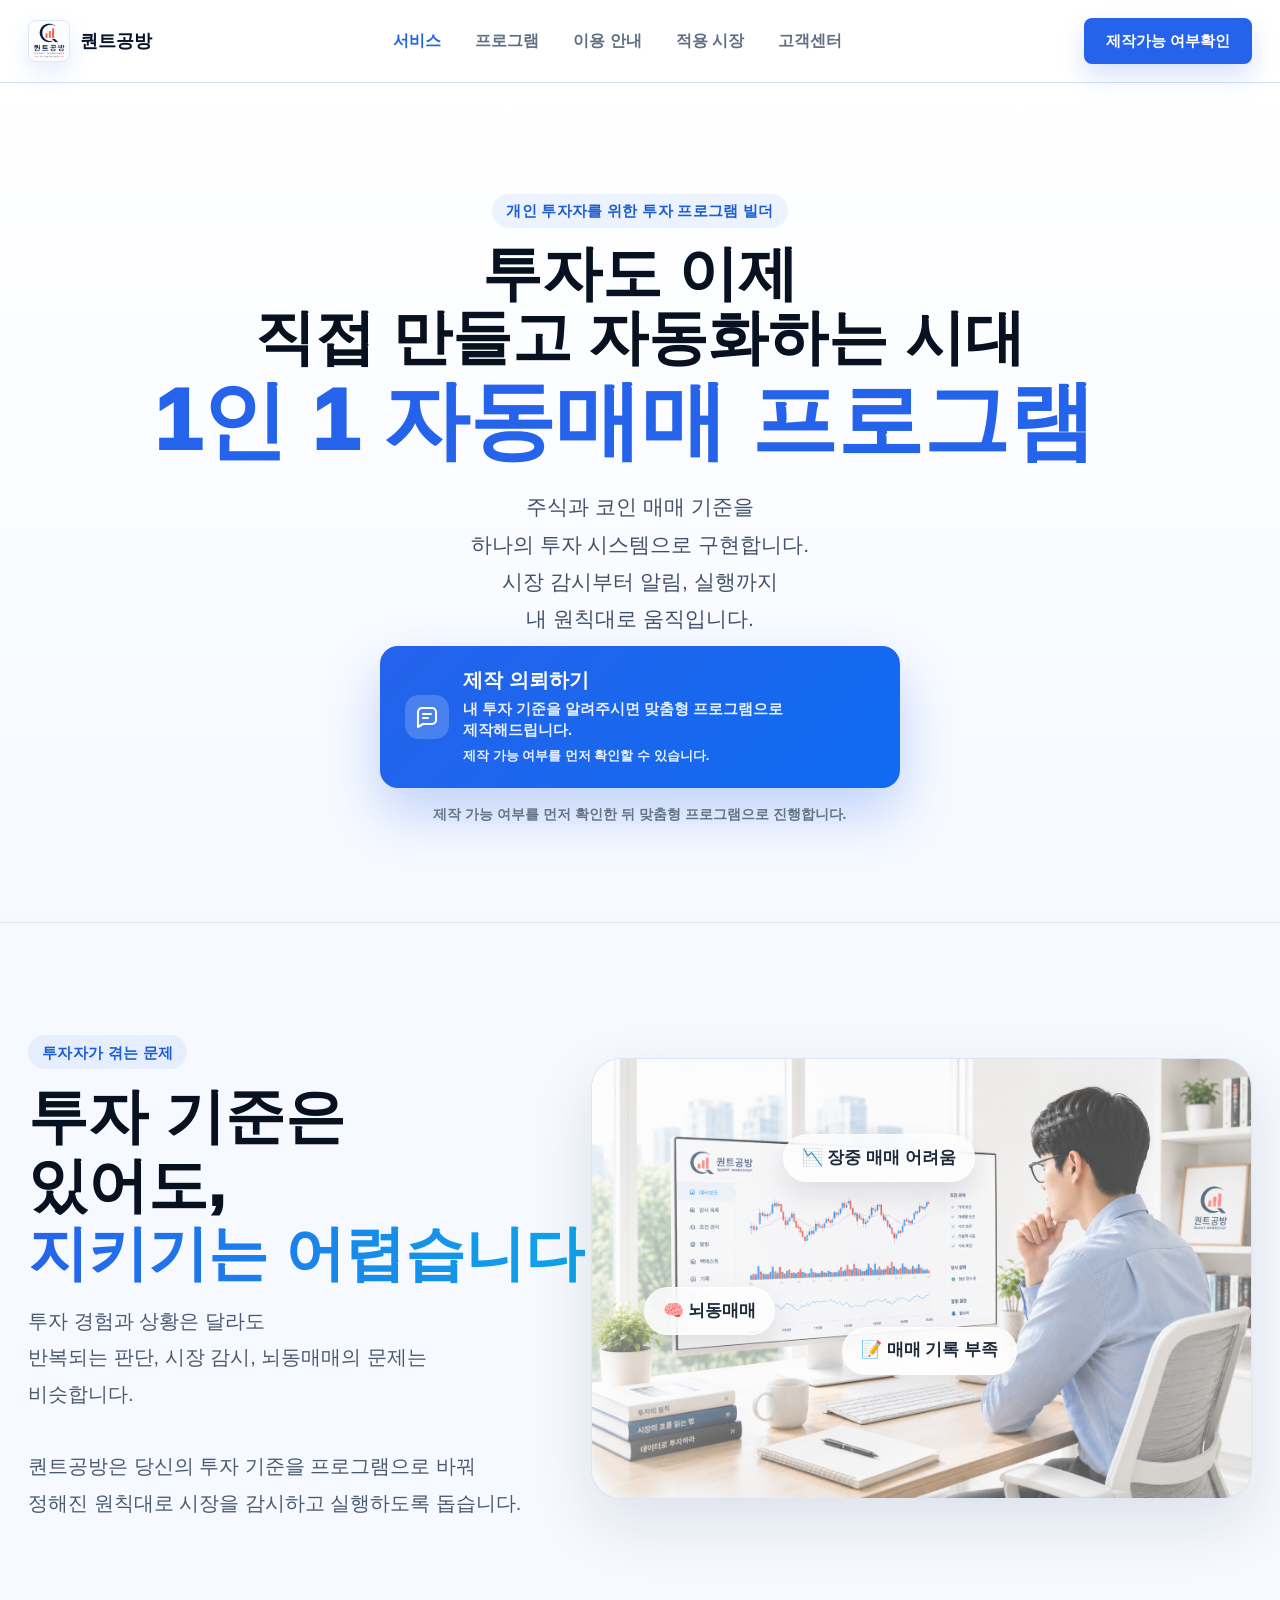
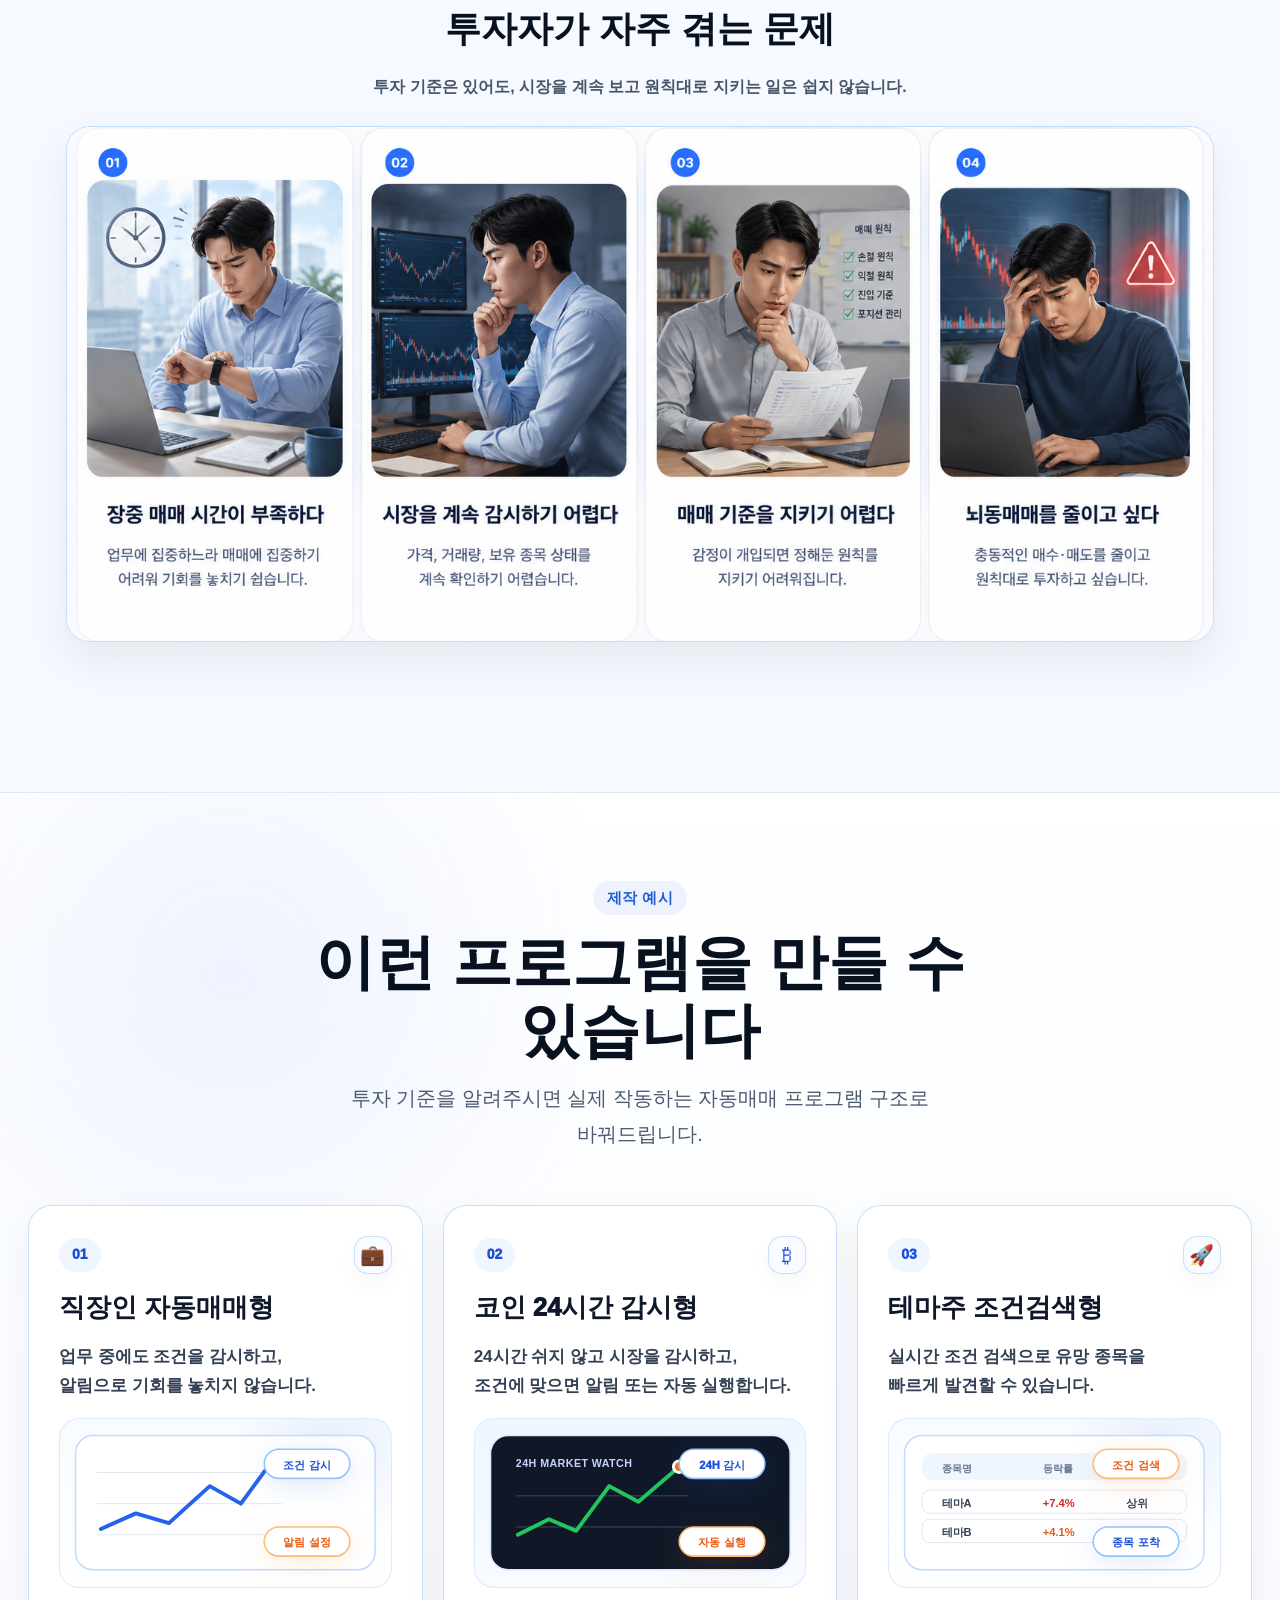
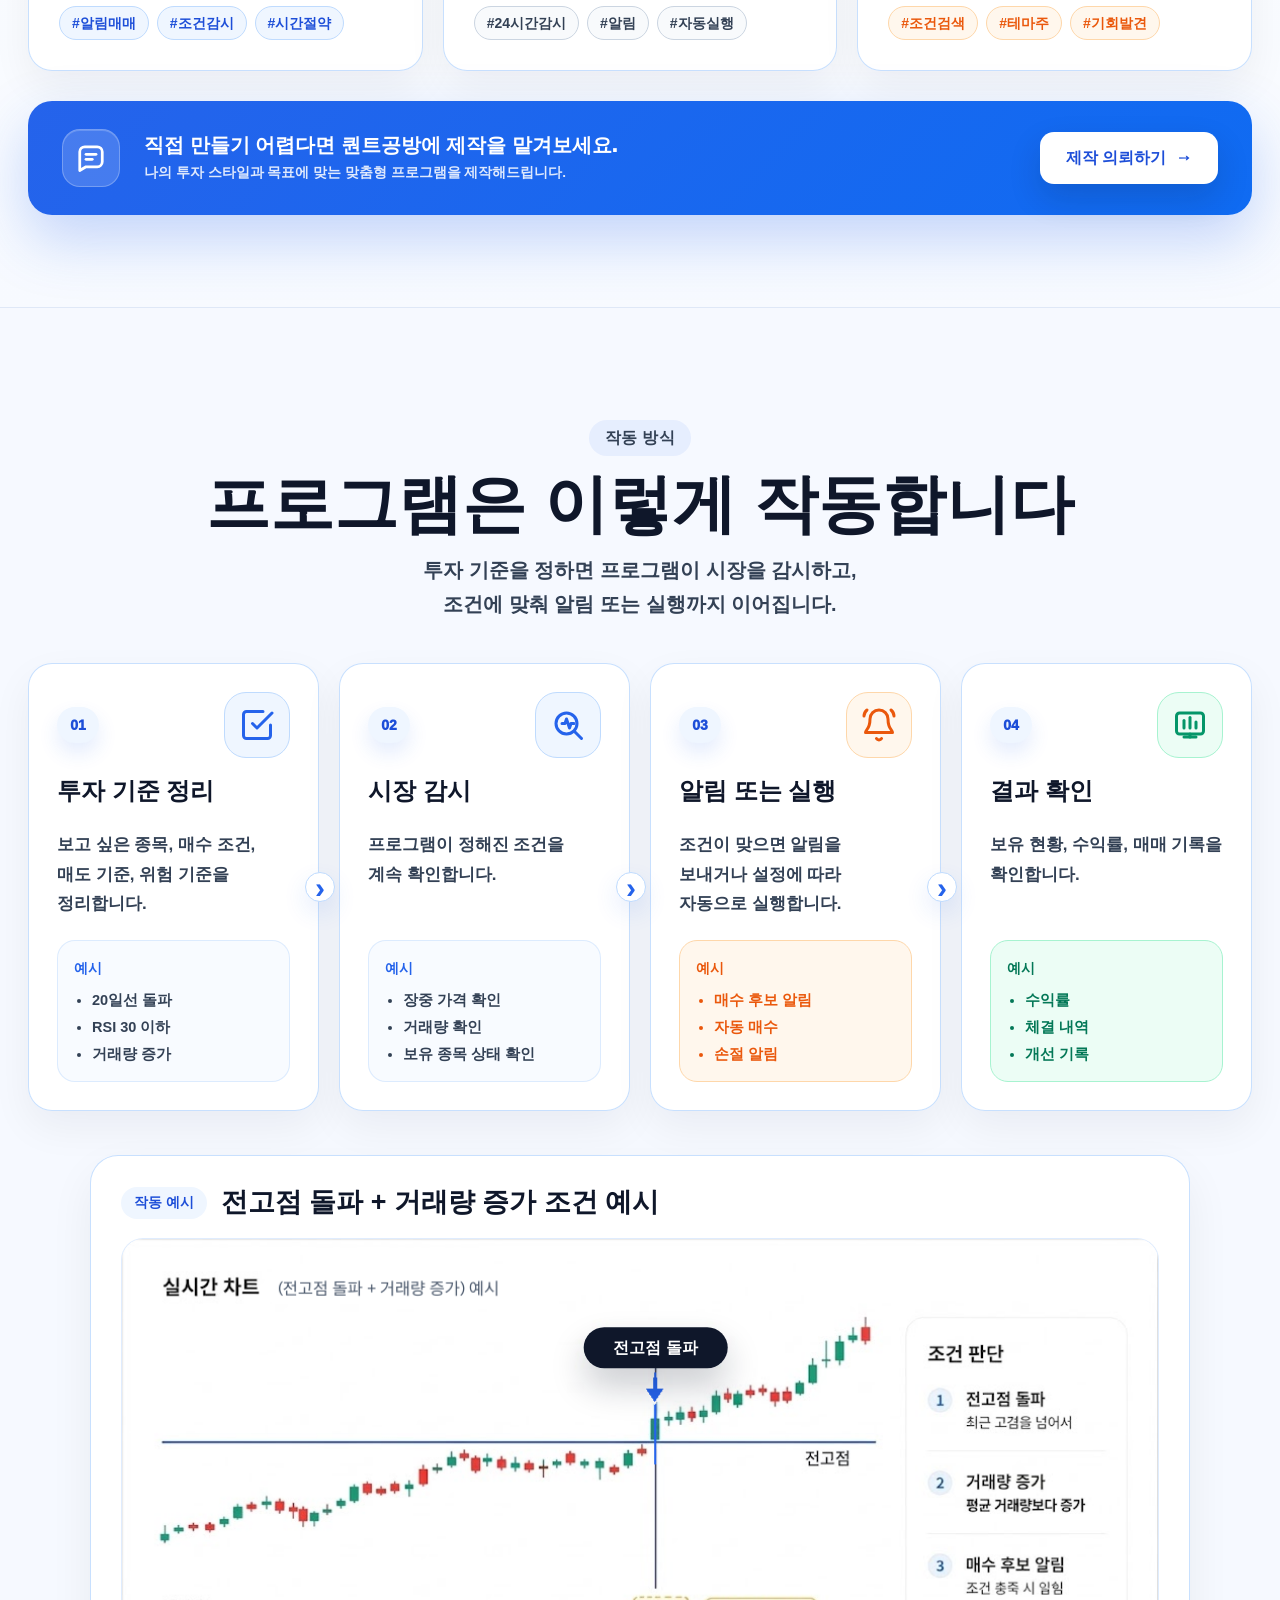
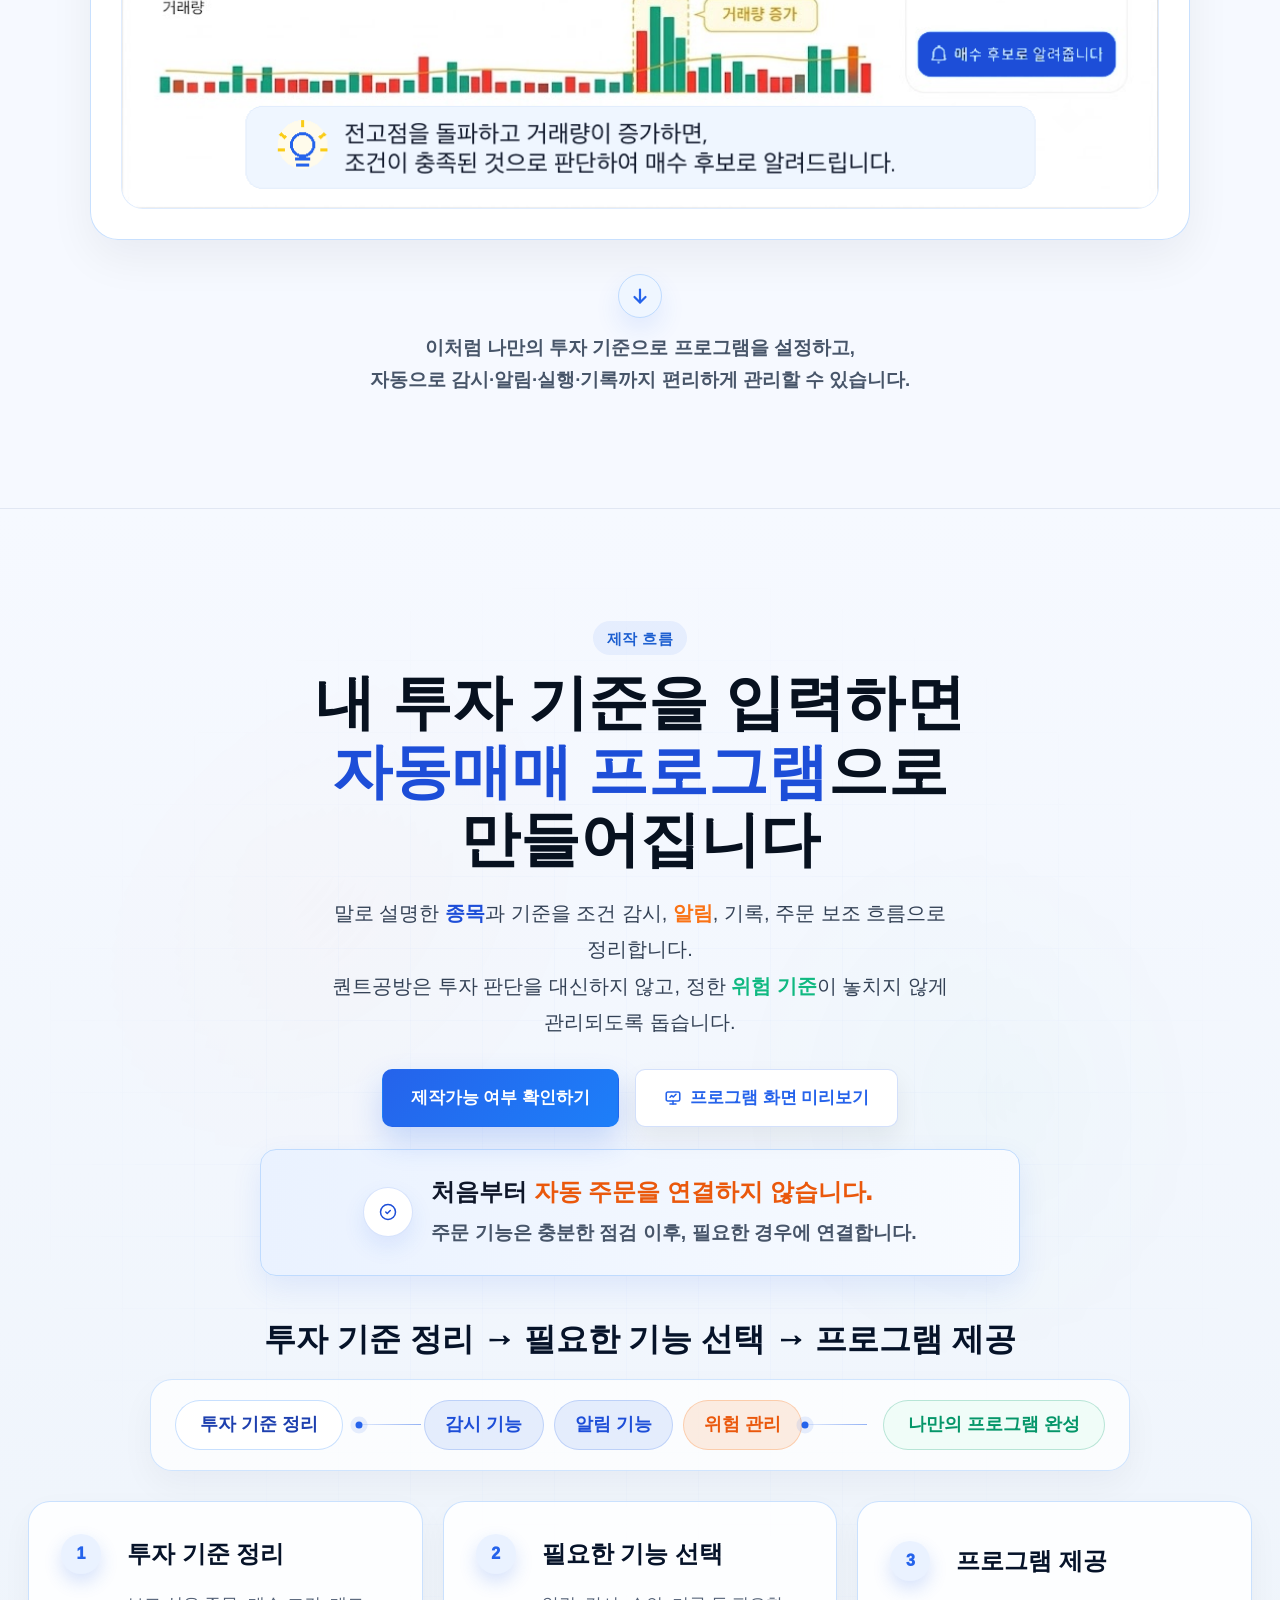
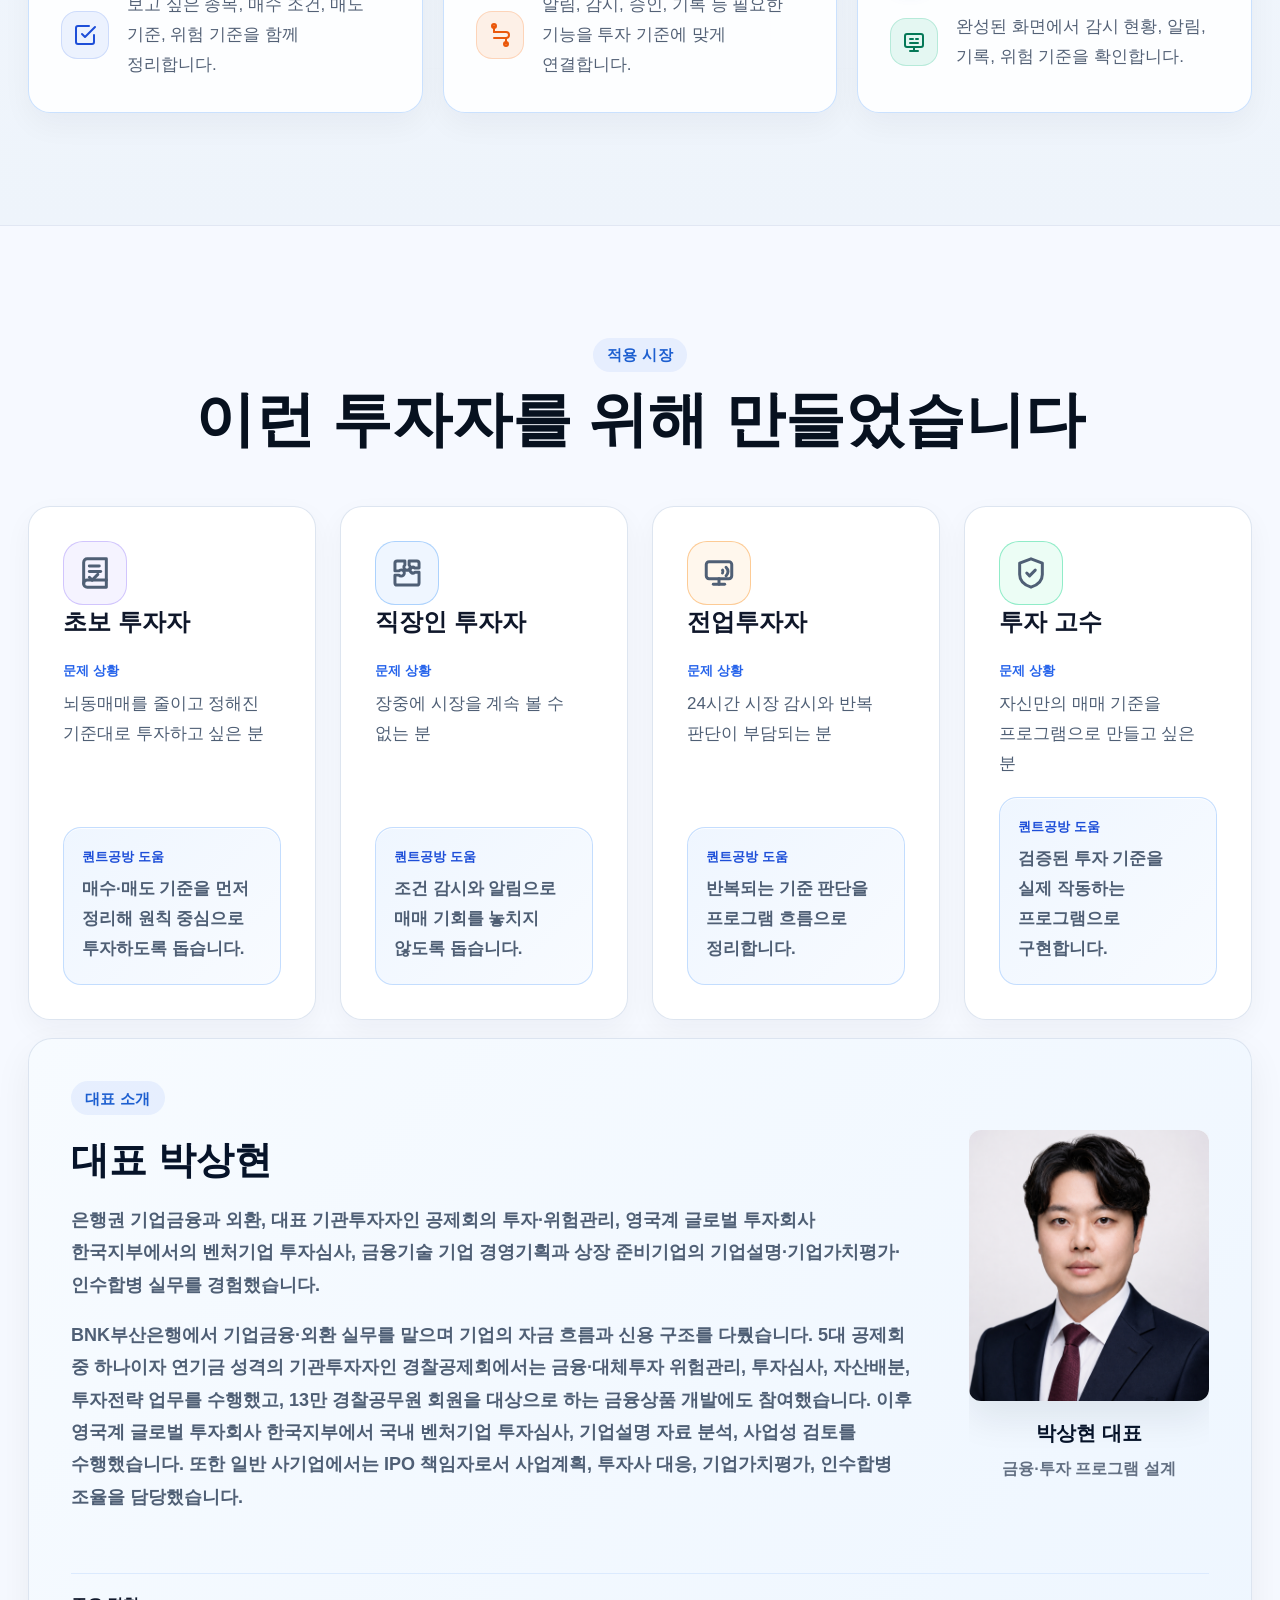
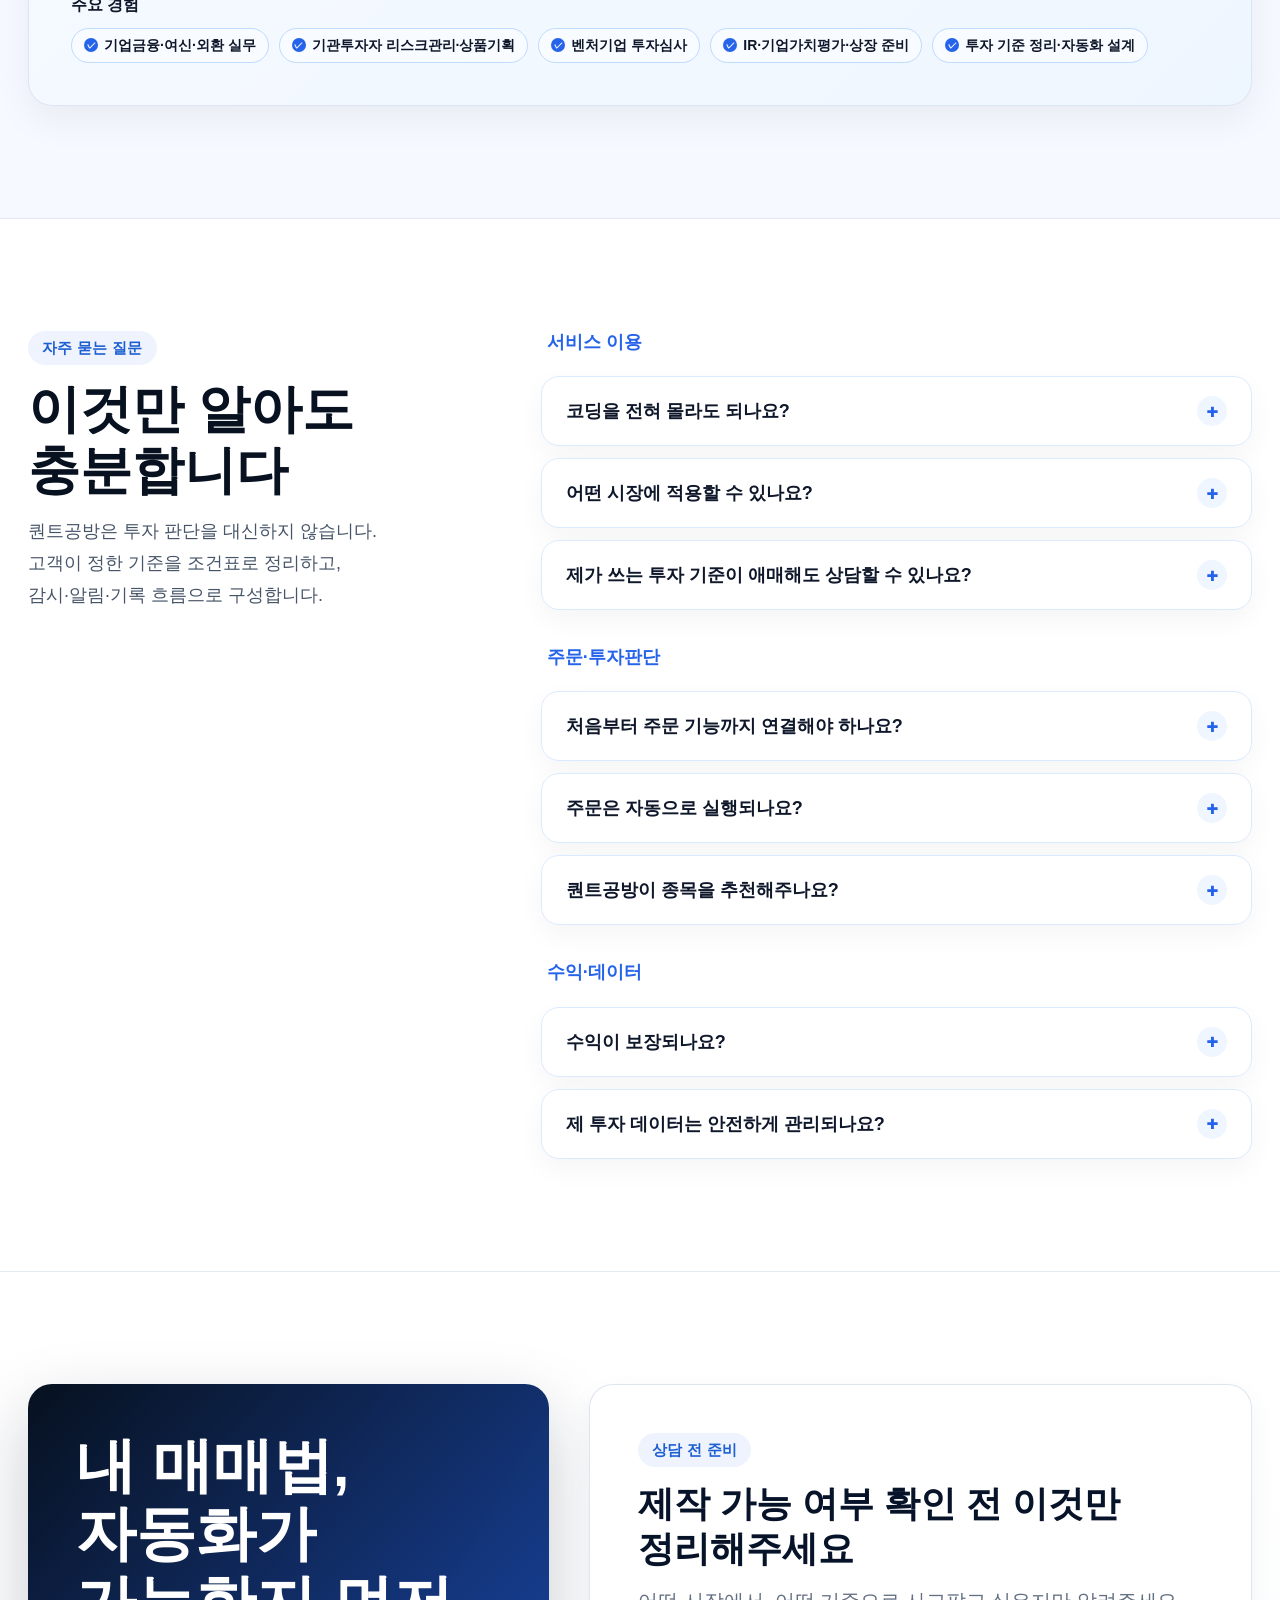
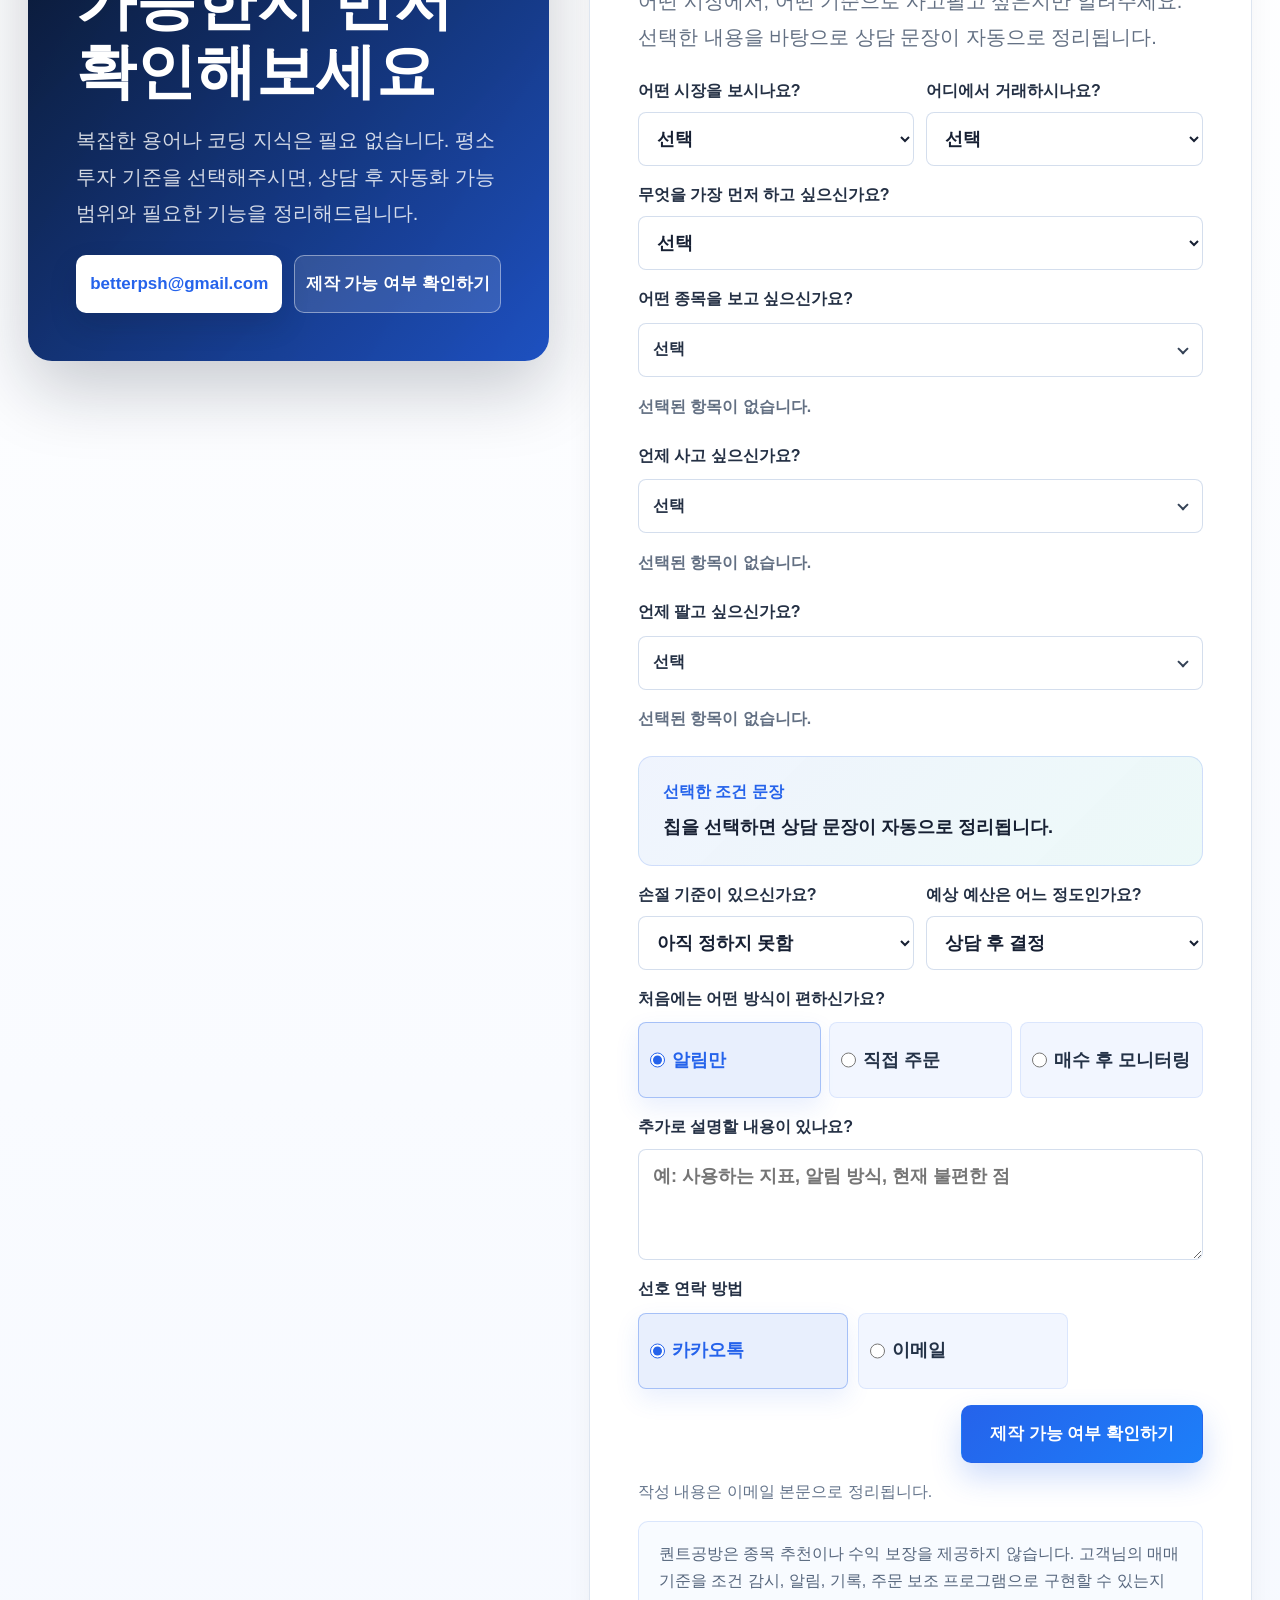
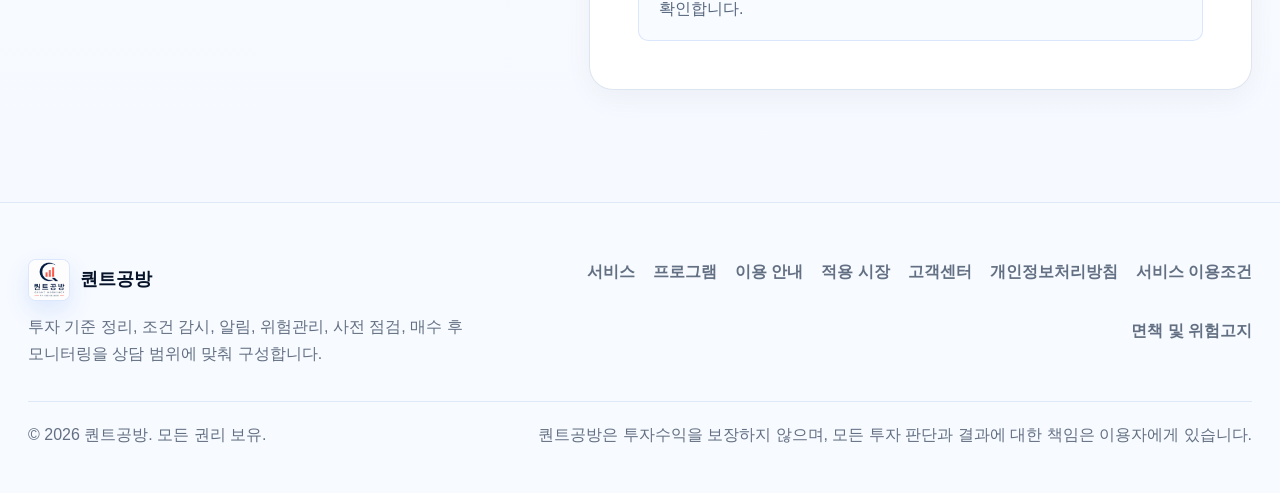
<file: index.html>
<!DOCTYPE html>
<html lang="ko">
<head>
  <meta charset="UTF-8" />
  <meta name="viewport" content="width=device-width, initial-scale=1.0" />
  <title>퀀트공방 | 당신의 투자 전략을 자동매매 프로그램으로 만듭니다</title>
  <meta name="description" content="퀀트공방은 개인 투자자의 투자 기준을 조건표로 정리하고, 감시·알림·점검·위험관리·주문 전 확인까지 단계적으로 구성하는 개인 투자 자동화 서비스입니다." />
  <meta name="keywords" content="퀀트공방, 개인 투자 자동화, 투자 기준 정리, 조건 감시, 알림, 위험관리, 매수 후 모니터링" />
  <meta name="robots" content="index, follow, max-image-preview:large, max-snippet:-1, max-video-preview:-1" />
  <meta name="author" content="퀀트공방" />
  <meta name="theme-color" content="#2563eb" />
  <meta property="og:type" content="website" />
  <meta property="og:locale" content="ko_KR" />
  <meta property="og:site_name" content="퀀트공방" />
  <meta property="og:title" content="퀀트공방 | 당신의 투자 전략을 자동매매 프로그램으로 만듭니다" />
  <meta property="og:description" content="1인 1투자 프로그램 시대를 여는 개인 투자 자동화 서비스입니다." />
  <meta property="og:image" content="./asset/CI.png" />
  <meta property="og:image:alt" content="퀀트공방 CI" />
  <meta name="twitter:card" content="summary" />
  <meta name="twitter:title" content="퀀트공방 | 당신의 투자 전략을 자동매매 프로그램으로 만듭니다" />
  <meta name="twitter:description" content="1인 1투자 프로그램 시대를 여는 개인 투자 자동화 서비스입니다." />
  <meta name="twitter:image" content="./asset/CI.png" />
  <link rel="icon" href="./asset/CI.png" type="image/png" />
  <script type="application/ld+json">
    {
      "@context": "https://schema.org",
      "@graph": [
        {
          "@type": "Organization",
          "@id": "#myquant-organization",
          "name": "퀀트공방",
          "alternateName": "퀀트공방",
          "description": "개인 투자자의 투자 기준을 조건표로 정리하고 조건 감시, 알림, 위험관리, 사전 점검, 주문 전 확인 기능으로 구성하는 개인 투자 자동화 서비스입니다.",
          "logo": "./asset/CI.png",
          "image": "./asset/CI.png",
          "email": "betterpsh@gmail.com",
          "telephone": "+82-10-4752-8421",
          "areaServed": {
            "@type": "Country",
            "name": "대한민국"
          },
          "founder": {
            "@id": "#park-sanghyun"
          }
        },
        {
          "@type": "Person",
          "@id": "#park-sanghyun",
          "name": "박상현",
          "jobTitle": "퀀트공방 대표",
          "image": "./asset/ceo.png",
          "description": "은행권 기업금융과 외환, 공제회 투자·위험관리, 벤처기업 투자심사, 금융기술 기업 경영기획 경험을 바탕으로 개인 투자 자동화 서비스를 설계합니다."
        },
        {
          "@type": "Service",
          "@id": "#myquant-service",
          "name": "개인 투자 기준 자동화 서비스",
          "serviceType": "개인 투자 자동화 서비스",
          "provider": {
            "@id": "#myquant-organization"
          },
          "areaServed": {
            "@type": "Country",
            "name": "대한민국"
          }
        }
      ]
    }
  </script>
  <link rel="stylesheet" href="./style.css?v=20260527-1" />
  <link rel="stylesheet" href="./home-v2.css?v=20260604-92" />
</head>
<body id="top">
  <a href="#main-content" class="skip-link">본문으로 바로가기</a>
  <div id="progress-bar" role="progressbar" aria-label="읽기 진행" aria-valuemin="0" aria-valuemax="100" aria-valuenow="0"></div>
  <div id="toast-container" aria-live="polite"></div>
  <button id="back-to-top" aria-label="맨 위로 이동" title="맨 위로">↑</button>

  <nav class="quick-contact-bar" aria-label="빠른 상담 문의">
    <a href="mailto:betterpsh@gmail.com" id="quick-email-btn">이메일</a>
    <a href="https://open.kakao.com/o/glUMmmwi" id="quick-kakao-btn" target="_blank" rel="noopener">카카오톡</a>
    <a href="#consultation-brief" id="quick-form-btn">제작 가능 여부</a>
  </nav>

  <div class="mobile-drawer" id="mobile-drawer" aria-hidden="true">
    <div class="drawer-overlay" id="drawer-overlay"></div>
    <nav class="drawer-panel" aria-label="모바일 메뉴">
      <a href="#service" class="drawer-link">서비스</a>
      <a href="#program" class="drawer-link">프로그램</a>
      <a href="#guide" class="drawer-link">이용 안내</a>
      <a href="#market" class="drawer-link">적용 시장</a>
      <a href="#contact" class="drawer-link drawer-cta">고객센터</a>
    </nav>
  </div>

  <header id="header" class="mq-header">
    <div class="mq-container mq-nav">
      <a href="#top" class="mq-logo" aria-label="퀀트공방 홈">
        <span class="mq-logo-mark" aria-hidden="true">
          <img src="./asset/CI.png" alt="" />
        </span>
        <span class="mq-logo-text">
          <strong>퀀트공방</strong>
        </span>
      </a>

      <nav class="nav-menu mq-nav-menu" aria-label="주요 메뉴" id="nav-menu">
        <a href="#service">서비스</a>
        <a href="#program">프로그램</a>
        <a href="#guide">이용 안내</a>
        <a href="#market">적용 시장</a>
        <a href="#contact">고객센터</a>
      </nav>

      <div class="mq-nav-right">
        <a href="#contact" class="nav-cta mq-nav-cta" id="nav-cta-btn">제작가능 여부확인</a>
        <button class="hamburger" id="hamburger" aria-expanded="false" aria-controls="mobile-drawer" aria-label="메뉴 열기">
          <span></span>
          <span></span>
          <span></span>
        </button>
      </div>
    </div>
  </header>

  <main id="main-content" class="mq-page" tabindex="-1">
    <section class="mq-hero" id="service" data-nav-section="service">
      <div class="mq-container mq-hero-grid">
        <div class="mq-hero-copy reveal">
          <p class="mq-eyebrow">개인 투자자를 위한 투자 프로그램 빌더</p>
          <h1 id="hero-h1" class="mq-typing-title" aria-label="투자도 이제 직접 만들고 자동화하는 시대, 1인 1 자동매매 프로그램">
            <span class="mq-type-line mq-type-line-one">투자도 이제</span>
            <span class="mq-type-line mq-type-line-two">직접 만들고 자동화하는 시대</span>
            <span class="mq-type-line mq-type-line-core">
              <em class="mq-core-desktop">1인 1 자동매매 프로그램</em>
              <span class="mq-core-mobile" aria-hidden="true">
                <em class="mq-core-mobile-line mq-core-mobile-line-one">1인 1 자동매매</em>
                <em class="mq-core-mobile-line mq-core-mobile-line-two">프로그램</em>
              </span>
            </span>
          </h1>
          <p class="mq-hero-desc">
            주식과 코인 매매 기준을<br />
            하나의 투자 시스템으로 구현합니다.<br />
            시장 감시부터 알림, 실행까지<br />
            내 원칙대로 움직입니다.
          </p>
          <div class="mq-hero-actions mq-hero-choice-actions" aria-label="제작 방식 선택">
            <a href="#contact" class="mq-hero-choice-card mq-hero-choice-card-request" id="hero-cta-secondary">
              <span class="mq-hero-choice-icon" aria-hidden="true">
                <svg viewBox="0 0 24 24"><path d="M21 15a4 4 0 0 1-4 4H8l-5 3V7a4 4 0 0 1 4-4h10a4 4 0 0 1 4 4Z" /><path d="M8 9h8" /><path d="M8 13h5" /></svg>
              </span>
              <span class="mq-hero-choice-copy">
                <strong>제작 의뢰하기</strong>
                <em>내 투자 기준을 알려주시면 맞춤형 프로그램으로 제작해드립니다.</em>
                <small>제작 가능 여부를 먼저 확인할 수 있습니다.</small>
              </span>
            </a>
          </div>
          <p class="mq-hero-choice-note">제작 가능 여부를 먼저 확인한 뒤 맞춤형 프로그램으로 진행합니다.</p>
        </div>

      </div>
    </section>

    <section class="mq-section mq-problem" id="problem" data-nav-section="service">
      <div class="mq-container">
        <div class="mq-split">
          <div class="mq-section-copy reveal">
            <p class="mq-section-label">투자자가 겪는 문제</p>
            <h2>투자 기준은 있어도,<br /><span class="hero-gradient-text">지키기는 어렵습니다</span></h2>
            <p>
              투자 경험과 상황은 달라도<br />
              반복되는 판단, 시장 감시, 뇌동매매의 문제는 비슷합니다.<br /><br />
              퀀트공방은 당신의 투자 기준을 프로그램으로 바꿔<br />
              정해진 원칙대로 시장을 감시하고 실행하도록 돕습니다.
            </p>
          </div>
          <div class="mq-photo-wrap reveal reveal-delay-1" data-image-slot="investor-workspace">
            <div class="mq-photo-card">
              <img src="./asset/image.png" alt="노트북 차트와 책, 식물, 노트와 펜이 놓인 밝은 투자 작업공간" loading="lazy" />
            </div>
            <div class="mq-monitor-toast" aria-hidden="true">
              <span>조건 감시 중</span>
              <span>매수 기준 확인</span>
              <span>손절 기준 대기</span>
              <span>기록 저장 완료</span>
            </div>
            <div class="mq-photo-overlay">
              <span class="float-slow float-delay-1">📉 장중 매매 어려움</span>
              <span class="float-slow float-delay-2">🧠 뇌동매매</span>
              <span class="float-slow float-delay-3">📝 매매 기록 부족</span>
            </div>
          </div>
        </div>

        <div class="mq-problem-panel reveal reveal-delay-2">
          <h3>투자자가 자주 겪는 문제</h3>
          <p class="mq-problem-panel-desc">투자 기준은 있어도, 시장을 계속 보고 원칙대로 지키는 일은 쉽지 않습니다.</p>
          <figure class="mq-problem-card-image">
            <img src="./asset/card.png" alt="투자자가 자주 겪는 네 가지 문제를 정리한 카드 이미지" loading="lazy" decoding="async" />
          </figure>
        </div>
      </div>
    </section>

    <section class="mq-program-case-section" id="program" data-nav-section="program">
      <div class="mq-container">
        <div class="mq-section-head reveal">
          <p class="mq-section-label">제작 예시</p>
          <h2>이런 프로그램을 만들 수 있습니다</h2>
          <p>
            투자 기준을 알려주시면 실제 작동하는 자동매매 프로그램 구조로 바꿔드립니다.
          </p>
        </div>

        <div class="mq-program-case-grid reveal reveal-delay-1">
          <article>
            <div class="mq-program-case-top">
              <span class="mq-program-case-label">01</span>
              <span class="mq-program-case-icon" aria-hidden="true">💼</span>
            </div>
            <h3>직장인 자동매매형</h3>
            <p class="mq-program-case-summary">
              업무 중에도 조건을 감시하고,<br />
              알림으로 기회를 놓치지 않습니다.
            </p>
            <div class="mq-program-case-preview mq-program-case-preview-work" aria-label="조건 감시와 알림 설정 예시 화면">
              <svg viewBox="0 0 340 170" role="img">
                <rect class="mini-screen" x="16" y="16" width="308" height="138" rx="18" />
                <path class="mini-grid" d="M38 54h190M38 86h190M38 118h190" />
                <path class="mini-chart" d="M42 112 78 96l34 10 42-38 32 18 38-52" />
                <circle class="mini-point" cx="224" cy="34" r="6" />
                <rect class="mini-label" x="210" y="30" width="88" height="30" rx="15" />
                <text class="mini-label-text" x="254" y="50" text-anchor="middle">조건 감시</text>
                <rect class="mini-label mini-label-orange" x="210" y="110" width="88" height="30" rx="15" />
                <text class="mini-label-text mini-label-text-orange" x="254" y="130" text-anchor="middle">알림 설정</text>
              </svg>
            </div>
            <div class="mq-program-case-tags" aria-label="직장인 자동매매형 특징">
              <span>#알림매매</span>
              <span>#조건감시</span>
              <span>#시간절약</span>
            </div>
          </article>
          <article>
            <div class="mq-program-case-top">
              <span class="mq-program-case-label">02</span>
              <span class="mq-program-case-icon" aria-hidden="true">₿</span>
            </div>
            <h3>코인 24시간 감시형</h3>
            <p class="mq-program-case-summary">
              24시간 쉬지 않고 시장을 감시하고,<br />
              조건에 맞으면 알림 또는 자동 실행합니다.
            </p>
            <div class="mq-program-case-preview mq-program-case-preview-coin" aria-label="코인 24시간 감시 예시 화면">
              <svg viewBox="0 0 340 170" role="img">
                <rect class="mini-dark-screen" x="16" y="16" width="308" height="138" rx="18" />
                <text class="mini-dark-title" x="42" y="48">24H MARKET WATCH</text>
                <path class="mini-dark-grid" d="M42 78h178M42 110h178" />
                <path class="mini-coin-chart" d="M44 118 76 102l28 12 34-46 30 16 42-36" />
                <circle class="mini-coin-point" cx="210" cy="48" r="6" />
                <rect class="mini-label" x="210" y="30" width="88" height="30" rx="15" />
                <text class="mini-label-text" x="254" y="50" text-anchor="middle">24H 감시</text>
                <rect class="mini-label mini-label-orange" x="210" y="110" width="88" height="30" rx="15" />
                <text class="mini-label-text mini-label-text-orange" x="254" y="130" text-anchor="middle">자동 실행</text>
              </svg>
            </div>
            <div class="mq-program-case-tags" aria-label="코인 24시간 감시형 특징">
              <span>#24시간감시</span>
              <span>#알림</span>
              <span>#자동실행</span>
            </div>
          </article>
          <article>
            <div class="mq-program-case-top">
              <span class="mq-program-case-label">03</span>
              <span class="mq-program-case-icon" aria-hidden="true">🚀</span>
            </div>
            <h3>테마주 조건검색형</h3>
            <p class="mq-program-case-summary">
              실시간 조건 검색으로 유망 종목을<br />
              빠르게 발견할 수 있습니다.
            </p>
            <div class="mq-program-case-preview mq-program-case-preview-theme" aria-label="테마주 조건검색 예시 화면">
              <svg viewBox="0 0 340 170" role="img">
                <rect class="mini-screen" x="16" y="16" width="308" height="138" rx="18" />
                <rect class="mini-table-head" x="34" y="34" width="272" height="28" rx="10" />
                <text class="mini-table-label" x="54" y="53">종목명</text>
                <text class="mini-table-label" x="158" y="53">등락률</text>
                <text class="mini-table-label" x="244" y="53">거래량</text>
                <g class="mini-table-row">
                  <rect x="34" y="72" width="272" height="24" rx="8" />
                  <text x="54" y="89">테마A</text>
                  <text class="mini-red" x="158" y="89">+7.4%</text>
                  <text x="244" y="89">상위</text>
                </g>
                <g class="mini-table-row">
                  <rect x="34" y="102" width="272" height="24" rx="8" />
                  <text x="54" y="119">테마B</text>
                  <text class="mini-orange" x="158" y="119">+4.1%</text>
                  <text x="244" y="119">증가</text>
                </g>
                <rect class="mini-label mini-label-orange" x="210" y="30" width="88" height="30" rx="15" />
                <text class="mini-label-text mini-label-text-orange" x="254" y="50" text-anchor="middle">조건 검색</text>
                <rect class="mini-label" x="210" y="110" width="88" height="30" rx="15" />
                <text class="mini-label-text" x="254" y="130" text-anchor="middle">종목 포착</text>
              </svg>
            </div>
            <div class="mq-program-case-tags" aria-label="테마주 조건검색형 특징">
              <span>#조건검색</span>
              <span>#테마주</span>
              <span>#기회발견</span>
            </div>
          </article>
        </div>

        <div class="mq-program-case-cta reveal reveal-delay-2">
          <span class="mq-program-case-cta-icon" aria-hidden="true">
            <svg viewBox="0 0 24 24"><path d="M21 15a4 4 0 0 1-4 4H8l-5 3V7a4 4 0 0 1 4-4h10a4 4 0 0 1 4 4Z" /><path d="M8 9h8" /><path d="M8 13h5" /></svg>
          </span>
          <div>
            <strong>직접 만들기 어렵다면 퀀트공방에 제작을 맡겨보세요.</strong>
            <p>나의 투자 스타일과 목표에 맞는 맞춤형 프로그램을 제작해드립니다.</p>
          </div>
          <a href="#contact" class="mq-program-case-cta-btn">제작 의뢰하기 <span aria-hidden="true">→</span></a>
        </div>
      </div>
    </section>

    <section class="mq-section mq-operation-section" id="process" data-nav-section="program">
      <div class="mq-container">
        <div class="mq-section-head reveal">
          <p class="mq-section-label">작동 방식</p>
          <h2>프로그램은 이렇게 작동합니다</h2>
          <p>
            투자 기준을 정하면 프로그램이 시장을 감시하고,<br />
            조건에 맞춰 알림 또는 실행까지 이어집니다.
          </p>
        </div>

        <div class="mq-operation-grid reveal reveal-delay-1" aria-label="프로그램 4단계 작동 방식">
          <article>
            <div class="mq-operation-card-head">
              <span class="mq-operation-number">01</span>
              <span class="mq-operation-icon" aria-hidden="true">
                <svg viewBox="0 0 24 24"><path d="M9 11l3 3L22 4" /><path d="M21 12v7a2 2 0 0 1-2 2H5a2 2 0 0 1-2-2V5a2 2 0 0 1 2-2h11" /></svg>
              </span>
            </div>
            <h3>투자 기준 정리</h3>
            <p>보고 싶은 종목, 매수 조건, 매도 기준, 위험 기준을 정리합니다.</p>
            <div class="mq-operation-example">
              <span>예시</span>
              <ul>
                <li>20일선 돌파</li>
                <li>RSI 30 이하</li>
                <li>거래량 증가</li>
              </ul>
            </div>
          </article>
          <article>
            <div class="mq-operation-card-head">
              <span class="mq-operation-number">02</span>
              <span class="mq-operation-icon" aria-hidden="true">
                <svg viewBox="0 0 24 24"><path d="M21 21l-4.35-4.35" /><circle cx="11" cy="11" r="7" /><path d="M8 11h2l1-3 2 6 1-3h2" /></svg>
              </span>
            </div>
            <h3>시장 감시</h3>
            <p>프로그램이 정해진 조건을 계속 확인합니다.</p>
            <div class="mq-operation-example">
              <span>예시</span>
              <ul>
                <li>장중 가격 확인</li>
                <li>거래량 확인</li>
                <li>보유 종목 상태 확인</li>
              </ul>
            </div>
          </article>
          <article>
            <div class="mq-operation-card-head">
              <span class="mq-operation-number">03</span>
              <span class="mq-operation-icon mq-operation-icon-orange" aria-hidden="true">
                <svg viewBox="0 0 24 24"><path d="M10.3 21a2 2 0 0 0 3.4 0" /><path d="M18 8a6 6 0 0 0-12 0c0 7-3 7-3 9h18c0-2-3-2-3-9" /><path d="M4 2C2.8 3 2 4.4 2 6" /><path d="M22 6c0-1.6-.8-3-2-4" /></svg>
              </span>
            </div>
            <h3>알림 또는 실행</h3>
            <p>조건이 맞으면 알림을 보내거나 설정에 따라 자동으로 실행합니다.</p>
            <div class="mq-operation-example mq-operation-example-orange">
              <span>예시</span>
              <ul>
                <li>매수 후보 알림</li>
                <li>자동 매수</li>
                <li>손절 알림</li>
              </ul>
            </div>
          </article>
          <article>
            <div class="mq-operation-card-head">
              <span class="mq-operation-number">04</span>
              <span class="mq-operation-icon mq-operation-icon-green" aria-hidden="true">
                <svg viewBox="0 0 24 24"><rect x="3" y="4" width="18" height="14" rx="2" /><path d="M8 20h8" /><path d="M12 18v2" /><path d="M8 14V9" /><path d="M12 14V7" /><path d="M16 14v-4" /></svg>
              </span>
            </div>
            <h3>결과 확인</h3>
            <p>보유 현황, 수익률, 매매 기록을 확인합니다.</p>
            <div class="mq-operation-example mq-operation-example-green">
              <span>예시</span>
              <ul>
                <li>수익률</li>
                <li>체결 내역</li>
                <li>개선 기록</li>
              </ul>
            </div>
          </article>
        </div>

        <div class="mq-operation-chart reveal reveal-delay-2">
          <div class="mq-operation-chart-head">
            <span>작동 예시</span>
            <strong>전고점 돌파 + 거래량 증가 조건 예시</strong>
          </div>
          <figure class="mq-operation-chart-card">
            <img src="./asset/po.png?v=20260605-2" alt="전고점 돌파와 거래량 증가 조건을 차트로 정리한 예시" loading="lazy" decoding="async" />
            <span class="mq-operation-breakout-badge" aria-hidden="true">전고점 돌파</span>
          </figure>
        </div>

        <div class="mq-operation-closing reveal reveal-delay-3">
          <span class="mq-operation-closing-icon" aria-hidden="true">
            <svg viewBox="0 0 24 24"><path d="M12 5v14" /><path d="m6 13 6 6 6-6" /></svg>
          </span>
          <p>
            이처럼 나만의 투자 기준으로 프로그램을 설정하고,<br />
            자동으로 감시·알림·실행·기록까지 편리하게 관리할 수 있습니다.
          </p>
        </div>
      </div>
    </section>

    <span id="self-start" class="mq-section-anchor" aria-hidden="true"></span>
    <section class="mq-section mq-system-section mq-program-section" id="guide">
      <div class="mq-container">
        <div class="mq-program-grid">
          <div class="mq-system-copy mq-program-copy reveal">
            <p class="mq-section-label">제작 흐름</p>
            <h2>내 투자 기준을 입력하면<br /><span class="mq-program-emphasis mq-program-emphasis-blue">자동매매 프로그램</span>으로 만들어집니다</h2>
            <p>
              말로 설명한 <span class="mq-program-emphasis mq-program-emphasis-blue">종목</span>과 기준을 조건 감시,
              <span class="mq-program-emphasis mq-program-emphasis-orange">알림</span>, 기록, 주문 보조 흐름으로 정리합니다.<br />
              퀀트공방은 투자 판단을 대신하지 않고, 정한
              <span class="mq-program-emphasis mq-program-emphasis-green">위험 기준</span>이 놓치지 않게 관리되도록 돕습니다.
            </p>
            <p class="mq-program-preview-hint">실제 화면이 궁금하다면 샘플 프로그램을 먼저 확인해보세요.</p>
            <div class="mq-program-actions">
              <a href="#contact" class="mq-btn mq-btn-primary">제작가능 여부 확인하기</a>
              <button type="button" class="mq-btn mq-btn-secondary" id="sample-program-btn">
                <span class="mq-program-preview-icon" aria-hidden="true">
                  <svg viewBox="0 0 24 24"><rect x="3" y="4" width="18" height="12" rx="2" /><path d="M8 20h8" /><path d="M12 16v4" /><path d="m8 11 2.2-2.2 2.2 1.8L16 7" /></svg>
                </span>
                프로그램 화면 미리보기
              </button>
            </div>
            <div class="mq-program-callout">
              <span class="mq-program-callout-icon" aria-hidden="true">
                <svg viewBox="0 0 24 24"><path d="m9 12 2 2 4-4" /><circle cx="12" cy="12" r="10" /></svg>
              </span>
              <strong>
                처음부터 <span class="mq-program-callout-warn">자동 주문을 연결하지 않습니다.</span><br />
                <small>주문 기능은 충분한 점검 이후, 필요한 경우에 연결합니다.</small>
              </strong>
            </div>
          </div>

          <div class="mq-program-preview reveal reveal-delay-1" id="program-preview" aria-label="고객 전용 데스크톱 프로그램 샘플 화면">
            <div class="mq-desktop-window">
              <div class="mq-desktop-titlebar">
                <div class="mq-window-controls" aria-hidden="true"><span></span><span></span><span></span></div>
                <strong>퀀트공방 Desktop Client · 고객 전용 투자 운영 프로그램</strong>
                <div class="mq-window-status">
                  <span>session: LIVE</span>
                  <span>sync: 14:32:08</span>
                </div>
              </div>

              <div class="mq-desktop-body">
                <aside class="mq-desktop-sidebar">
                  <div class="mq-sidebar-brand">
                    <img src="./asset/CI.png" alt="퀀트공방 CI" />
                    <div><strong>퀀트공방</strong></div>
                  </div>
                  <div class="mq-sidebar-strategy">
                    <span>현재 전략</span>
                    <strong>전고점 돌파 + 거래량 증가</strong>
                  </div>
                  <nav class="mq-sidebar-menu" aria-label="프로그램 메뉴">
                    <span><svg viewBox="0 0 24 24"><rect x="3" y="3" width="7" height="8" rx="1.5" /><rect x="14" y="3" width="7" height="5" rx="1.5" /><rect x="14" y="12" width="7" height="9" rx="1.5" /><rect x="3" y="15" width="7" height="6" rx="1.5" /></svg>대시보드</span>
                    <span><svg viewBox="0 0 24 24"><path d="M6 3v6" /><path d="M18 15v6" /><path d="M6 9h12a3 3 0 0 1 3 3v0a3 3 0 0 1-3 3H6" /><circle cx="6" cy="3" r="2" /><circle cx="18" cy="21" r="2" /></svg>작동 흐름</span>
                    <span><svg viewBox="0 0 24 24"><path d="M2 12s4-7 10-7 10 7 10 7-4 7-10 7S2 12 2 12Z" /><circle cx="12" cy="12" r="3" /></svg>조건 감시</span>
                    <span><svg viewBox="0 0 24 24"><path d="M20 13c0 5-3.5 7.5-8 9-4.5-1.5-8-4-8-9V5l8-3 8 3z" /><path d="m9 12 2 2 4-4" /></svg>위험 기준</span>
                    <span><svg viewBox="0 0 24 24"><path d="M10.3 21a2 2 0 0 0 3.4 0" /><path d="M18 8a6 6 0 0 0-12 0c0 7-3 7-3 9h18c0-2-3-2-3-9" /></svg>실행 로그</span>
                    <span><svg viewBox="0 0 24 24"><path d="M8 21h8" /><path d="M12 17v4" /><path d="M7 4h10a2 2 0 0 1 2 2v11H5V6a2 2 0 0 1 2-2Z" /><path d="M8 8h8" /><path d="M8 12h5" /></svg>기록/복기</span>
                    <span><svg viewBox="0 0 24 24"><path d="M12 15.5a3.5 3.5 0 1 0 0-7 3.5 3.5 0 0 0 0 7Z" /><path d="M19.4 15a1.7 1.7 0 0 0 .34 1.88l.06.06a2 2 0 0 1-2.83 2.83l-.06-.06A1.7 1.7 0 0 0 15 19.4a1.7 1.7 0 0 0-1 .6l-.08.08a2 2 0 0 1-3.84 0L10 20a1.7 1.7 0 0 0-1-.6 1.7 1.7 0 0 0-1.88.34l-.06.06a2 2 0 0 1-2.83-2.83l.06-.06A1.7 1.7 0 0 0 4.6 15a1.7 1.7 0 0 0-.6-1l-.08-.08a2 2 0 0 1 0-3.84L4 10a1.7 1.7 0 0 0 .6-1 1.7 1.7 0 0 0-.34-1.88l-.06-.06a2 2 0 0 1 2.83-2.83l.06.06A1.7 1.7 0 0 0 9 4.6a1.7 1.7 0 0 0 1-.6l.08-.08a2 2 0 0 1 3.84 0L14 4a1.7 1.7 0 0 0 1 .6 1.7 1.7 0 0 0 1.88-.34l.06-.06a2 2 0 0 1 2.83 2.83l-.06.06A1.7 1.7 0 0 0 19.4 9c0 .37.12.72.34 1l.08.08a2 2 0 0 1 0 3.84L19.74 14c-.22.28-.34.63-.34 1Z" /></svg>환경 설정</span>
                  </nav>
                  <div class="mq-sidebar-status-card">
                    <span>고객 제공 모드</span>
                    <strong>맞춤 자동매매 프로그램</strong>
                    <b>RUNNING</b>
                    <small>감시 · 알림 · 실행 · 기록</small>
                  </div>
                </aside>

                <div class="mq-desktop-main">
                  <header class="mq-preview-header">
                    <div>
                      <span class="mq-preview-kicker"><svg viewBox="0 0 24 24"><path d="M22 12h-4l-3 8L9 4l-3 8H2" /></svg>실행 상태</span>
                      <h3>나의 투자 프로그램</h3>
                      <p>상담한 기준을 바탕으로 시장 감시, 알림 또는 실행, 결과 확인을 한 화면에서 운영합니다.</p>
                    </div>
                    <span class="mq-preview-running">실행 중</span>
                  </header>

                  <div class="mq-preview-metrics" aria-label="상태 요약">
                    <div class="mq-preview-metric"><span>감시 대상</span><strong>24</strong><i>종목</i></div>
                    <div class="mq-preview-metric"><span>조건 충족</span><strong>3</strong><i>오늘</i></div>
                    <div class="mq-preview-metric"><span>알림 전송</span><strong>7</strong><i>건</i></div>
                    <div class="mq-preview-metric"><span>위험 상태</span><strong>안정</strong><i>정상</i></div>
                    <div class="mq-preview-metric"><span>기록 저장</span><strong>72</strong><i>이벤트</i></div>
                  </div>

                  <section class="mq-preview-flow-card" aria-label="프로그램 작동 흐름">
                    <h4>프로그램 작동 흐름</h4>
                    <div class="mq-preview-module-flow">
                      <span><em>1</em><strong>투자 기준 정리</strong><small>종목·매수·매도 기준 정리</small></span>
                      <b aria-hidden="true">→</b>
                      <span><em>2</em><strong>시장 감시</strong><small>정해진 조건 계속 확인</small></span>
                      <b aria-hidden="true">→</b>
                      <span><em>3</em><strong>알림 또는 실행</strong><small>조건 충족 시 알림/실행</small></span>
                      <b aria-hidden="true">→</b>
                      <span><em>4</em><strong>결과 확인</strong><small>현황·수익률·기록 확인</small></span>
                    </div>
                  </section>

                  <div class="mq-preview-condition-flow" aria-label="입력조건과 조건 감시 상태">
                    <span class="mq-preview-condition-label">입력 조건</span>
                    <div class="mq-preview-condition-chips">
                      <span class="mq-preview-condition-chip">전고점 돌파</span>
                      <b aria-hidden="true">+</b>
                      <span class="mq-preview-condition-chip">거래량 증가</span>
                      <b aria-hidden="true">→</b>
                      <span class="mq-preview-condition-chip mq-preview-condition-chip-alert">매수 후보 알림</span>
                    </div>
                    <span class="mq-preview-condition-status"><i aria-hidden="true"></i>조건 감시 중</span>
                  </div>

                  <div class="mq-preview-workspace">
                    <section class="mq-preview-card mq-preview-chart-card">
                      <div class="mq-preview-card-head"><span><svg viewBox="0 0 24 24"><path d="M3 3v18h18" /><path d="m7 16 4-4 3 3 5-7" /></svg>실시간 차트</span><i>조건 충족 지점</i></div>
                      <img class="mq-preview-chart-image" src="./asset/po.png?v=20260605-2" alt="전고점 돌파와 거래량 증가가 함께 나타나는 실제 차트 예시" loading="lazy" decoding="async" />
                    </section>

                    <section class="mq-preview-card mq-condition-card">
                      <div class="mq-preview-card-head"><span><svg viewBox="0 0 24 24"><path d="M14 2H6a2 2 0 0 0-2 2v16a2 2 0 0 0 2 2h12a2 2 0 0 0 2-2V8Z" /><path d="M14 2v6h6" /><path d="M8 13h8" /><path d="M8 17h6" /></svg>조건표</span></div>
                      <dl class="mq-condition-rows">
                        <div><dt>감시 대상</dt><dd>관심종목 + 보유종목</dd></div>
                        <div><dt>1차 조건</dt><dd>전고점 돌파</dd></div>
                        <div><dt>2차 조건</dt><dd>거래량 20일 평균 대비 150%</dd></div>
                        <div><dt>알림</dt><dd>텔레그램 or Discord</dd></div>
                        <div><dt>손절 기준</dt><dd>-3%</dd></div>
                        <div><dt>익절 기준</dt><dd>+5%</dd></div>
                      </dl>
                    </section>

                    <section class="mq-preview-card mq-signal-card">
                      <div class="mq-preview-card-head"><span><svg viewBox="0 0 24 24"><path d="m9 12 2 2 4-4" /><circle cx="12" cy="12" r="10" /></svg>최근 신호</span></div>
                      <ul class="mq-signal-list">
                        <li><b>삼성전자</b><span>전고점 돌파 + 거래량 증가</span><i class="is-good">충족 · 14:32</i></li>
                        <li><b>NAVER</b><span>위험 기준 점검</span><i class="is-check">확인 · 13:18</i></li>
                        <li><b>KODEX200</b><span>거래량 증가</span><i>관찰 · 10:08</i></li>
                        <li><b>현대차</b><span>조건 미충족</span><i class="is-stable">정상 · 09:45</i></li>
                      </ul>
                    </section>

                    <section class="mq-preview-card mq-record-card">
                      <div class="mq-preview-card-head"><span><svg viewBox="0 0 24 24"><path d="M8 21h8" /><path d="M12 17v4" /><path d="M7 4h10a2 2 0 0 1 2 2v11H5V6a2 2 0 0 1 2-2Z" /><path d="M8 9h8" /><path d="M8 13h5" /></svg>기록 저장</span></div>
                      <ul class="mq-record-list">
                        <li><b>14:32</b><span>전고점 돌파 조건 확인</span></li>
                        <li><b>14:33</b><span>매수 후보 알림 전송</span></li>
                        <li><b>14:40</b><span>위험 기준 정상 확인</span></li>
                        <li><b>15:10</b><span>결과 기록 저장 완료</span></li>
                      </ul>
                    </section>
                  </div>
                </div>
              </div>
            </div>
          </div>
        </div>

        <div class="mq-program-steps reveal reveal-delay-2">
          <h3>투자 기준 정리 → 필요한 기능 선택 → 프로그램 제공</h3>
          <div class="mq-assembly-flow" aria-label="투자 기준 정리에서 필요한 기능 선택을 거쳐 나만의 프로그램이 완성되는 흐름">
            <span class="mq-assembly-chip mq-assembly-input">투자 기준 정리</span>
            <span class="mq-assembly-link" aria-hidden="true"></span>
            <div class="mq-assembly-modules" aria-label="필요한 기능">
              <span class="is-map">감시 기능</span>
              <span class="is-watch">알림 기능</span>
              <span class="is-alarm">위험 관리</span>
            </div>
            <span class="mq-assembly-link mq-assembly-link-late" aria-hidden="true"></span>
            <span class="mq-assembly-chip mq-assembly-output">나만의 프로그램 완성</span>
          </div>
          <div class="mq-program-step-grid">
            <article>
              <b>1</b>
              <span class="mq-program-step-icon" aria-hidden="true">
                <svg viewBox="0 0 24 24"><path d="M9 11l3 3L22 4" /><path d="M21 12v7a2 2 0 0 1-2 2H5a2 2 0 0 1-2-2V5a2 2 0 0 1 2-2h11" /></svg>
              </span>
              <strong>투자 기준 정리</strong>
              <p>보고 싶은 종목, 매수 조건, 매도 기준, 위험 기준을 함께 정리합니다.</p>
            </article>
            <article>
              <b>2</b>
              <span class="mq-program-step-icon" aria-hidden="true">
                <svg viewBox="0 0 24 24"><path d="M6 3v6" /><path d="M18 15v6" /><path d="M6 9h12a3 3 0 0 1 3 3v0a3 3 0 0 1-3 3H6" /><circle cx="6" cy="3" r="2" /><circle cx="18" cy="21" r="2" /></svg>
              </span>
              <strong>필요한 기능 선택</strong>
              <p>알림, 감시, 승인, 기록 등 필요한 기능을 투자 기준에 맞게 연결합니다.</p>
            </article>
            <article>
              <b>3</b>
              <span class="mq-program-step-icon" aria-hidden="true">
                <svg viewBox="0 0 24 24"><rect x="3" y="4" width="18" height="13" rx="2" /><path d="M8 21h8" /><path d="M12 17v4" /><path d="M8 9h3" /><path d="M8 13h8" /><path d="M14 9h2" /></svg>
              </span>
              <strong>프로그램 제공</strong>
              <p>완성된 화면에서 감시 현황, 알림, 기록, 위험 기준을 확인합니다.</p>
            </article>
          </div>
        </div>
      </div>
    </section>

    <section class="mq-section mq-trust-section" id="market">
      <div class="mq-container">
        <div class="mq-section-head reveal">
          <p class="mq-section-label">적용 시장</p>
          <h2>이런 투자자를 위해 만들었습니다</h2>
        </div>

        <div class="mq-target-grid reveal reveal-delay-1">
          <article>
            <div class="mq-target-card-head">
              <span class="mq-target-icon mq-target-icon-purple" aria-hidden="true">
                <svg viewBox="0 0 24 24"><path d="M4 19.5A2.5 2.5 0 0 1 6.5 17H20" /><path d="M4 4.5A2.5 2.5 0 0 1 6.5 2H20v20H6.5A2.5 2.5 0 0 1 4 19.5z" /><path d="M8 7h7" /><path d="M8 11h8" /><path d="m8 15 2 2 4-4" /></svg>
              </span>
              <strong>초보 투자자</strong>
            </div>
            <p class="mq-target-problem"><b>문제 상황</b><span>뇌동매매를 줄이고 정해진 기준대로 투자하고 싶은 분</span></p>
            <div class="mq-target-help"><b>퀀트공방 도움</b><span>매수·매도 기준을 먼저 정리해 원칙 중심으로 투자하도록 돕습니다.</span></div>
          </article>
          <article>
            <div class="mq-target-card-head">
              <span class="mq-target-icon mq-target-icon-blue" aria-hidden="true">
                <svg viewBox="0 0 24 24"><path d="M20.5 11.5h-3a2 2 0 1 1 0-3h3V5a1.5 1.5 0 0 0-1.5-1.5h-5.5v2.8a2.2 2.2 0 1 1-3 0V3.5H5A1.5 1.5 0 0 0 3.5 5v5.5h2.8a2.2 2.2 0 1 1 0 3H3.5V19A1.5 1.5 0 0 0 5 20.5h14A1.5 1.5 0 0 0 20.5 19Z" /></svg>
              </span>
              <strong>직장인 투자자</strong>
            </div>
            <p class="mq-target-problem"><b>문제 상황</b><span>장중에 시장을 계속 볼 수 없는 분</span></p>
            <div class="mq-target-help"><b>퀀트공방 도움</b><span>조건 감시와 알림으로 매매 기회를 놓치지 않도록 돕습니다.</span></div>
          </article>
          <article>
            <div class="mq-target-card-head">
              <span class="mq-target-icon mq-target-icon-orange" aria-hidden="true">
                <svg viewBox="0 0 24 24"><rect x="3" y="4" width="18" height="12" rx="2" /><path d="M8 20h8" /><path d="M12 16v4" /><path d="M17 8a4 4 0 0 1 0 6" /><path d="M14.5 10a1.8 1.8 0 0 1 0 2" /></svg>
              </span>
              <strong>전업투자자</strong>
            </div>
            <p class="mq-target-problem"><b>문제 상황</b><span>24시간 시장 감시와 반복 판단이 부담되는 분</span></p>
            <div class="mq-target-help"><b>퀀트공방 도움</b><span>반복되는 기준 판단을 프로그램 흐름으로 정리합니다.</span></div>
          </article>
          <article>
            <div class="mq-target-card-head">
              <span class="mq-target-icon mq-target-icon-green" aria-hidden="true">
                <svg viewBox="0 0 24 24"><path d="M20 13c0 5-3.5 7.5-8 9-4.5-1.5-8-4-8-9V5l8-3 8 3z" /><path d="m9 12 2 2 4-4" /></svg>
              </span>
              <strong>투자 고수</strong>
            </div>
            <p class="mq-target-problem"><b>문제 상황</b><span>자신만의 매매 기준을 프로그램으로 만들고 싶은 분</span></p>
            <div class="mq-target-help"><b>퀀트공방 도움</b><span>검증된 투자 기준을 실제 작동하는 프로그램으로 구현합니다.</span></div>
          </article>
        </div>

        <div class="mq-founder-panel reveal reveal-delay-2">
          <div class="mq-founder-copy">
            <p class="mq-section-label">대표 소개</p>
            <h3>대표 박상현</h3>
            <p>
              은행권 기업금융과 외환, 대표 기관투자자인 공제회의 투자·위험관리,
              영국계 글로벌 투자회사 한국지부에서의 벤처기업 투자심사,
              금융기술 기업 경영기획과 상장 준비기업의 기업설명·기업가치평가·인수합병 실무를 경험했습니다.
            </p>
            <p>
              BNK부산은행에서 기업금융·외환 실무를 맡으며 기업의 자금 흐름과 신용 구조를 다뤘습니다.
              5대 공제회 중 하나이자 연기금 성격의 기관투자자인 경찰공제회에서는 금융·대체투자 위험관리,
              투자심사, 자산배분, 투자전략 업무를 수행했고, 13만 경찰공무원 회원을 대상으로 하는 금융상품 개발에도 참여했습니다.
              이후 영국계 글로벌 투자회사 한국지부에서 국내 벤처기업 투자심사, 기업설명 자료 분석,
              사업성 검토를 수행했습니다. 또한 일반 사기업에서는 IPO 책임자로서 사업계획,
              투자사 대응, 기업가치평가, 인수합병 조율을 담당했습니다.
            </p>
          </div>
          <figure class="mq-founder-photo">
            <img src="./asset/ceo.png" alt="퀀트공방 대표 박상현" loading="lazy" decoding="async" />
            <figcaption>
              <strong>박상현 대표</strong>
              <span>금융·투자 프로그램 설계</span>
            </figcaption>
          </figure>
          <div class="mq-safety-strip reveal reveal-delay-3">
            <h4>주요 경험</h4>
            <span>기업금융·여신·외환 실무</span>
            <span>기관투자자 리스크관리·상품기획</span>
            <span>벤처기업 투자심사</span>
            <span>IR·기업가치평가·상장 준비</span>
            <span>투자 기준 정리·자동화 설계</span>
          </div>
        </div>
      </div>
    </section>

    <section class="mq-section mq-faq-section" id="faq">
      <div class="mq-container mq-faq-grid">
        <aside class="mq-faq-side reveal">
          <p class="mq-section-label">자주 묻는 질문</p>
          <h2>이것만 알아도<br />충분합니다</h2>
          <p>
            퀀트공방은 투자 판단을 대신하지 않습니다.<br />
            고객이 정한 기준을 조건표로 정리하고,<br />
            감시·알림·기록 흐름으로 구성합니다.
          </p>
        </aside>

        <div class="faq-list mq-faq-list reveal reveal-delay-1">
          <div class="faq-category-label">서비스 이용</div>
          <article class="faq-item">
            <button class="faq-trigger" type="button" aria-expanded="false" aria-controls="faq-a1">
              코딩을 전혀 몰라도 되나요?
              <span class="faq-icon" aria-hidden="true">+</span>
            </button>
            <div class="faq-content" id="faq-a1">
              <p><strong>네. 코딩을 몰라도 상담할 수 있습니다.</strong> 퀀트공방은 고객이 말하는 투자 기준을 조건표로 정리하고, 필요한 감시·알림·기록 흐름으로 구성합니다.</p>
            </div>
          </article>

          <article class="faq-item">
            <button class="faq-trigger" type="button" aria-expanded="false" aria-controls="faq-a2">
              어떤 시장에 적용할 수 있나요?
              <span class="faq-icon" aria-hidden="true">+</span>
            </button>
            <div class="faq-content" id="faq-a2">
              <p>코인, 국내 주식, ETF, 관심 종목을 우선 지원합니다.<br />각 시장별 세부 조건은 데이터 연동 가능 여부와 구현 범위를 확인한 뒤 적용합니다.</p>
            </div>
          </article>

          <article class="faq-item">
            <button class="faq-trigger" type="button" aria-expanded="false" aria-controls="faq-a3">
              제가 쓰는 투자 기준이 애매해도 상담할 수 있나요?
              <span class="faq-icon" aria-hidden="true">+</span>
            </button>
            <div class="faq-content" id="faq-a3">
              <p>네. 처음부터 완성된 전략이 없어도 괜찮습니다. “이런 상황에서 사고 싶다”, “이 정도면 팔고 싶다”처럼 대략적인 기준부터 함께 정리해 조건표로 바꿉니다.</p>
            </div>
          </article>

          <div class="faq-category-label">주문·투자판단</div>
          <article class="faq-item">
            <button class="faq-trigger" type="button" aria-expanded="false" aria-controls="faq-a4">
              처음부터 주문 기능까지 연결해야 하나요?
              <span class="faq-icon" aria-hidden="true">+</span>
            </button>
            <div class="faq-content" id="faq-a4">
              <p>아닙니다. 처음에는 조건 감시와 알림부터 시작하는 것을 권합니다. 주문 기능은 충분히 확인한 뒤 필요한 경우에만 검토합니다.</p>
            </div>
          </article>

          <article class="faq-item">
            <button class="faq-trigger" type="button" aria-expanded="false" aria-controls="faq-a5">
              주문은 자동으로 실행되나요?
              <span class="faq-icon" aria-hidden="true">+</span>
            </button>
            <div class="faq-content" id="faq-a5">
              <p>기본 방향은 자동 주문이 아니라 주문 전 확인입니다. 퀀트공방은 조건 감시와 알림, 위험 기준 점검을 먼저 제공하고, 주문 기능은 충분히 검토한 뒤 필요한 경우에만 연결합니다.</p>
            </div>
          </article>

          <article class="faq-item">
            <button class="faq-trigger" type="button" aria-expanded="false" aria-controls="faq-a6">
              퀀트공방이 종목을 추천해주나요?
              <span class="faq-icon" aria-hidden="true">+</span>
            </button>
            <div class="faq-content" id="faq-a6">
              <p><strong>퀀트공방은 특정 종목의 매수·매도 추천이나 투자 자문을 제공하지 않습니다.</strong><br />고객님이 정한 매매 기준과 조건을 바탕으로 알림, 기록, 주문 보조 프로그램을 설계합니다.<br />즉, 무엇을 살지 대신 정해주는 서비스가 아니라, 고객님의 기준을 프로그램으로 구현하는 서비스입니다.</p>
            </div>
          </article>

          <div class="faq-category-label">수익·데이터</div>
          <article class="faq-item">
            <button class="faq-trigger" type="button" aria-expanded="false" aria-controls="faq-a7">
              수익이 보장되나요?
              <span class="faq-icon" aria-hidden="true">+</span>
            </button>
            <div class="faq-content" id="faq-a7">
              <p><strong>아닙니다. 퀀트공방은 수익을 보장하지 않습니다.</strong> 퀀트공방의 역할은 투자를 대신하는 것이 아니라, 고객이 정한 기준을 더 일관되게 운영하도록 돕는 것입니다.</p>
            </div>
          </article>

          <article class="faq-item">
            <button class="faq-trigger" type="button" aria-expanded="false" aria-controls="faq-a8">
              제 투자 데이터는 안전하게 관리되나요?
              <span class="faq-icon" aria-hidden="true">+</span>
            </button>
            <div class="faq-content" id="faq-a8">
              <p>퀀트공방은 필요한 범위의 데이터만 사용하며, 고객의 투자 기준과 기록이 안전하게 관리되도록 설계합니다. 증권사 연동이나 주문 기능이 필요한 경우에도 권한 범위를 확인한 뒤 진행합니다.</p>
            </div>
          </article>
        </div>
      </div>
    </section>

    <section class="mq-final-cta" id="contact">
      <div class="mq-container mq-contact-grid">
        <div class="mq-cta-box reveal">
          <h2>내 매매법,<br />자동화가 가능한지 먼저 확인해보세요</h2>
          <p>복잡한 용어나 코딩 지식은 필요 없습니다. 평소 투자 기준을 선택해주시면, 상담 후 자동화 가능 범위와 필요한 기능을 정리해드립니다.</p>
          <div class="mq-cta-actions">
            <a href="mailto:betterpsh@gmail.com" class="mq-btn mq-btn-light" id="cta-email-btn">betterpsh@gmail.com</a>
            <a href="https://open.kakao.com/o/glUMmmwi" class="mq-btn mq-btn-outline" id="cta-kakao-btn" target="_blank" rel="noopener">제작 가능 여부 확인하기</a>
          </div>
        </div>

        <aside class="mq-consult-card reveal reveal-delay-1" id="consultation-brief">
          <p class="mq-section-label">상담 전 준비</p>
          <h3>제작 가능 여부 확인 전 이것만 정리해주세요</h3>
          <p class="consult-intro-note">어떤 시장에서, 어떤 기준으로 사고팔고 싶은지만 알려주세요. 선택한 내용을 바탕으로 상담 문장이 자동으로 정리됩니다.</p>
          <form class="consult-form" id="consultation-form">
            <div class="form-row">
              <label class="form-field">
                <span>어떤 시장을 보시나요?</span>
                <select name="market" required>
                  <option value="">선택</option>
                  <option value="국내주식">국내주식</option>
                  <option value="코인">코인</option>
                  <option value="둘 다">둘 다</option>
                  <option value="아직 모름">아직 모름</option>
                </select>
              </label>
              <label class="form-field">
                <span>어디에서 거래하시나요?</span>
                <select name="platform" required>
                  <option value="">선택</option>
                  <option value="업비트">업비트</option>
                  <option value="빗썸">빗썸</option>
                  <option value="키움증권">키움증권</option>
                  <option value="한국투자증권">한국투자증권</option>
                  <option value="기타">기타</option>
                  <option value="아직 모름">아직 모름</option>
                </select>
              </label>
            </div>

            <label class="form-field">
              <span>무엇을 가장 먼저 하고 싶으신가요?</span>
              <select name="primaryGoal" required>
                <option value="">선택</option>
                <option value="조건이 충족되면 알림 받기">조건이 충족되면 알림 받기</option>
                <option value="보유 종목 위험 알림">보유 종목 위험 알림</option>
                <option value="내 투자 기준 점검">내 투자 기준 점검</option>
                <option value="조건 확인 후 매수">조건 확인 후 매수</option>
                <option value="매수 후 모니터링">매수 후 모니터링</option>
              </select>
            </label>

            <div class="form-field watchlist-picker" data-watchlist-picker>
              <span id="watchlist-label">어떤 종목을 보고 싶으신가요?</span>
              <input type="hidden" name="watchlist" id="watchlist-value" />
              <div class="multi-combo" data-multi-combo>
                <button type="button" class="multi-combo-trigger" data-combo-toggle aria-expanded="false" aria-controls="watchlist-options">
                  <span data-combo-label>선택</span>
                </button>
                <div class="multi-combo-panel" id="watchlist-options" data-combo-panel hidden>
                  <div class="watchlist-choice-grid" role="group" aria-labelledby="watchlist-label">
                    <button type="button" data-watchlist-option="관심 종목">관심 종목</button>
                    <button type="button" data-watchlist-option="보유 종목">보유 종목</button>
                    <button type="button" data-watchlist-option="최근 본 종목">최근 본 종목</button>
                    <button type="button" data-watchlist-custom>직접 입력</button>
                    <button type="button" data-watchlist-option="코스피">코스피</button>
                    <button type="button" data-watchlist-option="코스닥">코스닥</button>
                    <button type="button" data-watchlist-option="ETF">ETF</button>
                    <button type="button" data-watchlist-option="테마주">테마주</button>
                    <button type="button" data-watchlist-option="골든 크로스">골든 크로스</button>
                    <button type="button" data-watchlist-option="정배열">정배열</button>
                    <button type="button" data-watchlist-option="상한가 따라잡기">상한가 따라잡기</button>
                    <button type="button" data-watchlist-option="실시간 뉴스">실시간 뉴스</button>
                    <button type="button" data-watchlist-option="급등주">급등주</button>
                    <button type="button" data-watchlist-option="거래대금 상위">거래대금 상위</button>
                    <button type="button" data-watchlist-option="상승률 상위">상승률 상위</button>
                    <button type="button" data-watchlist-option="신고가 근접">신고가 근접</button>
                    <button type="button" data-watchlist-option="낙폭 과대">낙폭 과대</button>
                    <button type="button" data-watchlist-option="외국인 순매수">외국인 순매수</button>
                    <button type="button" data-watchlist-option="기관 순매수">기관 순매수</button>
                  </div>
                  <div class="watchlist-custom-row" id="watchlist-custom-row" hidden>
                    <input type="text" id="watchlist-custom-input" placeholder="종목명이나 조건을 입력하세요" />
                    <button type="button" id="watchlist-custom-add">추가</button>
                  </div>
                </div>
              </div>
              <div class="watchlist-selected" id="watchlist-selected" aria-live="polite">선택된 항목이 없습니다.</div>
            </div>

            <div class="form-field watchlist-picker buy-rule-picker" data-buy-rule-picker>
              <span id="buy-rule-label">언제 사고 싶으신가요?</span>
              <input type="hidden" name="buyRule" id="buy-rule-value" />
              <div class="multi-combo" data-multi-combo>
                <button type="button" class="multi-combo-trigger" data-combo-toggle aria-expanded="false" aria-controls="buy-rule-options">
                  <span data-combo-label>선택</span>
                </button>
                <div class="multi-combo-panel" id="buy-rule-options" data-combo-panel hidden>
                  <div class="watchlist-choice-grid" role="group" aria-labelledby="buy-rule-label">
                    <button type="button" data-buy-rule-option="전고점 돌파">전고점 돌파</button>
                    <button type="button" data-buy-rule-option="거래량 증가">거래량 증가</button>
                    <button type="button" data-buy-rule-option="거래대금 증가">거래대금 증가</button>
                    <button type="button" data-buy-rule-option="눌림목 반등">눌림목 반등</button>
                    <button type="button" data-buy-rule-option="특정 가격 도달">특정 가격 도달</button>
                    <button type="button" data-buy-rule-option="신고가 돌파">신고가 돌파</button>
                    <button type="button" data-buy-rule-option="20일선 돌파">20일선 돌파</button>
                    <button type="button" data-buy-rule-option="골든크로스">골든크로스</button>
                    <button type="button" data-buy-rule-option="RSI 반등">RSI 반등</button>
                    <button type="button" data-buy-rule-option="볼린저밴드 하단 반등">볼린저밴드 하단 반등</button>
                    <button type="button" data-buy-rule-option="외국인/기관 매수 동반">외국인/기관 매수 동반</button>
                    <button type="button" data-buy-rule-option="절반 매수">절반 매수</button>
                  </div>
                </div>
              </div>
              <div class="watchlist-selected" id="buy-rule-selected" aria-live="polite">선택된 항목이 없습니다.</div>
            </div>
            <div class="form-field watchlist-picker sell-rule-picker" data-sell-rule-picker>
              <span id="sell-rule-label">언제 팔고 싶으신가요?</span>
              <input type="hidden" name="sellRule" id="sell-rule-value" />
              <div class="multi-combo" data-multi-combo>
                <button type="button" class="multi-combo-trigger" data-combo-toggle aria-expanded="false" aria-controls="sell-rule-options">
                  <span data-combo-label>선택</span>
                </button>
                <div class="multi-combo-panel" id="sell-rule-options" data-combo-panel hidden>
                  <div class="watchlist-choice-grid" role="group" aria-labelledby="sell-rule-label">
                    <button type="button" data-sell-rule-option="+3% 익절">+3% 익절</button>
                    <button type="button" data-sell-rule-option="+5% 익절">+5% 익절</button>
                    <button type="button" data-sell-rule-option="+10% 익절">+10% 익절</button>
                    <button type="button" data-sell-rule-option="목표가 도달">목표가 도달</button>
                    <button type="button" data-sell-rule-option="-2% 손절">-2% 손절</button>
                    <button type="button" data-sell-rule-option="-3% 손절">-3% 손절</button>
                    <button type="button" data-sell-rule-option="-5% 손절">-5% 손절</button>
                    <button type="button" data-sell-rule-option="지지선 이탈">지지선 이탈</button>
                    <button type="button" data-sell-rule-option="20일선 이탈">20일선 이탈</button>
                    <button type="button" data-sell-rule-option="분할 익절">분할 익절</button>
                    <button type="button" data-sell-rule-option="트레일링 스탑">트레일링 스탑</button>
                    <button type="button" data-sell-rule-option="장 마감 전 정리">장 마감 전 정리</button>
                    <button type="button" data-sell-rule-option="손절가 도달">손절가 도달</button>
                    <button type="button" data-sell-rule-option="전저점 이탈">전저점 이탈</button>
                    <button type="button" data-sell-rule-option="데드크로스">데드크로스</button>
                    <button type="button" data-sell-rule-option="보유 기간 만료">보유 기간 만료</button>
                    <button type="button" data-sell-rule-option="절반 익절">절반 익절</button>
                    <button type="button" data-sell-rule-option="조건 미충족 시 정리">조건 미충족 시 정리</button>
                  </div>
                </div>
              </div>
              <div class="watchlist-selected" id="sell-rule-selected" aria-live="polite">선택된 항목이 없습니다.</div>
            </div>

            <div class="condition-summary" aria-live="polite">
              <span>선택한 조건 문장</span>
              <input type="hidden" name="conditionSummary" id="condition-summary-value" />
              <p id="condition-summary-text">칩을 선택하면 상담 문장이 자동으로 정리됩니다.</p>
            </div>

            <div class="form-row">
              <label class="form-field">
                <span>손절 기준이 있으신가요?</span>
                <select name="stopLoss">
                  <option value="아직 정하지 못함">아직 정하지 못함</option>
                  <option value="있음">있음</option>
                  <option value="없음">없음</option>
                </select>
              </label>
              <label class="form-field">
                <span>예상 예산은 어느 정도인가요?</span>
                <select name="budget">
                  <option value="상담 후 결정">상담 후 결정</option>
                  <option value="50만 원 이하">50만 원 이하</option>
                  <option value="50만~100만 원">50만~100만 원</option>
                  <option value="100만~300만 원">100만~300만 원</option>
                  <option value="300만 원 이상">300만 원 이상</option>
                </select>
              </label>
            </div>

            <fieldset class="form-field contact-method start-mode">
              <legend>처음에는 어떤 방식이 편하신가요?</legend>
              <label><input type="radio" name="startMode" value="알림만 받기" checked /> 알림만</label>
              <label><input type="radio" name="startMode" value="알림 받고 직접 주문" /> 직접 주문</label>
              <label><input type="radio" name="startMode" value="매수 후 모니터링 희망" /> 매수 후 모니터링</label>
            </fieldset>

            <label class="form-field">
              <span>추가로 설명할 내용이 있나요?</span>
              <textarea name="memo" rows="3" placeholder="예: 사용하는 지표, 알림 방식, 현재 불편한 점"></textarea>
            </label>

            <fieldset class="form-field contact-method contact-method-preference">
              <legend>선호 연락 방법</legend>
              <label><input type="radio" name="contactMethod" value="카카오톡" checked /> 카카오톡</label>
              <label><input type="radio" name="contactMethod" value="이메일" /> 이메일</label>
            </fieldset>

            <div class="form-actions">
              <button type="submit" class="mq-btn mq-btn-primary">제작 가능 여부 확인하기</button>
            </div>
            <p class="form-note">작성 내용은 이메일 본문으로 정리됩니다.</p>
            <p class="form-note mq-diagnosis-disclaimer">퀀트공방은 종목 추천이나 수익 보장을 제공하지 않습니다. 고객님의 매매 기준을 조건 감시, 알림, 기록, 주문 보조 프로그램으로 구현할 수 있는지 확인합니다.</p>
          </form>
        </aside>
      </div>
    </section>
  </main>

  <div class="mq-sample-modal" id="sample-program-modal" role="dialog" aria-modal="true" aria-hidden="true" aria-labelledby="sample-program-title">
    <div class="mq-sample-modal-backdrop" data-sample-modal-close></div>
    <div class="mq-sample-modal-panel" role="document">
      <div class="mq-sample-modal-head">
        <div>
          <p>샘플 프로그램</p>
          <h2 id="sample-program-title">고객 전용 투자 운영 PC 프로그램 화면 예시</h2>
        </div>
        <button type="button" class="mq-sample-modal-close" data-sample-modal-close aria-label="샘플 이미지 닫기">×</button>
      </div>
      <div class="mq-sample-modal-preview" id="sample-program-preview-target" aria-label="퀀트공방 Desktop Client 고객 전용 투자 운영 프로그램 샘플 화면"></div>
    </div>
  </div>

  <footer class="mq-footer">
    <div class="mq-container mq-footer-inner">
      <div>
        <a href="#top" class="mq-logo mq-footer-logo" aria-label="퀀트공방 홈">
          <span class="mq-logo-mark" aria-hidden="true">
            <img src="./asset/CI.png" alt="" />
          </span>
          <span class="mq-logo-text">
            <strong>퀀트공방</strong>
          </span>
        </a>
        <p>투자 기준 정리, 조건 감시, 알림, 위험관리, 사전 점검, 매수 후 모니터링을 상담 범위에 맞춰 구성합니다.</p>
      </div>
      <nav class="mq-footer-links" aria-label="푸터 링크">
        <a href="#service">서비스</a>
        <a href="#program">프로그램</a>
        <a href="#guide">이용 안내</a>
        <a href="#market">적용 시장</a>
        <a href="#contact">고객센터</a>
        <a href="./privacy.html">개인정보처리방침</a>
        <a href="./terms.html">서비스 이용조건</a>
        <a href="./risk-disclaimer.html">면책 및 위험고지</a>
      </nav>
      <div class="mq-footer-bottom">
        <span>© 2026 퀀트공방. 모든 권리 보유.</span>
        <span>퀀트공방은 투자수익을 보장하지 않으며, 모든 투자 판단과 결과에 대한 책임은 이용자에게 있습니다.</span>
      </div>
    </div>
  </footer>

  <script src="./main.js?v=20260604-5" defer></script>
</body>
</html>
</file>
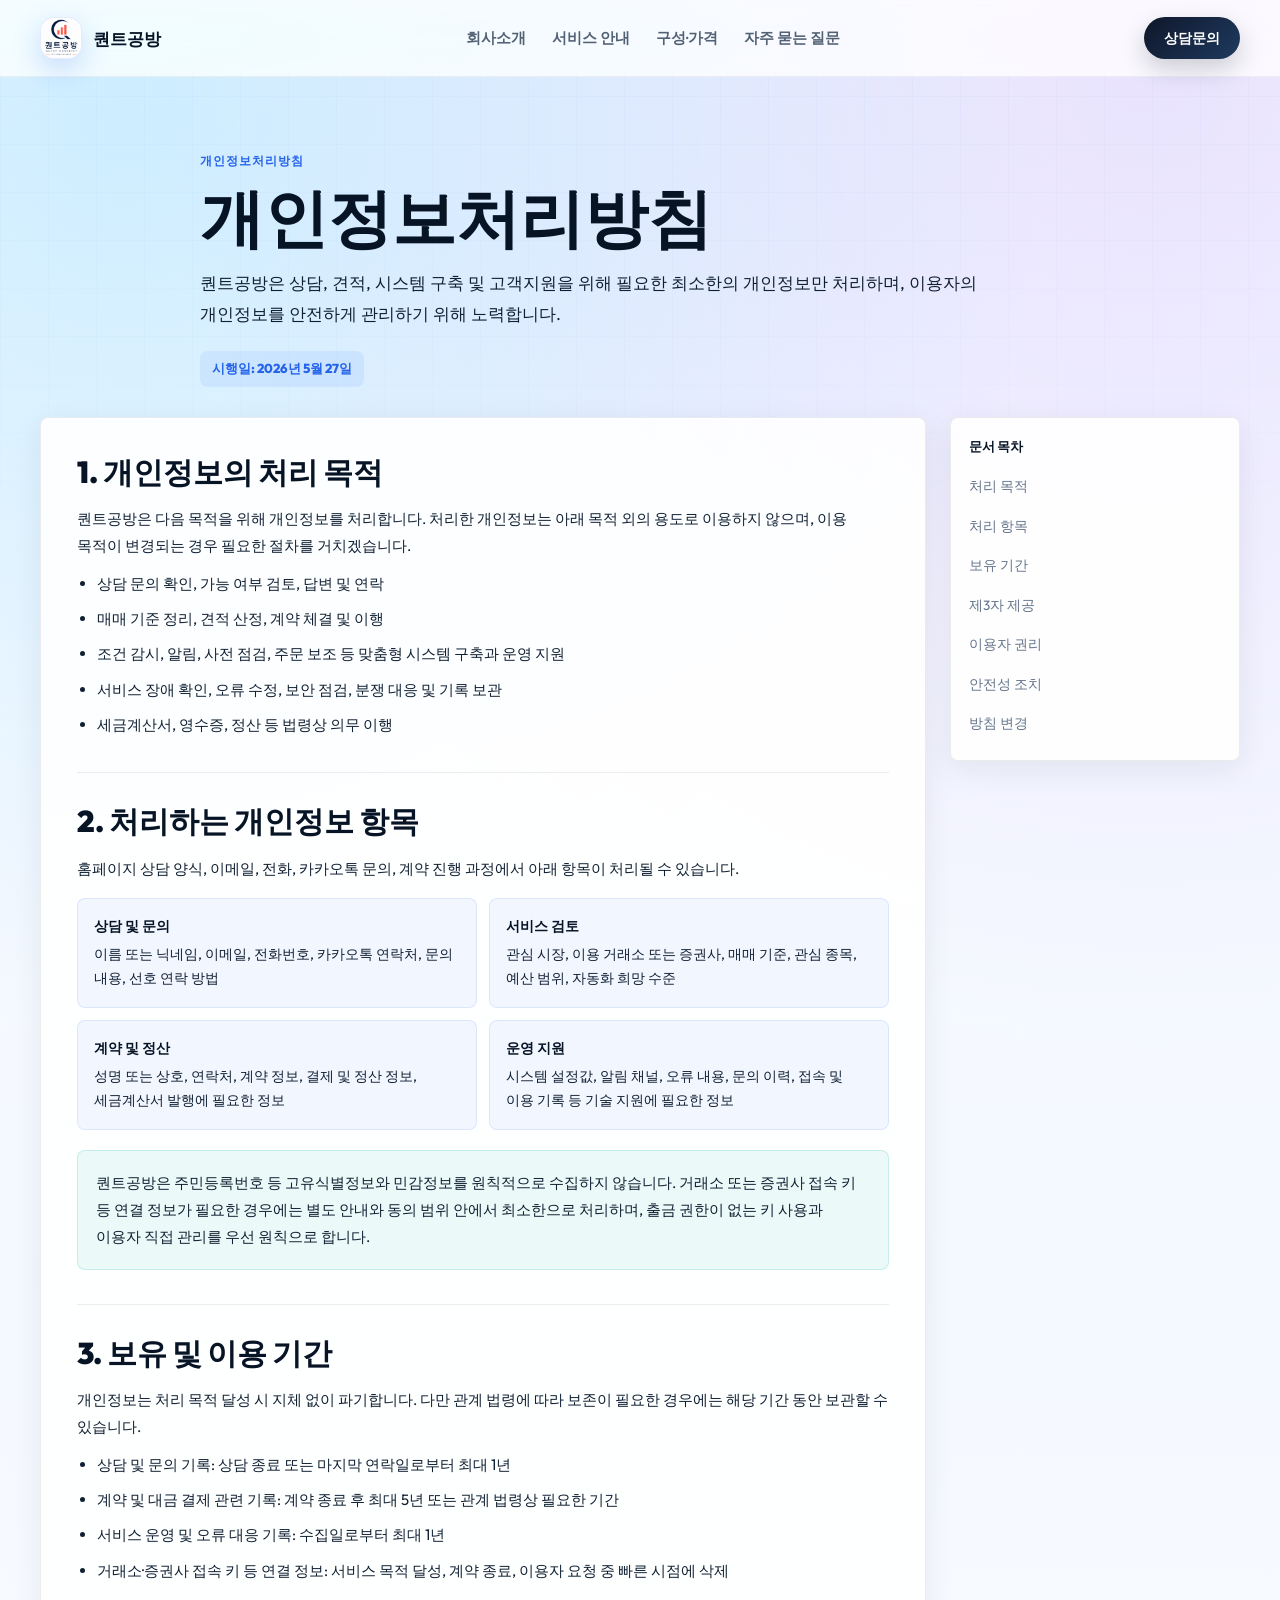
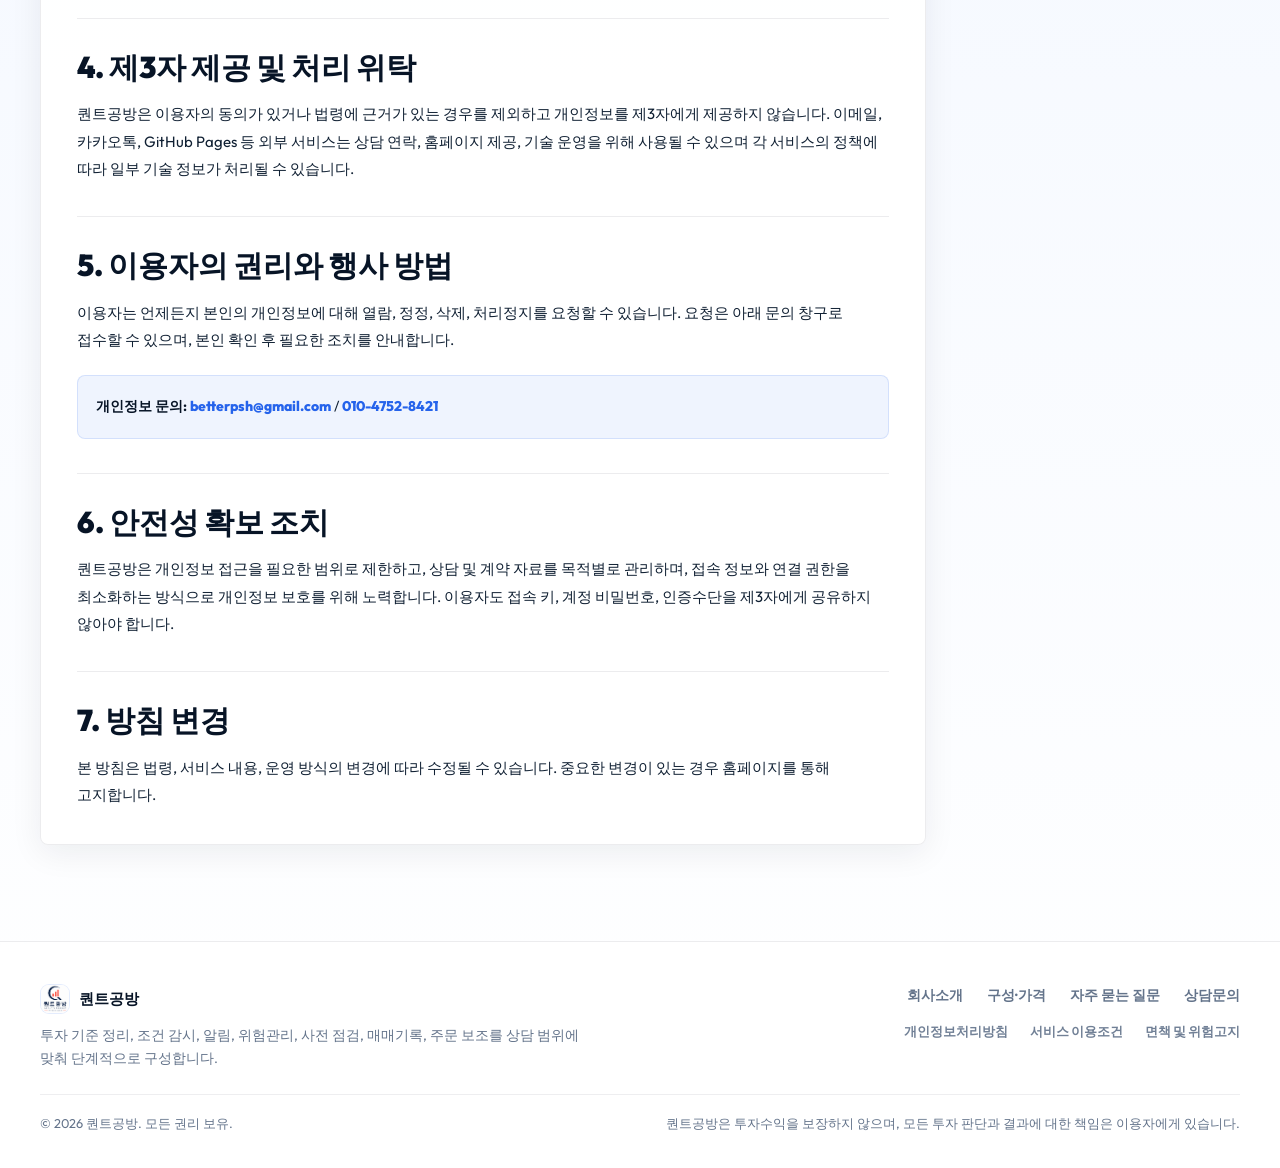
<file: privacy.html>
<!DOCTYPE html>
<html lang="ko">
<head>
  <meta charset="UTF-8" />
  <meta name="viewport" content="width=device-width, initial-scale=1.0" />
  <title>개인정보처리방침 | 퀀트공방</title>
  <meta name="description" content="퀀트공방의 개인정보 수집 항목, 이용 목적, 보유 기간, 정보주체 권리와 문의 창구를 안내합니다." />
  <meta name="robots" content="index, follow" />
  <meta name="theme-color" content="#1d7ff9" />
  <link rel="icon" href="./asset/CI.png" type="image/png" />
  <link rel="preconnect" href="https://fonts.googleapis.com" />
  <link rel="preconnect" href="https://fonts.gstatic.com" crossorigin />
  <link href="https://fonts.googleapis.com/css2?family=Outfit:wght@300;400;500;600;700;800;900&amp;display=swap" rel="stylesheet" />
  <link rel="stylesheet" href="./style.css?v=20260527-1" />
</head>
<body id="top">
  <a href="#main-content" class="skip-link">본문으로 바로가기</a>

  <header id="header">
    <div class="container nav">
      <a href="./index.html#top" class="logo" aria-label="퀀트공방 홈">
        <span class="logo-mark" aria-hidden="true">
          <img src="./asset/CI.png" alt="" />
        </span>
        <span class="logo-text">
          <strong>퀀트공방</strong>
        </span>
      </a>

      <nav class="nav-menu" aria-label="주요 메뉴">
        <a href="./index.html#about">회사소개</a>
        <a href="./index.html#service">서비스 안내</a>
        <a href="./index.html#products">구성·가격</a>
        <a href="./index.html#faq">자주 묻는 질문</a>
      </nav>

      <div class="nav-right">
        <a href="./index.html#contact" class="nav-cta">상담문의</a>
      </div>
    </div>
  </header>

  <main id="main-content" class="legal-main">
    <section class="legal-hero">
      <div class="container legal-hero-inner">
        <p class="legal-eyebrow">개인정보처리방침</p>
        <h1>개인정보처리방침</h1>
        <p class="legal-summary">
          퀀트공방은 상담, 견적, 시스템 구축 및 고객지원을 위해 필요한 최소한의 개인정보만 처리하며,
          이용자의 개인정보를 안전하게 관리하기 위해 노력합니다.
        </p>
        <span class="legal-updated">시행일: 2026년 5월 27일</span>
      </div>
    </section>

    <div class="container legal-layout">
      <article class="legal-document">
        <section id="privacy-purpose">
          <h2>1. 개인정보의 처리 목적</h2>
          <p>
            퀀트공방은 다음 목적을 위해 개인정보를 처리합니다. 처리한 개인정보는 아래 목적 외의 용도로
            이용하지 않으며, 이용 목적이 변경되는 경우 필요한 절차를 거치겠습니다.
          </p>
          <ul>
            <li>상담 문의 확인, 가능 여부 검토, 답변 및 연락</li>
            <li>매매 기준 정리, 견적 산정, 계약 체결 및 이행</li>
            <li>조건 감시, 알림, 사전 점검, 주문 보조 등 맞춤형 시스템 구축과 운영 지원</li>
            <li>서비스 장애 확인, 오류 수정, 보안 점검, 분쟁 대응 및 기록 보관</li>
            <li>세금계산서, 영수증, 정산 등 법령상 의무 이행</li>
          </ul>
        </section>

        <section id="privacy-items">
          <h2>2. 처리하는 개인정보 항목</h2>
          <p>
            홈페이지 상담 양식, 이메일, 전화, 카카오톡 문의, 계약 진행 과정에서 아래 항목이 처리될 수 있습니다.
          </p>
          <div class="legal-info-grid">
            <div class="legal-info-item">
              <strong>상담 및 문의</strong>
              <span>이름 또는 닉네임, 이메일, 전화번호, 카카오톡 연락처, 문의 내용, 선호 연락 방법</span>
            </div>
            <div class="legal-info-item">
              <strong>서비스 검토</strong>
              <span>관심 시장, 이용 거래소 또는 증권사, 매매 기준, 관심 종목, 예산 범위, 자동화 희망 수준</span>
            </div>
            <div class="legal-info-item">
              <strong>계약 및 정산</strong>
              <span>성명 또는 상호, 연락처, 계약 정보, 결제 및 정산 정보, 세금계산서 발행에 필요한 정보</span>
            </div>
            <div class="legal-info-item">
              <strong>운영 지원</strong>
              <span>시스템 설정값, 알림 채널, 오류 내용, 문의 이력, 접속 및 이용 기록 등 기술 지원에 필요한 정보</span>
            </div>
          </div>
          <div class="legal-callout">
            <p>
              퀀트공방은 주민등록번호 등 고유식별정보와 민감정보를 원칙적으로 수집하지 않습니다.
              거래소 또는 증권사 접속 키 등 연결 정보가 필요한 경우에는 별도 안내와 동의 범위 안에서
              최소한으로 처리하며, 출금 권한이 없는 키 사용과 이용자 직접 관리를 우선 원칙으로 합니다.
            </p>
          </div>
        </section>

        <section id="privacy-period">
          <h2>3. 보유 및 이용 기간</h2>
          <p>
            개인정보는 처리 목적 달성 시 지체 없이 파기합니다. 다만 관계 법령에 따라 보존이 필요한 경우에는
            해당 기간 동안 보관할 수 있습니다.
          </p>
          <ul>
            <li>상담 및 문의 기록: 상담 종료 또는 마지막 연락일로부터 최대 1년</li>
            <li>계약 및 대금 결제 관련 기록: 계약 종료 후 최대 5년 또는 관계 법령상 필요한 기간</li>
            <li>서비스 운영 및 오류 대응 기록: 수집일로부터 최대 1년</li>
            <li>거래소·증권사 접속 키 등 연결 정보: 서비스 목적 달성, 계약 종료, 이용자 요청 중 빠른 시점에 삭제</li>
          </ul>
        </section>

        <section id="privacy-third-party">
          <h2>4. 제3자 제공 및 처리 위탁</h2>
          <p>
            퀀트공방은 이용자의 동의가 있거나 법령에 근거가 있는 경우를 제외하고 개인정보를 제3자에게
            제공하지 않습니다. 이메일, 카카오톡, GitHub Pages 등 외부 서비스는 상담 연락, 홈페이지 제공,
            기술 운영을 위해 사용될 수 있으며 각 서비스의 정책에 따라 일부 기술 정보가 처리될 수 있습니다.
          </p>
        </section>

        <section id="privacy-rights">
          <h2>5. 이용자의 권리와 행사 방법</h2>
          <p>
            이용자는 언제든지 본인의 개인정보에 대해 열람, 정정, 삭제, 처리정지를 요청할 수 있습니다.
            요청은 아래 문의 창구로 접수할 수 있으며, 본인 확인 후 필요한 조치를 안내합니다.
          </p>
          <div class="legal-contact-card">
            <p><strong>개인정보 문의:</strong> <a href="mailto:betterpsh@gmail.com">betterpsh@gmail.com</a> / <a href="tel:01047528421">010-4752-8421</a></p>
          </div>
        </section>

        <section id="privacy-security">
          <h2>6. 안전성 확보 조치</h2>
          <p>
            퀀트공방은 개인정보 접근을 필요한 범위로 제한하고, 상담 및 계약 자료를 목적별로 관리하며,
            접속 정보와 연결 권한을 최소화하는 방식으로 개인정보 보호를 위해 노력합니다. 이용자도 접속 키,
            계정 비밀번호, 인증수단을 제3자에게 공유하지 않아야 합니다.
          </p>
        </section>

        <section id="privacy-changes">
          <h2>7. 방침 변경</h2>
          <p>
            본 방침은 법령, 서비스 내용, 운영 방식의 변경에 따라 수정될 수 있습니다. 중요한 변경이 있는 경우
            홈페이지를 통해 고지합니다.
          </p>
        </section>
      </article>

      <aside class="legal-index" aria-label="문서 목차">
        <strong>문서 목차</strong>
        <a href="#privacy-purpose">처리 목적</a>
        <a href="#privacy-items">처리 항목</a>
        <a href="#privacy-period">보유 기간</a>
        <a href="#privacy-third-party">제3자 제공</a>
        <a href="#privacy-rights">이용자 권리</a>
        <a href="#privacy-security">안전성 조치</a>
        <a href="#privacy-changes">방침 변경</a>
      </aside>
    </div>
  </main>

  <footer>
    <div class="container footer-inner">
      <div class="footer-brand">
        <div class="footer-logo">
          <span class="footer-logo-mark" aria-hidden="true">
            <img src="./asset/CI.png" alt="" />
          </span>
          <span>퀀트공방</span>
        </div>
        <p class="footer-description">
          투자 기준 정리, 조건 감시, 알림, 위험관리, 사전 점검, 매매기록, 주문 보조를
          상담 범위에 맞춰 단계적으로 구성합니다.
        </p>
      </div>
      <nav class="footer-links" aria-label="푸터 링크">
        <span class="footer-link-row footer-link-main">
          <a href="./index.html#about">회사소개</a>
          <a href="./index.html#products">구성·가격</a>
          <a href="./index.html#faq">자주 묻는 질문</a>
          <a href="./index.html#contact">상담문의</a>
        </span>
        <span class="footer-link-row footer-link-legal">
          <a href="./privacy.html">개인정보처리방침</a>
          <a href="./terms.html">서비스 이용조건</a>
          <a href="./risk-disclaimer.html">면책 및 위험고지</a>
        </span>
      </nav>
      <div class="footer-bottom">
        <span>© 2026 퀀트공방. 모든 권리 보유.</span>
        <span>퀀트공방은 투자수익을 보장하지 않으며, 모든 투자 판단과 결과에 대한 책임은 이용자에게 있습니다.</span>
      </div>
    </div>
  </footer>
</body>
</html>
</file>
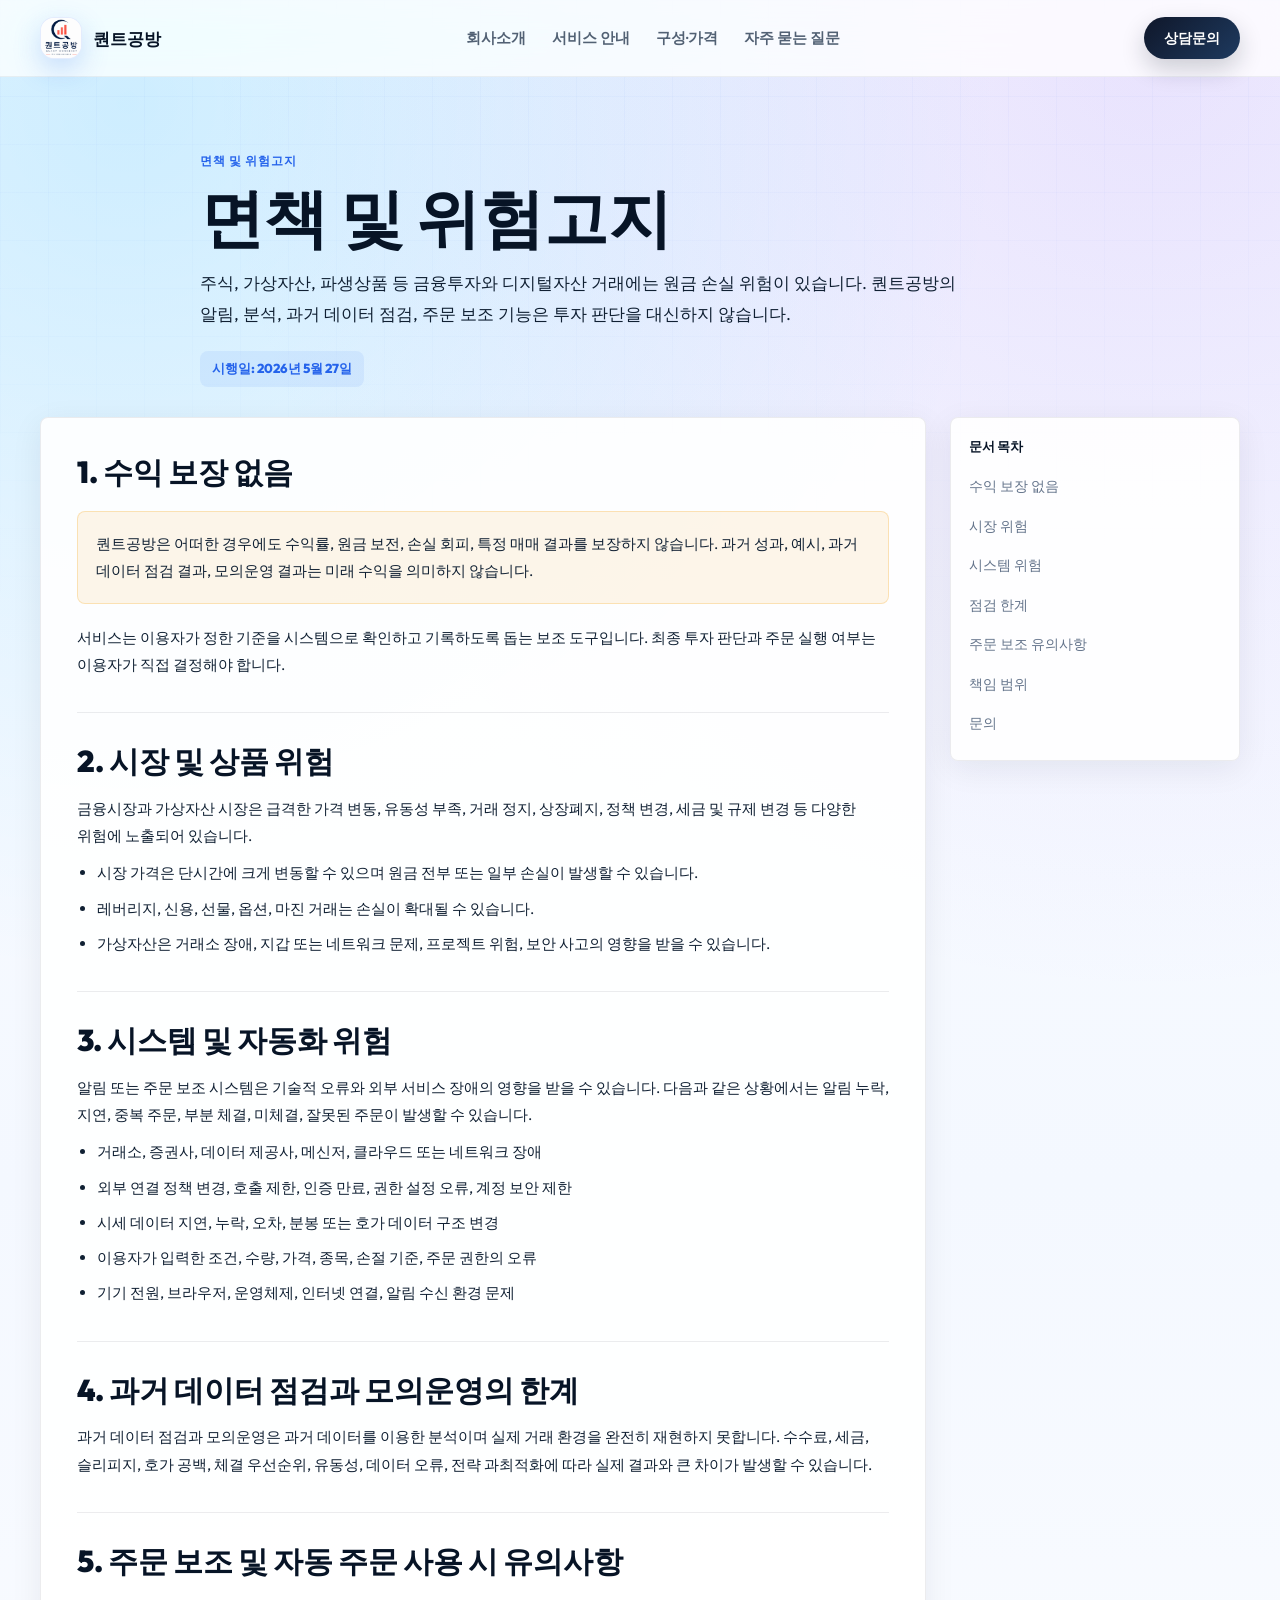
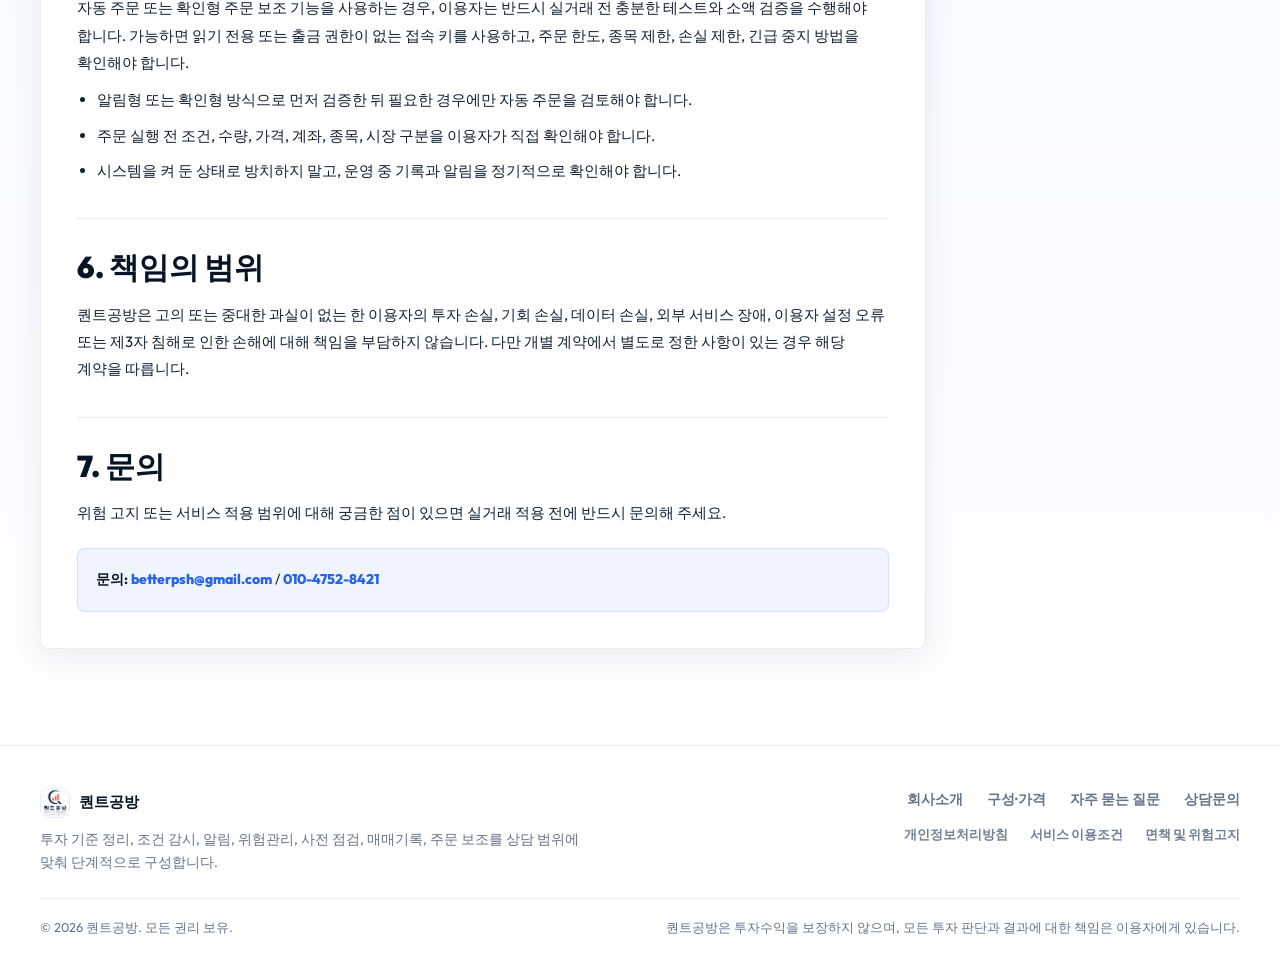
<file: risk-disclaimer.html>
<!DOCTYPE html>
<html lang="ko">
<head>
  <meta charset="UTF-8" />
  <meta name="viewport" content="width=device-width, initial-scale=1.0" />
  <title>면책 및 위험고지 | 퀀트공방</title>
  <meta name="description" content="퀀트공방의 투자 손실 가능성, 자동화 및 주문 보조 시스템의 기술적 위험, 과거 데이터 점검의 한계와 이용자 책임에 관한 안내입니다." />
  <meta name="robots" content="index, follow" />
  <meta name="theme-color" content="#1d7ff9" />
  <link rel="icon" href="./asset/CI.png" type="image/png" />
  <link rel="preconnect" href="https://fonts.googleapis.com" />
  <link rel="preconnect" href="https://fonts.gstatic.com" crossorigin />
  <link href="https://fonts.googleapis.com/css2?family=Outfit:wght@300;400;500;600;700;800;900&amp;display=swap" rel="stylesheet" />
  <link rel="stylesheet" href="./style.css?v=20260527-1" />
</head>
<body id="top">
  <a href="#main-content" class="skip-link">본문으로 바로가기</a>

  <header id="header">
    <div class="container nav">
      <a href="./index.html#top" class="logo" aria-label="퀀트공방 홈">
        <span class="logo-mark" aria-hidden="true">
          <img src="./asset/CI.png" alt="" />
        </span>
        <span class="logo-text">
          <strong>퀀트공방</strong>
        </span>
      </a>

      <nav class="nav-menu" aria-label="주요 메뉴">
        <a href="./index.html#about">회사소개</a>
        <a href="./index.html#service">서비스 안내</a>
        <a href="./index.html#products">구성·가격</a>
        <a href="./index.html#faq">자주 묻는 질문</a>
      </nav>

      <div class="nav-right">
        <a href="./index.html#contact" class="nav-cta">상담문의</a>
      </div>
    </div>
  </header>

  <main id="main-content" class="legal-main">
    <section class="legal-hero">
      <div class="container legal-hero-inner">
        <p class="legal-eyebrow">면책 및 위험고지</p>
        <h1>면책 및 위험고지</h1>
        <p class="legal-summary">
          주식, 가상자산, 파생상품 등 금융투자와 디지털자산 거래에는 원금 손실 위험이 있습니다.
          퀀트공방의 알림, 분석, 과거 데이터 점검, 주문 보조 기능은 투자 판단을 대신하지 않습니다.
        </p>
        <span class="legal-updated">시행일: 2026년 5월 27일</span>
      </div>
    </section>

    <div class="container legal-layout">
      <article class="legal-document">
        <section id="risk-no-guarantee">
          <h2>1. 수익 보장 없음</h2>
          <div class="legal-callout legal-warning">
            <p>
              퀀트공방은 어떠한 경우에도 수익률, 원금 보전, 손실 회피, 특정 매매 결과를 보장하지 않습니다.
              과거 성과, 예시, 과거 데이터 점검 결과, 모의운영 결과는 미래 수익을 의미하지 않습니다.
            </p>
          </div>
          <p>
            서비스는 이용자가 정한 기준을 시스템으로 확인하고 기록하도록 돕는 보조 도구입니다.
            최종 투자 판단과 주문 실행 여부는 이용자가 직접 결정해야 합니다.
          </p>
        </section>

        <section id="risk-market">
          <h2>2. 시장 및 상품 위험</h2>
          <p>
            금융시장과 가상자산 시장은 급격한 가격 변동, 유동성 부족, 거래 정지, 상장폐지, 정책 변경,
            세금 및 규제 변경 등 다양한 위험에 노출되어 있습니다.
          </p>
          <ul>
            <li>시장 가격은 단시간에 크게 변동할 수 있으며 원금 전부 또는 일부 손실이 발생할 수 있습니다.</li>
            <li>레버리지, 신용, 선물, 옵션, 마진 거래는 손실이 확대될 수 있습니다.</li>
            <li>가상자산은 거래소 장애, 지갑 또는 네트워크 문제, 프로젝트 위험, 보안 사고의 영향을 받을 수 있습니다.</li>
          </ul>
        </section>

        <section id="risk-system">
          <h2>3. 시스템 및 자동화 위험</h2>
          <p>
            알림 또는 주문 보조 시스템은 기술적 오류와 외부 서비스 장애의 영향을 받을 수 있습니다.
            다음과 같은 상황에서는 알림 누락, 지연, 중복 주문, 부분 체결, 미체결, 잘못된 주문이 발생할 수 있습니다.
          </p>
          <ul>
            <li>거래소, 증권사, 데이터 제공사, 메신저, 클라우드 또는 네트워크 장애</li>
            <li>외부 연결 정책 변경, 호출 제한, 인증 만료, 권한 설정 오류, 계정 보안 제한</li>
            <li>시세 데이터 지연, 누락, 오차, 분봉 또는 호가 데이터 구조 변경</li>
            <li>이용자가 입력한 조건, 수량, 가격, 종목, 손절 기준, 주문 권한의 오류</li>
            <li>기기 전원, 브라우저, 운영체제, 인터넷 연결, 알림 수신 환경 문제</li>
          </ul>
        </section>

        <section id="risk-backtest">
          <h2>4. 과거 데이터 점검과 모의운영의 한계</h2>
          <p>
            과거 데이터 점검과 모의운영은 과거 데이터를 이용한 분석이며 실제 거래 환경을 완전히 재현하지 못합니다.
            수수료, 세금, 슬리피지, 호가 공백, 체결 우선순위, 유동성, 데이터 오류, 전략 과최적화에 따라
            실제 결과와 큰 차이가 발생할 수 있습니다.
          </p>
        </section>

        <section id="risk-orders">
          <h2>5. 주문 보조 및 자동 주문 사용 시 유의사항</h2>
          <p>
            자동 주문 또는 확인형 주문 보조 기능을 사용하는 경우, 이용자는 반드시 실거래 전 충분한 테스트와
            소액 검증을 수행해야 합니다. 가능하면 읽기 전용 또는 출금 권한이 없는 접속 키를 사용하고,
            주문 한도, 종목 제한, 손실 제한, 긴급 중지 방법을 확인해야 합니다.
          </p>
          <ul>
            <li>알림형 또는 확인형 방식으로 먼저 검증한 뒤 필요한 경우에만 자동 주문을 검토해야 합니다.</li>
            <li>주문 실행 전 조건, 수량, 가격, 계좌, 종목, 시장 구분을 이용자가 직접 확인해야 합니다.</li>
            <li>시스템을 켜 둔 상태로 방치하지 말고, 운영 중 기록과 알림을 정기적으로 확인해야 합니다.</li>
          </ul>
        </section>

        <section id="risk-liability">
          <h2>6. 책임의 범위</h2>
          <p>
            퀀트공방은 고의 또는 중대한 과실이 없는 한 이용자의 투자 손실, 기회 손실, 데이터 손실,
            외부 서비스 장애, 이용자 설정 오류 또는 제3자 침해로 인한 손해에 대해 책임을 부담하지 않습니다.
            다만 개별 계약에서 별도로 정한 사항이 있는 경우 해당 계약을 따릅니다.
          </p>
        </section>

        <section id="risk-contact">
          <h2>7. 문의</h2>
          <p>
            위험 고지 또는 서비스 적용 범위에 대해 궁금한 점이 있으면 실거래 적용 전에 반드시 문의해 주세요.
          </p>
          <div class="legal-contact-card">
            <p><strong>문의:</strong> <a href="mailto:betterpsh@gmail.com">betterpsh@gmail.com</a> / <a href="tel:01047528421">010-4752-8421</a></p>
          </div>
        </section>
      </article>

      <aside class="legal-index" aria-label="문서 목차">
        <strong>문서 목차</strong>
        <a href="#risk-no-guarantee">수익 보장 없음</a>
        <a href="#risk-market">시장 위험</a>
        <a href="#risk-system">시스템 위험</a>
        <a href="#risk-backtest">점검 한계</a>
        <a href="#risk-orders">주문 보조 유의사항</a>
        <a href="#risk-liability">책임 범위</a>
        <a href="#risk-contact">문의</a>
      </aside>
    </div>
  </main>

  <footer>
    <div class="container footer-inner">
      <div class="footer-brand">
        <div class="footer-logo">
          <span class="footer-logo-mark" aria-hidden="true">
            <img src="./asset/CI.png" alt="" />
          </span>
          <span>퀀트공방</span>
        </div>
        <p class="footer-description">
          투자 기준 정리, 조건 감시, 알림, 위험관리, 사전 점검, 매매기록, 주문 보조를
          상담 범위에 맞춰 단계적으로 구성합니다.
        </p>
      </div>
      <nav class="footer-links" aria-label="푸터 링크">
        <span class="footer-link-row footer-link-main">
          <a href="./index.html#about">회사소개</a>
          <a href="./index.html#products">구성·가격</a>
          <a href="./index.html#faq">자주 묻는 질문</a>
          <a href="./index.html#contact">상담문의</a>
        </span>
        <span class="footer-link-row footer-link-legal">
          <a href="./privacy.html">개인정보처리방침</a>
          <a href="./terms.html">서비스 이용조건</a>
          <a href="./risk-disclaimer.html">면책 및 위험고지</a>
        </span>
      </nav>
      <div class="footer-bottom">
        <span>© 2026 퀀트공방. 모든 권리 보유.</span>
        <span>퀀트공방은 투자수익을 보장하지 않으며, 모든 투자 판단과 결과에 대한 책임은 이용자에게 있습니다.</span>
      </div>
    </div>
  </footer>
</body>
</html>
</file>
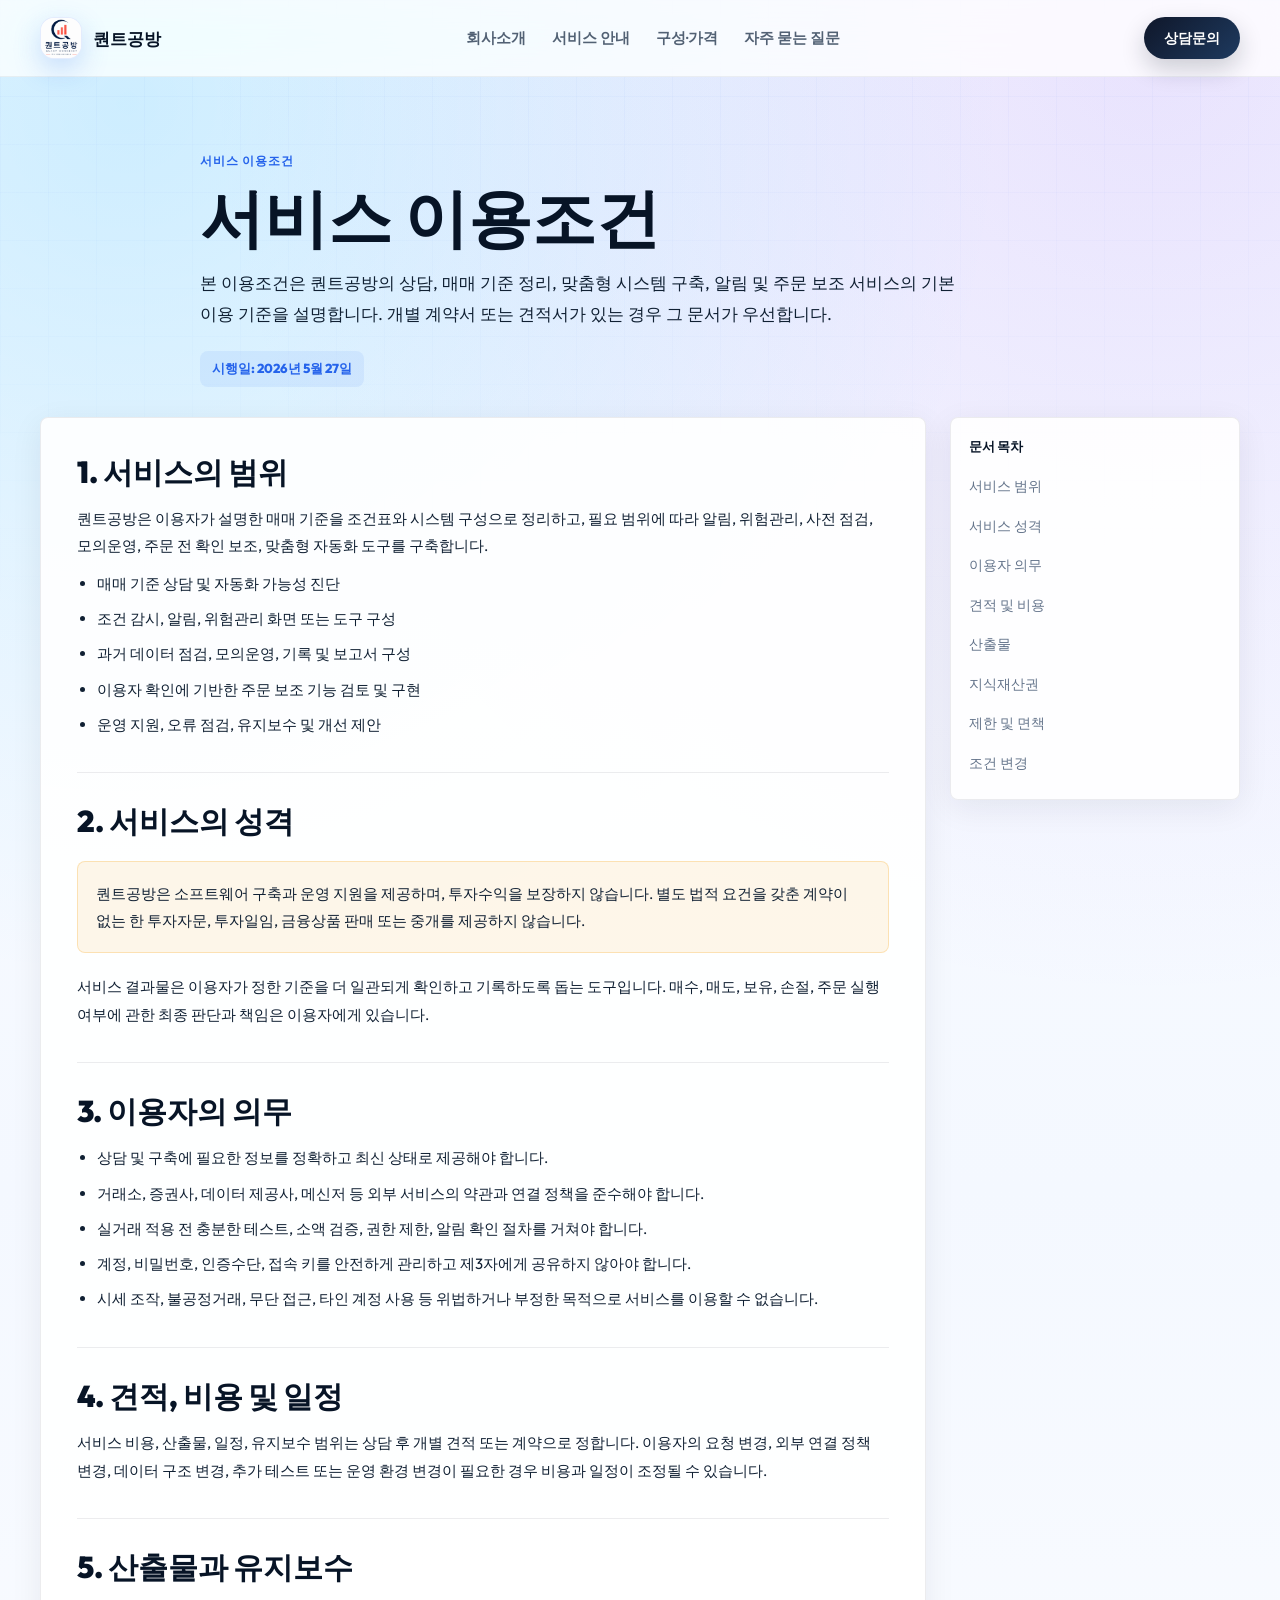
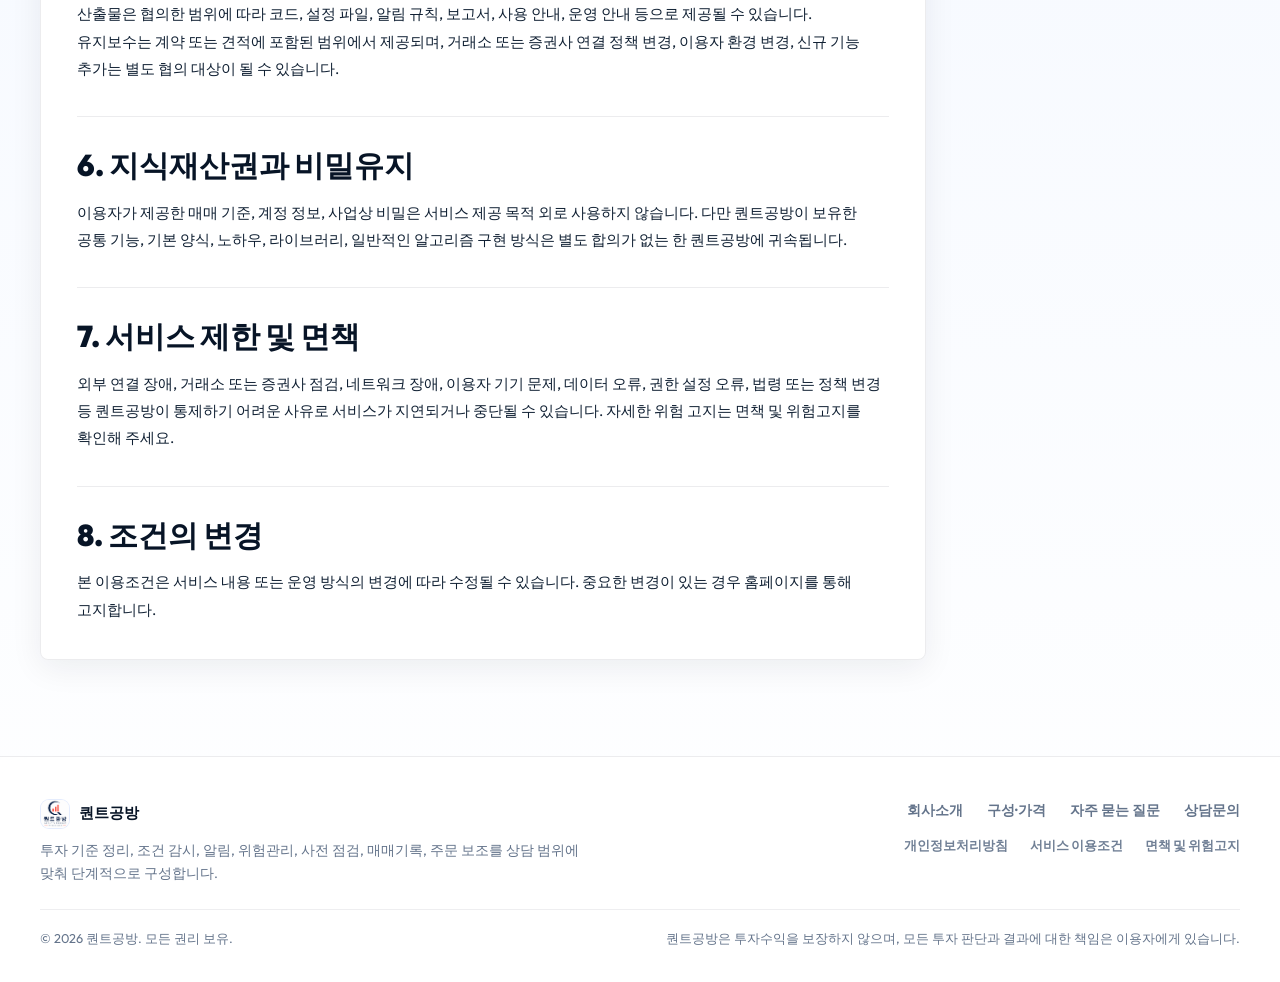
<file: terms.html>
<!DOCTYPE html>
<html lang="ko">
<head>
  <meta charset="UTF-8" />
  <meta name="viewport" content="width=device-width, initial-scale=1.0" />
  <title>서비스 이용조건 | 퀀트공방</title>
  <meta name="description" content="퀀트공방의 상담, 견적, 맞춤형 시스템 구축, 유지보수 및 이용자 책임에 관한 서비스 이용조건입니다." />
  <meta name="robots" content="index, follow" />
  <meta name="theme-color" content="#1d7ff9" />
  <link rel="icon" href="./asset/CI.png" type="image/png" />
  <link rel="preconnect" href="https://fonts.googleapis.com" />
  <link rel="preconnect" href="https://fonts.gstatic.com" crossorigin />
  <link href="https://fonts.googleapis.com/css2?family=Outfit:wght@300;400;500;600;700;800;900&amp;display=swap" rel="stylesheet" />
  <link rel="stylesheet" href="./style.css?v=20260527-1" />
</head>
<body id="top">
  <a href="#main-content" class="skip-link">본문으로 바로가기</a>

  <header id="header">
    <div class="container nav">
      <a href="./index.html#top" class="logo" aria-label="퀀트공방 홈">
        <span class="logo-mark" aria-hidden="true">
          <img src="./asset/CI.png" alt="" />
        </span>
        <span class="logo-text">
          <strong>퀀트공방</strong>
        </span>
      </a>

      <nav class="nav-menu" aria-label="주요 메뉴">
        <a href="./index.html#about">회사소개</a>
        <a href="./index.html#service">서비스 안내</a>
        <a href="./index.html#products">구성·가격</a>
        <a href="./index.html#faq">자주 묻는 질문</a>
      </nav>

      <div class="nav-right">
        <a href="./index.html#contact" class="nav-cta">상담문의</a>
      </div>
    </div>
  </header>

  <main id="main-content" class="legal-main">
    <section class="legal-hero">
      <div class="container legal-hero-inner">
        <p class="legal-eyebrow">서비스 이용조건</p>
        <h1>서비스 이용조건</h1>
        <p class="legal-summary">
          본 이용조건은 퀀트공방의 상담, 매매 기준 정리, 맞춤형 시스템 구축, 알림 및 주문 보조 서비스의
          기본 이용 기준을 설명합니다. 개별 계약서 또는 견적서가 있는 경우 그 문서가 우선합니다.
        </p>
        <span class="legal-updated">시행일: 2026년 5월 27일</span>
      </div>
    </section>

    <div class="container legal-layout">
      <article class="legal-document">
        <section id="terms-scope">
          <h2>1. 서비스의 범위</h2>
          <p>
            퀀트공방은 이용자가 설명한 매매 기준을 조건표와 시스템 구성으로 정리하고, 필요 범위에 따라
            알림, 위험관리, 사전 점검, 모의운영, 주문 전 확인 보조, 맞춤형 자동화 도구를 구축합니다.
          </p>
          <ul>
            <li>매매 기준 상담 및 자동화 가능성 진단</li>
            <li>조건 감시, 알림, 위험관리 화면 또는 도구 구성</li>
            <li>과거 데이터 점검, 모의운영, 기록 및 보고서 구성</li>
            <li>이용자 확인에 기반한 주문 보조 기능 검토 및 구현</li>
            <li>운영 지원, 오류 점검, 유지보수 및 개선 제안</li>
          </ul>
        </section>

        <section id="terms-nature">
          <h2>2. 서비스의 성격</h2>
          <div class="legal-callout legal-warning">
            <p>
              퀀트공방은 소프트웨어 구축과 운영 지원을 제공하며, 투자수익을 보장하지 않습니다.
              별도 법적 요건을 갖춘 계약이 없는 한 투자자문, 투자일임, 금융상품 판매 또는 중개를 제공하지 않습니다.
            </p>
          </div>
          <p>
            서비스 결과물은 이용자가 정한 기준을 더 일관되게 확인하고 기록하도록 돕는 도구입니다.
            매수, 매도, 보유, 손절, 주문 실행 여부에 관한 최종 판단과 책임은 이용자에게 있습니다.
          </p>
        </section>

        <section id="terms-user">
          <h2>3. 이용자의 의무</h2>
          <ul>
            <li>상담 및 구축에 필요한 정보를 정확하고 최신 상태로 제공해야 합니다.</li>
            <li>거래소, 증권사, 데이터 제공사, 메신저 등 외부 서비스의 약관과 연결 정책을 준수해야 합니다.</li>
            <li>실거래 적용 전 충분한 테스트, 소액 검증, 권한 제한, 알림 확인 절차를 거쳐야 합니다.</li>
            <li>계정, 비밀번호, 인증수단, 접속 키를 안전하게 관리하고 제3자에게 공유하지 않아야 합니다.</li>
            <li>시세 조작, 불공정거래, 무단 접근, 타인 계정 사용 등 위법하거나 부정한 목적으로 서비스를 이용할 수 없습니다.</li>
          </ul>
        </section>

        <section id="terms-fees">
          <h2>4. 견적, 비용 및 일정</h2>
          <p>
            서비스 비용, 산출물, 일정, 유지보수 범위는 상담 후 개별 견적 또는 계약으로 정합니다.
            이용자의 요청 변경, 외부 연결 정책 변경, 데이터 구조 변경, 추가 테스트 또는 운영 환경 변경이 필요한 경우
            비용과 일정이 조정될 수 있습니다.
          </p>
        </section>

        <section id="terms-delivery">
          <h2>5. 산출물과 유지보수</h2>
          <p>
            산출물은 협의한 범위에 따라 코드, 설정 파일, 알림 규칙, 보고서, 사용 안내, 운영 안내 등으로 제공될 수 있습니다.
            유지보수는 계약 또는 견적에 포함된 범위에서 제공되며, 거래소 또는 증권사 연결 정책 변경, 이용자 환경 변경,
            신규 기능 추가는 별도 협의 대상이 될 수 있습니다.
          </p>
        </section>

        <section id="terms-ip">
          <h2>6. 지식재산권과 비밀유지</h2>
          <p>
            이용자가 제공한 매매 기준, 계정 정보, 사업상 비밀은 서비스 제공 목적 외로 사용하지 않습니다.
            다만 퀀트공방이 보유한 공통 기능, 기본 양식, 노하우, 라이브러리, 일반적인 알고리즘 구현 방식은
            별도 합의가 없는 한 퀀트공방에 귀속됩니다.
          </p>
        </section>

        <section id="terms-limits">
          <h2>7. 서비스 제한 및 면책</h2>
          <p>
            외부 연결 장애, 거래소 또는 증권사 점검, 네트워크 장애, 이용자 기기 문제, 데이터 오류, 권한 설정 오류,
            법령 또는 정책 변경 등 퀀트공방이 통제하기 어려운 사유로 서비스가 지연되거나 중단될 수 있습니다.
            자세한 위험 고지는 <a href="./risk-disclaimer.html">면책 및 위험고지</a>를 확인해 주세요.
          </p>
        </section>

        <section id="terms-change">
          <h2>8. 조건의 변경</h2>
          <p>
            본 이용조건은 서비스 내용 또는 운영 방식의 변경에 따라 수정될 수 있습니다.
            중요한 변경이 있는 경우 홈페이지를 통해 고지합니다.
          </p>
        </section>
      </article>

      <aside class="legal-index" aria-label="문서 목차">
        <strong>문서 목차</strong>
        <a href="#terms-scope">서비스 범위</a>
        <a href="#terms-nature">서비스 성격</a>
        <a href="#terms-user">이용자 의무</a>
        <a href="#terms-fees">견적 및 비용</a>
        <a href="#terms-delivery">산출물</a>
        <a href="#terms-ip">지식재산권</a>
        <a href="#terms-limits">제한 및 면책</a>
        <a href="#terms-change">조건 변경</a>
      </aside>
    </div>
  </main>

  <footer>
    <div class="container footer-inner">
      <div class="footer-brand">
        <div class="footer-logo">
          <span class="footer-logo-mark" aria-hidden="true">
            <img src="./asset/CI.png" alt="" />
          </span>
          <span>퀀트공방</span>
        </div>
        <p class="footer-description">
          투자 기준 정리, 조건 감시, 알림, 위험관리, 사전 점검, 매매기록, 주문 보조를
          상담 범위에 맞춰 단계적으로 구성합니다.
        </p>
      </div>
      <nav class="footer-links" aria-label="푸터 링크">
        <span class="footer-link-row footer-link-main">
          <a href="./index.html#about">회사소개</a>
          <a href="./index.html#products">구성·가격</a>
          <a href="./index.html#faq">자주 묻는 질문</a>
          <a href="./index.html#contact">상담문의</a>
        </span>
        <span class="footer-link-row footer-link-legal">
          <a href="./privacy.html">개인정보처리방침</a>
          <a href="./terms.html">서비스 이용조건</a>
          <a href="./risk-disclaimer.html">면책 및 위험고지</a>
        </span>
      </nav>
      <div class="footer-bottom">
        <span>© 2026 퀀트공방. 모든 권리 보유.</span>
        <span>퀀트공방은 투자수익을 보장하지 않으며, 모든 투자 판단과 결과에 대한 책임은 이용자에게 있습니다.</span>
      </div>
    </div>
  </footer>
</body>
</html>
</file>
<file: style.css>
/* ════════════════════════════════════════════════════
   퀀트공방 — style.css
   Premium Light Theme | v3.0
   ════════════════════════════════════════════════════ */

/* ── DESIGN TOKENS ── */
:root {
  --bg:           #f4f8ff;
  --bg-soft:      #eef5ff;
  --surface:      rgba(255,255,255,0.88);
  --surface-solid:#ffffff;
  --card:         #ffffff;
  --text:         #102033;
  --heading:      #071426;
  --muted:        #64748b;
  --line:         rgba(15,23,42,0.09);
  --primary:      #2563eb;
  --primary-2:    #00a7ff;
  --accent:       #14b8a6;
  --accent-2:     #8b5cf6;
  --warning:      #f59e0b;
  --success:      #22c55e;
  --danger:       #ef4444;
  --shadow:       0 24px 70px rgba(37,99,235,0.14);
  --shadow-soft:  0 8px 32px rgba(15,23,42,0.07);
  --max:          1280px;
  --nav-h:        76px;
  --radius-card:  8px;
  --radius-xl:    8px;
  --ease-out:     cubic-bezier(0.22,1,0.36,1);
  --ease-spring:  cubic-bezier(0.34,1.56,0.64,1);
}

/* ── RESET ── */
*, *::before, *::after { box-sizing: border-box; margin: 0; padding: 0; }
html {
  scroll-behavior: smooth;
  scroll-padding-top: calc(var(--nav-h) + 18px);
}

body {
  min-height: 100vh;
  font-family: 'Outfit', -apple-system, BlinkMacSystemFont,
               "Apple SD Gothic Neo", "Pretendard Variable", sans-serif;
  background:
    radial-gradient(circle at 10% 4%,  rgba(0,167,255,0.18),   transparent 32%),
    radial-gradient(circle at 90% 2%,  rgba(139,92,246,0.16),  transparent 34%),
    linear-gradient(180deg, #fbfdff 0%, var(--bg) 46%, #ffffff 100%);
  color: var(--text);
  line-height: 1.65;
  word-break: keep-all;
  overflow-x: hidden;
}

body::before {
  content: "";
  position: fixed;
  inset: 0;
  pointer-events: none;
  background-image:
    linear-gradient(rgba(37,99,235,0.032) 1px, transparent 1px),
    linear-gradient(90deg, rgba(37,99,235,0.032) 1px, transparent 1px);
  background-size: 48px 48px;
  mask-image: linear-gradient(to bottom, black, transparent 70%);
  z-index: 0;
}

a { color: inherit; text-decoration: none; }
img { display: block; width: 100%; }
button { font-family: inherit; }

:focus-visible {
  outline: 3px solid rgba(37,99,235,0.34);
  outline-offset: 3px;
}

.skip-link {
  position: fixed;
  top: 12px;
  left: 12px;
  z-index: 10000;
  padding: 10px 14px;
  border-radius: 12px;
  background: var(--heading);
  color: #fff;
  font-weight: 800;
  transform: translateY(-140%);
  transition: transform 0.2s ease;
}

.skip-link:focus { transform: translateY(0); }

.container {
  width: min(100% - 80px, var(--max));
  margin: 0 auto;
}

/* ── SCROLL PROGRESS BAR ── */
#progress-bar {
  position: fixed;
  top: 0; left: 0;
  width: 0%;
  height: 3px;
  background: linear-gradient(90deg, var(--primary), var(--primary-2), var(--accent));
  z-index: 1000;
  border-radius: 0 999px 999px 0;
  transition: width 0.1s linear;
  box-shadow: 0 0 12px rgba(37,99,235,0.5);
}

/* ── HEADER ── */
header {
  position: sticky;
  top: 0;
  z-index: 200;
  backdrop-filter: blur(24px) saturate(1.9);
  -webkit-backdrop-filter: blur(24px) saturate(1.9);
  background: rgba(255,255,255,0.78);
  border-bottom: 1px solid rgba(15,23,42,0.06);
  transition: box-shadow 0.3s ease, background 0.3s ease;
}

header.scrolled {
  background: rgba(255,255,255,0.94);
  box-shadow: 0 8px 32px rgba(15,23,42,0.08);
}

.nav {
  height: var(--nav-h);
  display: flex;
  align-items: center;
  justify-content: space-between;
  gap: 20px;
}

/* Logo */
.logo {
  display: flex;
  align-items: center;
  gap: 11px;
  font-weight: 800;
  letter-spacing: 0;
  font-size: 17px;
  color: var(--heading);
  flex-shrink: 0;
}

.logo-mark {
  width: 42px; height: 42px;
  border-radius: 14px;
  background: #fff;
  display: block;
  box-shadow: 0 10px 28px rgba(37,99,235,0.22);
  overflow: hidden;
  border: 1px solid rgba(37,99,235,0.12);
}

.logo-mark img {
  width: 100%;
  height: 100%;
  object-fit: cover;
  transform: scale(1.28);
}

.logo-text {
  display: flex;
  flex-direction: column;
  gap: 1px;
  line-height: 1;
}

.logo-text strong {
  font-size: 17px;
  letter-spacing: 0;
}

.logo-text small {
  color: var(--muted);
  font-size: 11px;
  font-weight: 800;
  letter-spacing: 0.02em;
}

/* Nav menu */
.nav-menu {
  display: flex;
  gap: 26px;
  color: #526174;
  font-size: 14.5px;
  font-weight: 600;
}

.nav-menu a {
  position: relative;
  padding: 4px 0;
  transition: color 0.2s ease;
}

.nav-menu a::after {
  content: "";
  position: absolute;
  left: 0; bottom: -4px;
  width: 0; height: 2px;
  border-radius: 999px;
  background: linear-gradient(90deg, var(--primary), var(--accent));
  transition: width 0.25s var(--ease-out);
}

.nav-menu a:hover,
.nav-menu a.active { color: var(--heading); }

.nav-menu a:hover::after,
.nav-menu a.active::after { width: 100%; }

.nav-right {
  display: flex;
  align-items: center;
  gap: 12px;
}

.nav-cta {
  padding: 10px 20px;
  border-radius: 999px;
  background: linear-gradient(135deg, #0f172a, #1e3a5f);
  color: #fff;
  font-weight: 700;
  font-size: 13.5px;
  box-shadow: 0 10px 24px rgba(15,23,42,0.2);
  transition: transform 0.2s ease, box-shadow 0.2s ease;
  white-space: nowrap;
}

.nav-cta:hover {
  transform: translateY(-2px);
  box-shadow: 0 14px 30px rgba(15,23,42,0.3);
}

/* ── HAMBURGER ── */
.hamburger {
  display: none;
  flex-direction: column;
  gap: 5px;
  cursor: pointer;
  padding: 6px;
  border-radius: 10px;
  transition: background 0.2s ease;
  border: none;
  background: transparent;
}

.hamburger:hover { background: rgba(37,99,235,0.08); }

.hamburger span {
  display: block;
  width: 22px; height: 2px;
  background: var(--heading);
  border-radius: 999px;
  transition: transform 0.3s var(--ease-out), opacity 0.3s ease, width 0.3s ease;
}

.hamburger.open span:nth-child(1) { transform: translateY(7px) rotate(45deg); }
.hamburger.open span:nth-child(2) { opacity: 0; width: 0; }
.hamburger.open span:nth-child(3) { transform: translateY(-7px) rotate(-45deg); }

/* ── MOBILE DRAWER ── */
.mobile-drawer {
  position: fixed;
  inset: 0;
  z-index: 190;
  display: flex;
  flex-direction: column;
  padding-top: var(--nav-h);
  pointer-events: none;
  visibility: hidden;
  opacity: 0;
  transition: visibility 0s linear 0.35s, opacity 0.2s ease;
}

.drawer-overlay {
  position: absolute;
  inset: 0;
  background: rgba(7,20,38,0.36);
  backdrop-filter: blur(5px);
  opacity: 0;
  transition: opacity 0.3s ease;
}

.drawer-panel {
  position: relative;
  background: rgba(255,255,255,0.97);
  backdrop-filter: blur(20px);
  border-bottom: 1px solid rgba(15,23,42,0.08);
  padding: 20px 24px 28px;
  display: flex;
  flex-direction: column;
  gap: 4px;
  transform: translateY(calc(-100% - var(--nav-h)));
  transition: transform 0.35s var(--ease-out);
  z-index: 1;
}

.mobile-drawer.open {
  pointer-events: auto;
  visibility: visible;
  opacity: 1;
  transition-delay: 0s;
}
.mobile-drawer.open .drawer-overlay { opacity: 1; }
.mobile-drawer.open .drawer-panel { transform: translateY(0); }

.drawer-link {
  padding: 14px 16px;
  border-radius: 14px;
  font-size: 16px;
  font-weight: 600;
  color: var(--heading);
  transition: background 0.2s ease;
}

.drawer-link:hover { background: rgba(37,99,235,0.07); color: var(--primary); }

.drawer-cta {
  margin-top: 8px;
  padding: 15px !important;
  background: linear-gradient(135deg, var(--primary), var(--accent)) !important;
  color: #fff !important;
  border-radius: 16px !important;
  text-align: center;
  font-weight: 700 !important;
}

/* ── PARTICLES ── */
#particles-canvas {
  position: fixed;
  inset: 0;
  pointer-events: none;
  z-index: 0;
  opacity: 0.5;
}

/* ════════════════════════════════════
   HERO
   ════════════════════════════════════ */
.hero {
  position: relative;
  min-height: calc(92vh - var(--nav-h));
  display: flex;
  align-items: center;
  overflow: hidden;
  background-image:
    linear-gradient(90deg,
      rgba(247,250,255,0.99)  0%,
      rgba(247,250,255,0.95) 34%,
      rgba(247,250,255,0.72) 52%,
      rgba(247,250,255,0.18) 74%,
      rgba(247,250,255,0.02) 100%);
  background-size: cover;
  background-position: center right;
}

.hero .container { position: relative; z-index: 2; }

.hero::after {
  content: "";
  position: absolute; inset: 0;
  background:
    radial-gradient(circle at 14% 22%, rgba(255,255,255,0.68), transparent 32%),
    radial-gradient(circle at 72% 18%, rgba(0,167,255,0.10), transparent 34%);
  z-index: 0;
  pointer-events: none;
}

.hero-grid {
  display: grid;
  grid-template-columns: minmax(560px, 0.58fr) 1fr;
  gap: clamp(28px, 4vw, 64px);
  align-items: center;
  width: min(100% - 96px, var(--max));
  margin: 0 auto;
  padding: 58px 0 52px;
}

.hero-copy {
  max-width: 660px;
  margin-left: 0;
}

/* Eyebrow badge */
.eyebrow {
  display: inline-flex;
  align-items: center;
  gap: 8px;
  padding: 8px 14px;
  border-radius: 999px;
  background: rgba(37,99,235,0.08);
  border: 1px solid rgba(37,99,235,0.18);
  color: #1d4ed8;
  font-size: 13px;
  font-weight: 700;
  margin-bottom: 26px;
  box-shadow: 0 6px 20px rgba(37,99,235,0.1);
  animation: float-badge 3.5s ease-in-out infinite;
}

@keyframes float-badge {
  0%, 100% { transform: translateY(0); }
  50%       { transform: translateY(-4px); }
}

.eyebrow-dot {
  width: 7px; height: 7px;
  border-radius: 50%;
  background: var(--accent);
  animation: blink 1.4s ease-in-out infinite;
}

@keyframes blink {
  0%, 100% { opacity: 1; transform: scale(1); }
  50%       { opacity: 0.4; transform: scale(0.72); }
}

/* H1 */
h1 {
  color: var(--heading);
  font-size: clamp(34px, 3.35vw, 48px);
  line-height: 1.1;
  letter-spacing: 0;
  font-weight: 900;
  margin-bottom: 22px;
}

.hero h1 {
  min-height: 3.25em;
}

.hero-title-line,
.hero-type-line {
  display: block;
}

.hero-type-line {
  min-height: 1.1em;
  max-width: none;
  color: transparent;
  background: linear-gradient(110deg, var(--primary) 10%, var(--primary-2) 50%, var(--accent) 90%);
  -webkit-background-clip: text;
  background-clip: text;
  background-size: 200% 200%;
  animation: gradient-shift 4s ease infinite;
}

.hero strong {
  color: transparent;
  background: linear-gradient(110deg, var(--primary) 10%, var(--primary-2) 50%, var(--accent) 90%);
  -webkit-background-clip: text;
  background-clip: text;
  background-size: 200% 200%;
  animation: gradient-shift 4s ease infinite;
}

@keyframes gradient-shift {
  0%   { background-position: 0% 50%; }
  50%  { background-position: 100% 50%; }
  100% { background-position: 0% 50%; }
}

.hero-desc {
  max-width: 620px;
  color: var(--muted);
  font-size: 16px;
  letter-spacing: 0;
  margin-bottom: 24px;
  line-height: 1.78;
}

/* Hero stats */
.hero-stats {
  display: flex;
  gap: 22px;
  flex-wrap: wrap;
  margin-bottom: 22px;
}

.stat-item { display: flex; flex-direction: column; }

.stat-num {
  font-size: 26px;
  font-weight: 900;
  letter-spacing: 0;
  color: var(--heading);
  line-height: 1.1;
}

.stat-num span { color: var(--primary); }

.stat-label {
  font-size: 12px;
  color: var(--muted);
  font-weight: 500;
  margin-top: 2px;
}

.stat-divider {
  width: 1px;
  background: rgba(15,23,42,0.12);
  align-self: stretch;
  margin: 4px 0;
}

/* Hero actions */
.hero-actions {
  display: grid;
  grid-template-columns: minmax(230px, 1.18fr) minmax(168px, 0.82fr);
  gap: 10px;
  width: min(100%, 520px);
  margin-bottom: 12px;
}

.hero-actions .btn {
  width: 100%;
  min-height: 52px;
  padding: 0 20px;
  white-space: nowrap;
}

/* Hero note */
.hero-note {
  display: inline-flex;
  align-items: center;
  gap: 9px;
  width: min(100%, 520px);
  color: #64748b;
  font-size: 12.5px;
  background: linear-gradient(90deg, rgba(255,255,255,0.72), rgba(255,255,255,0.46));
  border: 1px solid rgba(15,23,42,0.07);
  border-left: 3px solid rgba(20,184,166,0.56);
  box-shadow: 0 8px 22px rgba(15,23,42,0.04);
  padding: 9px 13px 9px 11px;
  border-radius: 8px;
  backdrop-filter: blur(8px);
  line-height: 1.5;
}

.hero-note-icon {
  flex-shrink: 0;
  color: #0f766e;
  font-size: 11px;
  font-weight: 900;
}

/* ════════════════════════════════════
   STATS DARK BAND
   ════════════════════════════════════ */
.stats-section {
  padding: 78px 0 84px;
  background: linear-gradient(135deg, #071426 0%, #0b1e42 56%, #0f2f5f 100%);
  position: relative;
  overflow: hidden;
  z-index: 1;
}

.stats-section::before {
  content: "";
  position: absolute; inset: 0;
  background-image:
    linear-gradient(rgba(255,255,255,0.04) 1px, transparent 1px),
    linear-gradient(90deg, rgba(255,255,255,0.04) 1px, transparent 1px);
  background-size: 44px 44px;
}

.stats-intro {
  position: relative;
  z-index: 1;
  max-width: 760px;
  margin-bottom: 34px;
}

.stats-intro span {
  display: inline-flex;
  align-items: center;
  gap: 8px;
  color: #67e8f9;
  font-size: 12px;
  font-weight: 900;
  letter-spacing: 0.12em;
  text-transform: uppercase;
  margin-bottom: 12px;
}

.stats-intro span::before {
  content: "";
  width: 18px;
  height: 2px;
  border-radius: 999px;
  background: #67e8f9;
}

.stats-intro h2 {
  color: #fff;
  font-size: clamp(28px, 3.1vw, 40px);
  margin-bottom: 12px;
}

.stats-intro p {
  color: rgba(255,255,255,0.66);
  font-size: 16px;
  line-height: 1.72;
}

.stats-grid {
  display: grid;
  grid-template-columns: repeat(4, minmax(0, 1fr));
  gap: 16px;
  position: relative;
  z-index: 1;
}

.stat-card {
  position: relative;
  min-height: 184px;
  text-align: left;
  padding: 22px;
  border-radius: 8px;
  background: rgba(255,255,255,0.065);
  border: 1px solid rgba(255,255,255,0.12);
  backdrop-filter: blur(10px);
  transition: transform 0.24s ease, background 0.24s ease;
}

.stat-card:hover {
  transform: translateY(-5px);
  background: rgba(255,255,255,0.09);
}

.stat-step {
  width: 40px;
  height: 40px;
  display: grid;
  place-items: center;
  border-radius: 8px;
  background: rgba(0,167,255,0.12);
  border: 1px solid rgba(103,232,249,0.22);
  color: #67e8f9;
  font-size: 12px;
  font-weight: 900;
  margin-bottom: 22px;
}

.stat-card h3 {
  color: #fff;
  font-size: 22px;
  line-height: 1.25;
  margin-bottom: 9px;
}

.stat-card p {
  color: rgba(255,255,255,0.62);
  font-size: 14px;
  font-weight: 700;
  line-height: 1.65;
}

/* ════════════════════════════════════
   SECTIONS
   ════════════════════════════════════ */
.section {
  position: relative;
  padding: 100px 0;
  border-top: 1px solid rgba(15,23,42,0.06);
  z-index: 1;
}

.section:nth-of-type(even) {
  background: linear-gradient(180deg, rgba(255,255,255,0.55), rgba(238,245,255,0.45));
}

.section-head {
  max-width: 820px;
  margin-bottom: 52px;
}

.section-label {
  display: inline-flex;
  align-items: center;
  gap: 6px;
  color: var(--primary);
  font-size: 12.5px;
  font-weight: 800;
  letter-spacing: 0.16em;
  text-transform: uppercase;
  margin-bottom: 14px;
}

.section-label::before {
  content: "";
  width: 18px; height: 2px;
  background: var(--primary);
  border-radius: 999px;
}

h2 {
  color: var(--heading);
  font-size: clamp(30px, 3.8vw, 46px);
  line-height: 1.15;
  letter-spacing: 0;
  font-weight: 900;
  margin-bottom: 18px;
}

.section-desc {
  color: var(--muted);
  font-size: 17px;
  letter-spacing: 0;
  line-height: 1.78;
}

.company-intro {
  display: grid;
  gap: 14px;
}

/* ── CUSTOMER PROBLEM ── */
.problem-section {
  background: linear-gradient(180deg, #ffffff, rgba(238,245,255,0.58));
}

.problem-grid {
  display: grid;
  grid-template-columns: minmax(0, 0.9fr) minmax(360px, 1.1fr);
  gap: 44px;
  align-items: center;
}

.problem-grid .section-head {
  margin-bottom: 0;
}

.condition-board {
  display: grid;
  grid-template-columns: minmax(0, 1fr) auto minmax(0, 1fr);
  gap: 14px;
  align-items: stretch;
}

.condition-card {
  min-height: 250px;
  padding: 28px;
  border-radius: 8px;
  background: rgba(255,255,255,0.94);
  border: 1px solid rgba(15,23,42,0.09);
  box-shadow: var(--shadow-soft);
  display: flex;
  flex-direction: column;
  justify-content: center;
  gap: 12px;
}

.condition-card span {
  width: max-content;
  padding: 5px 10px;
  border-radius: 999px;
  background: rgba(37,99,235,0.08);
  color: var(--primary);
  font-size: 12px;
  font-weight: 900;
}

.condition-card strong {
  color: var(--heading);
  font-size: clamp(20px, 2vw, 26px);
  line-height: 1.35;
}

.condition-card p {
  color: var(--muted);
  font-size: 14.5px;
  line-height: 1.7;
}

.condition-card.after {
  border-color: rgba(20,184,166,0.24);
  background: linear-gradient(180deg, #ffffff, rgba(240,253,250,0.72));
}

.condition-arrow {
  width: 44px;
  min-height: 44px;
  align-self: center;
  border-radius: 999px;
  display: grid;
  place-items: center;
  background: linear-gradient(135deg, var(--primary), var(--accent));
  color: #fff;
  font-weight: 900;
  box-shadow: 0 12px 28px rgba(37,99,235,0.22);
}

/* ── GRIDS ── */
.grid-3 {
  display: grid;
  grid-template-columns: repeat(3, 1fr);
  gap: 22px;
}

.grid-2 {
  display: grid;
  grid-template-columns: repeat(2, 1fr);
  gap: 22px;
}

/* ── FOUNDER PROFILE ── */
.founder-profile {
  display: grid;
  grid-template-columns: minmax(0, 1fr) minmax(280px, 0.42fr);
  gap: 40px;
  align-items: start;
  margin-bottom: 28px;
  padding: 38px 42px;
}

.founder-kicker {
  color: var(--primary);
  font-size: 12px;
  font-weight: 900;
  letter-spacing: 0.14em;
  text-transform: uppercase;
  margin-bottom: 8px;
}

.founder-profile h3 {
  font-size: clamp(26px, 2.4vw, 36px);
  margin-bottom: 16px;
}

.founder-lead {
  color: #243247;
  font-size: 17px;
  font-weight: 700;
  line-height: 1.7;
  margin-bottom: 16px;
}

.founder-aside {
  display: grid;
  gap: 14px;
  align-self: start;
}

.founder-photo {
  position: relative;
  width: min(100%, 236px);
  aspect-ratio: 4 / 4.55;
  justify-self: center;
  border-radius: 8px;
  overflow: hidden;
  background: linear-gradient(135deg, rgba(238,245,255,0.9), rgba(255,255,255,0.96));
  border: 1px solid rgba(37,99,235,0.12);
  box-shadow: 0 16px 34px rgba(15,23,42,0.11);
}

.founder-photo img {
  width: 100%;
  height: 100%;
  object-fit: cover;
  object-position: center 11%;
  transform: scale(1.01);
}

.founder-meta {
  text-align: center;
  display: grid;
  gap: 3px;
}

.founder-meta strong {
  color: var(--heading);
  font-size: 16px;
  font-weight: 800;
}

.founder-meta span {
  color: var(--muted);
  font-size: 12.5px;
  font-weight: 700;
}

.founder-points {
  grid-column: 1 / -1;
  display: grid;
  grid-template-columns: repeat(5, minmax(0, 1fr));
  gap: 10px;
  margin-top: 4px;
}

.founder-points span {
  position: relative;
  min-height: 64px;
  padding: 13px 14px 13px 38px;
  border-radius: 15px;
  background: rgba(37,99,235,0.055);
  border: 1px solid rgba(37,99,235,0.12);
  color: #243247;
  font-size: 13.2px;
  font-weight: 800;
  line-height: 1.45;
  display: flex;
  align-items: center;
}

.founder-points span::before {
  content: "✓";
  position: absolute;
  left: 16px;
  top: 50%;
  transform: translateY(-50%);
  color: var(--primary);
  font-weight: 900;
}

/* ── CARD BASE ── */
.card {
  position: relative;
  padding: 30px;
  border: 1px solid rgba(15,23,42,0.08);
  border-radius: var(--radius-card);
  background: rgba(255,255,255,0.9);
  box-shadow: var(--shadow-soft);
  overflow: hidden;
  transition: transform 0.26s var(--ease-out),
              box-shadow 0.26s ease,
              border-color 0.26s ease;
  backdrop-filter: blur(10px);
  transform-style: preserve-3d;
}

.card::before {
  content: "";
  position: absolute; inset: 0;
  background: linear-gradient(135deg, rgba(37,99,235,0.04), rgba(20,184,166,0.04));
  opacity: 0;
  transition: opacity 0.26s ease;
  pointer-events: none;
}

.card::after {
  content: "";
  position: absolute;
  right: -44px; top: -44px;
  width: 110px; height: 110px;
  border-radius: 50%;
  background: linear-gradient(135deg, rgba(37,99,235,0.1), rgba(20,184,166,0.12));
  opacity: 0;
  transition: opacity 0.26s ease, transform 0.4s ease;
  pointer-events: none;
}

.card:hover {
  transform: translateY(-7px);
  box-shadow: 0 28px 60px rgba(37,99,235,0.16);
  border-color: rgba(37,99,235,0.2);
}

.card:hover::before { opacity: 1; }
.card:hover::after  { opacity: 1; transform: scale(1.1); }

.card h3 {
  position: relative;
  color: var(--heading);
  font-size: 21px;
  letter-spacing: 0;
  font-weight: 800;
  margin-bottom: 12px;
  z-index: 1;
}

.card p {
  position: relative;
  color: var(--muted);
  font-size: 15px;
  line-height: 1.72;
  z-index: 1;
}

.icon {
  position: relative;
  width: 48px; height: 48px;
  border-radius: 16px;
  display: grid;
  place-items: center;
  background: linear-gradient(135deg, rgba(37,99,235,0.1), rgba(20,184,166,0.1));
  color: var(--primary);
  font-weight: 800;
  font-size: 15px;
  margin-bottom: 20px;
  z-index: 1;
  border: 1px solid rgba(37,99,235,0.12);
}

/* ── PACKAGE LADDER ── */
.package-ladder {
  display: grid;
  grid-template-columns: repeat(3, minmax(0, 1fr));
  gap: 16px;
  margin: -18px 0 18px;
}

.package-ladder-compact {
  margin-bottom: 22px;
}

.package-ladder-compact .package-card {
  min-height: 0;
}

.package-card {
  position: relative;
  min-width: 0;
  min-height: 438px;
  padding: 22px;
  border-radius: 8px;
  background: rgba(255,255,255,0.92);
  border: 1px solid rgba(15,23,42,0.08);
  box-shadow: var(--shadow-soft);
  display: flex;
  flex-direction: column;
  gap: 11px;
  overflow: hidden;
}

.package-card::before {
  content: "";
  position: absolute;
  inset: 0 0 auto;
  height: 3px;
  background: linear-gradient(90deg, var(--primary), var(--accent));
  opacity: 0.75;
}

.package-card-top {
  display: flex;
  align-items: center;
  justify-content: space-between;
  gap: 10px;
}

.package-card-top > span {
  width: max-content;
  padding: 4px 9px;
  border-radius: 999px;
  background: rgba(37,99,235,0.08);
  color: var(--primary);
  font-size: 11.5px;
  font-weight: 900;
}

.package-card-top small {
  color: #94a3b8;
  font-size: 11.5px;
  font-weight: 800;
  text-align: right;
}

.package-card h3 {
  color: var(--heading);
  font-size: 19px;
  line-height: 1.25;
}

.package-card p {
  color: var(--muted);
  font-size: 14px;
  line-height: 1.65;
}

.package-price {
  display: flex;
  align-items: baseline;
  gap: 5px;
  margin-top: 2px;
}

.package-price strong {
  color: #0f766e;
  font-size: 23px;
  font-weight: 900;
}

.package-price em {
  color: #0f766e;
  font-style: normal;
  font-size: 13px;
  font-weight: 900;
}

.package-tiers {
  list-style: none;
  display: grid;
  gap: 0;
  margin: 4px 0 0;
  padding: 8px 0 0;
  border-top: 1px solid rgba(15,23,42,0.08);
}

.package-tiers li {
  display: grid;
  grid-template-columns: minmax(0, 1fr) auto;
  gap: 2px 10px;
  padding: 8px 0;
  border-bottom: 1px solid rgba(15,23,42,0.06);
}

.package-tiers li:last-child { border-bottom: 0; padding-bottom: 0; }

.package-tiers b {
  color: var(--heading);
  font-size: 12.5px;
  font-weight: 900;
}

.package-tiers span {
  color: #1d4ed8;
  font-size: 12.5px;
  font-weight: 900;
  white-space: nowrap;
}

.package-tiers small {
  grid-column: 1 / -1;
  color: #64748b;
  font-size: 12px;
  line-height: 1.45;
}

.pricing-guide {
  display: flex;
  flex-wrap: wrap;
  gap: 8px;
  margin: 0 0 34px;
}

.pricing-guide span {
  padding: 8px 11px;
  border-radius: 999px;
  background: rgba(15,23,42,0.04);
  border: 1px solid rgba(15,23,42,0.07);
  color: #475569;
  font-size: 12.5px;
  font-weight: 800;
}

/* ── CUSTOM BUILD NOTICE ── */
.custom-build-panel {
  display: grid;
  grid-template-columns: minmax(0, 1fr) auto;
  gap: 28px;
  align-items: center;
  margin: -16px 0 32px;
  padding: 28px 30px;
  border-radius: 8px;
  background:
    linear-gradient(135deg, rgba(7,20,38,0.94), rgba(21,74,120,0.92)),
    radial-gradient(circle at 92% 0%, rgba(20,184,166,0.24), transparent 36%);
  color: #fff;
  box-shadow: 0 24px 60px rgba(15,23,42,0.18);
  overflow: hidden;
}

.custom-build-panel h3 {
  color: #fff;
  font-size: clamp(22px, 2.4vw, 30px);
  line-height: 1.2;
  letter-spacing: 0;
  margin-bottom: 10px;
}

.custom-build-panel p {
  max-width: 740px;
  color: rgba(255,255,255,0.78);
  font-size: 15.5px;
  line-height: 1.72;
}

.custom-build-label {
  color: #6ee7d8 !important;
  font-size: 12px !important;
  font-weight: 900;
  letter-spacing: 0.14em;
  text-transform: uppercase;
  margin-bottom: 8px;
}

.custom-build-actions {
  display: grid;
  gap: 10px;
  min-width: 230px;
}

.custom-build-actions span,
.custom-build-link {
  display: flex;
  align-items: center;
  min-height: 42px;
  padding: 0 14px;
  border-radius: 13px;
  background: rgba(255,255,255,0.09);
  border: 1px solid rgba(255,255,255,0.12);
  color: rgba(255,255,255,0.9);
  font-size: 13.5px;
  font-weight: 800;
}

.custom-build-link {
  justify-content: center;
  background: #fff;
  color: #0f4c9a;
  box-shadow: 0 12px 28px rgba(0,0,0,0.16);
}

/* ── PRODUCT FILTER TABS ── */
.filter-tabs {
  display: flex;
  gap: 8px;
  flex-wrap: wrap;
  margin-bottom: 36px;
}

.filter-tab {
  padding: 9px 18px;
  border-radius: 999px;
  border: 1.5px solid rgba(15,23,42,0.1);
  background: rgba(255,255,255,0.8);
  color: var(--muted);
  font-size: 13.5px;
  font-weight: 700;
  cursor: pointer;
  transition: all 0.22s ease;
  backdrop-filter: blur(8px);
}

.filter-tab:hover {
  border-color: rgba(37,99,235,0.3);
  color: var(--primary);
  background: rgba(37,99,235,0.05);
}

.filter-tab.active {
  background: linear-gradient(135deg, var(--primary), var(--primary-2));
  color: #fff;
  border-color: transparent;
  box-shadow: 0 8px 20px rgba(37,99,235,0.28);
}

/* ── PRODUCT GRID ── */
.product-grid {
  display: grid;
  grid-template-columns: repeat(2, minmax(0, 1fr));
  gap: 26px;
}

.product-card {
  display: flex;
  flex-direction: column;
  min-height: 100%;
  opacity: 0;
  transform: translateY(24px);
  transition: opacity 0.4s ease, transform 0.4s var(--ease-out);
}

.product-card.visible { opacity: 1; transform: translateY(0); }
.product-card.hidden  { display: none !important; }

.product-image {
  position: relative;
  z-index: 1;
  width: 100%;
  aspect-ratio: 16/10.5;
  border-radius: 8px 8px 0 0;
  overflow: hidden;
  padding: 14px;
  background:
    linear-gradient(135deg, rgba(238,245,255,0.96), rgba(255,255,255,0.86)),
    linear-gradient(90deg, rgba(37,99,235,0.06), rgba(20,184,166,0.06));
  border-bottom: 1px solid rgba(15,23,42,0.06);
  display: flex;
  align-items: center;
  justify-content: center;
}

.product-image img {
  width: 100%; height: 100%;
  object-fit: contain;
  object-position: center;
  border-radius: 6px;
  background: #01091e;
  box-shadow: 0 12px 28px rgba(15,23,42,0.12);
  transition: transform 0.4s var(--ease-out);
}

.product-card:hover .product-image img { transform: scale(1.015); }

.product-body {
  flex: 1;
  padding: 24px 28px;
  display: flex;
  flex-direction: column;
}

.product-card.card { padding: 0; overflow: hidden; }

.product-card ul {
  list-style: none;
  color: #596779;
  font-size: 14.5px;
  margin-top: 14px;
}

.product-card li {
  padding: 8px 0;
  border-bottom: 1px solid rgba(15,23,42,0.06);
  display: flex;
  align-items: center;
  gap: 8px;
}

.product-card li:last-child { border-bottom: none; }

.product-card li::before {
  content: "✓";
  color: var(--accent);
  font-weight: 900;
  flex-shrink: 0;
  font-size: 13px;
}

.module-card {
  border-color: rgba(37,99,235,0.11);
}

.module-card .product-body {
  padding: 22px 24px 24px;
}

.module-card-head {
  display: grid;
  grid-template-columns: auto minmax(0, 1fr);
  gap: 10px;
  align-items: center;
  margin-bottom: 10px;
}

.module-card-head h3 {
  min-width: 0;
  color: var(--heading);
  font-size: 21px;
  line-height: 1.25;
  letter-spacing: 0;
}

.module-code {
  display: inline-grid;
  place-items: center;
  min-width: 58px;
  min-height: 34px;
  padding: 5px 10px;
  border-radius: 8px;
  background: rgba(37,99,235,0.09);
  border: 1px solid rgba(37,99,235,0.16);
  color: var(--primary);
  font-size: 12px;
  font-weight: 900;
}

.product-tag {
  display: inline-block;
  align-self: flex-start;
  padding: 4px 10px;
  border-radius: 999px;
  font-size: 11.5px;
  font-weight: 700;
  margin-bottom: 10px;
}

.tag-coin     { background: rgba(249,115,22,0.1); color: #ea580c; border: 1px solid rgba(249,115,22,0.2); }
.tag-stock    { background: rgba(37,99,235,0.1);  color: var(--primary); border: 1px solid rgba(37,99,235,0.2); }
.tag-alert    { background: rgba(20,184,166,0.1); color: #0f766e; border: 1px solid rgba(20,184,166,0.2); }
.tag-analysis { background: rgba(139,92,246,0.1);color: #7c3aed; border: 1px solid rgba(139,92,246,0.2); }

/* ── BADGE ROW ── */
.badge-row {
  display: flex;
  flex-wrap: wrap;
  gap: 8px;
  margin-top: 22px;
}

.badge {
  padding: 7px 14px;
  border-radius: 999px;
  background: rgba(255,255,255,0.82);
  border: 1px solid rgba(15,23,42,0.09);
  color: #334155;
  font-size: 13px;
  font-weight: 700;
  box-shadow: 0 4px 12px rgba(15,23,42,0.05);
  transition: all 0.2s ease;
}

.badge:hover {
  border-color: rgba(37,99,235,0.3);
  color: var(--primary);
  transform: translateY(-2px);
}

/* ── PROCESS ── */
.process { counter-reset: step; }

.process-grid {
  display: grid;
  grid-template-columns: repeat(3, 1fr);
  gap: 22px;
}

.process-card {
  position: relative;
  counter-increment: step;
}

.step-num {
  display: inline-flex;
  align-items: center;
  justify-content: center;
  width: 38px; height: 38px;
  border-radius: 12px;
  background: linear-gradient(135deg, var(--primary), var(--primary-2));
  color: #fff;
  font-size: 14px;
  font-weight: 900;
  margin-bottom: 16px;
  box-shadow: 0 8px 20px rgba(37,99,235,0.24);
}

/* ── TRUST BOX ── */
.trust-box {
  position: relative;
  padding: 52px;
  border-radius: var(--radius-xl);
  background:
    radial-gradient(circle at 8% 14%, rgba(0,167,255,0.12), transparent 32%),
    linear-gradient(135deg, rgba(255,255,255,0.94), rgba(238,245,255,0.88));
  border: 1px solid rgba(37,99,235,0.14);
  display: grid;
  grid-template-columns: 1fr 1fr;
  gap: 40px;
  align-items: center;
  box-shadow: var(--shadow);
}

.trust-list { display: grid; gap: 12px; }

.trust-item {
  position: relative;
  padding: 16px 18px 16px 48px;
  border-radius: 8px;
  background: rgba(255,255,255,0.82);
  border: 1px solid rgba(15,23,42,0.07);
  color: #243247;
  font-weight: 700;
  font-size: 14.5px;
  box-shadow: 0 8px 24px rgba(15,23,42,0.05);
  transition: transform 0.22s ease, box-shadow 0.22s ease;
}

.trust-item:hover {
  transform: translateX(5px);
  box-shadow: 0 12px 32px rgba(37,99,235,0.1);
}

.trust-item::before {
  content: "✧";
  position: absolute;
  left: 18px;
  color: var(--accent);
  font-weight: 900;
  font-size: 16px;
}

.safety-strip {
  display: grid;
  grid-template-columns: repeat(4, minmax(0, 1fr));
  gap: 14px;
  margin-top: 18px;
}

.safety-item {
  min-width: 0;
  min-height: 150px;
  padding: 20px;
  border-radius: 8px;
  background: rgba(255,255,255,0.88);
  border: 1px solid rgba(15,23,42,0.08);
  box-shadow: 0 12px 34px rgba(15,23,42,0.06);
}

.safety-item strong {
  display: block;
  color: var(--heading);
  font-size: 15px;
  font-weight: 900;
  margin-bottom: 9px;
}

.safety-item span {
  display: block;
  color: var(--muted);
  font-size: 13.5px;
  line-height: 1.65;
}

/* ════════════════════════════════════
   FAQ ACCORDION
   ════════════════════════════════════ */
.faq-section { background: linear-gradient(180deg, rgba(255,255,255,0.55), rgba(238,245,255,0.45)); }

.faq-grid {
  display: grid;
  grid-template-columns: 1fr 1.2fr;
  gap: 60px;
  align-items: start;
}

.faq-list {
  display: flex;
  flex-direction: column;
  gap: 12px;
}

.faq-item {
  border: 1px solid rgba(15,23,42,0.08);
  border-radius: 8px;
  background: rgba(255,255,255,0.88);
  overflow: hidden;
  transition: all 0.25s var(--ease-out);
  backdrop-filter: blur(8px);
}

.faq-item:hover { border-color: rgba(37,99,235,0.2); }

.faq-trigger {
  width: 100%;
  display: flex;
  justify-content: space-between;
  align-items: center;
  padding: 20px 24px;
  background: transparent;
  border: none;
  text-align: left;
  font-size: 15.5px;
  font-weight: 700;
  color: var(--heading);
  cursor: pointer;
  gap: 16px;
}

.faq-icon {
  width: 26px; height: 26px;
  border-radius: 50%;
  background: rgba(37,99,235,0.08);
  display: grid;
  place-items: center;
  font-size: 16px;
  color: var(--primary);
  flex-shrink: 0;
  transition: transform 0.25s var(--ease-out), background 0.25s ease;
}

.faq-content {
  max-height: 0;
  overflow: hidden;
  transition: max-height 0.35s var(--ease-out);
}

.faq-content p {
  padding: 0 24px 20px;
  color: var(--muted);
  font-size: 14.5px;
  line-height: 1.75;
}

.faq-item.active {
  border-color: rgba(37,99,235,0.22);
  box-shadow: 0 8px 28px rgba(37,99,235,0.08);
}

.faq-item.active .faq-icon {
  transform: rotate(45deg);
  background: var(--primary);
  color: #fff;
}

.faq-item.active .faq-content { max-height: 320px; }

/* FAQ side card */
.faq-side-card {
  position: sticky;
  top: calc(var(--nav-h) + 24px);
  border-radius: var(--radius-xl);
  background:
    radial-gradient(circle at 10% 0%, rgba(0,167,255,0.15), transparent 40%),
    linear-gradient(135deg, #0f172a, #1e3a5f);
  color: #fff;
  padding: 44px 40px;
  box-shadow: 0 30px 70px rgba(15,23,42,0.24);
  overflow: hidden;
}

.faq-side-card::after {
  content: "";
  position: absolute;
  inset: 1px;
  border-radius: calc(var(--radius-xl) - 1px);
  border: 1px solid rgba(255,255,255,0.12);
  pointer-events: none;
}

.faq-side-card h3 {
  font-size: 24px;
  font-weight: 900;
  letter-spacing: 0;
  margin-bottom: 16px;
  color: #fff;
}

.faq-side-card p {
  font-size: 15px;
  color: rgba(255,255,255,0.75);
  line-height: 1.7;
  margin-bottom: 28px;
}

.faq-principle-list {
  display: flex;
  flex-direction: column;
  gap: 12px;
}

.faq-principle-item {
  display: flex;
  align-items: flex-start;
  gap: 12px;
  padding: 15px 18px;
  border-radius: 8px;
  background: rgba(255,255,255,0.07);
  border: 1px solid rgba(255,255,255,0.1);
  color: #fff;
}

.faq-principle-item strong {
  width: 34px;
  height: 34px;
  border-radius: 10px;
  background: rgba(255,255,255,0.12);
  display: grid;
  place-items: center;
  color: #8bdcff;
  font-size: 12px;
  font-weight: 900;
  flex-shrink: 0;
}

.faq-principle-item span {
  color: rgba(255,255,255,0.84);
  font-size: 14px;
  font-weight: 700;
  line-height: 1.55;
}

/* ════════════════════════════════════
   SCOPE ESTIMATOR
   ════════════════════════════════════ */
.estimator-section {
  background:
    linear-gradient(180deg, #fbfdff 0%, #eef5ff 58%, #ffffff 100%);
}

.estimator-inner {
  display: grid;
  grid-template-columns: minmax(0, 1.08fr) minmax(420px, 0.92fr);
  gap: 46px;
  align-items: start;
}

.estimator-header { margin-bottom: 24px; }

.module-stage-guide {
  display: grid;
  grid-template-columns: repeat(4, minmax(0, 1fr));
  gap: 10px;
  margin-bottom: 18px;
}

.module-stage-guide span {
  min-height: 42px;
  display: grid;
  place-items: center;
  border-radius: 8px;
  background: rgba(255,255,255,0.78);
  border: 1px solid rgba(37,99,235,0.12);
  color: #26527c;
  font-size: 12.5px;
  font-weight: 900;
  box-shadow: 0 10px 24px rgba(37,99,235,0.06);
}

.estimator-options {
  display: flex;
  flex-direction: column;
  gap: 16px;
}

.module-palette {
  display: flex;
  flex-direction: column;
}

.module-category {
  padding: 18px;
  border-radius: 8px;
  background: rgba(255,255,255,0.72);
  border: 1px solid rgba(15,23,42,0.08);
  box-shadow: 0 10px 30px rgba(37,99,235,0.06);
}

.module-category-market {
  background:
    linear-gradient(135deg, rgba(37,99,235,0.08), rgba(20,184,166,0.07)),
    rgba(255,255,255,0.88);
  border-color: rgba(37,99,235,0.16);
}

.module-category-head {
  display: flex;
  align-items: center;
  justify-content: space-between;
  gap: 14px;
  margin-bottom: 12px;
}

.module-category-head span {
  min-width: 78px;
  padding: 5px 9px;
  border-radius: 999px;
  background: rgba(37,99,235,0.09);
  color: var(--primary);
  font-size: 11px;
  font-weight: 900;
  text-align: center;
  text-transform: uppercase;
}

.module-category-head h3 {
  flex: 1;
  color: var(--heading);
  font-size: 18px;
  line-height: 1.35;
  font-weight: 900;
  text-align: right;
}

.module-category-grid {
  display: grid;
  grid-template-columns: repeat(2, minmax(0, 1fr));
  gap: 10px;
}

.module-category-grid.two-col {
  grid-template-columns: repeat(2, minmax(0, 1fr));
}

.est-option {
  position: relative;
  display: grid;
  grid-template-columns: 22px 34px minmax(0, 1fr);
  align-items: flex-start;
  gap: 10px;
  min-height: 118px;
  padding: 16px;
  border-radius: 8px;
  border: 1.5px solid rgba(15,23,42,0.09);
  background: rgba(255,255,255,0.9);
  cursor: pointer;
  transition: transform 0.22s var(--ease-out), border-color 0.22s ease, box-shadow 0.22s ease, background 0.22s ease;
  user-select: none;
  text-align: left;
  font-family: inherit;
  overflow: hidden;
}

.est-option::after {
  content: "";
  position: absolute;
  inset: auto 0 0 0;
  height: 3px;
  background: linear-gradient(90deg, var(--primary), var(--accent));
  opacity: 0;
  transition: opacity 0.2s ease;
}

.est-option[data-market="coin"] .module-step,
.est-option[data-market="coin"] .est-opt-text small {
  color: #0891b2;
}

.est-option[data-market="stock"] .module-step,
.est-option[data-market="stock"] .est-opt-text small {
  color: #2563eb;
}

.est-option[data-market="shared"] .module-step,
.est-option[data-market="shared"] .est-opt-text small {
  color: #7c3aed;
}

.est-option:hover {
  transform: translateY(-3px);
  border-color: rgba(37,99,235,0.26);
  background: #ffffff;
  box-shadow: 0 12px 26px rgba(37,99,235,0.1);
}

.est-option.active {
  border-color: rgba(37,99,235,0.58);
  background:
    linear-gradient(180deg, rgba(255,255,255,0.99), rgba(238,245,255,0.9));
  box-shadow: 0 12px 30px rgba(37,99,235,0.16);
}

.est-option.active::after { opacity: 1; }

.market-option {
  min-height: 132px;
}

.est-checkbox {
  width: 22px; height: 22px;
  border-radius: 6px;
  border: 2px solid rgba(15,23,42,0.2);
  display: grid;
  place-items: center;
  transition: all 0.15s ease;
  flex-shrink: 0;
  margin-top: 2px;
}

.est-option.active .est-checkbox {
  border-color: var(--primary);
  background: var(--primary);
}

.est-checkbox::after {
  content: "";
  width: 6px; height: 10px;
  border: solid #fff;
  border-width: 0 2px 2px 0;
  transform: rotate(45deg) translate(-1px, -1px);
  opacity: 0;
  transition: opacity 0.15s ease;
}

.est-option.active .est-checkbox::after { opacity: 1; }

.module-step {
  width: 34px;
  height: 34px;
  flex-shrink: 0;
  border-radius: 8px;
  display: grid;
  place-items: center;
  background: rgba(37,99,235,0.08);
  font-size: 12px;
  font-weight: 900;
}

.est-option.active .module-step {
  background: linear-gradient(135deg, var(--primary), var(--accent));
  color: #fff;
}

.est-opt-text small {
  display: inline-block;
  margin-bottom: 5px;
  font-size: 11px;
  font-weight: 900;
}

.est-opt-text h4 {
  font-size: 15px;
  font-weight: 900;
  color: var(--heading);
  margin-bottom: 4px;
  line-height: 1.25;
}

.est-opt-text p {
  font-size: 12.5px;
  color: var(--muted);
  line-height: 1.55;
}

/* Result panel */
.estimator-result {
  position: sticky;
  top: calc(var(--nav-h) + 18px);
  max-height: calc(100vh - var(--nav-h) - 34px);
  border-radius: var(--radius-xl);
  border: 1px solid rgba(15,23,42,0.08);
  background: rgba(255,255,255,0.94);
  backdrop-filter: blur(16px);
  box-shadow: 0 26px 70px rgba(37,99,235,0.14);
  overflow: auto;
}

.estimator-result::before {
  content: "";
  display: block;
  height: 4px;
  background: linear-gradient(90deg, var(--primary), var(--primary-2), var(--accent));
}

.est-result-body {
  padding: 26px;
  display: flex;
  flex-direction: column;
  gap: 18px;
}

.module-screen {
  position: relative;
  border-radius: 8px;
  background:
    radial-gradient(circle at 18% 0%, rgba(20,184,166,0.22), transparent 30%),
    radial-gradient(circle at 92% 12%, rgba(37,99,235,0.2), transparent 30%),
    linear-gradient(135deg, rgba(7,20,38,0.98), rgba(15,37,82,0.95));
  border: 1px solid rgba(255,255,255,0.12);
  box-shadow: inset 0 1px 0 rgba(255,255,255,0.08);
  padding: 14px;
  overflow: hidden;
}

.module-screen::before {
  content: "";
  position: absolute;
  inset: 0;
  background-image:
    linear-gradient(rgba(255,255,255,0.045) 1px, transparent 1px),
    linear-gradient(90deg, rgba(255,255,255,0.045) 1px, transparent 1px);
  background-size: 32px 32px;
  opacity: 0.76;
  pointer-events: none;
}

.module-screen-top {
  position: relative;
  z-index: 1;
  display: flex;
  align-items: center;
  gap: 8px;
  color: rgba(255,255,255,0.82);
  font-size: 12px;
  font-weight: 900;
  margin-bottom: 12px;
}

.screen-dot {
  width: 8px;
  height: 8px;
  border-radius: 999px;
  background: var(--accent);
  box-shadow: 0 0 0 5px rgba(20,184,166,0.12);
}

.module-lanes {
  position: relative;
  z-index: 1;
  display: grid;
  grid-template-columns: repeat(5, minmax(0, 1fr));
  gap: 8px;
}

.module-lane {
  position: relative;
  display: grid;
  grid-template-rows: 22px repeat(2, minmax(60px, 1fr));
  gap: 7px;
}

.lane-label {
  display: grid;
  place-items: center;
  border-radius: 999px;
  background: rgba(255,255,255,0.08);
  color: rgba(255,255,255,0.66);
  font-size: 10px;
  font-weight: 900;
}

.module-node {
  position: relative;
  min-height: 60px;
  padding: 9px;
  border-radius: 8px;
  background: rgba(255,255,255,0.07);
  border: 1px solid rgba(255,255,255,0.1);
  color: rgba(255,255,255,0.44);
  display: flex;
  flex-direction: column;
  justify-content: center;
  gap: 4px;
  transition: transform 0.22s ease, border-color 0.22s ease, background 0.22s ease, color 0.22s ease, box-shadow 0.22s ease;
}

.module-node span {
  font-size: 10px;
  font-weight: 900;
  color: inherit;
  text-transform: uppercase;
}

.module-node strong {
  font-size: 12px;
  line-height: 1.25;
  color: inherit;
}

.module-node.active {
  color: #fff;
  background: linear-gradient(135deg, rgba(37,99,235,0.74), rgba(20,184,166,0.66));
  border-color: rgba(125,211,252,0.56);
  box-shadow: 0 14px 28px rgba(0,0,0,0.2);
  transform: translateY(-2px);
}

.module-node.implied {
  border-style: dashed;
  background: linear-gradient(135deg, rgba(37,99,235,0.28), rgba(20,184,166,0.2));
}

.module-node.always-on {
  background: rgba(255,255,255,0.14);
}

.module-chip-row {
  position: relative;
  z-index: 1;
  display: flex;
  flex-wrap: wrap;
  gap: 7px;
  margin-top: 14px;
  max-height: 68px;
  overflow: auto;
}

.module-chip-row span {
  padding: 6px 9px;
  border-radius: 999px;
  background: rgba(255,255,255,0.1);
  border: 1px solid rgba(255,255,255,0.13);
  color: rgba(255,255,255,0.86);
  font-size: 11.5px;
  font-weight: 800;
}

.module-summary-grid {
  display: grid;
  grid-template-columns: repeat(2, minmax(0, 1fr));
  gap: 12px;
}

.module-summary-grid > div {
  padding: 12px;
  border-radius: 8px;
  background: rgba(37,99,235,0.045);
  border: 1px solid rgba(37,99,235,0.1);
}

.est-row {
  display: flex;
  justify-content: space-between;
  align-items: flex-end;
}

.est-label {
  font-size: 12px;
  font-weight: 800;
  text-transform: uppercase;
  letter-spacing: 0.08em;
  color: var(--muted);
  margin-bottom: 4px;
}

.est-value {
  font-size: clamp(18px, 2vw, 22px);
  font-weight: 900;
  color: var(--heading);
  letter-spacing: 0;
  line-height: 1.28;
  transition: all 0.3s var(--ease-out);
}

.est-value.compact {
  font-size: 17px;
}

.est-value.highlight { color: var(--primary); }

/* ── 실시간 조립 견적 컨테이너 ── */
.est-price-container {
  padding: 14px 16px;
  border-radius: 10px;
  background: linear-gradient(135deg, rgba(37,99,235,0.06), rgba(20,184,166,0.06));
  border: 1px solid rgba(37,99,235,0.15);
}

.est-value.highlight-price {
  font-size: clamp(22px, 2.8vw, 28px);
  font-weight: 900;
  letter-spacing: -0.02em;
  background: linear-gradient(135deg, var(--primary), var(--accent));
  -webkit-background-clip: text;
  -webkit-text-fill-color: transparent;
  background-clip: text;
  transition: all 0.35s var(--ease-out);
}

/* ── 모듈 버튼 가격 뱃지 ── */
.est-badge-price {
  display: inline-flex;
  align-items: center;
  justify-content: center;
  padding: 2px 7px;
  margin-left: 6px;
  border-radius: 999px;
  font-size: 11px;
  font-weight: 900;
  background: rgba(37,99,235,0.10);
  color: var(--primary);
  border: 1px solid rgba(37,99,235,0.16);
  vertical-align: middle;
  transition: background 0.22s ease, color 0.22s ease;
  white-space: nowrap;
}

.est-option.active .est-badge-price {
  background: rgba(255,255,255,0.22);
  color: #fff;
  border-color: rgba(255,255,255,0.28);
}



.est-progress-track {
  width: 100%;
  height: 6px;
  background: rgba(15,23,42,0.07);
  border-radius: 999px;
  overflow: hidden;
  margin-top: 8px;
}

.est-progress-fill {
  width: 12%;
  height: 100%;
  background: linear-gradient(90deg, var(--primary), var(--accent));
  border-radius: 999px;
  transition: width 0.5s var(--ease-out);
}

.est-divider {
  height: 1px;
  background: rgba(15,23,42,0.07);
}

.est-cta {
  padding: 14px 24px;
  border-radius: 8px;
  background: linear-gradient(135deg, var(--primary), var(--primary-2));
  color: #fff;
  font-weight: 800;
  font-size: 15px;
  text-align: center;
  border: none;
  cursor: pointer;
  width: 100%;
  display: block;
  transition: transform 0.2s ease, box-shadow 0.2s ease;
  box-shadow: 0 12px 28px rgba(37,99,235,0.28);
}

.est-cta:hover {
  transform: translateY(-2px);
  box-shadow: 0 16px 36px rgba(37,99,235,0.36);
}

/* ════════════════════════════════════
   CTA SECTION
   ════════════════════════════════════ */
.cta-section {
  padding: 100px 0 120px;
  position: relative;
  z-index: 1;
}

.contact-grid {
  display: grid;
  grid-template-columns: minmax(320px, 0.88fr) minmax(420px, 1.12fr);
  gap: 24px;
  align-items: start;
}

.cta-box {
  position: relative;
  text-align: center;
  display: flex;
  flex-direction: column;
  justify-content: center;
  min-width: 0;
  padding: 60px 34px;
  border-radius: 8px;
  background:
    radial-gradient(circle at 20% 0%,  rgba(255,255,255,0.24), transparent 28%),
    radial-gradient(circle at 80% 100%, rgba(20,184,166,0.2),  transparent 30%),
    linear-gradient(135deg, #1a56db, #00a7ff 48%, #0ea5e9);
  box-shadow: 0 30px 80px rgba(37,99,235,0.3);
  overflow: hidden;
}

.cta-box::after {
  content: "";
  position: absolute; inset: 1px;
  border-radius: 7px;
  border: 1px solid rgba(255,255,255,0.28);
  pointer-events: none;
}

.cta-box h2 {
  color: #fff;
  margin-bottom: 16px;
  position: relative;
  z-index: 1;
}

.cta-box p {
  color: rgba(255,255,255,0.88);
  font-size: 18px;
  margin-bottom: 36px;
  position: relative;
  z-index: 1;
  max-width: 540px;
  margin-left: auto;
  margin-right: auto;
}

.cta-actions {
  display: flex;
  gap: 14px;
  justify-content: center;
  flex-wrap: wrap;
  position: relative;
  z-index: 1;
}

.contact-grid .cta-actions {
  flex-direction: column;
  align-items: stretch;
}

.contact-grid .cta-actions .btn {
  width: 100%;
}

.cta-assurance {
  display: flex;
  justify-content: center;
  gap: 20px;
  margin-top: 28px;
  flex-wrap: wrap;
  position: relative;
  z-index: 1;
}

.assurance-item {
  display: flex;
  align-items: center;
  gap: 6px;
  color: rgba(255,255,255,0.82);
  font-size: 13px;
  font-weight: 600;
}

.assurance-icon {
  width: 18px; height: 18px;
  border-radius: 50%;
  background: rgba(255,255,255,0.2);
  display: grid;
  place-items: center;
  font-size: 10px;
}

/* ── BUTTONS ── */
.btn {
  display: inline-flex;
  align-items: center;
  justify-content: center;
  gap: 8px;
  min-height: 52px;
  padding: 0 26px;
  border-radius: 8px;
  font-weight: 800;
  font-size: 15px;
  border: 1px solid var(--line);
  transition: transform 0.22s var(--ease-out),
              box-shadow 0.22s ease,
              background 0.22s ease;
  cursor: pointer;
  position: relative;
  overflow: hidden;
  font-family: inherit;
}

.btn::before {
  content: "";
  position: absolute; inset: 0;
  background: rgba(255,255,255,0.18);
  opacity: 0;
  transition: opacity 0.2s ease;
}

.btn:hover::before { opacity: 1; }
.btn:hover  { transform: translateY(-3px); }
.btn:active { transform: translateY(-1px); }

.btn-primary {
  background: linear-gradient(135deg, var(--primary), var(--primary-2) 58%, var(--accent));
  color: #fff;
  border: 0;
  box-shadow: 0 14px 32px rgba(37,99,235,0.28);
}
.btn-primary:hover { box-shadow: 0 20px 44px rgba(37,99,235,0.36); }

.btn-secondary {
  background: rgba(255,255,255,0.82);
  color: var(--heading);
  border: 1px solid rgba(15,23,42,0.1);
  box-shadow: var(--shadow-soft);
  backdrop-filter: blur(10px);
}
.btn-secondary:hover { background: rgba(255,255,255,0.98); }

.btn-tertiary {
  background: rgba(37,99,235,0.08);
  color: #1d4ed8;
  border: 1px solid rgba(37,99,235,0.16);
  box-shadow: none;
}
.btn-tertiary:hover {
  background: rgba(37,99,235,0.12);
}

.btn-cta-primary {
  background: #fff;
  color: #0f4c9a;
  font-weight: 800;
  box-shadow: 0 16px 36px rgba(15,23,42,0.18);
  min-height: 56px;
  padding: 0 32px;
  font-size: 16px;
  border-radius: 8px;
}

.btn-cta-secondary {
  background: rgba(255,255,255,0.14);
  color: #fff;
  border: 1.5px solid rgba(255,255,255,0.38);
  backdrop-filter: blur(10px);
  min-height: 56px;
  padding: 0 28px;
  font-size: 15px;
  border-radius: 8px;
}
.btn-cta-secondary:hover { background: rgba(255,255,255,0.22); }

.consult-card {
  min-width: 0;
  padding: 36px;
  border-radius: 8px;
  background:
    linear-gradient(180deg, rgba(255,255,255,0.96), rgba(248,251,255,0.94));
  border: 1px solid rgba(15,23,42,0.09);
  box-shadow: 0 24px 70px rgba(15,23,42,0.12);
  scroll-margin-top: calc(var(--nav-h) + 18px);
}

.consult-kicker {
  color: var(--primary);
  font-size: 12px;
  font-weight: 900;
  letter-spacing: 0.12em;
  text-transform: uppercase;
  margin-bottom: 10px;
}

.consult-card h3 {
  font-size: clamp(24px, 3vw, 34px);
  letter-spacing: 0;
  margin-bottom: 22px;
}

.consult-form {
  display: grid;
  gap: 16px;
}

.form-row {
  display: grid;
  grid-template-columns: repeat(2, minmax(0, 1fr));
  gap: 12px;
}

.form-field {
  min-width: 0;
  display: grid;
  gap: 8px;
  color: var(--heading);
  font-size: 13px;
  font-weight: 800;
}

.form-field span,
.form-field legend {
  color: #334155;
}

.form-field input,
.form-field select,
.form-field textarea {
  width: 100%;
  min-width: 0;
  border: 1px solid rgba(15,23,42,0.12);
  border-radius: 14px;
  background: #fff;
  color: var(--heading);
  font: inherit;
  font-size: 14px;
  line-height: 1.5;
  box-shadow: 0 8px 20px rgba(15,23,42,0.04);
  outline: none;
  transition: border-color 0.2s ease, box-shadow 0.2s ease;
}

.form-field input,
.form-field select {
  min-height: 48px;
  padding: 0 14px;
}

.form-field textarea {
  resize: vertical;
  min-height: 92px;
  padding: 13px 14px;
}

.form-field input:focus,
.form-field select:focus,
.form-field textarea:focus {
  border-color: rgba(37,99,235,0.45);
  box-shadow: 0 0 0 4px rgba(37,99,235,0.1);
}

.form-checks,
.contact-method {
  border: 0;
  padding: 0;
}

.form-checks legend,
.contact-method legend {
  margin-bottom: 10px;
}

.form-checks {
  grid-template-columns: repeat(5, minmax(0, 1fr));
  gap: 8px;
}

.contact-method {
  grid-template-columns: repeat(4, minmax(0, 1fr));
  gap: 8px;
}

.start-mode {
  grid-template-columns: repeat(3, minmax(0, 1fr));
}

.form-checks label,
.contact-method label {
  display: flex;
  align-items: center;
  gap: 7px;
  min-height: 42px;
  padding: 10px 11px;
  border-radius: 8px;
  background: rgba(241,246,255,0.9);
  border: 1px solid rgba(37,99,235,0.11);
  color: #243247;
  font-size: 12.5px;
  font-weight: 800;
}

.contact-method label {
  cursor: pointer;
}

.form-checks input,
.contact-method input {
  width: 15px;
  height: 15px;
  box-shadow: none;
  accent-color: var(--primary);
  flex-shrink: 0;
  padding: 0;
  min-height: 0;
}

.contact-method label:has(input:checked) {
  color: var(--primary);
  background: rgba(37,99,235,0.1);
  border-color: rgba(37,99,235,0.34);
  box-shadow: 0 10px 24px rgba(37,99,235,0.1);
}

.form-actions {
  display: flex;
  gap: 10px;
  flex-wrap: wrap;
}

.form-actions .btn {
  min-height: 50px;
  flex: 1 1 210px;
  white-space: normal;
}

.form-note {
  color: var(--muted);
  font-size: 12.5px;
  line-height: 1.65;
}

/* ── FOOTER ── */
footer {
  border-top: 1px solid rgba(15,23,42,0.08);
  padding: 42px 0 34px;
  color: var(--muted);
  font-size: 14px;
  background: rgba(255,255,255,0.7);
  backdrop-filter: blur(10px);
  position: relative;
  z-index: 1;
}

.footer-inner {
  display: grid;
  grid-template-columns: minmax(280px, 1fr) minmax(360px, 0.95fr);
  align-items: start;
  gap: 24px;
}

.footer-brand {
  display: grid;
  gap: 10px;
}

.footer-logo {
  display: flex;
  align-items: center;
  gap: 9px;
  font-weight: 800;
  font-size: 15px;
  color: var(--heading);
  letter-spacing: 0;
}

.footer-logo-mark {
  width: 30px; height: 30px;
  border-radius: 9px;
  background: #fff;
  display: block;
  overflow: hidden;
  border: 1px solid rgba(37,99,235,0.12);
}

.footer-logo-mark img {
  width: 100%;
  height: 100%;
  object-fit: cover;
  transform: scale(1.28);
}

.footer-logo small {
  color: var(--muted);
  font-size: 11px;
  margin-left: 3px;
}

.footer-description {
  max-width: 560px;
  color: var(--muted);
  font-size: 13.5px;
  line-height: 1.7;
}

.footer-links {
  display: grid;
  justify-items: end;
  gap: 12px;
  text-align: right;
}

.footer-link-row {
  display: flex;
  justify-content: flex-end;
  align-items: center;
  gap: 24px;
}

.footer-links a {
  font-size: 13.5px;
  font-weight: 750;
  color: var(--muted);
  white-space: nowrap;
  transition: color 0.2s ease;
}
.footer-links a:hover { color: var(--heading); }

.footer-link-legal {
  gap: 22px;
  padding-top: 2px;
}

.footer-link-legal a {
  font-size: 13px;
  color: #718096;
}

.footer-bottom {
  grid-column: 1 / -1;
  display: flex;
  justify-content: space-between;
  gap: 14px;
  flex-wrap: wrap;
  padding-top: 18px;
  border-top: 1px solid rgba(15,23,42,0.07);
  color: var(--muted);
  font-size: 12.8px;
  line-height: 1.6;
}

/* ── LEGAL PAGES ── */
.legal-main {
  position: relative;
  z-index: 1;
}

.legal-hero {
  padding: 74px 0 30px;
}

.legal-hero-inner {
  max-width: 880px;
}

.legal-eyebrow {
  margin-bottom: 12px;
  color: var(--primary);
  font-size: 12px;
  font-weight: 900;
  letter-spacing: 0.08em;
  text-transform: uppercase;
}

.legal-hero h1 {
  margin-bottom: 16px;
  color: var(--heading);
  font-size: clamp(36px, 6vw, 64px);
  line-height: 1.08;
  letter-spacing: 0;
}

.legal-summary {
  max-width: 780px;
  color: var(--text);
  font-size: 17px;
  line-height: 1.8;
}

.legal-updated {
  display: inline-flex;
  align-items: center;
  min-height: 34px;
  margin-top: 22px;
  padding: 7px 12px;
  border-radius: 8px;
  background: rgba(37,99,235,0.08);
  color: var(--primary);
  font-size: 13px;
  font-weight: 800;
}

.legal-layout {
  display: grid;
  grid-template-columns: minmax(0, 1fr) 290px;
  gap: 24px;
  align-items: start;
  padding-bottom: 96px;
}

.legal-document,
.legal-index {
  border: 1px solid rgba(15,23,42,0.08);
  border-radius: 8px;
  background: rgba(255,255,255,0.9);
  box-shadow: var(--shadow-soft);
}

.legal-document {
  padding: 36px;
}

.legal-document section + section {
  margin-top: 34px;
  padding-top: 30px;
  border-top: 1px solid rgba(15,23,42,0.08);
}

.legal-document h2 {
  margin-bottom: 14px;
  color: var(--heading);
  font-size: clamp(22px, 3vw, 30px);
  line-height: 1.25;
  letter-spacing: 0;
}

.legal-document h3 {
  margin: 24px 0 8px;
  color: var(--heading);
  font-size: 18px;
  letter-spacing: 0;
}

.legal-document p,
.legal-document li {
  color: var(--text);
  font-size: 15px;
  line-height: 1.82;
}

.legal-document ul,
.legal-document ol {
  display: grid;
  gap: 8px;
  margin: 10px 0 0 20px;
}

.legal-document strong {
  color: var(--heading);
}

.legal-callout {
  margin: 20px 0;
  padding: 18px;
  border-radius: 8px;
  background: rgba(20,184,166,0.08);
  border: 1px solid rgba(20,184,166,0.18);
}

.legal-warning {
  background: rgba(245,158,11,0.09);
  border-color: rgba(245,158,11,0.24);
}

.legal-info-grid {
  display: grid;
  grid-template-columns: repeat(2, minmax(0, 1fr));
  gap: 12px;
  margin-top: 16px;
}

.legal-info-item {
  padding: 16px;
  border-radius: 8px;
  background: rgba(241,246,255,0.9);
  border: 1px solid rgba(37,99,235,0.11);
}

.legal-info-item strong {
  display: block;
  margin-bottom: 6px;
  font-size: 13.5px;
}

.legal-info-item span {
  display: block;
  color: var(--text);
  font-size: 14px;
  line-height: 1.7;
}

.legal-index {
  position: sticky;
  top: calc(var(--nav-h) + 24px);
  display: grid;
  gap: 4px;
  padding: 18px;
}

.legal-index strong {
  margin-bottom: 8px;
  color: var(--heading);
  font-size: 13px;
}

.legal-index a {
  padding: 8px 0;
  color: var(--muted);
  font-size: 13.5px;
  line-height: 1.45;
}

.legal-index a:hover {
  color: var(--primary);
}

.legal-contact-card {
  margin-top: 22px;
  padding: 18px;
  border-radius: 8px;
  background: rgba(37,99,235,0.07);
  border: 1px solid rgba(37,99,235,0.14);
}

.legal-contact-card p {
  margin: 0;
  font-size: 14px;
}

.legal-contact-card a {
  color: var(--primary);
  font-weight: 800;
}

/* ── UTILITIES ── */
.reveal {
  opacity: 0;
  transform: translateY(32px);
  transition: opacity 0.6s var(--ease-out), transform 0.6s var(--ease-out);
}
.reveal.visible { opacity: 1; transform: translateY(0); }

.reveal-delay-1 { transition-delay: 0.08s; }
.reveal-delay-2 { transition-delay: 0.16s; }
.reveal-delay-3 { transition-delay: 0.24s; }
.reveal-delay-4 { transition-delay: 0.32s; }
.reveal-delay-5 { transition-delay: 0.40s; }

/* ── TOAST ── */
#toast-container {
  position: fixed;
  bottom: 28px; right: 28px;
  z-index: 9999;
  display: flex;
  flex-direction: column;
  gap: 10px;
  pointer-events: none;
}

.toast {
  display: flex;
  align-items: center;
  gap: 12px;
  padding: 14px 20px;
  border-radius: 16px;
  background: rgba(7,20,38,0.92);
  color: #fff;
  font-size: 14px;
  font-weight: 600;
  box-shadow: 0 16px 40px rgba(15,23,42,0.24);
  backdrop-filter: blur(16px);
  border: 1px solid rgba(255,255,255,0.1);
  animation: toast-in 0.4s var(--ease-out);
  pointer-events: auto;
  min-width: 240px;
}

.toast.out { animation: toast-out 0.3s ease forwards; }

@keyframes toast-in {
  from { opacity: 0; transform: translateX(40px) scale(0.95); }
  to   { opacity: 1; transform: translateX(0) scale(1); }
}

@keyframes toast-out {
  from { opacity: 1; transform: translateX(0); }
  to   { opacity: 0; transform: translateX(40px); }
}

.toast-icon { font-size: 18px; flex-shrink: 0; }

/* ── BACK TO TOP ── */
#back-to-top {
  position: fixed;
  bottom: 28px; left: 28px;
  width: 44px; height: 44px;
  border-radius: 14px;
  background: rgba(7,20,38,0.85);
  color: #fff;
  border: 1px solid rgba(255,255,255,0.1);
  display: grid;
  place-items: center;
  cursor: pointer;
  opacity: 0;
  transform: translateY(10px);
  transition: opacity 0.3s ease, transform 0.3s ease, background 0.2s ease;
  z-index: 500;
  font-size: 18px;
  backdrop-filter: blur(10px);
  box-shadow: 0 10px 28px rgba(15,23,42,0.2);
}

#back-to-top.visible { opacity: 1; transform: translateY(0); }
#back-to-top:hover   { background: var(--primary); }

.quick-contact-bar {
  display: none;
}

/* ════════════════════════════════════
   RESPONSIVE
   ════════════════════════════════════ */
@media (max-width: 1100px) {
  .hero-grid       { grid-template-columns: minmax(360px, 0.72fr) 1fr; }
  .estimator-inner { grid-template-columns: 1fr; }
  .estimator-result { position: static; max-height: none; }
  .faq-grid        { grid-template-columns: 1fr; }
  .faq-side-card   { position: static; }
  .problem-grid    { grid-template-columns: 1fr; }
  .founder-points  { grid-template-columns: repeat(3, minmax(0, 1fr)); }
  .contact-grid    { grid-template-columns: 1fr; }
  .contact-grid .cta-actions {
    flex-direction: row;
    justify-content: center;
  }
  .contact-grid .cta-actions .btn { width: auto; }
  .safety-strip    { grid-template-columns: repeat(2, minmax(0, 1fr)); }
}

@media (max-width: 1024px) {
  .product-grid  { grid-template-columns: repeat(2, 1fr); }
  .package-ladder { grid-template-columns: repeat(2, minmax(0, 1fr)); }
  .stats-grid    { grid-template-columns: repeat(2, 1fr); }
  .trust-box     { grid-template-columns: 1fr; padding: 36px; }
  .founder-profile { grid-template-columns: 1fr; }
  .founder-aside {
    grid-template-columns: minmax(180px, 0.36fr) 1fr;
    align-items: start;
  }
  .founder-photo { width: min(100%, 210px); }
  .founder-meta { text-align: left; }
  .custom-build-panel { grid-template-columns: 1fr; }
  .custom-build-actions { min-width: 0; }
}

@media (max-width: 900px) {
  .hero-grid, .grid-3, .grid-2, .process-grid { grid-template-columns: 1fr; }
  .footer-inner,
  .legal-layout { grid-template-columns: 1fr; }
  .footer-links {
    justify-items: start;
    text-align: left;
  }
  .footer-link-row { justify-content: flex-start; }
  .legal-index { position: static; }
  .condition-board { grid-template-columns: 1fr; }
  .condition-arrow { transform: rotate(90deg); justify-self: center; }
  .hero-grid    { padding: 60px 0 70px; }
  .nav-menu     { display: none; }
  .hamburger    { display: flex; }
  .hero {
    background-image:
      linear-gradient(180deg,
        rgba(247,250,255,0.99)  0%,
        rgba(247,250,255,0.94) 42%,
        rgba(247,250,255,0.78) 70%,
        rgba(247,250,255,0.36) 100%);
    background-position: center bottom;
  }
  .hero-copy       { max-width: 640px; margin-left: 0; }
  .product-grid    { grid-template-columns: 1fr; }
}

@media (max-width: 640px) {
  body            { padding-bottom: 88px; }
  .container     { width: min(100% - 32px, var(--max)); }
  .nav-cta       { display: none; }
  h1             { font-size: clamp(34px, 10vw, 48px); }
  h2             { font-size: clamp(28px, 8vw, 36px); }
  .section       { padding: 72px 0; }
  .card, .trust-box { padding: 22px; }
  .founder-profile { padding: 24px; }
  .founder-aside { grid-template-columns: 1fr; }
  .founder-photo { width: min(100%, 220px); aspect-ratio: 4 / 4.55; }
  .founder-meta { text-align: center; }
  .founder-points { grid-template-columns: 1fr; }
  .founder-points span { min-height: 0; }
  .package-card { min-height: 0; }
  .custom-build-panel { padding: 24px; border-radius: 8px; }
  .hero-grid     { padding: 50px 0 56px; }
  .hero-actions  { grid-template-columns: 1fr; width: 100%; }
  .hero-note     { width: 100%; align-items: flex-start; }
  .stats-grid    { grid-template-columns: 1fr; gap: 12px; }
  .cta-box       { padding: 48px 24px; }
  .consult-card  { padding: 24px; border-radius: 8px; }
  .legal-hero { padding: 52px 0 24px; }
  .legal-document { padding: 24px; }
  .legal-info-grid { grid-template-columns: 1fr; }
  .footer-links { gap: 10px; }
  .footer-link-row {
    flex-wrap: wrap;
    gap: 8px 16px;
  }
  .footer-bottom { display: grid; }
  .form-row,
  .form-checks,
  .contact-method,
  .module-stage-guide,
  .module-category-grid,
  .module-category-grid.two-col,
  .module-lanes,
  .module-summary-grid,
  .package-ladder,
  .safety-strip  { grid-template-columns: 1fr; }
  .module-category { padding: 14px; }
  .module-category-head {
    align-items: flex-start;
    flex-direction: column;
  }
  .module-category-head h3 { text-align: left; font-size: 16px; }
  .module-lane { grid-template-rows: 24px repeat(2, minmax(68px, 1fr)); }
  .module-screen { padding: 14px; }
  .module-chip-row { max-height: 116px; }
  #toast-container { right: 16px; bottom: 96px; }
  #back-to-top   { left: 16px; bottom: 86px; }
  .hero-stats    { gap: 14px; }
  .est-result-body { padding: 24px; }
  .faq-trigger   { font-size: 14.5px; }
  .quick-contact-bar {
    position: fixed;
    left: 14px;
    right: 14px;
    bottom: 14px;
    z-index: 800;
    display: grid;
    grid-template-columns: repeat(3, minmax(0, 1fr));
    gap: 8px;
    padding: 8px;
    border-radius: 18px;
    background: rgba(7,20,38,0.9);
    border: 1px solid rgba(255,255,255,0.12);
    box-shadow: 0 18px 44px rgba(15,23,42,0.28);
    backdrop-filter: blur(14px);
  }
  .quick-contact-bar a {
    min-width: 0;
    min-height: 44px;
    display: grid;
    place-items: center;
    border-radius: 13px;
    color: #fff;
    font-size: 13px;
    font-weight: 900;
    background: rgba(255,255,255,0.08);
    border: 1px solid rgba(255,255,255,0.09);
  }
  .quick-contact-bar a:nth-child(2) {
    background: linear-gradient(135deg, var(--primary), var(--primary-2));
  }
}
</file>
<file: home-v2.css>
:root {
  --mq-bg: #f6f9ff;
  --mq-band: #eef5ff;
  --mq-card: #ffffff;
  --mq-line: #dfe8f7;
  --mq-text: #172033;
  --mq-muted: #637083;
  --mq-heading: #061329;
  --mq-blue: #2563eb;
  --mq-blue-2: #1d7ff9;
  --mq-blue-soft: #eaf2ff;
  --mq-green: #16a34a;
  --mq-shadow: 0 22px 54px rgba(37, 99, 235, 0.13);
  --mq-soft-shadow: 0 12px 32px rgba(15, 23, 42, 0.08);
  --mq-max: 1160px;
  --mq-radius: 16px;
  --mq-image-workspace: url("./asset/image.png");
  --mq-image-system: url("./asset/system-dashboard.png");
}

* {
  box-sizing: border-box;
}

html {
  scroll-behavior: smooth;
  scroll-padding-top: 82px;
}

body {
  margin: 0;
  background: var(--mq-bg);
  color: var(--mq-text);
  font-family: -apple-system, BlinkMacSystemFont, "Apple SD Gothic Neo", "Pretendard Variable", "Noto Sans KR", sans-serif;
  line-height: 1.65;
  word-break: keep-all;
}

body::before,
#particles-canvas {
  display: none;
}

a {
  text-decoration: none;
}

img {
  max-width: 100%;
}

.mq-container {
  width: min(100% - 48px, var(--mq-max));
  margin: 0 auto;
}

.mq-header {
  position: sticky;
  top: 0;
  z-index: 1000;
  background: rgba(255, 255, 255, 0.92);
  border-bottom: 1px solid rgba(191, 219, 254, 0.8);
  backdrop-filter: blur(12px);
  -webkit-backdrop-filter: blur(12px);
  box-shadow: none;
  transition: background 0.22s ease, box-shadow 0.22s ease, border-color 0.22s ease;
}

.mq-header.scrolled,
.mq-header.is-scrolled {
  background: rgba(255, 255, 255, 0.96);
  border-bottom-color: rgba(191, 219, 254, 0.95);
  box-shadow: 0 8px 24px rgba(15, 23, 42, 0.08);
}

.mq-nav {
  min-height: 72px;
  display: flex;
  align-items: center;
  justify-content: space-between;
  gap: 28px;
}

.mq-logo {
  display: inline-flex;
  align-items: center;
  gap: 10px;
  color: var(--mq-heading);
}

.mq-logo-mark {
  width: 34px;
  height: 34px;
  display: grid;
  place-items: center;
  overflow: hidden;
  border-radius: 10px;
  background: #fff;
  border: 1px solid rgba(37, 99, 235, 0.16);
  box-shadow: 0 8px 18px rgba(37, 99, 235, 0.12);
}

.mq-logo-mark img {
  width: 100%;
  height: 100%;
  object-fit: cover;
  transform: scale(1.22);
}

.mq-logo-text {
  display: grid;
  gap: 1px;
  line-height: 1.05;
}

.mq-logo-text strong {
  font-size: 15px;
  font-weight: 900;
}

.mq-logo-text small {
  color: var(--mq-muted);
  font-size: 10px;
  font-weight: 800;
}

.mq-nav-menu {
  display: flex;
  align-items: center;
  gap: 28px;
  color: #526174;
  font-size: 14px;
  font-weight: 750;
}

.mq-nav-menu a {
  color: inherit;
  padding: 4px 0;
}

.mq-nav-menu a:hover,
.mq-nav-menu a.active {
  color: var(--mq-blue);
}

.drawer-link.active {
  background: rgba(37, 99, 235, 0.08);
  color: var(--mq-blue);
}

.mq-nav-menu a::after {
  display: none;
}

.mq-nav-right {
  display: flex;
  align-items: center;
  gap: 12px;
}

.mq-nav-cta {
  min-height: 40px;
  display: inline-flex;
  align-items: center;
  border-radius: 8px;
  padding: 0 17px;
  background: var(--mq-blue);
  color: #fff;
  font-size: 13px;
  font-weight: 850;
  box-shadow: 0 12px 28px rgba(37, 99, 235, 0.22);
}

.mq-page {
  overflow: hidden;
}

.mq-hero {
  min-height: 760px;
  padding: 84px 0 74px;
  background-image:
    linear-gradient(180deg, #ffffff 0%, #f6f9ff 100%),
    linear-gradient(180deg, #ffffff 0%, #f6f9ff 100%);
  background-size: cover;
  background-position: center;
  background-repeat: no-repeat;
  border-bottom: 1px solid var(--mq-line);
}

.mq-hero-grid {
  display: grid;
  grid-template-columns: minmax(0, 1fr);
  align-items: center;
  justify-items: center;
  gap: 0;
}

.mq-hero-copy {
  min-width: 0;
  max-width: 860px;
  text-align: center;
}

.mq-eyebrow,
.mq-section-label {
  margin: 0 0 14px;
  color: var(--mq-blue);
  font-size: 12px;
  font-weight: 900;
  letter-spacing: 0.02em;
}

.mq-hero h1 {
  margin: 0 auto 22px;
  min-height: 0;
  color: var(--mq-heading);
  font-size: clamp(42px, 5vw, 68px);
  line-height: 1.08;
  letter-spacing: 0;
  font-weight: 950;
}

.mq-hero h1 em {
  color: var(--mq-blue);
  font-style: normal;
}

.mq-typing-title {
  display: grid;
  justify-items: center;
}

.mq-type-line {
  width: max-content;
  max-width: 100%;
  display: block;
  overflow: hidden;
  white-space: nowrap;
  clip-path: inset(0 100% 0 0);
  animation: mqTypeReveal 1s steps(9, end) forwards;
}

.mq-type-line-one {
  animation-delay: 0.1s;
}

.mq-type-line-two {
  position: relative;
  animation-duration: 1.25s;
  animation-delay: 1.15s;
}

.mq-type-line-two::after {
  content: "";
  width: 3px;
  height: 0.86em;
  display: inline-block;
  margin-left: 5px;
  border-radius: 999px;
  background: var(--mq-blue);
  vertical-align: -0.07em;
  opacity: 0;
  animation: mqCursorBlink 0.82s step-end 2.35s infinite;
}

@keyframes mqTypeReveal {
  to {
    clip-path: inset(0 0 0 0);
  }
}

@keyframes mqCursorBlink {
  0%,
  100% {
    opacity: 1;
  }

  50% {
    opacity: 0;
  }
}

.mq-hero-desc {
  max-width: 580px;
  margin: 0 auto 28px;
  color: var(--mq-muted);
  font-size: 17px;
  line-height: 1.8;
}

.mq-hero-actions,
.mq-cta-actions {
  display: flex;
  flex-wrap: wrap;
  gap: 12px;
  align-items: center;
}

.mq-hero-actions {
  justify-content: center;
}

.mq-btn {
  min-height: 48px;
  display: inline-flex;
  align-items: center;
  justify-content: center;
  gap: 8px;
  border: 1px solid transparent;
  border-radius: 8px;
  padding: 0 20px;
  color: var(--mq-heading);
  font-family: inherit;
  font-size: 14px;
  font-weight: 850;
  text-decoration: none;
  cursor: pointer;
  transition: transform 0.2s ease, box-shadow 0.2s ease, border-color 0.2s ease, background 0.2s ease;
}

.mq-btn:hover {
  transform: translateY(-2px);
}

.mq-btn-primary {
  background: var(--mq-blue);
  color: #fff;
  box-shadow: 0 12px 28px rgba(37, 99, 235, 0.24);
}

.mq-btn-secondary {
  background: #fff;
  color: var(--mq-blue);
  border-color: rgba(37, 99, 235, 0.24);
  box-shadow: 0 10px 24px rgba(15, 23, 42, 0.06);
}

.mq-btn-light {
  background: #fff;
  color: var(--mq-blue);
  box-shadow: 0 12px 28px rgba(15, 23, 42, 0.15);
}

.mq-btn-outline {
  background: rgba(255, 255, 255, 0.12);
  color: #fff;
  border-color: rgba(255, 255, 255, 0.42);
}

.mq-hero-choice-actions {
  width: min(100%, 520px);
  display: grid;
  grid-template-columns: minmax(0, 1fr);
  gap: 16px;
  margin: 0 auto;
  align-items: stretch;
}

.mq-hero-choice-card {
  min-width: 0;
  min-height: 132px;
  display: grid;
  grid-template-columns: 44px minmax(0, 1fr);
  align-items: center;
  gap: 14px;
  padding: 22px 24px;
  border-radius: 18px;
  text-align: left;
  text-decoration: none;
  transition:
    transform 0.22s ease,
    box-shadow 0.22s ease,
    border-color 0.22s ease,
    background 0.22s ease;
}

.mq-hero-choice-card:hover {
  transform: translateY(-4px);
}

.mq-hero-choice-card-self {
  background: rgba(255, 255, 255, 0.96);
  border: 1px solid rgba(191, 219, 254, 0.96);
  color: #0f172a;
  box-shadow: 0 18px 42px rgba(15, 23, 42, 0.08);
}

.mq-hero-choice-card-self:hover {
  background: #f8fbff;
  border-color: #93c5fd;
  box-shadow: 0 22px 48px rgba(37, 99, 235, 0.13);
}

.mq-hero-choice-card-request {
  background: linear-gradient(135deg, #2563eb 0%, #0f6bf2 100%);
  border: 1px solid rgba(37, 99, 235, 0.9);
  color: #ffffff;
  box-shadow: 0 24px 56px rgba(37, 99, 235, 0.28);
}

.mq-hero-choice-card-request:hover {
  background: linear-gradient(135deg, #1d4ed8 0%, #2563eb 100%);
  box-shadow: 0 28px 64px rgba(37, 99, 235, 0.36);
}

.mq-hero-choice-icon {
  width: 44px;
  height: 44px;
  display: inline-grid;
  place-items: center;
  border-radius: 14px;
  flex: 0 0 auto;
}

.mq-hero-choice-card-self .mq-hero-choice-icon {
  background: #eff6ff;
  color: #2563eb;
}

.mq-hero-choice-card-request .mq-hero-choice-icon {
  background: rgba(255, 255, 255, 0.18);
  color: #ffffff;
}

.mq-hero-choice-icon svg {
  width: 24px;
  height: 24px;
  stroke: currentColor;
  stroke-width: 2.1;
  fill: none;
  stroke-linecap: round;
  stroke-linejoin: round;
}

.mq-hero-choice-copy {
  min-width: 0;
  display: grid;
  gap: 6px;
}

.mq-hero-choice-copy strong {
  color: inherit;
  font-size: clamp(19px, 1.55vw, 23px);
  line-height: 1.2;
  font-weight: 950;
  letter-spacing: 0;
}

.mq-hero-choice-copy em,
.mq-hero-choice-copy small {
  font-style: normal;
  line-height: 1.45;
  word-break: keep-all;
}

.mq-hero-choice-copy em {
  color: #475569;
  font-size: 14.5px;
  font-weight: 800;
}

.mq-hero-choice-copy small {
  color: #64748b;
  font-size: 13px;
  font-weight: 760;
}

.mq-hero-choice-card-request .mq-hero-choice-copy em,
.mq-hero-choice-card-request .mq-hero-choice-copy small {
  color: rgba(255, 255, 255, 0.9);
}

.mq-hero-choice-arrow {
  width: 28px;
  height: 28px;
  display: inline-grid;
  place-items: center;
  border-radius: 999px;
  color: currentColor;
  font-size: 22px;
  line-height: 1;
  font-weight: 900;
  transition: transform 0.22s ease;
}

.mq-hero-choice-card:hover .mq-hero-choice-arrow {
  transform: translateX(4px);
}

.mq-hero-choice-card-self .mq-hero-choice-arrow {
  background: #eff6ff;
  color: #2563eb;
}

.mq-hero-choice-card-request .mq-hero-choice-arrow {
  background: rgba(255, 255, 255, 0.18);
  color: #ffffff;
}

.mq-hero-choice-note {
  margin: 16px auto 0;
  color: #64748b;
  font-size: 14px;
  line-height: 1.55;
  font-weight: 760;
  text-align: center;
  word-break: keep-all;
}

.mq-hero-points {
  display: flex;
  flex-wrap: wrap;
  justify-content: center;
  gap: 10px;
  margin-top: 24px;
}

.mq-hero-points span {
  min-height: 34px;
  display: inline-flex;
  align-items: center;
  padding: 0 12px;
  border-radius: 999px;
  color: #53627a;
  background: #fff;
  border: 1px solid var(--mq-line);
  font-size: 12.5px;
  font-weight: 800;
}

.mq-hero-trust {
  max-width: 920px;
  display: grid;
  grid-template-columns: repeat(3, minmax(0, 1fr));
  gap: 14px;
  margin: 34px auto 0;
}

.mq-hero-trust article {
  display: grid;
  gap: 8px;
  padding: 20px 18px;
  border: 1px solid rgba(219, 227, 239, 0.9);
  border-radius: 12px;
  background: rgba(255, 255, 255, 0.86);
  box-shadow: 0 14px 36px rgba(15, 23, 42, 0.045);
  text-align: left;
}

.mq-hero-trust strong {
  display: inline-flex;
  align-items: center;
  gap: 7px;
  color: var(--mq-heading);
  font-size: 15px;
  line-height: 1.25;
  font-weight: 950;
}

.mq-trust-icon {
  width: 24px;
  height: 24px;
  display: inline-grid;
  place-items: center;
  border-radius: 999px;
  background: rgba(37, 99, 235, 0.08);
  font-size: 14px;
  line-height: 1;
}

.mq-hero-trust span {
  color: var(--mq-muted);
  font-size: 13.5px;
  line-height: 1.62;
}

.mq-hero-visual {
  position: relative;
  min-height: 430px;
}

.mq-dashboard-card {
  border-radius: var(--mq-radius);
  background: rgba(255, 255, 255, 0.94);
  border: 1px solid rgba(223, 232, 247, 0.95);
  box-shadow: var(--mq-shadow);
}

.mq-main-chart {
  width: min(100%, 460px);
  margin-left: auto;
  padding: 26px;
}

.mq-dashboard-top {
  display: flex;
  justify-content: space-between;
  align-items: center;
  margin-bottom: 22px;
  color: var(--mq-muted);
  font-size: 13px;
  font-weight: 850;
}

.mq-dashboard-top strong {
  color: var(--mq-green);
}

.mq-metrics {
  display: grid;
  grid-template-columns: repeat(3, minmax(0, 1fr));
  gap: 12px;
  margin-bottom: 28px;
}

.mq-metrics div {
  padding: 14px 12px;
  border-radius: 12px;
  background: #f3f7ff;
}

.mq-metrics b {
  display: block;
  color: var(--mq-blue);
  font-size: 24px;
  line-height: 1;
}

.mq-metrics span {
  display: block;
  margin-top: 6px;
  color: var(--mq-muted);
  font-size: 12px;
  font-weight: 800;
}

.mq-chart-line {
  height: 120px;
  display: grid;
  grid-template-columns: repeat(6, 1fr);
  align-items: end;
  gap: 9px;
  padding: 18px 0 0;
  border-top: 1px solid var(--mq-line);
}

.mq-chart-line span {
  display: block;
  min-height: 28px;
  border-radius: 999px 999px 8px 8px;
  background: linear-gradient(180deg, #8bb7ff, #2563eb);
}

.mq-chart-line span:nth-child(1) { height: 34px; }
.mq-chart-line span:nth-child(2) { height: 54px; }
.mq-chart-line span:nth-child(3) { height: 42px; }
.mq-chart-line span:nth-child(4) { height: 72px; }
.mq-chart-line span:nth-child(5) { height: 62px; }
.mq-chart-line span:nth-child(6) { height: 92px; }

.mq-alert-card {
  position: absolute;
  right: 0;
  bottom: 36px;
  width: min(82%, 340px);
  padding: 20px;
}

.mq-alert-title {
  margin-bottom: 14px;
  color: var(--mq-heading);
  font-size: 14px;
  font-weight: 900;
}

.mq-alert-card ul {
  display: grid;
  gap: 10px;
  margin: 0;
  padding: 0;
  list-style: none;
}

.mq-alert-card li {
  display: grid;
  grid-template-columns: 10px 1fr auto;
  align-items: center;
  gap: 9px;
  color: #344154;
  font-size: 12.5px;
  font-weight: 800;
}

.mq-alert-card i {
  width: 8px;
  height: 8px;
  border-radius: 50%;
  background: var(--mq-blue);
}

.mq-alert-card li:nth-child(2) i { background: #f59e0b; }
.mq-alert-card li:nth-child(3) i { background: var(--mq-green); }

.mq-alert-card em {
  color: #97a3b4;
  font-style: normal;
  font-size: 11px;
}

.mq-floating-chip {
  position: absolute;
  display: inline-flex;
  align-items: center;
  min-height: 40px;
  padding: 0 16px;
  border-radius: 12px;
  background: #fff;
  border: 1px solid var(--mq-line);
  color: var(--mq-blue);
  font-size: 13px;
  font-weight: 900;
  box-shadow: var(--mq-soft-shadow);
}

.mq-chip-one {
  top: 46px;
  left: 22px;
}

.mq-chip-two {
  top: 150px;
  right: 46px;
}

.mq-section {
  padding: 92px 0;
  background: #fff;
  border-bottom: 1px solid var(--mq-line);
}

.mq-section:nth-of-type(even) {
  background: var(--mq-bg);
}

.mq-section-head {
  max-width: 760px;
  margin: 0 auto 36px;
  text-align: center;
}

.mq-section-head h2,
.mq-section-copy h2,
.mq-system-copy h2,
.mq-faq-side h2 {
  margin: 0 0 14px;
  color: var(--mq-heading);
  font-size: clamp(30px, 4vw, 44px);
  line-height: 1.18;
  letter-spacing: 0;
  font-weight: 950;
}

.mq-section-head p,
.mq-section-copy p,
.mq-system-copy p,
.mq-faq-side p {
  margin: 0;
  color: var(--mq-muted);
  font-size: 16px;
  line-height: 1.8;
}

.mq-split {
  display: grid;
  grid-template-columns: minmax(0, 0.85fr) minmax(420px, 1.15fr);
  align-items: center;
  gap: 48px;
}

.mq-photo-card {
  position: relative;
  min-height: 420px;
  overflow: hidden;
  border-radius: 18px;
  background-image: var(--mq-image-workspace);
  background-size: cover;
  background-position: center;
  border: 1px solid var(--mq-line);
  box-shadow: var(--mq-shadow);
}

.mq-photo-card::before {
  content: "";
  position: absolute;
  inset: 0;
  background:
    linear-gradient(90deg, rgba(255,255,255,0.48) 0%, rgba(255,255,255,0.08) 46%, rgba(255,255,255,0.02) 100%);
}

.mq-photo-overlay {
  position: absolute;
  inset: 26px;
  display: grid;
  align-content: center;
  justify-items: end;
  gap: 14px;
}

.mq-photo-overlay span {
  width: min(210px, 70%);
  min-height: 54px;
  display: flex;
  align-items: center;
  padding: 0 18px;
  border-radius: 14px;
  background: rgba(255, 255, 255, 0.92);
  border: 1px solid var(--mq-line);
  color: var(--mq-heading);
  font-weight: 900;
  box-shadow: var(--mq-soft-shadow);
}

.mq-photo-overlay span:nth-child(2) {
  justify-self: start;
}

.mq-problem-panel {
  margin-top: -22px;
  position: relative;
  z-index: 2;
  padding: 28px;
  border-radius: 18px;
  background: #fff;
  border: 1px solid var(--mq-line);
  box-shadow: var(--mq-soft-shadow);
}

.mq-problem-panel h3 {
  margin: 0 0 18px;
  text-align: center;
  color: var(--mq-heading);
  font-size: 22px;
  font-weight: 950;
}

.mq-problem-grid,
.mq-feature-grid,
.mq-target-grid,
.mq-process-grid {
  display: grid;
  grid-template-columns: repeat(3, minmax(0, 1fr));
  gap: 14px;
}

.mq-problem-grid article,
.mq-feature-grid article,
.mq-target-grid article,
.mq-process-grid article {
  min-width: 0;
  padding: 22px;
  border-radius: 14px;
  background: #fff;
  border: 1px solid var(--mq-line);
  box-shadow: 0 8px 22px rgba(15, 23, 42, 0.04);
}

.mq-problem-grid strong,
.mq-target-grid strong {
  display: block;
  margin-bottom: 8px;
  color: var(--mq-heading);
  font-size: 15px;
  font-weight: 950;
}

.mq-problem-grid p,
.mq-target-grid span,
.mq-process-grid p,
.mq-feature-grid p {
  margin: 0;
  color: var(--mq-muted);
  font-size: 14px;
  line-height: 1.7;
}

.mq-flow-section {
  background:
    linear-gradient(180deg, #ffffff 0%, #f6f9ff 100%);
}

.mq-flow-step i {
  width: fit-content;
  min-height: 28px;
  display: inline-flex;
  align-items: center;
  padding: 0 10px;
  border-radius: 999px;
  background: rgba(37, 99, 235, 0.09);
  color: var(--mq-blue);
  font-size: 12px;
  font-style: normal;
  font-weight: 950;
}

.mq-rule-example {
  position: relative;
  max-width: 760px;
  display: grid;
  gap: 12px;
  justify-items: center;
  margin: 34px auto;
  padding: 26px 28px;
  border: 1px solid rgba(37, 99, 235, 0.14);
  border-radius: 16px;
  background:
    linear-gradient(135deg, rgba(37, 99, 235, 0.08), rgba(255, 255, 255, 0.96)),
    #fff;
  background-size: 180% 180%, auto;
  box-shadow: 0 20px 54px rgba(15, 23, 42, 0.08);
  text-align: center;
  translate: 0 0;
  scale: 1;
  will-change: translate, scale, box-shadow;
  animation:
    mqRuleExampleFloat 4.8s ease-in-out infinite,
    mqRuleExampleGlow 5.6s ease-in-out infinite;
}

.mq-rule-example::before,
.mq-rule-example::after {
  content: "";
  position: absolute;
  left: 50%;
  width: 1px;
  height: 28px;
  background: rgba(37, 99, 235, 0.24);
  transform: translateX(-50%);
}

.mq-rule-example::before {
  top: -28px;
}

.mq-rule-example::after {
  bottom: -28px;
}

.mq-rule-shine {
  position: absolute;
  inset: 0;
  z-index: 0;
  pointer-events: none;
  border-radius: inherit;
  background:
    linear-gradient(115deg, transparent 14%, rgba(255, 255, 255, 0.84) 43%, transparent 68%);
  opacity: 0.72;
  transform: translateX(-80%);
  animation: mqRuleShineSweep 5.8s ease-in-out infinite;
}

.mq-rule-example > span,
.mq-rule-example strong,
.mq-rule-bridge {
  position: relative;
  z-index: 1;
}

.mq-rule-example > span {
  color: var(--mq-blue);
  font-size: 13px;
  font-weight: 950;
}

.mq-rule-example strong {
  color: var(--mq-heading);
  font-size: clamp(19px, 2.4vw, 28px);
  line-height: 1.35;
  font-weight: 950;
}

.mq-rule-bridge {
  display: inline-flex;
  flex-wrap: wrap;
  justify-content: center;
  gap: 8px;
}

.mq-rule-bridge small {
  min-height: 30px;
  display: inline-flex;
  align-items: center;
  padding: 0 11px;
  border-radius: 999px;
  background: #fff;
  color: #315fbd;
  border: 1px solid rgba(37, 99, 235, 0.16);
  font-size: 12px;
  font-weight: 900;
  animation: mqRuleBadgeFloat 4.8s ease-in-out infinite;
}

.mq-rule-bridge small:nth-child(2) {
  animation-delay: 1.15s;
}

@keyframes mqRuleExampleFloat {
  0%,
  100% {
    translate: 0 0;
    scale: 1;
  }

  50% {
    translate: 0 -9px;
    scale: 1.006;
  }
}

@keyframes mqRuleExampleGlow {
  0%,
  100% {
    background-position: 0% 50%, center;
    box-shadow: 0 20px 54px rgba(15, 23, 42, 0.08);
    border-color: rgba(37, 99, 235, 0.14);
  }

  50% {
    background-position: 100% 50%, center;
    box-shadow: 0 30px 76px rgba(37, 99, 235, 0.18);
    border-color: rgba(37, 99, 235, 0.34);
  }
}

@keyframes mqRuleShineSweep {
  0%,
  22%,
  100% {
    transform: translateX(-80%);
    opacity: 0;
  }

  45% {
    opacity: 0.58;
  }

  68% {
    transform: translateX(80%);
    opacity: 0;
  }
}

@keyframes mqRuleBadgeFloat {
  0%,
  100% {
    transform: translateY(0);
  }

  50% {
    transform: translateY(-7px);
  }
}

.mq-flow {
  position: relative;
  display: grid;
  grid-template-columns: repeat(7, minmax(0, 1fr));
  gap: 12px;
  align-items: stretch;
  max-width: 1120px;
  margin: 0 auto;
}

.mq-flow::before {
  content: "";
  position: absolute;
  top: 27px;
  left: 6%;
  right: 6%;
  height: 1px;
  background: rgba(37, 99, 235, 0.2);
}

.mq-flow-step {
  position: relative;
  z-index: 1;
  min-height: 156px;
  display: grid;
  align-content: start;
  justify-items: start;
  gap: 8px;
  padding: 18px;
  text-align: left;
  border-radius: 10px;
  background: rgba(255, 255, 255, 0.94);
  border: 1px solid var(--mq-line);
  box-shadow: 0 12px 32px rgba(15, 23, 42, 0.045);
}

.mq-flow-step:not(:last-child)::after {
  display: none;
}

.mq-flow-step b {
  width: 34px;
  height: 34px;
  display: grid;
  place-items: center;
  border-radius: 9px;
  background: var(--mq-blue-soft);
  color: var(--mq-blue);
  font-size: 13px;
  font-weight: 950;
}

.mq-flow-step strong {
  color: var(--mq-heading);
  font-size: 15px;
  line-height: 1.25;
  font-weight: 950;
}

.mq-flow-step span {
  color: var(--mq-muted);
  font-size: 12.5px;
  line-height: 1.58;
}

.mq-flow-note {
  margin: 34px auto 0;
  max-width: 820px;
  display: grid;
  gap: 4px;
  padding: 20px 24px;
  border-radius: 12px;
  color: #245cc7;
  background: #eef5ff;
  text-align: center;
  font-size: 15px;
}

.mq-flow-note strong {
  color: var(--mq-heading);
  font-size: 17px;
  font-weight: 950;
}

.mq-flow-note span {
  color: #245cc7;
  font-weight: 850;
}

.mq-feature-grid {
  grid-template-columns: repeat(4, minmax(0, 1fr));
}

.mq-feature-grid article {
  min-height: 180px;
}

.mq-feature-grid i {
  width: 38px;
  height: 38px;
  display: grid;
  place-items: center;
  margin-bottom: 16px;
  border-radius: 11px;
  background: var(--mq-blue-soft);
  color: var(--mq-blue);
  font-style: normal;
  font-size: 12px;
  font-weight: 950;
}

.mq-feature-grid h3,
.mq-process-grid h3 {
  margin: 0 0 8px;
  color: var(--mq-heading);
  font-size: 17px;
  font-weight: 950;
}

.mq-feature-section {
  background:
    linear-gradient(180deg, #ffffff 0%, #f6f9ff 100%);
}

.mq-module-showcase {
  display: grid;
  grid-template-columns: minmax(250px, 0.82fr) minmax(430px, 1.26fr) minmax(280px, 0.92fr);
  align-items: center;
  gap: 24px;
}

.mq-module-copy h2 {
  margin: 0 0 18px;
  color: var(--mq-heading);
  font-size: clamp(30px, 3.6vw, 42px);
  line-height: 1.22;
  font-weight: 950;
}

.mq-module-copy h2 span {
  color: var(--mq-blue);
}

.mq-module-copy p {
  margin: 0;
  color: var(--mq-muted);
  font-size: 16px;
  line-height: 1.86;
}

.mq-module-callout {
  display: grid;
  gap: 8px;
  margin-top: 34px;
  padding: 22px;
  border-radius: 12px;
  background: #fff;
  border: 1px solid var(--mq-line);
  box-shadow: var(--mq-soft-shadow);
}

.mq-module-callout b {
  color: var(--mq-heading);
  font-size: 15px;
  font-weight: 950;
}

.mq-module-callout span {
  color: var(--mq-muted);
  font-size: 14px;
  line-height: 1.72;
}

.mq-module-map {
  position: relative;
  display: grid;
  gap: 16px;
  padding: 4px 0;
}

.mq-module-root,
.mq-module-complete {
  position: relative;
  min-height: 44px;
  display: flex;
  align-items: center;
  justify-content: center;
  gap: 7px;
  border-radius: 8px;
  text-align: center;
  font-weight: 950;
}

.mq-module-root {
  width: min(100%, 430px);
  margin: 0 auto;
  background: #fff;
  border: 1px solid var(--mq-line);
  color: var(--mq-heading);
  box-shadow: 0 10px 26px rgba(15, 23, 42, 0.055);
}

.mq-module-root::after {
  content: "↓";
  position: absolute;
  left: 50%;
  bottom: -22px;
  z-index: 3;
  transform: translateX(-50%);
  color: rgba(37, 99, 235, 0.58);
  font-size: 15px;
  line-height: 1;
}

.mq-module-root span {
  color: var(--mq-muted);
  font-size: 13px;
}

.mq-module-grid {
  position: relative;
  display: grid;
  grid-template-columns: repeat(6, minmax(0, 1fr));
  gap: 28px 22px;
  padding: 4px 0 0;
}

.mq-module-grid::before {
  content: "";
  position: absolute;
  inset: -11px 8.33% 1px;
  pointer-events: none;
  background:
    linear-gradient(90deg, transparent calc(16.666% - 0.5px), rgba(37,99,235,0.16) calc(16.666% - 0.5px), rgba(37,99,235,0.16) calc(16.666% + 0.5px), transparent calc(16.666% + 0.5px)),
    linear-gradient(90deg, transparent calc(50% - 0.5px), rgba(37,99,235,0.16) calc(50% - 0.5px), rgba(37,99,235,0.16) calc(50% + 0.5px), transparent calc(50% + 0.5px)),
    linear-gradient(90deg, transparent calc(83.333% - 0.5px), rgba(37,99,235,0.16) calc(83.333% - 0.5px), rgba(37,99,235,0.16) calc(83.333% + 0.5px), transparent calc(83.333% + 0.5px));
  background-size: 100% 7px;
  opacity: 0.9;
}

.mq-module-card {
  position: relative;
  z-index: 1;
  grid-column: span 2;
  min-height: 126px;
  display: grid;
  align-content: start;
  gap: 7px;
  padding: 18px;
  border-radius: 10px;
  background: rgba(255, 255, 255, 0.94);
  border: 1px solid var(--mq-line);
  box-shadow: 0 12px 30px rgba(15, 23, 42, 0.055);
}

.mq-module-card::after {
  content: "→";
  position: absolute;
  top: 50%;
  right: -18px;
  z-index: 2;
  transform: translateY(-50%);
  color: rgba(37, 99, 235, 0.62);
  font-size: 18px;
  font-weight: 900;
  line-height: 1;
}

.mq-module-card::before {
  content: "↓";
  position: absolute;
  left: 50%;
  bottom: -23px;
  z-index: 2;
  transform: translateX(-50%);
  color: rgba(37, 99, 235, 0.48);
  font-size: 14px;
  line-height: 1;
}

.mq-module-card:nth-child(3)::after,
.mq-module-card:nth-child(6)::after {
  display: none;
}

.mq-module-card i {
  width: fit-content;
  min-height: 26px;
  display: inline-flex;
  align-items: center;
  padding: 0 9px;
  border-radius: 999px;
  background: var(--mq-blue-soft);
  color: var(--mq-blue);
  font-size: 12px;
  font-style: normal;
  font-weight: 950;
}

.mq-module-card strong {
  color: var(--mq-heading);
  font-size: 16px;
  line-height: 1.25;
  font-weight: 950;
}

.mq-module-card p {
  margin: 0;
  color: var(--mq-muted);
  font-size: 13.5px;
  line-height: 1.62;
}

.mq-module-wide {
  grid-column: span 3;
}

.mq-module-card:nth-child(8)::after {
  display: none;
}

.mq-module-complete {
  width: min(100%, 520px);
  margin: 0 auto;
  background: linear-gradient(135deg, #2563eb, #0f6fff);
  color: #fff;
  box-shadow: 0 18px 36px rgba(37, 99, 235, 0.2);
}

.mq-module-complete::before {
  content: "";
  position: absolute;
  left: 50%;
  top: -17px;
  width: 1px;
  height: 17px;
  transform: translateX(-50%);
  background: rgba(37, 99, 235, 0.22);
}

.mq-module-footnote {
  margin: -6px 0 0;
  color: var(--mq-muted);
  font-size: 13px;
  line-height: 1.6;
  text-align: center;
}

.mq-module-examples {
  display: grid;
  gap: 12px;
}

.mq-module-examples h3 {
  margin: 0;
  color: var(--mq-heading);
  font-size: 24px;
  font-weight: 950;
}

.mq-module-examples > p {
  margin: -4px 0 8px;
  color: var(--mq-muted);
  font-size: 14px;
  line-height: 1.65;
}

.mq-module-examples article {
  display: grid;
  grid-template-columns: 70px minmax(0, 1fr);
  align-items: center;
  gap: 7px 12px;
  min-height: 104px;
  padding: 12px;
  border-radius: 10px;
  background: #fff;
  border: 1px solid var(--mq-line);
  box-shadow: 0 10px 26px rgba(15, 23, 42, 0.045);
}

.mq-example-photo {
  grid-row: 1 / span 3;
  width: 70px;
  aspect-ratio: 1;
  margin: 0;
  overflow: hidden;
  border-radius: 8px;
  background: var(--mq-blue-soft);
  border: 1px solid rgba(223, 232, 247, 0.92);
}

.mq-example-photo img {
  width: 100%;
  height: 100%;
  display: block;
  object-fit: cover;
  filter: saturate(1.04) contrast(1.03);
}

.mq-module-examples article:nth-of-type(1) .mq-example-photo img {
  object-position: 50% 28%;
}

.mq-module-examples article:nth-of-type(2) .mq-example-photo img {
  object-position: 52% 30%;
}

.mq-module-examples article:nth-of-type(3) .mq-example-photo img {
  object-position: 64% 42%;
}

.mq-module-examples article:nth-of-type(4) .mq-example-photo img {
  object-position: 50% 32%;
}

.mq-module-examples b {
  color: var(--mq-heading);
  font-size: 15px;
  font-weight: 950;
}

.mq-module-examples span {
  color: var(--mq-muted);
  font-size: 13px;
  line-height: 1.55;
}

.mq-module-examples em {
  color: var(--mq-blue);
  font-size: 12px;
  font-style: normal;
  font-weight: 900;
  line-height: 1.35;
  white-space: nowrap;
}

.mq-module-benefits {
  display: grid;
  grid-template-columns: repeat(4, minmax(0, 1fr));
  gap: 14px;
  margin-top: 34px;
  padding: 22px;
  border-radius: 12px;
  background: rgba(255, 255, 255, 0.78);
  border: 1px solid var(--mq-line);
  box-shadow: 0 12px 34px rgba(15, 23, 42, 0.05);
}

.mq-module-benefits article {
  min-width: 0;
  display: grid;
  gap: 5px;
  padding: 0 12px;
}

.mq-module-benefits article:not(:last-child) {
  border-right: 1px solid var(--mq-line);
}

.mq-module-benefits b {
  color: var(--mq-heading);
  font-size: 14px;
  font-weight: 950;
}

.mq-module-benefits span {
  color: var(--mq-muted);
  font-size: 13px;
  line-height: 1.55;
}

.mq-system-section {
  background: var(--mq-bg);
}

.mq-system-grid {
  display: grid;
  grid-template-columns: minmax(0, 0.86fr) minmax(460px, 1.14fr);
  align-items: center;
  gap: 52px;
}

.mq-inline-callout {
  margin-top: 24px;
  padding: 18px;
  border-radius: 14px;
  background: #fff;
  border: 1px solid var(--mq-line);
  color: var(--mq-blue);
  font-size: 14px;
  font-weight: 850;
}

.mq-system-board {
  position: relative;
  overflow: hidden;
  aspect-ratio: 3 / 2;
  padding: 0;
  border-radius: 18px;
  background: #fff;
  border: 1px solid var(--mq-line);
  box-shadow: var(--mq-shadow);
}

.mq-board-image {
  width: 100%;
  height: 100%;
  display: block;
  object-fit: cover;
  filter: contrast(1.04) saturate(1.04);
}

.mq-system-board::after {
  content: "";
  position: absolute;
  inset: 0;
  pointer-events: none;
  background:
    linear-gradient(180deg, rgba(255,255,255,0.08) 0%, transparent 24%, transparent 66%, rgba(6,19,41,0.28) 100%);
}

.mq-board-top {
  position: absolute;
  top: 18px;
  left: 18px;
  z-index: 2;
  display: flex;
  justify-content: space-between;
  align-items: center;
  gap: 16px;
  min-width: min(320px, calc(100% - 36px));
  padding: 10px 14px;
  margin-bottom: 0;
  border-radius: 14px;
  background: rgba(255, 255, 255, 0.88);
  border: 1px solid rgba(223, 232, 247, 0.9);
  backdrop-filter: blur(14px);
  color: var(--mq-muted);
  font-size: 13px;
  font-weight: 900;
}

.mq-board-top strong {
  color: var(--mq-blue);
}

.mq-board-grid {
  display: grid;
  grid-template-columns: repeat(3, minmax(0, 1fr));
  gap: 12px;
}

.mq-board-grid div {
  min-height: 82px;
  display: grid;
  place-items: center;
  padding: 14px;
  border-radius: 14px;
  background: rgba(255, 255, 255, 0.9);
  border: 1px solid var(--mq-line);
  color: var(--mq-heading);
  font-size: 13px;
  font-weight: 950;
  text-align: center;
}

.mq-board-cta {
  position: absolute;
  right: 18px;
  bottom: 18px;
  z-index: 2;
  min-height: 50px;
  display: inline-flex;
  align-items: center;
  justify-content: center;
  margin-top: 0;
  padding: 0 18px;
  border-radius: 10px;
  background: rgba(37, 99, 235, 0.94);
  color: #fff;
  font-weight: 900;
  box-shadow: 0 16px 30px rgba(37, 99, 235, 0.28);
  backdrop-filter: blur(12px);
}

.mq-program-section {
  overflow: hidden;
  background: linear-gradient(180deg, #f6f9ff 0%, #eef4fb 100%);
}

.mq-program-section .mq-container {
  width: min(100% - 56px, 1180px);
}

.mq-program-grid {
  display: grid;
  grid-template-columns: minmax(0, 760px);
  justify-content: center;
  text-align: center;
}

.mq-program-copy h2 {
  margin-bottom: 20px;
}

.mq-program-copy {
  max-width: 760px;
  margin: 0 auto;
}

.mq-program-copy p {
  margin: 0 auto;
}

.mq-program-actions {
  display: flex;
  flex-wrap: wrap;
  justify-content: center;
  gap: 12px;
  margin-top: 28px;
}

.mq-program-callout {
  max-width: 560px;
  margin-top: 22px;
  margin-right: auto;
  margin-left: auto;
  padding: 18px 20px;
  border-radius: 16px;
  background: rgba(255, 255, 255, 0.82);
  border: 1px solid rgba(191, 219, 254, 0.82);
  color: var(--mq-heading);
  font-size: 15px;
  line-height: 1.7;
  font-weight: 900;
  box-shadow: 0 14px 34px rgba(15, 23, 42, 0.055);
}

.mq-program-preview {
  display: none;
}

.mq-program-preview svg {
  width: 1em;
  height: 1em;
  display: block;
  fill: none;
  stroke: currentColor;
  stroke-width: 2;
  stroke-linecap: round;
  stroke-linejoin: round;
}

.mq-desktop-window {
  overflow: hidden;
  border-radius: 22px;
  background: #f8fbff;
  border: 1px solid rgba(176, 199, 235, 0.86);
  box-shadow: 0 34px 86px rgba(15, 23, 42, 0.18);
}

.mq-desktop-titlebar {
  min-height: 46px;
  display: grid;
  grid-template-columns: auto minmax(0, 1fr) auto;
  align-items: center;
  gap: 16px;
  padding: 0 18px;
  background: rgba(255, 255, 255, 0.86);
  border-bottom: 1px solid rgba(219, 227, 239, 0.92);
  color: #384a66;
  font-family: ui-monospace, SFMono-Regular, Menlo, Monaco, Consolas, monospace;
  font-size: 11.5px;
}

.mq-desktop-titlebar strong {
  min-width: 0;
  overflow: hidden;
  color: #31415b;
  font-family: inherit;
  font-size: 12px;
  font-weight: 700;
  text-overflow: ellipsis;
  white-space: nowrap;
}

.mq-window-controls {
  display: inline-flex;
  gap: 6px;
}

.mq-window-controls span {
  width: 10px;
  height: 10px;
  border-radius: 50%;
}

.mq-window-controls span:nth-child(1) {
  background: #ef4444;
}

.mq-window-controls span:nth-child(2) {
  background: #f59e0b;
}

.mq-window-controls span:nth-child(3) {
  background: #22c55e;
}

.mq-window-status {
  display: inline-flex;
  align-items: center;
  gap: 10px;
  color: #475671;
  font-size: 11px;
  white-space: nowrap;
}

.mq-window-status span + span::before {
  content: "|";
  margin-right: 10px;
  color: #94a3b8;
}

.mq-desktop-body {
  display: grid;
  grid-template-columns: 178px minmax(0, 1fr);
  min-height: 560px;
}

.mq-desktop-sidebar {
  display: grid;
  align-content: start;
  gap: 18px;
  padding: 22px 16px 18px;
  background: #eef4fb;
  border-right: 1px solid rgba(176, 199, 235, 0.72);
}

.mq-sidebar-brand {
  display: grid;
  grid-template-columns: 46px minmax(0, 1fr);
  align-items: center;
  gap: 12px;
}

.mq-sidebar-brand img {
  width: 46px;
  height: 46px;
  display: block;
  object-fit: contain;
}

.mq-sidebar-brand strong {
  display: block;
  color: var(--mq-heading);
  font-size: 16px;
  line-height: 1.15;
  font-weight: 950;
}

.mq-sidebar-brand span {
  display: block;
  margin-top: 2px;
  color: #516075;
  font-size: 11px;
  line-height: 1;
  font-weight: 750;
}

.mq-sidebar-strategy {
  display: grid;
  gap: 5px;
  padding: 14px;
  border-radius: 14px;
  background: rgba(255, 255, 255, 0.82);
  border: 1px solid rgba(191, 219, 254, 0.9);
}

.mq-sidebar-strategy span {
  color: #64748b;
  font-size: 11px;
  font-weight: 750;
}

.mq-sidebar-strategy strong {
  color: #10203b;
  font-size: 12px;
  line-height: 1.42;
  font-weight: 950;
}

.mq-sidebar-menu {
  display: grid;
  gap: 6px;
}

.mq-sidebar-menu span {
  min-height: 36px;
  display: grid;
  grid-template-columns: 18px minmax(0, 1fr);
  align-items: center;
  gap: 10px;
  padding: 0 10px;
  border-radius: 12px;
  color: #45546b;
  font-size: 12px;
  font-weight: 800;
}

.mq-sidebar-menu span:nth-child(2) {
  background: #dceaff;
  color: var(--mq-blue);
  font-weight: 950;
}

.mq-sidebar-menu svg {
  width: 16px;
  height: 16px;
}

.mq-sidebar-status-card {
  display: grid;
  gap: 5px;
  margin-top: 22px;
  padding: 14px;
  border-radius: 14px;
  background: rgba(239, 246, 255, 0.92);
  border: 1px solid rgba(191, 219, 254, 0.92);
}

.mq-sidebar-status-card span {
  color: #64748b;
  font-size: 11px;
  font-weight: 800;
}

.mq-sidebar-status-card strong {
  color: #10203b;
  font-size: 12px;
  line-height: 1.42;
  font-weight: 950;
}

.mq-sidebar-status-card b {
  color: #059669;
  font-size: 12px;
  line-height: 1.2;
  font-weight: 950;
}

.mq-sidebar-status-card small {
  color: #1d4ed8;
  font-size: 10.5px;
  line-height: 1.35;
  font-weight: 850;
}

.mq-desktop-main {
  min-width: 0;
  display: grid;
  align-content: start;
  gap: 14px;
  padding: 20px;
  background: #fbfdff;
}

.mq-preview-header {
  min-width: 0;
  display: flex;
  align-items: flex-start;
  justify-content: space-between;
  gap: 20px;
}

.mq-preview-header > div {
  min-width: 0;
}

.mq-preview-kicker {
  display: inline-flex;
  align-items: center;
  gap: 6px;
  color: var(--mq-blue);
  font-size: 11px;
  line-height: 1;
  font-weight: 950;
}

.mq-preview-kicker svg {
  width: 15px;
  height: 15px;
}

.mq-preview-header h3 {
  margin: 8px 0 4px;
  color: var(--mq-heading);
  font-size: clamp(25px, 2.8vw, 31px);
  line-height: 1.15;
  font-weight: 950;
  letter-spacing: 0;
}

.mq-preview-header p {
  max-width: 560px;
  margin: 0;
  color: #4d5c73;
  font-size: 13.5px;
  line-height: 1.6;
}

.mq-preview-running {
  flex: 0 0 auto;
  min-height: 34px;
  display: inline-flex;
  align-items: center;
  padding: 0 18px;
  border-radius: 999px;
  background: #dcfce7;
  color: #078143;
  font-size: 12px;
  font-weight: 950;
}

.mq-preview-metrics {
  min-width: 0;
  display: grid;
  grid-template-columns: repeat(5, minmax(0, 1fr));
  gap: 10px;
}

.mq-preview-metric {
  min-width: 0;
  display: grid;
  gap: 2px;
  padding: 11px 12px;
  border-radius: 13px;
  background: #fff;
  border: 1px solid rgba(191, 219, 254, 0.88);
  box-shadow: 0 8px 18px rgba(15, 23, 42, 0.028);
}

.mq-preview-metric span {
  color: #526176;
  font-size: 11px;
  font-weight: 800;
}

.mq-preview-metric strong {
  color: #145edb;
  font-size: 22px;
  line-height: 1.05;
  font-weight: 950;
}

.mq-preview-metric:nth-child(4) strong,
.mq-preview-metric:nth-child(5) strong {
  color: #07905a;
}

.mq-preview-metric i {
  color: #64748b;
  font-size: 11px;
  font-style: normal;
  font-weight: 800;
}

.mq-preview-module-flow {
  min-width: 0;
  display: flex;
  align-items: center;
  justify-content: center;
  gap: 8px;
  padding: 12px;
  border-radius: 16px;
  background: #fff;
  border: 1px solid rgba(191, 219, 254, 0.88);
}

.mq-preview-flow-card {
  min-width: 0;
  display: grid;
  gap: 10px;
  padding: 14px;
  border-radius: 16px;
  background: #ffffff;
  border: 1px solid rgba(191, 219, 254, 0.88);
}

.mq-preview-flow-card h4 {
  margin: 0;
  color: #0f172a;
  font-size: 15px;
  line-height: 1.25;
  font-weight: 950;
}

.mq-preview-flow-card .mq-preview-module-flow {
  padding: 0;
  border: 0;
  background: transparent;
}

.mq-preview-module-flow span {
  flex: 1 1 0;
  min-width: 0;
  min-height: 74px;
  display: grid;
  grid-template-columns: auto minmax(0, 1fr);
  grid-template-rows: auto auto;
  align-content: center;
  align-items: center;
  gap: 5px 8px;
  padding: 10px 11px;
  border-radius: 13px;
  background: #f7fbff;
  border: 1px solid rgba(191, 219, 254, 0.9);
  color: #1d4ed8;
  font-size: 13px;
  font-weight: 950;
}

.mq-preview-module-flow span em {
  grid-row: 1 / 3;
  width: 22px;
  height: 22px;
  display: inline-grid;
  place-items: center;
  border-radius: 999px;
  background: #eaf2ff;
  color: #1d4ed8;
  font-size: 11px;
  line-height: 1;
  font-style: normal;
  font-weight: 950;
}

.mq-preview-module-flow span strong {
  min-width: 0;
  color: #0f172a;
  font-size: 12.5px;
  line-height: 1.25;
  font-weight: 950;
  white-space: nowrap;
}

.mq-preview-module-flow span small {
  min-width: 0;
  color: #64748b;
  font-size: 10.5px;
  line-height: 1.25;
  font-weight: 780;
  word-break: keep-all;
}

.mq-preview-module-flow b {
  flex: 0 0 auto;
  color: #64748b;
  font-size: 18px;
  line-height: 1;
}

.mq-preview-condition-flow {
  min-width: 0;
  display: flex;
  align-items: center;
  gap: 10px;
  padding: 10px 14px;
  border-radius: 14px;
  background: #f8fbff;
  border: 1px solid rgba(191, 219, 254, 0.82);
}

.mq-preview-condition-label {
  flex: 0 0 auto;
  color: #1d4ed8;
  font-size: 12px;
  line-height: 1;
  font-weight: 900;
}

.mq-preview-condition-chips {
  min-width: 0;
  display: flex;
  flex: 1 1 auto;
  flex-wrap: wrap;
  align-items: center;
  gap: 6px;
}

.mq-preview-condition-chips b {
  color: #64748b;
  font-size: 12px;
  line-height: 1;
  font-weight: 800;
}

.mq-preview-condition-chip {
  min-height: 25px;
  display: inline-flex;
  align-items: center;
  justify-content: center;
  padding: 0 10px;
  border-radius: 999px;
  background: #eff6ff;
  border: 1px solid #bfdbfe;
  color: #1d4ed8;
  font-size: 11.5px;
  line-height: 1;
  font-weight: 850;
  white-space: nowrap;
}

.mq-preview-condition-chip-alert {
  background: #fff7ed;
  border-color: #fdba74;
  color: #ea580c;
}

.mq-preview-condition-status {
  flex: 0 0 auto;
  display: inline-flex;
  align-items: center;
  gap: 5px;
  color: #059669;
  font-size: 11.5px;
  line-height: 1;
  font-weight: 900;
  white-space: nowrap;
}

.mq-preview-condition-status i {
  width: 7px;
  height: 7px;
  border-radius: 999px;
  background: #10b981;
  box-shadow: 0 0 0 4px rgba(16, 185, 129, 0.12);
}

.mq-preview-workspace {
  min-width: 0;
  display: grid;
  grid-template-columns: minmax(0, 1fr) minmax(260px, 0.72fr);
  gap: 14px;
}

.mq-preview-card {
  min-width: 0;
  padding: 14px;
  border-radius: 16px;
  background: #fff;
  border: 1px solid rgba(191, 219, 254, 0.9);
  box-shadow: 0 10px 24px rgba(15, 23, 42, 0.036);
}

.mq-preview-chart-card {
  grid-column: auto;
  overflow: hidden;
}

.mq-preview-chart-image {
  display: block;
  width: 100%;
  max-width: 100%;
  height: auto;
  border-radius: 12px;
  object-fit: contain;
}

.mq-signal-card {
  grid-column: auto;
}

.mq-preview-card-head {
  display: flex;
  align-items: center;
  justify-content: space-between;
  gap: 12px;
  margin-bottom: 12px;
}

.mq-preview-card-head span {
  display: inline-flex;
  align-items: center;
  gap: 7px;
  color: var(--mq-heading);
  font-size: 14px;
  font-weight: 950;
}

.mq-preview-card-head svg {
  width: 16px;
  height: 16px;
  color: var(--mq-blue);
}

.mq-preview-card-head i {
  color: #64748b;
  font-size: 11px;
  font-style: normal;
  font-weight: 800;
}

.mq-program-preview .mq-mini-chart {
  width: 100%;
  height: auto;
  display: block;
  color: #bfdbfe;
}

.mq-mini-chart path:first-child,
.mq-mini-chart path:nth-child(2) {
  stroke: #d8e7fb;
  stroke-width: 1.4;
}

.mq-chart-grid {
  stroke: #e8f1ff;
  stroke-width: 1;
}

.mq-candles path {
  stroke: #0ea5e9;
  stroke-width: 2;
}

.mq-candles rect {
  fill: rgba(37, 99, 235, 0.2);
  stroke: #2563eb;
  stroke-width: 1;
}

.mq-candles rect:nth-of-type(even) {
  fill: rgba(239, 68, 68, 0.18);
  stroke: #ef4444;
}

.mq-chart-line {
  fill: none;
  stroke: #2563eb;
  stroke-width: 3;
}

.mq-signal-point {
  fill: #2563eb;
  stroke: #fff;
  stroke-width: 3;
}

.mq-mini-chart text {
  fill: #2563eb;
  font-size: 14px;
  font-weight: 900;
  stroke: none;
}

.mq-condition-rows {
  display: grid;
  gap: 0;
  margin: 0;
}

.mq-condition-rows div {
  display: grid;
  grid-template-columns: 82px minmax(0, 1fr);
  align-items: center;
  gap: 12px;
  padding: 7px 8px;
  border-radius: 8px;
}

.mq-condition-rows div:nth-child(odd) {
  background: #f7fbff;
}

.mq-condition-rows dt {
  color: #64748b;
  font-size: 11px;
  font-weight: 850;
}

.mq-condition-rows dd {
  margin: 0;
  color: #10203b;
  font-size: 12px;
  line-height: 1.45;
  font-weight: 900;
}

.mq-signal-list {
  display: grid;
  gap: 8px;
  margin: 0;
  padding: 0;
  list-style: none;
}

.mq-signal-list li {
  display: grid;
  grid-template-columns: 76px minmax(0, 1fr) auto;
  align-items: center;
  gap: 10px;
  padding: 7px 0;
  border-bottom: 1px solid #eef4fb;
}

.mq-signal-list li:last-child {
  border-bottom: 0;
}

.mq-signal-list b {
  color: var(--mq-heading);
  font-size: 12px;
  font-weight: 950;
}

.mq-signal-list span {
  min-width: 0;
  overflow: hidden;
  color: #536176;
  font-size: 11.5px;
  font-weight: 750;
  text-overflow: ellipsis;
  white-space: nowrap;
}

.mq-signal-list i {
  color: #64748b;
  font-size: 11px;
  font-style: normal;
  font-weight: 850;
  white-space: nowrap;
}

.mq-signal-list .is-good {
  color: #059669;
}

.mq-signal-list .is-check {
  color: var(--mq-blue);
}

.mq-signal-list .is-stable {
  color: #475569;
}

.mq-record-card {
  background: #f8fbff;
}

.mq-record-card .mq-preview-card-head span {
  color: #0f172a;
}

.mq-record-list {
  display: grid;
  gap: 10px;
  margin: 0;
  padding: 0;
  list-style: none;
}

.mq-record-list li {
  display: grid;
  grid-template-columns: 52px minmax(0, 1fr);
  align-items: center;
  gap: 10px;
  padding: 9px 10px;
  border-radius: 10px;
  background: #ffffff;
  border: 1px solid rgba(219, 234, 254, 0.92);
}

.mq-record-list b {
  color: #2563eb;
  font-size: 12px;
  line-height: 1;
  font-weight: 950;
}

.mq-record-list span {
  min-width: 0;
  overflow: hidden;
  color: #334155;
  font-size: 12px;
  line-height: 1.35;
  font-weight: 850;
  text-overflow: ellipsis;
  white-space: nowrap;
}

.mq-console-card {
  background: #172235;
  border-color: #26364f;
  box-shadow: 0 16px 32px rgba(15, 23, 42, 0.18);
}

.mq-console-card .mq-preview-card-head span {
  color: #c7d2fe;
}

.mq-console-card pre {
  overflow: hidden;
  margin: 0;
  color: #dbeafe;
  font-family: ui-monospace, SFMono-Regular, Menlo, Monaco, Consolas, monospace;
  font-size: 10.5px;
  line-height: 1.62;
  white-space: pre;
}

.mq-console-card code {
  font: inherit;
}

.mq-program-steps {
  margin-top: 42px;
}

.mq-program-steps h3 {
  margin: 0 0 18px;
  color: var(--mq-heading);
  text-align: center;
  font-size: 24px;
  line-height: 1.35;
  font-weight: 950;
}

.mq-program-step-grid {
  display: grid;
  grid-template-columns: repeat(3, minmax(0, 1fr));
  gap: 16px;
}

.mq-program-step-grid article {
  min-width: 0;
  padding: 24px;
  border-radius: 20px;
  background: rgba(255, 255, 255, 0.86);
  border: 1px solid rgba(191, 219, 254, 0.82);
  box-shadow: 0 12px 30px rgba(15, 23, 42, 0.045);
}

.mq-program-step-grid b {
  width: 30px;
  height: 30px;
  display: grid;
  place-items: center;
  margin-bottom: 14px;
  border-radius: 999px;
  background: #eaf2ff;
  color: var(--mq-blue);
  font-size: 13px;
  font-weight: 950;
}

.mq-program-step-grid strong {
  display: block;
  margin-bottom: 8px;
  color: var(--mq-heading);
  font-size: 17px;
  line-height: 1.4;
  font-weight: 950;
}

.mq-program-step-grid p {
  margin: 0;
  color: #536176;
  font-size: 14px;
  line-height: 1.72;
}

.mq-sample-modal {
  position: fixed;
  inset: 0;
  z-index: 10000;
  display: grid;
  place-items: center;
  padding: 32px;
  visibility: hidden;
  opacity: 0;
  pointer-events: none;
  transition: opacity 180ms ease, visibility 180ms ease;
}

.mq-sample-modal.is-open {
  visibility: visible;
  opacity: 1;
  pointer-events: auto;
}

.mq-sample-modal-open {
  overflow: hidden;
}

.mq-sample-modal-backdrop {
  position: absolute;
  inset: 0;
  background: rgba(6, 19, 41, 0.56);
  backdrop-filter: blur(14px);
}

.mq-sample-modal-panel {
  position: relative;
  z-index: 1;
  width: min(96vw, 1280px);
  max-height: min(92vh, 920px);
  display: grid;
  grid-template-rows: auto minmax(0, 1fr);
  overflow: hidden;
  border-radius: 24px;
  background: #f8fbff;
  border: 1px solid rgba(191, 219, 254, 0.88);
  box-shadow: 0 36px 92px rgba(0, 0, 0, 0.34);
  transform: translateY(12px) scale(0.985);
  transition: transform 180ms ease;
}

.mq-sample-modal.is-open .mq-sample-modal-panel {
  transform: translateY(0) scale(1);
}

.mq-sample-modal-head {
  min-width: 0;
  display: flex;
  align-items: center;
  justify-content: space-between;
  gap: 18px;
  padding: 18px 22px;
  background: rgba(255, 255, 255, 0.96);
  border-bottom: 1px solid rgba(219, 227, 239, 0.92);
}

.mq-sample-modal-head p {
  margin: 0 0 3px;
  color: var(--mq-blue);
  font-size: 12px;
  line-height: 1;
  font-weight: 950;
}

.mq-sample-modal-head h2 {
  margin: 0;
  color: var(--mq-heading);
  font-size: clamp(18px, 2vw, 24px);
  line-height: 1.3;
  font-weight: 950;
}

.mq-sample-modal-close {
  width: 40px;
  height: 40px;
  flex: 0 0 auto;
  display: grid;
  place-items: center;
  border: 1px solid rgba(191, 219, 254, 0.9);
  border-radius: 50%;
  background: #fff;
  color: #334155;
  font-size: 28px;
  line-height: 1;
  cursor: pointer;
  transition: background 160ms ease, color 160ms ease, transform 160ms ease;
}

.mq-sample-modal-close:hover {
  background: #eef5ff;
  color: var(--mq-blue);
  transform: translateY(-1px);
}

.mq-sample-modal-image,
.mq-sample-modal-preview {
  min-width: 0;
  min-height: 0;
  overflow: auto;
  padding: 18px;
}

.mq-sample-modal-preview .mq-desktop-window {
  width: min(100%, 1180px);
  margin: 0 auto;
  box-shadow: 0 18px 42px rgba(15, 23, 42, 0.12);
}

.mq-sample-modal-image img {
  width: 100%;
  height: auto;
  display: block;
  border-radius: 18px;
  border: 1px solid rgba(191, 219, 254, 0.78);
  box-shadow: 0 18px 42px rgba(15, 23, 42, 0.12);
}

@media (max-width: 1180px) {
  .mq-program-grid {
    grid-template-columns: 1fr;
    gap: 36px;
  }

  .mq-program-copy {
    max-width: 760px;
    margin: 0 auto;
    text-align: center;
  }

  .mq-program-actions {
    justify-content: center;
  }

  .mq-program-callout {
    max-width: 560px;
    margin-right: auto;
    margin-left: auto;
  }

  .mq-program-preview {
    width: 100%;
    max-width: 1020px;
    margin: 0 auto;
  }
}

@media (max-width: 900px) {
  .mq-desktop-titlebar {
    grid-template-columns: auto minmax(0, 1fr);
  }

  .mq-window-status {
    display: none;
  }

  .mq-desktop-body {
    grid-template-columns: 1fr;
    min-height: 0;
  }

  .mq-desktop-sidebar {
    display: none;
  }

  .mq-desktop-main {
    padding: 20px;
  }

  .mq-preview-metrics {
    grid-template-columns: repeat(3, minmax(0, 1fr));
  }

  .mq-preview-metric:nth-child(n+4) {
    display: none;
  }

  .mq-preview-workspace {
    grid-template-columns: 1fr;
  }

  .mq-console-card {
    display: none;
  }

  .mq-preview-chart-card {
    display: block;
  }

  .mq-condition-card,
  .mq-signal-card {
    grid-column: auto;
  }
}

@media (max-width: 720px) {
  .mq-sample-modal {
    padding: 14px;
  }

  .mq-sample-modal-panel {
    width: 100%;
    max-height: 88vh;
    border-radius: 20px;
  }

  .mq-sample-modal-head {
    padding: 14px 14px 12px;
  }

  .mq-sample-modal-head h2 {
    font-size: 17px;
  }

  .mq-sample-modal-close {
    width: 36px;
    height: 36px;
    font-size: 24px;
  }

  .mq-sample-modal-image,
  .mq-sample-modal-preview {
    padding: 10px;
  }

  .mq-sample-modal-image img {
    border-radius: 14px;
  }

  .mq-program-section .mq-container {
    width: min(100% - 32px, 1320px);
  }

  .mq-program-copy h2 {
    font-size: clamp(30px, 8.8vw, 40px);
  }

  .mq-program-copy p br {
    display: none;
  }

  .mq-program-actions {
    flex-direction: column;
  }

  .mq-program-actions .mq-btn {
    width: 100%;
  }

  .mq-program-callout {
    padding: 16px;
    font-size: 14px;
  }

  .mq-desktop-window {
    border-radius: 18px;
  }

  .mq-desktop-titlebar {
    min-height: 42px;
    gap: 10px;
    padding: 0 12px;
  }

  .mq-window-controls span {
    width: 8px;
    height: 8px;
  }

  .mq-desktop-titlebar strong {
    font-size: 10.5px;
  }

  .mq-desktop-main {
    gap: 14px;
    padding: 16px;
  }

  .mq-preview-header {
    display: grid;
    gap: 10px;
  }

  .mq-preview-header h3 {
    font-size: clamp(24px, 7vw, 30px);
  }

  .mq-preview-header p {
    font-size: 13px;
  }

  .mq-preview-running {
    width: fit-content;
    min-height: 30px;
    padding: 0 14px;
  }

  .mq-preview-metrics {
    grid-template-columns: repeat(3, minmax(0, 1fr));
    gap: 8px;
  }

  .mq-preview-metric {
    padding: 12px 10px;
  }

  .mq-preview-metric span {
    font-size: 10.5px;
  }

  .mq-preview-metric strong {
    font-size: 21px;
  }

  .mq-preview-metric i {
    font-size: 10.5px;
  }

  .mq-preview-module-flow {
    display: grid;
    grid-template-columns: 1fr;
    justify-content: stretch;
    gap: 8px;
    overflow: visible;
    padding: 12px;
  }

  .mq-preview-flow-card .mq-preview-module-flow {
    padding: 0;
  }

  .mq-preview-module-flow span {
    width: 100%;
    min-width: 0;
    min-height: 58px;
    padding: 10px;
    font-size: 12px;
  }

  .mq-preview-module-flow span strong {
    white-space: normal;
  }

  .mq-preview-module-flow b {
    justify-self: center;
    font-size: 16px;
    transform: rotate(90deg);
  }

  .mq-preview-condition-flow {
    display: grid;
    grid-template-columns: 1fr;
    gap: 8px;
    padding: 12px;
  }

  .mq-preview-condition-label {
    font-size: 12px;
  }

  .mq-preview-condition-chips {
    gap: 6px;
  }

  .mq-preview-condition-chip {
    min-height: 28px;
    padding: 0 10px;
    font-size: 11.5px;
  }

  .mq-preview-condition-status {
    font-size: 11.5px;
  }

  .mq-preview-desktop-only {
    display: none !important;
  }

  .mq-preview-card {
    padding: 14px;
    border-radius: 14px;
  }

  .mq-preview-card-head {
    margin-bottom: 10px;
  }

  .mq-preview-card-head span {
    font-size: 13.5px;
  }

  .mq-preview-chart-image {
    border-radius: 10px;
  }

  .mq-condition-rows div {
    grid-template-columns: 76px minmax(0, 1fr);
    gap: 8px;
    padding: 9px 8px;
  }

  .mq-condition-rows div:nth-child(n+5) {
    display: none;
  }

  .mq-condition-rows dt,
  .mq-signal-list span,
  .mq-signal-list i {
    font-size: 10.8px;
  }

  .mq-condition-rows dd,
  .mq-signal-list b {
    font-size: 11.5px;
  }

  .mq-signal-list li {
    grid-template-columns: 68px minmax(0, 1fr);
    gap: 7px;
  }

  .mq-signal-list i {
    grid-column: 2;
  }

  .mq-signal-list li:nth-child(n+4) {
    display: none;
  }

  .mq-program-steps {
    margin-top: 32px;
  }

  .mq-program-steps h3 {
    font-size: 21px;
  }

  .mq-program-step-grid {
    grid-template-columns: 1fr;
    gap: 12px;
  }

  .mq-program-step-grid article {
    padding: 20px;
    border-radius: 18px;
  }
}

.mq-target-grid {
  grid-template-columns: repeat(4, minmax(0, 1fr));
}

.mq-founder-panel {
  display: grid;
  grid-template-columns: minmax(0, 1fr) 240px;
  gap: 36px;
  align-items: center;
  margin-top: 18px;
  padding: 30px;
  border-radius: 18px;
  background: linear-gradient(135deg, #f7fbff 0%, #eef6ff 100%);
  border: 1px solid rgba(219, 227, 239, 0.9);
  box-shadow: 0 18px 48px rgba(37, 99, 235, 0.08);
}

.mq-founder-photo {
  margin: 0;
  width: min(100%, 240px);
  max-width: 100%;
  justify-self: center;
  overflow: hidden;
  text-align: center;
}

.mq-founder-photo img {
  display: block;
  width: 100%;
  aspect-ratio: 1 / 1.13;
  border-radius: 12px;
  object-fit: cover;
  object-position: center 18%;
  background: #fff;
  box-shadow: 0 18px 36px rgba(15, 23, 42, 0.08);
}

.mq-founder-photo figcaption {
  display: grid;
  gap: 6px;
  margin-top: 16px;
  color: var(--mq-heading);
}

.mq-founder-photo figcaption strong {
  font-size: 16px;
  font-weight: 950;
}

.mq-founder-photo figcaption span {
  color: var(--mq-muted);
  font-size: 13px;
  font-weight: 850;
}

.mq-founder-copy h3 {
  margin: 0 0 12px;
  color: var(--mq-heading);
  font-size: 30px;
  font-weight: 950;
}

.mq-founder-copy p {
  margin: 0 0 18px;
  color: var(--mq-muted);
  line-height: 1.8;
  font-size: 15px;
  font-weight: 750;
}

.mq-founder-copy ul {
  display: flex;
  flex-wrap: wrap;
  gap: 8px;
  margin: 0;
  padding: 0;
  list-style: none;
}

.mq-founder-copy li,
.mq-safety-strip span {
  min-height: 34px;
  display: inline-flex;
  align-items: center;
  border-radius: 999px;
  padding: 0 12px;
  background: var(--mq-blue-soft);
  color: var(--mq-blue);
  font-size: 12.5px;
  font-weight: 900;
}

.mq-safety-strip {
  display: grid;
  grid-template-columns: repeat(5, minmax(0, 1fr));
  gap: 12px;
  margin-top: 18px;
}

.mq-safety-strip span {
  justify-content: flex-start;
  gap: 8px;
  min-height: 60px;
  border-radius: 14px;
  padding: 12px 16px;
  background: #f8fbff;
  border: 1px solid var(--mq-line);
  color: var(--mq-heading);
  text-align: left;
}

.mq-safety-strip span::before {
  content: "✓";
  display: inline-grid;
  flex: 0 0 auto;
  place-items: center;
  width: 18px;
  height: 18px;
  border-radius: 999px;
  background: var(--mq-blue);
  color: #fff;
  font-size: 12px;
  font-weight: 950;
}

.mq-process-grid {
  grid-template-columns: repeat(6, minmax(0, 1fr));
}

.mq-process-grid article {
  min-height: 172px;
}

.mq-process-grid b {
  width: 34px;
  height: 34px;
  display: grid;
  place-items: center;
  margin-bottom: 16px;
  border-radius: 50%;
  background: var(--mq-blue);
  color: #fff;
  font-size: 13px;
}

.mq-faq-grid {
  display: grid;
  grid-template-columns: minmax(280px, 0.75fr) minmax(0, 1.25fr);
  gap: 42px;
  align-items: start;
}

.mq-faq-side {
  position: sticky;
  top: 96px;
}

.mq-faq-list {
  display: grid;
  gap: 12px;
}

.mq-faq-list .faq-item {
  border-radius: 14px;
  background: #fff;
  border: 1px solid var(--mq-line);
  box-shadow: none;
}

.mq-faq-list .faq-trigger {
  width: 100%;
  min-height: 62px;
  display: flex;
  align-items: center;
  justify-content: space-between;
  gap: 18px;
  padding: 0 20px;
  border: 0;
  background: transparent;
  color: var(--mq-heading);
  font-size: 16px;
  font-weight: 950;
  text-align: left;
  cursor: pointer;
}

.mq-faq-list .faq-content {
  display: none;
  padding: 0 20px 20px;
}

.mq-faq-list .faq-item.active .faq-content {
  display: block;
}

.mq-faq-list .faq-content p {
  margin: 0;
  color: var(--mq-muted);
  font-size: 14.5px;
}

.mq-final-cta {
  padding: 92px 0;
  background: #fff;
}

.mq-contact-grid {
  display: grid;
  grid-template-columns: minmax(0, 0.85fr) minmax(420px, 1.15fr);
  gap: 28px;
  align-items: start;
}

.mq-cta-box {
  position: sticky;
  top: 96px;
  padding: 38px;
  border-radius: 20px;
  background:
    linear-gradient(135deg, rgba(37, 99, 235, 0.94), rgba(29, 127, 249, 0.94)),
    linear-gradient(120deg, #1e40af, #2563eb);
  color: #fff;
  box-shadow: 0 24px 64px rgba(37, 99, 235, 0.28);
}

.mq-cta-box .mq-section-label {
  color: rgba(255, 255, 255, 0.82);
}

.mq-cta-box h2 {
  margin: 0 0 16px;
  color: #fff;
  font-size: clamp(30px, 4vw, 44px);
  line-height: 1.18;
}

.mq-cta-box p {
  margin: 0 0 24px;
  color: rgba(255, 255, 255, 0.82);
  font-size: 15px;
  line-height: 1.8;
}

.mq-consult-card {
  padding: 30px;
  border-radius: 18px;
  background: #fff;
  border: 1px solid var(--mq-line);
  box-shadow: var(--mq-shadow);
  scroll-margin-top: 92px;
}

.mq-consult-card h3 {
  margin: 0 0 20px;
  color: var(--mq-heading);
  font-size: 28px;
  line-height: 1.25;
}

.consult-intro-note {
  margin: -8px 0 22px;
  color: var(--mq-muted);
  font-size: 14.5px;
  line-height: 1.75;
}

.mq-consult-card .form-field input,
.mq-consult-card .form-field select,
.mq-consult-card .form-field textarea {
  border-radius: 10px;
  box-shadow: none;
}

.mq-consult-card .contact-method label {
  border-radius: 10px;
}

.mq-footer {
  padding: 40px 0 34px;
  background: #f8fbff;
  border-top: 1px solid var(--mq-line);
}

.mq-footer-inner {
  display: grid;
  grid-template-columns: minmax(260px, 0.8fr) minmax(0, 1.2fr);
  gap: 28px;
}

.mq-footer-logo {
  margin-bottom: 12px;
}

.mq-footer p {
  max-width: 520px;
  margin: 0;
  color: var(--mq-muted);
  font-size: 13px;
  line-height: 1.7;
}

.mq-footer-links {
  display: flex;
  justify-content: flex-end;
  flex-wrap: wrap;
  gap: 12px 20px;
}

.mq-footer-links a {
  color: var(--mq-muted);
  font-size: 13px;
  font-weight: 850;
}

.mq-footer-links a:hover {
  color: var(--mq-blue);
}

.mq-footer-bottom {
  grid-column: 1 / -1;
  display: flex;
  justify-content: space-between;
  gap: 14px;
  flex-wrap: wrap;
  padding-top: 20px;
  border-top: 1px solid var(--mq-line);
  color: var(--mq-muted);
  font-size: 12.5px;
}

/* Visual refinement */
body {
  background:
    linear-gradient(180deg, #ffffff 0%, #f6f9ff 44%, #ffffff 100%);
  color: #243044;
  text-rendering: optimizeLegibility;
}

.mq-container {
  width: min(100% - 56px, 1180px);
}

.mq-header {
  background: rgba(255, 255, 255, 0.92);
  border-bottom-color: rgba(191, 219, 254, 0.8);
}

.mq-nav {
  min-height: 68px;
}

.mq-logo-mark {
  width: 38px;
  height: 38px;
  border-radius: 8px;
  box-shadow: 0 10px 24px rgba(31, 111, 235, 0.12);
}

.mq-logo-text strong {
  font-size: 16px;
  letter-spacing: 0;
}

.mq-logo-text small {
  font-size: 11px;
  color: #56657a;
}

.mq-nav-menu {
  gap: 30px;
  color: #5f6f84;
  font-size: 14px;
  font-weight: 800;
}

.mq-nav-menu a {
  transition: color 0.18s ease;
}

.mq-nav-cta,
.mq-btn {
  border-radius: 8px;
}

.mq-nav-cta {
  box-shadow: 0 12px 24px rgba(37, 99, 235, 0.18);
}

.mq-hero {
  min-height: 720px;
  padding: 92px 0 86px;
  background-image:
    linear-gradient(180deg, #ffffff 0%, #f6f9ff 100%),
    linear-gradient(180deg, #ffffff 0%, #f6f9ff 100%);
  background-position: center;
}

.mq-hero-grid {
  grid-template-columns: minmax(0, 1fr);
  justify-items: center;
  gap: 0;
}

.mq-hero-copy {
  max-width: 880px;
  margin: 0 auto;
  text-align: center;
}

.mq-eyebrow,
.mq-section-label {
  width: fit-content;
  display: inline-flex;
  align-items: center;
  min-height: 28px;
  padding: 0 10px;
  border-radius: 999px;
  background: rgba(37, 99, 235, 0.08);
  color: #1d5fd0;
  font-size: 12px;
  font-weight: 900;
}

.mq-section-head .mq-section-label {
  margin-left: auto;
  margin-right: auto;
}

.mq-hero-copy .mq-eyebrow {
  margin-left: auto;
  margin-right: auto;
}

.mq-hero h1 {
  max-width: 820px;
  margin: 0 auto 24px;
  font-size: clamp(54px, 5.4vw, 82px);
  line-height: 1.07;
  color: #07111f;
}

.mq-hero-desc {
  max-width: 720px;
  margin-left: auto;
  margin-right: auto;
  color: #435169;
  font-size: 18px;
  line-height: 1.78;
}

.mq-hero-copy .mq-hero-desc {
  margin-bottom: 8px;
}

.mq-hero-copy .mq-hero-desc-sub {
  margin-bottom: 28px;
}

.mq-mobile-break {
  display: inline;
}

.mq-mobile-break::before {
  content: " ";
}

.mq-hero-trust article {
  border-radius: 10px;
}

.mq-btn {
  min-height: 50px;
  padding: 0 22px;
  font-size: 14.5px;
}

.mq-btn-primary {
  background: linear-gradient(135deg, #2563eb, #1d7ff9);
  box-shadow: 0 14px 30px rgba(37, 99, 235, 0.22);
}

.mq-btn-secondary {
  border-color: rgba(37, 99, 235, 0.2);
  box-shadow: 0 12px 26px rgba(15, 23, 42, 0.07);
}

.mq-hero-points {
  gap: 9px;
}

.mq-hero-points span {
  min-height: 36px;
  border-radius: 999px;
  color: #40506a;
  background: rgba(255, 255, 255, 0.86);
  box-shadow: 0 8px 20px rgba(15, 23, 42, 0.04);
}

.mq-dashboard-card {
  border-radius: 10px;
  border-color: rgba(219, 227, 239, 0.86);
  box-shadow: 0 24px 60px rgba(15, 23, 42, 0.11);
  backdrop-filter: blur(16px);
}

.mq-main-chart {
  width: min(100%, 485px);
  padding: 28px;
}

.mq-metrics div,
.mq-floating-chip,
.mq-alert-card {
  border-radius: 8px;
}

.mq-section {
  padding: 104px 0;
  border-bottom-color: rgba(219, 227, 239, 0.76);
}

.mq-section:nth-of-type(even) {
  background: #f6f9ff;
}

.mq-feature-section {
  background:
    linear-gradient(180deg, #ffffff 0%, #f6f9ff 100%);
}

.mq-section-head {
  max-width: 780px;
  margin-bottom: 44px;
}

.mq-section-head h2,
.mq-section-copy h2,
.mq-system-copy h2,
.mq-faq-side h2 {
  color: #07111f;
  font-size: clamp(32px, 3.7vw, 46px);
  line-height: 1.2;
}

.mq-section-head p,
.mq-section-copy p,
.mq-system-copy p,
.mq-faq-side p {
  max-width: 680px;
  color: #4b5a70;
  font-size: 16.5px;
  line-height: 1.86;
}

.mq-section-head p {
  margin-left: auto;
  margin-right: auto;
}

.mq-section-head .mq-section-label,
.mq-section-copy .mq-section-label,
.mq-system-copy .mq-section-label,
.mq-faq-side .mq-section-label,
.mq-founder-copy .mq-section-label,
.mq-consult-card .mq-section-label {
  max-width: none;
  margin: 0 0 14px;
  color: #1d5fd0;
  font-size: 12px;
  line-height: 1;
}

.mq-section-head .mq-section-label {
  margin-left: auto;
  margin-right: auto;
}

.mq-split,
.mq-system-grid,
.mq-contact-grid {
  gap: 60px;
}

.mq-photo-card {
  min-height: 440px;
  border-radius: 10px;
  border-color: rgba(219, 227, 239, 0.9);
  box-shadow: 0 28px 70px rgba(15, 23, 42, 0.12);
}

.mq-photo-overlay span {
  min-height: 58px;
  border-radius: 8px;
  color: #132036;
  background: rgba(255, 255, 255, 0.9);
  backdrop-filter: blur(14px);
}

.mq-problem-panel {
  margin-top: 40px;
  padding: 0;
  background: transparent;
  border: 0;
  box-shadow: none;
}

.mq-problem-panel h3 {
  margin-bottom: 22px;
  font-size: 24px;
}

.mq-problem-grid,
.mq-feature-grid,
.mq-target-grid,
.mq-process-grid {
  gap: 16px;
}

.mq-problem-grid article,
.mq-feature-grid article,
.mq-target-grid article,
.mq-process-grid article,
.mq-faq-list .faq-item,
.mq-consult-card {
  border-radius: 8px;
  border-color: rgba(219, 227, 239, 0.92);
  box-shadow: 0 10px 28px rgba(15, 23, 42, 0.045);
}

.mq-problem-grid article,
.mq-feature-grid article,
.mq-target-grid article,
.mq-process-grid article {
  padding: 24px;
}

.mq-problem-grid strong,
.mq-target-grid strong,
.mq-feature-grid h3,
.mq-process-grid h3 {
  color: #111c2f;
}

.mq-problem-grid p,
.mq-target-grid span,
.mq-process-grid p,
.mq-feature-grid p,
.mq-faq-list .faq-content p {
  color: #4f5f75;
  font-size: 14.5px;
  line-height: 1.78;
}

.mq-flow {
  gap: 12px;
}

.mq-flow-step {
  min-height: 156px;
  border-radius: 10px;
  border-color: rgba(219, 227, 239, 0.92);
  box-shadow: 0 12px 32px rgba(15, 23, 42, 0.045);
}

.mq-flow-step b,
.mq-feature-grid i,
.mq-process-grid b {
  border-radius: 9px;
}

.mq-flow-step span {
  color: #536176;
}

.mq-flow-note {
  border-radius: 12px;
  background: #eef5ff;
  color: #245cc7;
}

.mq-feature-grid article {
  min-height: 188px;
}

.mq-inline-callout {
  border-radius: 8px;
  color: #245cc7;
  background: #ffffff;
  box-shadow: 0 10px 26px rgba(15, 23, 42, 0.045);
}

.mq-system-board {
  border-radius: 10px;
  box-shadow: 0 30px 74px rgba(15, 23, 42, 0.14);
}

.mq-board-top {
  border-radius: 8px;
}

.mq-board-cta {
  border-radius: 8px;
}

.mq-founder-panel {
  border-radius: 18px;
  border-color: rgba(219, 227, 239, 0.92);
  box-shadow: 0 14px 38px rgba(15, 23, 42, 0.06);
}

.mq-founder-copy p {
  color: #4f5f75;
}

.mq-safety-strip span {
  border-radius: 14px;
  background: #f8fbff;
}

.mq-faq-list .faq-trigger {
  min-height: 66px;
  font-size: 16px;
}

.mq-final-cta {
  background:
    linear-gradient(180deg, #ffffff 0%, #f6f9ff 100%);
}

.mq-cta-box {
  border-radius: 10px;
  background:
    linear-gradient(135deg, rgba(7, 17, 31, 0.96), rgba(29, 79, 190, 0.94)),
    linear-gradient(120deg, #07111f, #2563eb);
  box-shadow: 0 28px 70px rgba(15, 23, 42, 0.22);
}

.mq-cta-box h2 {
  line-height: 1.2;
}

.mq-consult-card {
  background: rgba(255, 255, 255, 0.94);
}

.mq-consult-card .form-field input,
.mq-consult-card .form-field select,
.mq-consult-card .form-field textarea {
  border-radius: 8px;
  border-color: rgba(210, 221, 237, 0.95);
  color: #172033;
  font-size: 14.5px;
  line-height: 1.55;
}

.mq-consult-card .form-field span,
.mq-consult-card legend {
  color: #243044;
  font-weight: 900;
}

.mq-consult-card .contact-method label {
  border-radius: 8px;
}

.watchlist-picker {
  gap: 10px;
}

.multi-combo {
  position: relative;
}

.multi-combo-trigger {
  position: relative;
  width: 100%;
  min-height: 48px;
  display: flex;
  align-items: center;
  padding: 0 42px 0 14px;
  border: 1px solid rgba(210, 221, 237, 0.95);
  border-radius: 8px;
  background: #fff;
  color: #172033;
  font: inherit;
  font-size: 14.5px;
  line-height: 1.55;
  text-align: left;
  cursor: pointer;
  outline: none;
  transition: border-color 0.18s ease, box-shadow 0.18s ease;
}

.multi-combo-trigger::after {
  content: "";
  position: absolute;
  top: 50%;
  right: 15px;
  width: 8px;
  height: 8px;
  border-right: 2px solid #334155;
  border-bottom: 2px solid #334155;
  transform: translateY(-65%) rotate(45deg);
  transition: transform 0.18s ease;
}

.multi-combo-trigger [data-combo-label] {
  display: block;
  min-width: 0;
  overflow: hidden;
  color: #172033;
  font-size: 14.5px;
  font-weight: 850;
  text-overflow: ellipsis;
  white-space: nowrap;
}

.multi-combo-trigger:hover,
.multi-combo-trigger:focus,
.multi-combo.is-open .multi-combo-trigger {
  border-color: rgba(37, 99, 235, 0.45);
  box-shadow: 0 0 0 4px rgba(37, 99, 235, 0.1);
}

.multi-combo.is-open .multi-combo-trigger::after {
  transform: translateY(-25%) rotate(225deg);
}

.multi-combo-panel {
  margin-top: 8px;
  max-height: 316px;
  overflow: auto;
  padding: 12px;
  border: 1px solid rgba(210, 221, 237, 0.95);
  border-radius: 10px;
  background: #fff;
  box-shadow: 0 14px 32px rgba(15, 23, 42, 0.1);
}

.multi-combo-panel[hidden] {
  display: none;
}

.watchlist-choice-grid {
  display: grid;
  grid-template-columns: repeat(auto-fit, minmax(128px, 1fr));
  gap: 8px;
}

.watchlist-choice-grid button,
.watchlist-selected button,
.watchlist-custom-row button {
  min-height: 38px;
  border: 1px solid rgba(37, 99, 235, 0.15);
  border-radius: 8px;
  background: #f4f8ff;
  color: #30415c;
  font: inherit;
  font-size: 13px;
  font-weight: 850;
  cursor: pointer;
  transition: background 0.18s ease, border-color 0.18s ease, color 0.18s ease, box-shadow 0.18s ease;
}

.watchlist-choice-grid button {
  padding: 0 13px;
  text-align: left;
}

.watchlist-choice-grid button:hover,
.watchlist-choice-grid button.is-active {
  background: rgba(37, 99, 235, 0.1);
  border-color: rgba(37, 99, 235, 0.36);
  color: var(--mq-blue);
  box-shadow: 0 8px 18px rgba(37, 99, 235, 0.08);
}

.watchlist-custom-row {
  display: grid;
  grid-template-columns: minmax(0, 1fr) auto;
  gap: 8px;
  margin-top: 8px;
}

.watchlist-custom-row[hidden] {
  display: none;
}

.watchlist-custom-row button {
  padding: 0 15px;
  background: var(--mq-blue);
  color: #fff;
  border-color: var(--mq-blue);
}

.watchlist-selected {
  min-height: 40px;
  display: flex;
  flex-wrap: wrap;
  align-items: center;
  gap: 7px;
  color: var(--mq-muted);
  font-size: 13px;
  font-weight: 750;
}

.watchlist-selected button {
  padding: 0 11px;
  border-radius: 999px;
  background: #fff;
  color: var(--mq-blue);
}

.condition-summary {
  display: grid;
  gap: 8px;
  padding: 16px 18px;
  border: 1px solid rgba(37, 99, 235, 0.16);
  border-radius: 8px;
  background: linear-gradient(135deg, rgba(37, 99, 235, 0.07), rgba(20, 184, 166, 0.08));
  color: #1d2a3f;
}

.condition-summary span {
  color: var(--mq-blue);
  font-size: 13px;
  font-weight: 900;
}

.condition-summary p {
  margin: 0;
  color: #172033;
  font-size: 15px;
  font-weight: 850;
  line-height: 1.65;
  word-break: keep-all;
}

.mq-diagnosis-disclaimer {
  padding: 14px 16px;
  border: 1px solid rgba(37, 99, 235, 0.14);
  border-radius: 10px;
  background: #f8fbff;
  color: #56667d;
  line-height: 1.7;
}

.mq-footer {
  background: #f7faff;
}

.mq-footer-inner {
  gap: 34px;
}

.mq-footer-links {
  gap: 10px 18px;
}

.mq-footer-links a {
  white-space: nowrap;
}

@media (max-width: 1080px) {
  .mq-hero-grid,
  .mq-split,
  .mq-system-grid,
  .mq-contact-grid {
    grid-template-columns: 1fr;
  }

  .mq-hero {
    min-height: 0;
    background-position: center, center bottom, center;
  }

  .mq-hero-visual {
    max-width: 680px;
    margin: 0 auto;
    width: 100%;
  }

  .mq-flow {
    grid-template-columns: repeat(2, minmax(0, 1fr));
  }

  .mq-flow::before,
  .mq-rule-example::before,
  .mq-rule-example::after {
    display: none;
  }

  .mq-flow-step:not(:last-child)::after {
    display: none;
  }

  .mq-feature-grid,
  .mq-target-grid,
  .mq-process-grid {
    grid-template-columns: repeat(2, minmax(0, 1fr));
  }

  .mq-module-showcase {
    grid-template-columns: 1fr;
  }

  .mq-module-copy {
    max-width: 760px;
  }

  .mq-module-examples {
    grid-template-columns: repeat(2, minmax(0, 1fr));
  }

  .mq-module-examples h3,
  .mq-module-examples > p {
    grid-column: 1 / -1;
  }

  .mq-module-benefits {
    grid-template-columns: repeat(2, minmax(0, 1fr));
  }

  .mq-module-benefits article:nth-child(2) {
    border-right: 0;
  }

  .mq-cta-box,
  .mq-faq-side {
    position: static;
  }
}

@media (max-width: 900px) {
  .mq-nav-menu {
    display: none;
  }

  .hamburger {
    display: flex;
  }

  .mq-faq-grid,
  .mq-footer-inner {
    grid-template-columns: 1fr;
  }

  .mq-footer-links {
    justify-content: flex-start;
  }
}

@media (max-width: 720px) {
  body {
    padding-bottom: 88px;
  }

  .mq-container {
    width: min(100% - 32px, var(--mq-max));
  }

  .mq-nav {
    min-height: 64px;
  }

  .mq-nav-cta {
    display: none;
  }

  .mq-hero,
  .mq-section,
  .mq-final-cta {
    padding: 68px 0;
  }

  .mq-hero-grid {
    gap: 36px;
  }

  .mq-hero h1 {
    font-size: clamp(36px, 10vw, 48px);
  }

  .mq-hero-desc,
  .mq-section-head p,
  .mq-section-copy p,
  .mq-system-copy p {
    font-size: 15px;
  }

  .mq-hero-desc .mq-mobile-break {
    display: block;
  }

  .mq-hero-desc .mq-mobile-break::before {
    content: "";
  }

  .mq-hero-actions,
  .mq-cta-actions {
    align-items: stretch;
    flex-direction: column;
  }

  .mq-hero-trust {
    grid-template-columns: 1fr;
    margin-top: 28px;
  }

  .mq-hero-trust article {
    text-align: left;
  }

  .mq-btn {
    width: 100%;
  }

  .mq-hero-visual {
    min-height: 430px;
  }

  .mq-main-chart {
    width: 100%;
    padding: 20px;
  }

  .mq-alert-card {
    left: 18px;
    right: 18px;
    bottom: 18px;
    width: auto;
  }

  .mq-floating-chip {
    display: none;
  }

  .mq-metrics,
  .mq-problem-grid,
  .mq-feature-grid,
  .mq-target-grid,
  .mq-process-grid,
  .mq-safety-strip,
  .mq-board-grid,
  .mq-module-grid,
  .mq-module-examples,
  .mq-module-benefits,
  .mq-flow,
  .mq-founder-panel {
    grid-template-columns: 1fr;
  }

  .mq-module-copy h2 {
    font-size: clamp(30px, 8.8vw, 40px);
  }

  .mq-module-callout,
  .mq-module-benefits {
    padding: 18px;
    border-radius: 8px;
  }

  .mq-module-card {
    grid-column: auto;
    min-height: 0;
  }

  .mq-module-root,
  .mq-module-complete {
    width: 100%;
  }

  .mq-module-card::after,
  .mq-module-card::before,
  .mq-module-root::after,
  .mq-module-complete::before,
  .mq-module-grid::before {
    display: none;
  }

  .mq-module-benefits article {
    padding: 0;
    border-right: 0 !important;
  }

  .mq-photo-card {
    min-height: 300px;
  }

  .mq-founder-panel {
    gap: 22px;
    padding: 22px;
  }

  .mq-founder-photo {
    width: min(100%, 240px);
    justify-self: center;
  }

  .mq-safety-strip {
    grid-template-columns: 1fr;
  }

  .mq-photo-overlay {
    inset: 18px;
    justify-items: stretch;
  }

  .mq-photo-overlay span {
    width: 100%;
  }

  .mq-founder-panel,
  .mq-consult-card,
  .mq-cta-box,
  .mq-problem-panel {
    padding: 22px;
    border-radius: 8px;
  }

  .mq-system-board {
    padding: 0;
    border-radius: 8px;
  }

  .mq-board-top {
    top: 12px;
    left: 12px;
    min-width: calc(100% - 24px);
    padding: 8px 10px;
    font-size: 11.5px;
  }

  .mq-board-cta {
    right: 12px;
    bottom: 12px;
    left: 12px;
    min-height: 44px;
    font-size: 13px;
  }

  .mq-founder-photo {
    max-width: 220px;
  }
}

/* Problem section workspace refresh */
.mq-problem {
  background:
    radial-gradient(circle at 82% 18%, rgba(37, 99, 235, 0.08), transparent 34%),
    linear-gradient(180deg, #ffffff 0%, #f6f9ff 100%);
}

.mq-problem .mq-split {
  align-items: center;
}

.mq-photo-wrap {
  position: relative;
  margin: 0;
}

.mq-problem .mq-photo-card {
  position: relative;
  height: clamp(380px, 34vw, 460px);
  min-height: 0;
  overflow: hidden;
  border-radius: 28px;
  background: #f8fbff;
  border: 1px solid rgba(219, 227, 239, 0.92);
  box-shadow: 0 24px 64px rgba(15, 23, 42, 0.11);
}

.mq-problem .mq-photo-card img {
  display: block;
  width: 100%;
  height: 100%;
  object-fit: cover;
  object-position: center;
}

.mq-problem .mq-photo-card::before {
  content: "";
  position: absolute;
  inset: 0;
  z-index: 1;
  pointer-events: none;
  background:
    linear-gradient(90deg, rgba(255, 255, 255, 0.38) 0%, rgba(255, 255, 255, 0.1) 42%, rgba(255, 255, 255, 0.24) 100%),
    linear-gradient(180deg, rgba(255, 255, 255, 0.12) 0%, rgba(246, 249, 255, 0.22) 100%);
}

.mq-problem .mq-photo-overlay {
  position: absolute;
  inset: 0;
  z-index: 2;
  display: block;
  pointer-events: none;
}

.mq-problem .mq-photo-overlay span {
  position: absolute;
  width: auto;
  min-height: 0;
  display: inline-flex;
  align-items: center;
  justify-content: center;
  padding: 10px 16px;
  border-radius: 999px;
  background: rgba(255, 255, 255, 0.78);
  border: 1px solid rgba(255, 255, 255, 0.62);
  color: #1e293b;
  font-size: 14px;
  line-height: 1.2;
  font-weight: 850;
  white-space: nowrap;
  box-shadow: 0 12px 28px rgba(15, 23, 42, 0.1);
  backdrop-filter: blur(14px);
  transition: scale 180ms ease, background 180ms ease, box-shadow 180ms ease;
  pointer-events: auto;
}

.mq-problem .mq-photo-overlay span:nth-child(1) {
  top: 76px;
  right: auto;
  left: clamp(168px, 29%, 250px);
}

.mq-problem .mq-photo-overlay span:nth-child(2) {
  top: 52%;
  left: clamp(46px, 8%, 78px);
  justify-self: auto;
}

.mq-problem .mq-photo-overlay span:nth-child(3) {
  top: 61%;
  right: auto;
  bottom: auto;
  left: clamp(240px, 38%, 320px);
}

@media (hover: hover) {
  .mq-problem .mq-photo-overlay span:hover {
    scale: 1.02;
    background: rgba(255, 255, 255, 0.9);
    box-shadow: 0 16px 34px rgba(15, 23, 42, 0.12);
  }

  .mq-problem-grid article:hover {
    transform: translateY(-3px);
    border-color: rgba(37, 99, 235, 0.26);
    box-shadow: 0 18px 42px rgba(15, 23, 42, 0.08);
  }
}

@keyframes floatSlow {
  0%, 100% {
    transform: translateY(0);
  }

  50% {
    transform: translateY(-6px);
  }
}

.float-slow {
  animation: floatSlow 5s ease-in-out infinite;
}

.float-delay-1 {
  animation-delay: 0s;
}

.float-delay-2 {
  animation-delay: 1.2s;
}

.float-delay-3 {
  animation-delay: 2.4s;
}

.mq-problem-panel {
  margin-top: 46px;
  padding: 0;
  background: transparent;
  border: 0;
  box-shadow: none;
}

.mq-problem-panel h3 {
  margin: 0 0 24px;
  text-align: center;
  color: #07111f;
  font-size: 24px;
  line-height: 1.35;
  font-weight: 950;
}

.mq-problem-grid {
  display: grid;
  grid-template-columns: repeat(3, minmax(0, 1fr));
  gap: 18px;
}

.mq-problem-grid article {
  min-width: 0;
  padding: 28px;
  border-radius: 24px;
  background: rgba(255, 255, 255, 0.88);
  border: 1px solid rgba(191, 219, 254, 0.82);
  box-shadow: 0 12px 32px rgba(15, 23, 42, 0.045);
  transition: transform 180ms ease, border-color 180ms ease, box-shadow 180ms ease;
}

.mq-problem-top {
  display: flex;
  align-items: flex-start;
  justify-content: space-between;
  gap: 16px;
  margin-bottom: 20px;
}

.mq-problem-top b {
  display: inline-flex;
  align-items: center;
  justify-content: center;
  min-width: 36px;
  height: 28px;
  padding: 0 10px;
  border-radius: 999px;
  background: #eef5ff;
  color: #1d5fd0;
  font-size: 12px;
  line-height: 1;
  font-weight: 950;
}

.mq-problem-top i {
  font-style: normal;
  font-size: 30px;
  line-height: 1;
}

.mq-problem-grid strong {
  display: block;
  margin: 0 0 10px;
  color: #0f172a;
  font-size: 16px;
  line-height: 1.45;
  font-weight: 950;
}

.mq-problem-grid p {
  margin: 0;
  color: #526175;
  font-size: 14.5px;
  line-height: 1.82;
}

@media (min-width: 901px) {
  .mq-problem .mq-split {
    grid-template-columns: minmax(0, 0.86fr) minmax(460px, 1.14fr);
    gap: 64px;
  }
}

@media (max-width: 900px) {
  .mq-problem .mq-split {
    grid-template-columns: 1fr;
    gap: 28px;
  }

  .mq-problem .mq-section-copy p br {
    display: none;
  }

  .mq-problem .mq-photo-card {
    width: 100%;
    height: clamp(220px, 62vw, 260px);
    border-radius: 24px;
  }

  .mq-problem .mq-photo-overlay {
    position: static;
    display: flex;
    flex-wrap: wrap;
    gap: 8px;
    margin-top: 14px;
    pointer-events: auto;
  }

  .mq-problem .mq-photo-overlay span {
    position: static;
    width: auto;
    padding: 9px 13px;
    font-size: 13.5px;
    animation: none;
  }

  .mq-problem-panel {
    margin-top: 36px;
    padding: 0;
    border-radius: 0;
  }

  .mq-problem-panel h3 {
    margin-bottom: 18px;
    font-size: 21px;
  }

  .mq-problem-grid {
    grid-template-columns: 1fr;
    gap: 14px;
  }

  .mq-problem-grid article {
    padding: 22px;
    border-radius: 20px;
  }
}

/* Simplified system flow */
.mq-flow-section .mq-section-head {
  margin-bottom: 36px;
}

.mq-flow-section svg {
  width: 1em;
  height: 1em;
  display: block;
  fill: none;
  stroke: currentColor;
  stroke-width: 2;
  stroke-linecap: round;
  stroke-linejoin: round;
}

.mq-rule-example,
.mq-rule-table {
  max-width: 760px;
  border-radius: 24px;
}

.mq-rule-example {
  margin: 0 auto;
  padding: 30px 32px;
  gap: 16px;
}

.mq-rule-example::before,
.mq-rule-example::after {
  display: none;
}

.mq-rule-card-head {
  position: relative;
  z-index: 1;
  display: inline-flex;
  align-items: center;
  justify-content: center;
  gap: 9px;
  transform: translateX(-21px);
  color: var(--mq-blue);
  font-size: 13px;
  font-weight: 950;
}

.mq-rule-icon,
.mq-step-icon,
.mq-flow-note-icon {
  display: inline-grid;
  place-items: center;
  border-radius: 50%;
  background: #eef5ff;
  color: var(--mq-blue);
}

.mq-rule-icon {
  width: 34px;
  height: 34px;
  font-size: 18px;
}

.mq-rule-example strong {
  max-width: 680px;
}

.mq-rule-arrow {
  width: 40px;
  height: 40px;
  display: grid;
  place-items: center;
  margin: 14px auto;
  border-radius: 50%;
  background: #eef5ff;
  color: var(--mq-blue);
  box-shadow: 0 10px 24px rgba(37, 99, 235, 0.12);
}

.mq-rule-arrow svg {
  width: 20px;
  height: 20px;
}

.mq-rule-table {
  max-width: 760px;
  margin: 0 auto 42px;
  padding: 28px;
  background: rgba(255, 255, 255, 0.94);
  border: 1px solid rgba(191, 219, 254, 0.82);
  box-shadow: 0 18px 46px rgba(15, 23, 42, 0.06);
}

.mq-rule-table ul {
  display: grid;
  grid-template-columns: repeat(3, minmax(0, 1fr));
  gap: 12px;
  margin: 18px 0 0;
  padding: 0;
  list-style: none;
}

.mq-rule-table li {
  min-width: 0;
  display: grid;
  gap: 8px;
  padding: 16px;
  border-radius: 16px;
  background: #f7faff;
  border: 1px solid rgba(219, 227, 239, 0.92);
}

.mq-rule-table li b {
  color: var(--mq-blue);
  font-size: 12px;
  font-weight: 950;
}

.mq-rule-table li span {
  color: var(--mq-heading);
  font-size: 14px;
  line-height: 1.5;
  font-weight: 850;
}

.mq-integrated-flow {
  grid-template-columns: repeat(8, minmax(0, 1fr));
  gap: 18px 16px;
  max-width: 1120px;
}

.mq-flow::before {
  display: none;
}

.mq-flow-step {
  grid-column: span 2;
  min-height: 214px;
  gap: 12px;
  padding: 22px;
  border-radius: 22px;
  background: rgba(255, 255, 255, 0.92);
  border-color: rgba(191, 219, 254, 0.76);
  box-shadow: 0 14px 36px rgba(15, 23, 42, 0.055);
}

.mq-flow-step:nth-child(5) {
  grid-column: 2 / span 2;
}

.mq-flow-step-top {
  width: 100%;
  display: flex;
  align-items: center;
  justify-content: space-between;
  gap: 14px;
}

.mq-flow-step b {
  width: 32px;
  height: 32px;
  border-radius: 50%;
  font-size: 13px;
}

.mq-flow-step .mq-step-icon {
  width: 44px;
  height: 44px;
  flex: 0 0 auto;
  color: #1d5fd0;
  font-size: 22px;
}

.mq-flow-step strong {
  font-size: 18px;
  line-height: 1.35;
}

.mq-flow-step i {
  min-height: 30px;
  padding: 0 12px;
  background: #edf4ff;
  font-size: 12px;
}

.mq-flow-step .mq-step-desc {
  color: #536176;
  font-size: 14px;
  line-height: 1.72;
}

.mq-flow-step:not(:last-child)::after {
  content: "→";
  position: absolute;
  top: 50%;
  right: -18px;
  z-index: 3;
  width: 30px;
  height: 30px;
  display: grid;
  place-items: center;
  border-radius: 999px;
  background: #edf4ff;
  color: rgba(37, 99, 235, 0.78);
  font-size: 16px;
  line-height: 1;
  font-weight: 950;
  transform: translateY(-50%);
  box-shadow: 0 8px 20px rgba(37, 99, 235, 0.12);
}

.mq-flow-step:nth-child(4)::after {
  content: "↓";
  top: auto;
  right: 50%;
  bottom: -24px;
  transform: translateX(50%);
}

.mq-flow-note {
  max-width: 760px;
  grid-template-columns: auto 1fr;
  align-items: center;
  justify-content: center;
  gap: 6px 14px;
  padding: 24px 28px;
  border-radius: 24px;
  background: #eef5ff;
}

.mq-flow-note .mq-flow-note-icon {
  grid-row: span 2;
  width: 42px;
  height: 42px;
  font-size: 22px;
}

.mq-flow-note strong,
.mq-flow-note span {
  text-align: left;
}

@media (max-width: 1080px) {
  .mq-integrated-flow {
    grid-template-columns: repeat(2, minmax(0, 1fr));
  }

  .mq-flow-step,
  .mq-flow-step:nth-child(5) {
    grid-column: auto;
  }

  .mq-flow-step:not(:last-child)::after,
  .mq-flow-step:nth-child(4)::after {
    content: "↓";
    top: auto;
    right: 50%;
    bottom: -24px;
    display: grid;
    transform: translateX(50%);
  }
}

@media (max-width: 720px) {
  .mq-rule-example,
  .mq-rule-table {
    max-width: 100%;
    padding: 22px;
    border-radius: 20px;
  }

  .mq-rule-table ul,
  .mq-integrated-flow {
    grid-template-columns: 1fr;
  }

  .mq-integrated-flow {
    gap: 34px;
  }

  .mq-flow-step {
    width: 100%;
    min-height: 0;
    padding: 22px;
  }

  .mq-flow-step:not(:last-child)::after {
    bottom: -31px;
  }

  .mq-flow-note {
    grid-template-columns: 1fr;
    justify-items: center;
    text-align: center;
  }

  .mq-flow-note strong,
  .mq-flow-note span {
    text-align: center;
  }
}

/* Compact timeline flow */
.mq-rule-example {
  max-width: 820px;
  margin: 0 auto;
  padding: 28px 32px;
  border-radius: 28px;
  background: linear-gradient(180deg, rgba(255, 255, 255, 0.96), rgba(239, 246, 255, 0.46));
  border: 1px solid rgba(191, 219, 254, 0.76);
  box-shadow: 0 10px 28px rgba(15, 23, 42, 0.04);
  animation: none;
  translate: 0 0;
  scale: 1;
  gap: 20px;
}

.mq-rule-shine {
  display: none;
}

.mq-rule-example strong {
  font-size: clamp(22px, 2.4vw, 30px);
  line-height: 1.45;
}

.mq-rule-sentence {
  position: relative;
  display: inline-block;
  transform-origin: center;
  will-change: transform, text-shadow, color;
  animation: mqRuleSentenceEmphasis 3.8s ease-in-out infinite;
}

.mq-rule-sentence-main,
.mq-rule-sentence-sub {
  display: block;
}

.mq-rule-sentence-sub {
  margin-top: 6px;
  color: #35465f;
  font-size: clamp(17px, 1.7vw, 22px);
  line-height: 1.45;
  font-weight: 850;
}

.mq-rule-sentence::after {
  content: "";
  position: absolute;
  left: 12%;
  right: 12%;
  bottom: -10px;
  height: 8px;
  border-radius: 999px;
  background: linear-gradient(90deg, transparent, rgba(37, 99, 235, 0.24), transparent);
  opacity: 0.42;
  transform: scaleX(0.54);
  transform-origin: center;
  animation: mqRuleSentenceUnderline 3.8s ease-in-out infinite;
}

.mq-rule-phrase {
  position: relative;
  z-index: 1;
  width: 100%;
  max-width: 680px;
  display: grid;
  justify-items: center;
  gap: 12px;
}

.mq-rule-phrase-line,
.mq-rule-phrase-sub {
  display: flex;
  flex-wrap: wrap;
  align-items: center;
  justify-content: center;
  gap: 8px;
}

.mq-rule-phrase-sub {
  margin: 0;
  color: #35465f;
  font-size: clamp(15px, 1.6vw, 18px);
  line-height: 1.55;
  font-weight: 850;
}

.mq-rule-pill {
  min-height: 38px;
  display: inline-flex;
  align-items: center;
  justify-content: center;
  padding: 0 16px;
  border-radius: 999px;
  border: 1px solid rgba(191, 219, 254, 0.9);
  background: #eff6ff;
  color: #1d4ed8;
  font-size: clamp(14px, 1.45vw, 17px);
  line-height: 1.1;
  font-weight: 950;
  white-space: nowrap;
}

.mq-rule-pill-result {
  border-color: #fdba74;
  background: #fff7ed;
  color: #ea580c;
  box-shadow: 0 10px 20px rgba(249, 115, 22, 0.12);
}

.mq-rule-pill-soft {
  min-height: 32px;
  padding: 0 13px;
  font-size: clamp(13px, 1.25vw, 15px);
  background: #f8fbff;
}

.mq-rule-pill-loss {
  border-color: rgba(248, 113, 113, 0.36);
  background: #fff1f2;
  color: #dc2626;
}

.mq-rule-pill-close {
  border-color: rgba(251, 146, 60, 0.38);
  background: #fff7ed;
  color: #ea580c;
}

.mq-rule-operator {
  color: #7b8aa3;
  font-size: 15px;
  font-weight: 950;
}

@keyframes mqRuleSentenceEmphasis {
  0%,
  100% {
    color: var(--mq-heading);
    transform: translateY(0) scale(1);
    text-shadow: 0 0 0 rgba(37, 99, 235, 0);
  }

  42% {
    color: #0b2a6f;
    transform: translateY(-5px) scale(1.018);
    text-shadow: 0 14px 28px rgba(37, 99, 235, 0.18);
  }

  62% {
    color: var(--mq-heading);
    transform: translateY(1px) scale(0.998);
    text-shadow: 0 4px 14px rgba(37, 99, 235, 0.08);
  }
}

@keyframes mqRuleSentenceUnderline {
  0%,
  100% {
    opacity: 0.24;
    transform: scaleX(0.44);
  }

  42% {
    opacity: 0.72;
    transform: scaleX(1);
  }

  62% {
    opacity: 0.34;
    transform: scaleX(0.68);
  }
}

.mq-rule-arrow {
  width: 34px;
  height: 34px;
  margin: 12px auto;
  box-shadow: none;
}

.mq-rule-arrow-to-timeline {
  margin: 18px auto 30px;
}

.mq-condition-flow {
  width: 100%;
  max-width: 760px;
  display: grid;
  justify-items: center;
  gap: 10px;
  margin: 0 auto;
  padding-top: 2px;
  text-align: center;
}

.mq-condition-label {
  display: inline-flex;
  align-items: center;
  justify-content: center;
  color: var(--mq-blue);
  font-size: 13px;
  font-weight: 950;
  line-height: 1;
}

.mq-condition-image {
  position: relative;
  width: min(100%, 720px);
  margin: 0 auto;
  padding: 0;
  overflow: hidden;
  border-radius: 18px;
}

.mq-condition-image img {
  width: 100%;
  height: auto;
  display: block;
  object-fit: contain;
}

.mq-chart-breakout-bubble {
  position: absolute;
  z-index: 3;
  top: 19.2%;
  left: 51.4%;
  min-height: clamp(18px, 3vw, 28px);
  display: inline-flex;
  align-items: center;
  justify-content: center;
  padding: 0 clamp(9px, 2vw, 18px);
  border-radius: 999px;
  background: #0f172a;
  color: #fff;
  box-shadow: 0 12px 28px rgba(15, 23, 42, 0.24);
  font-size: clamp(8px, 1.1vw, 12px);
  font-weight: 950;
  line-height: 1;
  white-space: nowrap;
  pointer-events: none;
  transform: translate(-50%, -50%) scale(1);
  transform-origin: center;
  will-change: transform, box-shadow;
  animation: mqChartBreakoutBubbleGrow 2.6s ease-in-out infinite;
}

.mq-chart-breakout-focus {
  position: absolute;
  z-index: 2;
  top: 32.6%;
  left: 51.4%;
  width: clamp(18px, 2.4vw, 28px);
  height: clamp(18px, 2.4vw, 28px);
  border-radius: 999px;
  border: 2px solid rgba(37, 99, 235, 0.58);
  background: rgba(37, 99, 235, 0.08);
  box-shadow: 0 0 0 rgba(37, 99, 235, 0);
  pointer-events: none;
  transform: translate(-50%, -50%) scale(0.62);
  transform-origin: center;
  animation: mqChartBreakoutFocus 2.9s ease-out 0.35s infinite;
}

.mq-chart-tip-light {
  position: absolute;
  z-index: 2;
  top: 89.6%;
  left: 17.8%;
  width: clamp(20px, 3vw, 34px);
  height: clamp(20px, 3vw, 34px);
  border-radius: 999px;
  pointer-events: none;
  transform: translate(-50%, -50%);
  background:
    radial-gradient(circle at 50% 52%, rgba(253, 224, 71, 0.92) 0 20%, rgba(250, 204, 21, 0.5) 21% 42%, rgba(250, 204, 21, 0) 70%);
  filter: blur(0.2px);
  mix-blend-mode: multiply;
  opacity: 0.18;
  animation: mqChartTipLightBlink 1.45s ease-in-out infinite;
}

.mq-chart-tip-light::after {
  content: "";
  position: absolute;
  inset: -8px;
  border-radius: inherit;
  background: radial-gradient(circle, rgba(250, 204, 21, 0.35), rgba(250, 204, 21, 0) 68%);
  opacity: 0;
  animation: mqChartTipLightGlow 1.45s ease-in-out infinite;
}

.mq-chart-mobile-caption {
  display: none;
}

@keyframes mqChartBreakoutBubbleGrow {
  0%,
  100% {
    transform: translate(-50%, -50%) scale(1);
    box-shadow: 0 14px 30px rgba(15, 23, 42, 0.28);
  }

  50% {
    transform: translate(-50%, -50%) scale(1.26);
    box-shadow:
      0 22px 48px rgba(15, 23, 42, 0.38),
      0 0 0 8px rgba(15, 23, 42, 0.08);
  }
}

@keyframes mqChartBreakoutFocus {
  0% {
    opacity: 0.52;
    transform: translate(-50%, -50%) scale(0.62);
  }

  68% {
    opacity: 0;
    transform: translate(-50%, -50%) scale(2.25);
  }

  100% {
    opacity: 0;
    transform: translate(-50%, -50%) scale(2.25);
  }
}

@keyframes mqChartTipLightBlink {
  0%,
  100% {
    opacity: 0.16;
    transform: translate(-50%, -50%) scale(0.92);
  }

  42%,
  62% {
    opacity: 0.92;
    transform: translate(-50%, -50%) scale(1.08);
  }
}

@keyframes mqChartTipLightGlow {
  0%,
  100% {
    opacity: 0;
    transform: scale(0.82);
  }

  50% {
    opacity: 1;
    transform: scale(1.08);
  }
}

.mq-condition-chips {
  display: flex;
  flex-wrap: wrap;
  align-items: center;
  justify-content: center;
  gap: 10px;
}

.mq-rule-condition-rows {
  width: 100%;
  display: grid;
  gap: 12px;
}

.mq-condition-row {
  display: flex;
  flex-wrap: wrap;
  align-items: center;
  justify-content: center;
  gap: 9px;
}

.mq-condition-row-after {
  padding-top: 2px;
}

.mq-condition-stage {
  min-height: 30px;
  display: inline-flex;
  align-items: center;
  padding: 0 12px;
  border-radius: 999px;
  background: #eef5ff;
  color: #52637a;
  font-size: 12.5px;
  font-weight: 950;
}

.mq-condition-chip {
  min-height: 38px;
  display: inline-flex;
  align-items: center;
  gap: 8px;
  padding: 0 14px;
  border-radius: 999px;
  background: #fff;
  border: 1px solid rgba(191, 219, 254, 0.86);
  color: #1d4ed8;
  font-size: 13.5px;
  font-weight: 850;
  box-shadow: 0 6px 16px rgba(15, 23, 42, 0.028);
}

.mq-condition-chip svg {
  width: 17px;
  height: 17px;
}

.mq-condition-chip-alert {
  color: #0f766e;
}

.mq-condition-chip-trade {
  color: #4338ca;
}

.mq-condition-chip-check {
  color: #245cc7;
}

.mq-condition-chip-profit {
  color: #15803d;
}

.mq-condition-chip-risk,
.mq-condition-chip-exit {
  color: #b42318;
}

.mq-chip-plus,
.mq-chip-arrow,
.mq-chip-divider {
  display: inline-grid;
  place-items: center;
  color: #7f8da4;
  font-weight: 950;
}

.mq-chip-divider {
  color: #9aa7ba;
}

.mq-chip-arrow {
  width: 28px;
  height: 28px;
  border-radius: 50%;
  background: #eef5ff;
  color: var(--mq-blue);
}

.mq-chip-arrow svg {
  width: 16px;
  height: 16px;
}

.mq-simple-rule-flow {
  width: min(100%, 720px);
  display: grid;
  gap: 10px;
  margin: 0 auto;
}

.mq-simple-rule-row {
  min-height: 54px;
  display: flex;
  flex-wrap: wrap;
  align-items: center;
  justify-content: center;
  gap: 10px;
  padding: 10px 12px;
  border-radius: 18px;
  background: rgba(248, 251, 255, 0.74);
  border: 1px solid rgba(219, 227, 239, 0.82);
}

.mq-simple-stage {
  min-height: 30px;
  display: inline-flex;
  align-items: center;
  padding: 0 12px;
  border-radius: 999px;
  background: #eef5ff;
  color: #516075;
  font-size: 12.5px;
  font-weight: 950;
  white-space: nowrap;
}

.mq-simple-rule-chip,
.mq-simple-result {
  min-height: 40px;
  display: inline-flex;
  align-items: center;
  justify-content: center;
  border-radius: 999px;
  font-size: 13.5px;
  font-weight: 950;
  white-space: nowrap;
}

.mq-simple-rule-chip {
  flex-direction: column;
  gap: 2px;
  min-width: 220px;
  padding: 8px 18px;
  background: #fff;
  border: 1px solid rgba(191, 219, 254, 0.84);
  color: #15366e;
  line-height: 1.25;
}

.mq-simple-rule-chip small {
  color: #7b8aa3;
  font-size: 11.5px;
  font-weight: 850;
}

.mq-simple-result {
  padding: 0 16px;
  background: #f0f7ff;
  border: 1px solid rgba(191, 219, 254, 0.9);
  color: var(--mq-blue);
}

.mq-simple-result-exit {
  background: #fff5f5;
  border-color: rgba(254, 202, 202, 0.86);
  color: #b42318;
}

.mq-simple-arrow {
  width: 24px;
  height: 24px;
  display: inline-grid;
  place-items: center;
  border-radius: 50%;
  color: rgba(37, 99, 235, 0.64);
}

.mq-simple-arrow svg {
  width: 15px;
  height: 15px;
}

.mq-timeline-flow {
  position: relative;
  grid-template-columns: repeat(7, minmax(0, 1fr));
  gap: 0;
  max-width: 1120px;
  margin: 0 auto;
  padding: 10px 0 0;
}

.mq-timeline-flow::before {
  content: "";
  position: absolute;
  top: 50px;
  left: 7%;
  right: 7%;
  height: 1px;
  display: block;
  background: linear-gradient(90deg, transparent, rgba(37, 99, 235, 0.24), transparent);
}

.mq-timeline-node,
.mq-timeline-node:nth-child(5) {
  position: relative;
  z-index: 1;
  grid-column: auto;
  min-height: 0;
  display: grid;
  justify-items: center;
  gap: 12px;
  padding: 0 6px;
  background: transparent;
  border: 0;
  box-shadow: none;
  text-align: center;
}

.mq-timeline-node:not(:last-child)::after,
.mq-timeline-node:nth-child(4)::after {
  content: "→";
  position: absolute;
  top: 38px;
  right: -9px;
  bottom: auto;
  z-index: 3;
  width: 24px;
  height: 24px;
  display: grid;
  place-items: center;
  border-radius: 50%;
  background: #f6f9ff;
  color: rgba(37, 99, 235, 0.7);
  font-size: 14px;
  line-height: 1;
  font-weight: 950;
  transform: none;
  box-shadow: none;
}

.mq-timeline-node:last-child::after {
  display: none;
}

.mq-timeline-dot {
  position: relative;
  width: 76px;
  height: 76px;
  display: grid;
  place-items: center;
  border-radius: 50%;
  background: rgba(255, 255, 255, 0.95);
  border: 1px solid rgba(191, 219, 254, 0.86);
  box-shadow: 0 14px 34px rgba(15, 23, 42, 0.06);
}

.mq-timeline-dot b {
  position: absolute;
  top: -8px;
  left: -8px;
  width: 28px;
  height: 28px;
  display: grid;
  place-items: center;
  border-radius: 50%;
  background: var(--mq-blue);
  color: #fff;
  font-size: 12px;
  font-weight: 950;
}

.mq-timeline-dot .mq-step-icon {
  width: 44px;
  height: 44px;
  background: #eef5ff;
  color: var(--mq-blue);
  font-size: 22px;
}

.mq-timeline-copy {
  min-width: 0;
  display: grid;
  justify-items: center;
  gap: 7px;
}

.mq-timeline-node strong {
  color: var(--mq-heading);
  font-size: 15px;
  line-height: 1.35;
  font-weight: 950;
}

.mq-timeline-node i {
  min-height: 28px;
  padding: 0 10px;
  border-radius: 999px;
  background: #edf4ff;
  color: var(--mq-blue);
  font-size: 12px;
  font-style: normal;
  font-weight: 950;
}

.mq-flow-note {
  max-width: 620px;
  margin-top: 36px;
  padding: 18px 22px;
  border-radius: 20px;
}

.mq-flow-note .mq-flow-note-icon {
  width: 34px;
  height: 34px;
  font-size: 18px;
}

.mq-flow-note-single {
  position: relative;
  grid-template-columns: 1fr;
  justify-items: center;
  padding-right: 68px;
  padding-left: 68px;
  text-align: center;
}

.mq-flow-note-single .mq-flow-note-icon {
  position: absolute;
  top: 50%;
  left: 28px;
  grid-row: auto;
  transform: translateY(-50%);
}

.mq-flow-note-single strong {
  align-self: center;
  justify-self: center;
  color: var(--mq-heading);
  text-align: center;
  white-space: normal;
}

.mq-flow-note-single .mq-flow-note-highlight {
  color: var(--mq-blue);
  font: inherit;
  text-align: inherit;
}

@media (max-width: 720px) {
  .mq-rule-example {
    padding: 22px 18px;
  }

  .mq-rule-example strong {
    font-size: clamp(22px, 7vw, 28px);
  }

  .mq-rule-sentence-sub {
    margin-top: 4px;
    font-size: clamp(15px, 4.6vw, 18px);
  }

  .mq-rule-phrase {
    gap: 10px;
  }

  .mq-rule-phrase-line,
  .mq-rule-phrase-sub {
    gap: 7px;
  }

  .mq-rule-pill {
    min-height: 34px;
    padding: 0 12px;
    font-size: 13px;
  }

  .mq-rule-pill-soft {
    min-height: 30px;
    padding: 0 11px;
    font-size: 12.5px;
  }

  .mq-rule-phrase-sub {
    font-size: 14px;
  }

  .mq-condition-image {
    width: 100%;
    border-radius: 14px;
  }

  .mq-condition-chips {
    gap: 8px;
  }

  .mq-rule-condition-rows {
    gap: 14px;
  }

  .mq-condition-row {
    gap: 8px;
  }

  .mq-condition-stage {
    width: 100%;
    justify-content: center;
  }

  .mq-condition-chip {
    min-height: 38px;
    padding: 0 12px;
    font-size: 13px;
  }

  .mq-chip-arrow {
    transform: none;
  }

  .mq-simple-rule-flow {
    width: 100%;
  }

  .mq-simple-rule-row {
    display: grid;
    grid-template-columns: 1fr;
    justify-items: stretch;
    gap: 7px;
    padding: 12px;
  }

  .mq-simple-stage,
  .mq-simple-rule-chip,
  .mq-simple-result {
    width: 100%;
    white-space: normal;
  }

  .mq-simple-arrow {
    display: none;
  }

  .mq-simple-result {
    min-height: 36px;
  }

  .mq-timeline-flow {
    grid-template-columns: 1fr;
    gap: 0;
    padding: 2px 0 0;
  }

  .mq-timeline-flow::before {
    top: 28px;
    bottom: 28px;
    left: 28px;
    right: auto;
    width: 1px;
    height: auto;
    background: linear-gradient(180deg, rgba(37, 99, 235, 0.18), rgba(37, 99, 235, 0.08));
  }

  .mq-timeline-node,
  .mq-timeline-node:nth-child(5) {
    grid-template-columns: 58px minmax(0, 1fr);
    align-items: center;
    justify-items: start;
    gap: 14px;
    padding: 0 0 26px;
    text-align: left;
  }

  .mq-timeline-node:not(:last-child)::after,
  .mq-timeline-node:nth-child(4)::after {
    content: "↓";
    top: auto;
    left: 18px;
    right: auto;
    bottom: 2px;
    width: 20px;
    height: 20px;
    background: #f6f9ff;
    transform: none;
  }

  .mq-timeline-dot {
    width: 56px;
    height: 56px;
  }

  .mq-timeline-dot b {
    width: 24px;
    height: 24px;
    top: -6px;
    left: -6px;
    font-size: 11px;
  }

  .mq-timeline-dot .mq-step-icon {
    width: 34px;
    height: 34px;
    font-size: 18px;
  }

  .mq-timeline-copy {
    justify-items: start;
    gap: 6px;
  }

  .mq-timeline-node strong {
    font-size: 16px;
  }

  .mq-flow-note {
    margin-top: 26px;
    padding: 18px;
  }

  .mq-flow-note-single {
    padding-right: 48px;
    padding-left: 48px;
  }

  .mq-flow-note-single .mq-flow-note-icon {
    left: 16px;
  }

  .mq-flow-note-single strong {
    font-size: clamp(13px, 3.45vw, 16px);
  }
}

@media (max-width: 720px) {
  body {
    font-size: 16px;
  }

  .mq-eyebrow,
  .mq-section-label,
  .mq-section-head .mq-section-label,
  .mq-section-copy .mq-section-label,
  .mq-system-copy .mq-section-label,
  .mq-consult-card .mq-section-label,
  .mq-faq-side .mq-section-label {
    font-size: 13.5px;
  }

  .mq-hero-desc,
  .mq-section-head p,
  .mq-section-copy p,
  .mq-system-copy p,
  .mq-faq-side p,
  .mq-program-copy p,
  .consult-intro-note {
    font-size: 16px;
    line-height: 1.78;
  }

  .mq-hero-trust strong,
  .mq-problem-grid strong,
  .mq-program-step-grid strong,
  .mq-target-grid strong,
  .mq-process-grid h3,
  .mq-safety-strip span {
    font-size: 16px;
  }

  .mq-hero-trust span,
  .mq-problem-grid p,
  .mq-program-step-grid p,
  .mq-target-grid span,
  .mq-process-grid p,
  .mq-founder-copy p,
  .mq-program-callout,
  .mq-flow-note-single strong {
    font-size: 15.5px;
    line-height: 1.72;
  }

  .mq-btn,
  .mq-program-actions .mq-btn {
    min-height: 52px;
    font-size: 15.5px;
  }

  .mq-faq-list .faq-trigger {
    min-height: 68px;
    font-size: 17px;
  }

  .mq-faq-list .faq-content p {
    font-size: 15.5px;
    line-height: 1.78;
  }

  .mq-consult-card h3 {
    font-size: clamp(26px, 7.6vw, 32px);
  }

  .mq-consult-card .form-field span,
  .mq-consult-card legend,
  .condition-summary span,
  .watchlist-selected,
  .form-note {
    font-size: 14.5px;
  }

  .mq-consult-card .form-field input,
  .mq-consult-card .form-field select,
  .mq-consult-card .form-field textarea,
  .multi-combo-trigger,
  .watchlist-choice-grid button,
  .contact-method label {
    font-size: 16px;
  }

  .condition-summary p {
    font-size: 16px;
  }

  .mq-rule-card-head,
  .mq-condition-label {
    font-size: 15px;
  }

  .mq-rule-pill {
    min-height: 42px;
    padding: 0 16px;
    font-size: 15.5px;
  }

  .mq-rule-pill-soft,
  .mq-rule-phrase-sub {
    font-size: 15px;
  }

  .mq-rule-pill-soft {
    min-height: 36px;
    padding: 0 14px;
  }

  .mq-rule-phrase {
    gap: 14px;
  }

  .mq-rule-phrase-line,
  .mq-rule-phrase-sub {
    gap: 9px;
  }

  .mq-condition-flow {
    gap: 14px;
  }

  .mq-condition-image {
    width: min(100% + 18px, 100vw - 24px);
    max-width: none;
    margin-right: -9px;
    margin-left: -9px;
  }

  .mq-chart-mobile-caption {
    position: static;
    display: flex;
    align-items: center;
    justify-content: center;
    width: calc(100% - 20px);
    min-height: 42px;
    margin: 8px auto 10px;
    padding: 9px 12px;
    border-radius: 14px;
    background: rgba(239, 246, 255, 0.96);
    border: 1px solid rgba(191, 219, 254, 0.9);
    color: #0f172a;
    box-shadow: 0 10px 24px rgba(15, 23, 42, 0.08);
    font-size: clamp(13.5px, 3.45vw, 15.5px);
    line-height: 1.45;
    font-weight: 850;
    text-align: center;
  }

  .mq-timeline-node strong {
    font-size: 17px;
  }

  .mq-timeline-node i {
    min-height: 30px;
    font-size: 13px;
  }

  .mq-timeline-dot b {
    font-size: 12px;
  }

  .mq-chart-breakout-bubble {
    font-size: clamp(8.5px, 2.2vw, 12px);
  }

  .drawer-link,
  .quick-contact-bar a {
    font-size: 15px;
  }

  .mq-problem .mq-photo-overlay span,
  .mq-photo-overlay span {
    font-size: 14.5px;
  }

  .mq-footer p,
  .mq-footer-links a,
  .mq-footer-bottom {
    font-size: 14.5px;
    line-height: 1.7;
  }

  .mq-logo-text strong {
    font-size: 16px;
  }

  .mq-logo-text small {
    font-size: 11px;
  }
}

/* Homepage readability scale */
:root {
  --mq-max: 1320px;
}

body {
  font-size: 17px;
}

.mq-container {
  width: min(100% - 56px, var(--mq-max));
}

.mq-nav {
  min-height: 82px;
}

.mq-logo-mark {
  width: 42px;
  height: 42px;
}

.mq-logo-text strong {
  font-size: 18px;
}

.mq-logo-text small {
  font-size: 12px;
}

.mq-nav-menu {
  gap: 34px;
  font-size: 16px;
}

.mq-nav-cta {
  min-height: 46px;
  padding: 0 22px;
  font-size: 15px;
}

.mq-hero {
  min-height: 840px;
  padding: 112px 0 96px;
}

.mq-hero-copy {
  max-width: 1040px;
}

.mq-eyebrow,
.mq-section-label,
.mq-section-head .mq-section-label,
.mq-section-copy .mq-section-label,
.mq-system-copy .mq-section-label,
.mq-faq-side .mq-section-label,
.mq-founder-copy .mq-section-label,
.mq-consult-card .mq-section-label {
  min-height: 34px;
  display: inline-flex;
  align-items: center;
  padding: 0 14px;
  border-radius: 999px;
  background: rgba(37, 99, 235, 0.08);
  font-size: 15px;
}

.mq-hero h1 {
  max-width: 980px;
  font-size: clamp(64px, 6vw, 94px);
}

.mq-hero-desc {
  max-width: 860px;
  font-size: 21px;
}

.mq-btn {
  min-height: 58px;
  padding: 0 28px;
  border-radius: 10px;
  font-size: 17px;
}

.mq-hero-actions,
.mq-cta-actions,
.mq-program-actions {
  gap: 16px;
}

.mq-hero-trust {
  max-width: 1060px;
  gap: 18px;
  margin: 42px auto 0;
}

.mq-hero-trust article {
  padding: 22px;
  border-radius: 16px;
}

.mq-hero-trust strong {
  font-size: 18px;
}

.mq-hero-trust span {
  font-size: 16px;
}

.mq-section,
.mq-final-cta {
  padding: 112px 0;
}

.mq-section-head {
  max-width: 960px;
  margin-bottom: 52px;
}

.mq-section-head h2,
.mq-section-copy h2,
.mq-system-copy h2,
.mq-faq-side h2,
.mq-cta-box h2 {
  font-size: clamp(44px, 4.7vw, 62px);
  line-height: 1.14;
}

.mq-section-head p,
.mq-section-copy p,
.mq-system-copy p,
.mq-faq-side p,
.mq-program-copy p,
.mq-cta-box p,
.consult-intro-note {
  font-size: 20px;
  line-height: 1.82;
}

.mq-split {
  gap: 64px;
}

.mq-problem .mq-photo-card,
.mq-photo-card {
  min-height: 520px;
  border-radius: 30px;
}

.mq-problem .mq-photo-overlay span,
.mq-photo-overlay span {
  min-height: 48px;
  padding: 12px 18px;
  font-size: 17px;
}

.mq-problem-panel,
.mq-founder-panel,
.mq-consult-card,
.mq-cta-box {
  border-radius: 24px;
}

.mq-problem-panel {
  padding: 38px;
}

.mq-problem-panel h3,
.mq-program-steps h3 {
  font-size: 32px;
}

.mq-problem-grid,
.mq-feature-grid,
.mq-target-grid,
.mq-process-grid,
.mq-program-step-grid {
  gap: 20px;
}

.mq-problem-grid article,
.mq-feature-grid article,
.mq-target-grid article,
.mq-process-grid article,
.mq-program-step-grid article {
  padding: 32px;
  border-radius: 22px;
}

.mq-problem-grid strong,
.mq-target-grid strong,
.mq-feature-grid strong,
.mq-process-grid h3,
.mq-program-step-grid strong {
  font-size: 21px;
}

.mq-problem-grid p,
.mq-target-grid span,
.mq-process-grid p,
.mq-feature-grid p,
.mq-program-step-grid p {
  font-size: 17px;
  line-height: 1.76;
}

.mq-problem-top b,
.mq-flow-step b,
.mq-process-grid b,
.mq-program-step-grid b {
  width: 40px;
  height: 40px;
  font-size: 16px;
}

.mq-program-section .mq-container {
  width: min(100% - 56px, var(--mq-max));
}

.mq-program-grid {
  grid-template-columns: minmax(0, 980px);
}

.mq-program-copy {
  max-width: 980px;
}

.mq-program-callout {
  max-width: 760px;
  padding: 26px 28px;
  font-size: 18px;
}

.mq-program-step-grid b {
  margin-bottom: 18px;
}

.mq-target-grid {
  grid-template-columns: repeat(4, minmax(0, 1fr));
}

.mq-founder-panel {
  gap: 42px;
  padding: 42px;
}

.mq-founder-copy h3 {
  font-size: 38px;
}

.mq-founder-copy p {
  font-size: 18px;
}

.mq-founder-photo {
  width: min(100%, 330px);
  max-width: 100%;
  overflow: hidden;
}

.mq-founder-photo figcaption strong {
  font-size: 20px;
}

.mq-founder-photo figcaption span {
  font-size: 16px;
}

.mq-safety-strip {
  gap: 16px;
}

.mq-safety-strip span {
  min-height: 76px;
  padding: 16px 18px;
  border-radius: 18px;
  font-size: 16px;
}

.mq-process-grid article {
  min-height: 218px;
}

.mq-faq-grid {
  grid-template-columns: minmax(340px, 0.78fr) minmax(0, 1.22fr);
  gap: 58px;
}

.mq-faq-list {
  gap: 16px;
}

.mq-faq-list .faq-item {
  border-radius: 20px;
}

.mq-faq-list .faq-trigger {
  min-height: 78px;
  padding: 0 28px;
  font-size: 21px;
}

.mq-faq-list .faq-content {
  padding: 0 28px 28px;
}

.mq-faq-list .faq-content p {
  font-size: 18px;
  line-height: 1.82;
}

.mq-contact-grid {
  grid-template-columns: minmax(360px, 0.88fr) minmax(520px, 1.12fr);
  gap: 40px;
}

.mq-cta-box,
.mq-consult-card {
  padding: 48px;
}

.mq-consult-card h3 {
  font-size: 36px;
}

.mq-consult-card .form-field span,
.mq-consult-card legend,
.condition-summary span,
.watchlist-selected,
.form-note {
  font-size: 16px;
}

.mq-consult-card .form-field input,
.mq-consult-card .form-field select,
.mq-consult-card .form-field textarea,
.multi-combo-trigger,
.watchlist-choice-grid button,
.contact-method label {
  min-height: 54px;
  font-size: 18px;
}

.condition-summary {
  padding: 22px 24px;
  border-radius: 14px;
}

.condition-summary p {
  font-size: 18px;
}

.mq-diagnosis-disclaimer {
  padding: 18px 20px;
  font-size: 16px;
}

.mq-footer {
  padding: 56px 0 44px;
}

.mq-footer p,
.mq-footer-links a,
.mq-footer-bottom {
  font-size: 16px;
}

@media (max-width: 1080px) {
  .mq-target-grid,
  .mq-process-grid,
  .mq-program-step-grid {
    grid-template-columns: repeat(2, minmax(0, 1fr));
  }

  .mq-contact-grid,
  .mq-faq-grid {
    grid-template-columns: 1fr;
  }
}

@media (max-width: 720px) {
  .mq-container,
  .mq-program-section .mq-container {
    width: min(100% - 24px, var(--mq-max));
  }

  .mq-hero,
  .mq-section,
  .mq-final-cta {
    padding: 82px 0;
  }

  .mq-hero h1 {
    font-size: clamp(42px, 11vw, 56px);
  }

  .mq-section-head h2,
  .mq-section-copy h2,
  .mq-system-copy h2,
  .mq-faq-side h2,
  .mq-cta-box h2 {
    font-size: clamp(36px, 9.8vw, 48px);
  }

  .mq-hero-desc,
  .mq-section-head p,
  .mq-section-copy p,
  .mq-system-copy p,
  .mq-faq-side p,
  .mq-program-copy p,
  .mq-cta-box p,
  .consult-intro-note {
    font-size: 17.5px;
  }

  .mq-btn {
    min-height: 56px;
    font-size: 16.5px;
  }

  .mq-problem-grid,
  .mq-feature-grid,
  .mq-target-grid,
  .mq-process-grid,
  .mq-program-step-grid,
  .mq-safety-strip {
    grid-template-columns: 1fr;
  }

  .mq-problem-grid article,
  .mq-feature-grid article,
  .mq-target-grid article,
  .mq-process-grid article,
  .mq-program-step-grid article,
  .mq-founder-panel,
  .mq-consult-card,
  .mq-cta-box,
  .mq-problem-panel {
    padding: 26px;
  }

  .mq-problem-grid strong,
  .mq-target-grid strong,
  .mq-feature-grid strong,
  .mq-process-grid h3,
  .mq-program-step-grid strong {
    font-size: 22px;
  }

  .mq-problem-grid p,
  .mq-target-grid span,
  .mq-process-grid p,
  .mq-feature-grid p,
  .mq-program-step-grid p,
  .mq-founder-copy p {
    font-size: 16.5px;
  }

  .mq-faq-list .faq-trigger {
    min-height: 74px;
    padding: 0 22px;
    font-size: 18px;
  }

  .mq-faq-list .faq-content p {
    font-size: 16.5px;
  }

  .mq-consult-card h3 {
    font-size: clamp(30px, 8.8vw, 38px);
  }

  .mq-consult-card .form-field input,
  .mq-consult-card .form-field select,
  .mq-consult-card .form-field textarea,
  .multi-combo-trigger,
  .watchlist-choice-grid button,
  .contact-method label {
    font-size: 17px;
  }
}

.mq-flow-section .mq-container {
  width: min(100% - 48px, 1320px);
}

.mq-hero-trust {
  width: min(100%, 1220px);
  max-width: 1220px;
  gap: 24px;
  margin-top: 54px;
}

.mq-hero-trust article {
  min-height: 152px;
  gap: 16px;
  padding: 34px 32px;
  border-radius: 22px;
}

.mq-hero-trust strong {
  gap: 12px;
  font-size: 23px;
}

.mq-trust-icon {
  width: 36px;
  height: 36px;
  font-size: 20px;
}

.mq-hero-trust span {
  font-size: 18px;
  line-height: 1.72;
}

@media (max-width: 720px) {
  .mq-hero-trust {
    gap: 16px;
    margin-top: 36px;
  }

  .mq-hero-trust article {
    min-height: 0;
    padding: 28px 24px;
    border-radius: 20px;
  }

  .mq-hero-trust strong {
    font-size: 21px;
  }

  .mq-trust-icon {
    width: 34px;
    height: 34px;
    font-size: 19px;
  }

  .mq-hero-trust span {
    font-size: 17px;
  }
}

/* Problem section subtle system interactions */
.hero-gradient-text {
  display: inline-block;
  background: linear-gradient(90deg, #2563eb 0%, #0ea5e9 100%);
  background-clip: text;
  -webkit-background-clip: text;
  color: transparent;
  -webkit-text-fill-color: transparent;
  font-weight: 900;
  white-space: nowrap;
  transform-origin: center;
  animation: heroTextPulse 3.2s ease-in-out infinite;
}

.mq-underline-draw::after {
  display: none;
  content: none;
}

.mq-problem .mq-photo-card {
  --mq-scan-distance: clamp(170px, 21vw, 245px);
  aspect-ratio: 3 / 2;
  height: auto;
  min-height: 0;
}

.mq-problem .mq-photo-wrap {
  position: relative;
}

.mq-problem .mq-photo-card::after {
  content: "";
  position: absolute;
  z-index: 2;
  top: 20%;
  left: 8%;
  width: 55%;
  height: 3px;
  border-radius: 999px;
  background: linear-gradient(90deg, transparent 0%, rgba(37, 99, 235, 0.84) 48%, transparent 100%);
  box-shadow:
    0 0 18px rgba(37, 99, 235, 0.34),
    0 0 34px rgba(96, 165, 250, 0.22);
  opacity: 0;
  pointer-events: none;
  animation: mqMonitorScan 5.4s ease-in-out infinite;
}

.mq-monitor-toast {
  position: absolute;
  z-index: 4;
  top: 30%;
  left: clamp(210px, 32%, 270px);
  width: min(190px, 28%);
  height: 46px;
  pointer-events: none;
}

.mq-monitor-toast span {
  position: absolute;
  top: 0;
  right: 0;
  display: inline-flex;
  align-items: center;
  gap: 8px;
  min-height: 42px;
  padding: 0 14px;
  border-radius: 999px;
  background: rgba(255, 255, 255, 0.84);
  border: 1px solid rgba(191, 219, 254, 0.7);
  color: #1e3a8a;
  font-size: 14px;
  line-height: 1;
  font-weight: 900;
  white-space: nowrap;
  box-shadow: 0 14px 30px rgba(15, 23, 42, 0.1);
  backdrop-filter: blur(14px);
  opacity: 0;
  transform: translateY(8px);
  animation: mqMonitorToast 10.8s ease-in-out infinite;
}

.mq-monitor-toast span::before {
  content: "";
  width: 8px;
  height: 8px;
  flex: 0 0 auto;
  border-radius: 50%;
  background: #2563eb;
  box-shadow: 0 0 0 5px rgba(37, 99, 235, 0.1);
}

.mq-monitor-toast span:nth-child(2) {
  animation-delay: 2.7s;
}

.mq-monitor-toast span:nth-child(3) {
  animation-delay: 5.4s;
}

.mq-monitor-toast span:nth-child(4) {
  animation-delay: 8.1s;
}

.mq-problem-grid article {
  --problem-title-delay: 0s;
  outline: none;
}

.mq-problem-grid article:nth-child(2) {
  --problem-title-delay: 2s;
}

.mq-problem-grid article:nth-child(3) {
  --problem-title-delay: 4s;
}

.mq-problem-grid article:focus-visible {
  border-color: rgba(37, 99, 235, 0.52);
  box-shadow: 0 0 0 4px rgba(37, 99, 235, 0.12), 0 18px 42px rgba(15, 23, 42, 0.08);
}

.mq-problem-grid strong {
  display: grid;
  min-height: 2.95em;
}

.mq-problem-title-current,
.mq-problem-title-solution {
  grid-area: 1 / 1;
  transition: opacity 220ms ease, transform 220ms ease, color 220ms ease;
}

.mq-problem-title-current {
  animation: mqProblemTitleCurrent 6s ease-in-out var(--problem-title-delay) infinite;
}

.mq-problem-title-solution {
  color: #2563eb;
  opacity: 0;
  transform: translateY(7px);
  animation: mqProblemTitleSolution 6s ease-in-out var(--problem-title-delay) infinite;
}

.mq-problem-grid article:focus-visible .mq-problem-title-current {
  animation: none;
  opacity: 0;
  transform: translateY(-7px);
}

.mq-problem-grid article:focus-visible .mq-problem-title-solution {
  animation: none;
  opacity: 1;
  transform: translateY(0);
}

@media (hover: hover) {
  .mq-problem-grid article:hover .mq-problem-title-current {
    animation: none;
    opacity: 0;
    transform: translateY(-7px);
  }

  .mq-problem-grid article:hover .mq-problem-title-solution {
    animation: none;
    opacity: 1;
    transform: translateY(0);
  }
}

@keyframes mqProblemTitleCurrent {
  0%,
  27% {
    opacity: 0;
    transform: translateY(-7px);
  }

  34%,
  100% {
    opacity: 1;
    transform: translateY(0);
  }
}

@keyframes mqProblemTitleSolution {
  0%,
  27% {
    opacity: 1;
    transform: translateY(0);
  }

  34%,
  100% {
    opacity: 0;
    transform: translateY(7px);
  }
}

@keyframes heroTextPulse {
  0%,
  100% {
    transform: scale(1);
    filter: drop-shadow(0 0 0 rgba(37, 99, 235, 0));
  }

  50% {
    transform: scale(1.025);
    filter: drop-shadow(0 8px 18px rgba(37, 99, 235, 0.16));
  }
}

@keyframes mqMonitorScan {
  0% {
    opacity: 0;
    transform: translateY(0);
  }

  14% {
    opacity: 0.72;
  }

  68% {
    opacity: 0.48;
  }

  100% {
    opacity: 0;
    transform: translateY(var(--mq-scan-distance));
  }
}

@keyframes mqMonitorScanMobile {
  0% {
    opacity: 0;
    transform: translateY(0);
  }

  14% {
    opacity: 0.58;
  }

  68% {
    opacity: 0.4;
  }

  100% {
    opacity: 0;
    transform: translateY(var(--mq-scan-distance));
  }
}

@keyframes mqMonitorToast {
  0%,
  24%,
  100% {
    opacity: 0;
    transform: translateY(8px);
  }

  5%,
  18% {
    opacity: 1;
    transform: translateY(0);
  }
}

@keyframes mqMonitorToastMobile {
  0%,
  24%,
  100% {
    opacity: 0;
    transform: translate(-50%, 7px);
  }

  5%,
  18% {
    opacity: 1;
    transform: translate(-50%, 0);
  }
}

@media (max-width: 900px) {
  .mq-problem .mq-photo-card {
    --mq-scan-distance: clamp(96px, 38vw, 158px);
    position: relative;
  }

  .mq-problem .mq-photo-card::after {
    display: block;
    top: 30%;
    left: 6%;
    width: 62%;
    height: 2px;
    z-index: 4;
    background: linear-gradient(90deg, transparent 0%, rgba(37, 99, 235, 0.78) 50%, transparent 100%);
    box-shadow:
      0 0 16px rgba(37, 99, 235, 0.32),
      0 0 28px rgba(96, 165, 250, 0.2);
    animation: mqMonitorScanMobile 5.8s ease-in-out infinite;
  }

  .mq-monitor-toast {
    display: block;
    top: 43%;
    right: auto;
    left: 42%;
    width: min(62%, 154px);
    height: 32px;
    z-index: 6;
    transform: translate(-50%, -50%);
  }

  .mq-monitor-toast span {
    right: auto;
    left: 50%;
    min-height: 30px;
    padding: 0 10px;
    gap: 6px;
    border-radius: 999px;
    font-size: 11.5px;
    box-shadow: 0 10px 22px rgba(15, 23, 42, 0.1);
    animation-name: mqMonitorToastMobile;
  }

  .mq-monitor-toast span::before {
    width: 6px;
    height: 6px;
    box-shadow: 0 0 0 4px rgba(37, 99, 235, 0.1);
  }

  .mq-problem-grid strong {
    min-height: 0;
  }
}

.mq-flow-section .mq-section-head {
  max-width: 920px;
  margin-bottom: 48px;
}

.mq-flow-section .mq-section-head .mq-section-label {
  min-height: 34px;
  padding: 0 14px;
  font-size: 15px;
}

.mq-flow-section .mq-section-head h2 {
  font-size: clamp(46px, 4.9vw, 64px);
  line-height: 1.14;
}

.mq-flow-section .mq-section-head p {
  font-size: 21px;
  line-height: 1.78;
}

.mq-flow-section .mq-rule-example {
  max-width: 1100px;
  padding: 48px 58px;
  gap: 30px;
  border-radius: 34px;
}

.mq-flow-section .mq-rule-card-head {
  gap: 12px;
  transform: translateX(-27px);
  font-size: 18px;
}

.mq-flow-section .mq-rule-icon {
  width: 46px;
  height: 46px;
  font-size: 24px;
}

.mq-flow-section .mq-rule-phrase {
  max-width: 960px;
  gap: 18px;
}

.mq-flow-section .mq-rule-phrase-line,
.mq-flow-section .mq-rule-phrase-sub {
  gap: 14px;
}

.mq-flow-section .mq-rule-pill {
  min-height: 52px;
  padding: 0 24px;
  font-size: 22px;
}

.mq-flow-section .mq-rule-pill-soft {
  min-height: 44px;
  padding: 0 18px;
  font-size: 20px;
}

.mq-flow-section .mq-rule-phrase-sub {
  font-size: 21px;
}

.mq-flow-section .mq-rule-operator {
  font-size: 23px;
}

.mq-flow-section .mq-condition-flow {
  max-width: 980px;
  gap: 20px;
}

.mq-flow-section .mq-condition-label {
  font-size: 18px;
}

.mq-flow-section .mq-condition-image {
  width: min(100%, 980px);
  border-radius: 24px;
}

.mq-flow-section .mq-chart-breakout-bubble {
  min-height: clamp(28px, 2.6vw, 38px);
  padding: 0 clamp(16px, 2.2vw, 28px);
  font-size: clamp(14px, 1.25vw, 18px);
}

.mq-flow-section .mq-rule-arrow {
  width: 52px;
  height: 52px;
  margin: 24px auto 42px;
}

.mq-flow-section .mq-rule-arrow svg {
  width: 26px;
  height: 26px;
}

.mq-flow-section .mq-timeline-flow {
  max-width: 1280px;
  padding-top: 18px;
}

.mq-flow-section .mq-timeline-flow::before {
  top: 63px;
}

.mq-flow-section .mq-timeline-node {
  gap: 16px;
}

.mq-flow-section .mq-timeline-node:not(:last-child)::after,
.mq-flow-section .mq-timeline-node:nth-child(4)::after {
  top: 49px;
  right: -13px;
  width: 32px;
  height: 32px;
  font-size: 20px;
}

.mq-flow-section .mq-timeline-dot {
  width: 96px;
  height: 96px;
}

.mq-flow-section .mq-timeline-dot b {
  width: 36px;
  height: 36px;
  font-size: 17px;
}

.mq-flow-section .mq-timeline-dot .mq-step-icon {
  width: 58px;
  height: 58px;
  font-size: 30px;
}

.mq-flow-section .mq-timeline-copy {
  gap: 10px;
}

.mq-flow-section .mq-timeline-node strong {
  font-size: 22px;
}

.mq-flow-section .mq-timeline-node i {
  min-height: 36px;
  padding: 0 15px;
  font-size: 17px;
}

.mq-flow-section .mq-flow-note {
  max-width: 860px;
  margin-top: 52px;
  padding: 26px 34px;
}

.mq-flow-section .mq-flow-note .mq-flow-note-icon {
  width: 44px;
  height: 44px;
  font-size: 24px;
}

.mq-flow-section .mq-flow-note-single strong {
  font-size: 22px;
}

@media (max-width: 720px) {
  .mq-flow-section .mq-container {
    width: min(100% - 24px, var(--mq-max));
  }

  .mq-flow-section .mq-section-head {
    margin-bottom: 34px;
  }

  .mq-flow-section .mq-section-head .mq-section-label {
    min-height: 32px;
    font-size: 14.5px;
  }

  .mq-flow-section .mq-section-head h2 {
    font-size: clamp(36px, 10.4vw, 48px);
  }

  .mq-flow-section .mq-section-head p {
    font-size: 17.5px;
  }

  .mq-flow-section .mq-rule-example {
    padding: 30px 16px;
    gap: 24px;
    border-radius: 26px;
  }

  .mq-flow-section .mq-rule-card-head {
    transform: none;
    font-size: 16px;
  }

  .mq-flow-section .mq-rule-icon {
    width: 40px;
    height: 40px;
    font-size: 22px;
  }

  .mq-flow-section .mq-rule-phrase {
    gap: 18px;
  }

  .mq-flow-section .mq-rule-phrase-line,
  .mq-flow-section .mq-rule-phrase-sub {
    gap: 10px;
  }

  .mq-flow-section .mq-rule-pill {
    min-height: 46px;
    padding: 0 18px;
    font-size: 17.5px;
  }

  .mq-flow-section .mq-rule-pill-soft {
    min-height: 40px;
    padding: 0 15px;
    font-size: 16px;
  }

  .mq-flow-section .mq-rule-phrase-sub {
    font-size: 16.5px;
  }

  .mq-flow-section .mq-rule-operator {
    font-size: 18px;
  }

  .mq-flow-section .mq-condition-label {
    font-size: 16px;
  }

  .mq-flow-section .mq-condition-image {
    width: min(100% + 44px, 100vw - 8px);
    margin-right: -22px;
    margin-left: -22px;
    border-radius: 18px;
  }

  .mq-flow-section .mq-chart-breakout-bubble {
    font-size: clamp(10px, 3.3vw, 14px);
  }

  .mq-flow-section .mq-rule-arrow {
    width: 46px;
    height: 46px;
    margin: 22px auto 36px;
  }

  .mq-flow-section .mq-timeline-node,
  .mq-flow-section .mq-timeline-node:nth-child(5) {
    grid-template-columns: 72px minmax(0, 1fr);
    gap: 18px;
    padding-bottom: 32px;
  }

  .mq-flow-section .mq-timeline-flow::before {
    left: 36px;
  }

  .mq-flow-section .mq-timeline-node:not(:last-child)::after,
  .mq-flow-section .mq-timeline-node:nth-child(4)::after {
    left: 25px;
    bottom: 4px;
  }

  .mq-flow-section .mq-timeline-dot {
    width: 72px;
    height: 72px;
  }

  .mq-flow-section .mq-timeline-dot b {
    width: 30px;
    height: 30px;
    font-size: 14px;
  }

  .mq-flow-section .mq-timeline-dot .mq-step-icon {
    width: 44px;
    height: 44px;
    font-size: 24px;
  }

  .mq-flow-section .mq-timeline-node strong {
    font-size: 20px;
  }

  .mq-flow-section .mq-timeline-node i {
    min-height: 34px;
    font-size: 15px;
  }

  .mq-flow-section .mq-flow-note {
    margin-top: 36px;
    padding: 22px 20px;
  }

  .mq-flow-section .mq-flow-note-single {
    padding-right: 20px;
    padding-left: 58px;
    text-align: left;
  }

  .mq-flow-section .mq-flow-note-single strong {
    font-size: 18px;
    text-align: left;
  }
}

/* System flow contrast and step colors */
.mq-flow-section .mq-section-head p,
.mq-flow-section .mq-rule-phrase-sub {
  color: #475569;
}

.mq-flow-section .mq-timeline-node {
  --step-color: #1e40af;
  --step-soft: rgba(30, 64, 175, 0.11);
  --step-border: rgba(30, 64, 175, 0.28);
  --step-shadow: rgba(30, 64, 175, 0.13);
  transition: transform 0.25s ease;
}

.mq-flow-section .mq-timeline-node:nth-child(1) {
  --step-color: #1e40af;
  --step-soft: rgba(30, 64, 175, 0.11);
  --step-border: rgba(30, 64, 175, 0.3);
  --step-shadow: rgba(30, 64, 175, 0.14);
}

.mq-flow-section .mq-timeline-node:nth-child(2) {
  --step-color: #2563eb;
  --step-soft: rgba(37, 99, 235, 0.11);
  --step-border: rgba(37, 99, 235, 0.3);
  --step-shadow: rgba(37, 99, 235, 0.14);
}

.mq-flow-section .mq-timeline-node:nth-child(3) {
  --step-color: #f97316;
  --step-soft: rgba(249, 115, 22, 0.12);
  --step-border: rgba(249, 115, 22, 0.34);
  --step-shadow: rgba(249, 115, 22, 0.16);
}

.mq-flow-section .mq-timeline-node:nth-child(4) {
  --step-color: #10b981;
  --step-soft: rgba(16, 185, 129, 0.12);
  --step-border: rgba(16, 185, 129, 0.32);
  --step-shadow: rgba(16, 185, 129, 0.15);
}

.mq-flow-section .mq-timeline-node:nth-child(5) {
  --step-color: #6366f1;
  --step-soft: rgba(99, 102, 241, 0.12);
  --step-border: rgba(99, 102, 241, 0.32);
  --step-shadow: rgba(99, 102, 241, 0.15);
}

.mq-flow-section .mq-timeline-node:nth-child(6) {
  --step-color: #ef4444;
  --step-soft: rgba(239, 68, 68, 0.11);
  --step-border: rgba(239, 68, 68, 0.32);
  --step-shadow: rgba(239, 68, 68, 0.15);
}

.mq-flow-section .mq-timeline-node:nth-child(7) {
  --step-color: #059669;
  --step-soft: rgba(5, 150, 105, 0.12);
  --step-border: rgba(5, 150, 105, 0.32);
  --step-shadow: rgba(5, 150, 105, 0.15);
}

.mq-flow-section .mq-timeline-flow::before {
  background: linear-gradient(90deg, transparent, rgba(37, 99, 235, 0.28), transparent);
}

.mq-flow-section .mq-timeline-dot {
  background: rgba(255, 255, 255, 0.98);
  border-color: var(--step-border);
  box-shadow:
    0 16px 34px rgba(15, 23, 42, 0.07),
    0 0 0 5px var(--step-soft);
  transition: transform 0.25s ease, border-color 0.25s ease, box-shadow 0.25s ease;
}

.mq-flow-section .mq-timeline-dot b {
  background: #2563eb;
  color: #fff;
  box-shadow:
    0 9px 20px rgba(37, 99, 235, 0.3),
    0 0 0 4px rgba(37, 99, 235, 0.1);
}

.mq-flow-section .mq-timeline-dot .mq-step-icon {
  background: var(--step-soft);
  border: 1px solid var(--step-border);
  color: var(--step-color);
  box-shadow: inset 0 0 0 1px rgba(255, 255, 255, 0.58);
  transition: background 0.25s ease, color 0.25s ease, box-shadow 0.25s ease;
}

.mq-flow-section .mq-timeline-node strong {
  color: #0f172a;
  font-weight: 950;
}

.mq-flow-section .mq-timeline-node i {
  background: var(--step-soft);
  border: 1px solid var(--step-border);
  color: var(--step-color);
  font-weight: 950;
}

.mq-flow-section .mq-timeline-node:not(:last-child)::after,
.mq-flow-section .mq-timeline-node:nth-child(4)::after {
  --mq-arrow-shift-x: 4px;
  --mq-arrow-shift-y: 0;
  background: rgba(255, 255, 255, 0.92);
  color: rgba(37, 99, 235, 0.84);
  box-shadow: 0 8px 18px rgba(37, 99, 235, 0.12);
  animation: mqTimelineArrowSlide 2.8s ease-in-out infinite;
}

@media (hover: hover) {
  .mq-flow-section .mq-timeline-node:hover {
    transform: translateY(-4px);
  }

  .mq-flow-section .mq-timeline-node:hover .mq-timeline-dot {
    border-color: var(--step-color);
    box-shadow:
      0 22px 46px rgba(15, 23, 42, 0.1),
      0 0 0 7px var(--step-soft),
      0 12px 26px var(--step-shadow);
  }
}

.mq-flow-section .mq-flow-note-single {
  background: linear-gradient(90deg, #eaf2ff 0%, #f8fbff 100%);
  border: 1px solid #bfdbfe;
  box-shadow: 0 12px 30px rgba(37, 99, 235, 0.1);
}

.mq-flow-section .mq-flow-note-single .mq-flow-note-icon {
  background: #e8f1ff;
  color: #1d4ed8;
  border: 1px solid rgba(37, 99, 235, 0.22);
}

.mq-flow-section .mq-flow-note-single strong {
  color: #0f172a;
}

.mq-flow-section .mq-flow-note-single .mq-flow-note-highlight {
  color: #2563eb;
  font-weight: 900;
}

@keyframes mqTimelineArrowSlide {
  0%,
  100% {
    transform: translate(0, 0);
  }

  50% {
    transform: translate(var(--mq-arrow-shift-x), var(--mq-arrow-shift-y));
  }
}

@media (max-width: 720px) {
  .mq-flow-section .mq-timeline-flow::before {
    background: linear-gradient(180deg, rgba(37, 99, 235, 0.26), rgba(37, 99, 235, 0.1));
  }

  .mq-flow-section .mq-timeline-node:not(:last-child)::after,
  .mq-flow-section .mq-timeline-node:nth-child(4)::after {
    --mq-arrow-shift-x: 0;
    --mq-arrow-shift-y: 4px;
    color: rgba(37, 99, 235, 0.86);
  }
}

/* Program intro assembly polish */
.mq-program-section {
  position: relative;
  isolation: isolate;
}

.mq-program-section::before {
  content: "";
  position: absolute;
  inset: 6% max(24px, calc((100% - 1180px) / 2)) 10%;
  z-index: -1;
  border-radius: 36px;
  opacity: 0.2;
  background:
    linear-gradient(rgba(37, 99, 235, 0.11) 1px, transparent 1px),
    linear-gradient(90deg, rgba(37, 99, 235, 0.11) 1px, transparent 1px),
    radial-gradient(circle at 18% 24%, rgba(249, 115, 22, 0.12), transparent 28%),
    radial-gradient(circle at 82% 46%, rgba(16, 185, 129, 0.11), transparent 28%);
  background-size: 72px 72px, 72px 72px, 100% 100%, 100% 100%;
  mask-image: radial-gradient(ellipse at center, #000 42%, transparent 78%);
  pointer-events: none;
}

.mq-program-section .mq-container {
  position: relative;
  z-index: 1;
}

.mq-program-copy p {
  color: #334155;
}

.mq-program-emphasis {
  font-weight: 950;
}

.mq-program-emphasis-blue {
  color: #1d4ed8;
}

.mq-program-emphasis-orange {
  color: #f97316;
}

.mq-program-emphasis-green {
  color: #10b981;
}

.mq-program-actions .mq-btn {
  transition: transform 0.25s ease, box-shadow 0.25s ease, background 0.25s ease, border-color 0.25s ease;
}

.mq-program-actions .mq-btn-primary {
  animation: mqProgramCtaGlow 3s ease-in-out infinite;
}

.mq-program-actions .mq-btn-primary:hover {
  transform: translateY(-3px);
  box-shadow: 0 18px 36px rgba(37, 99, 235, 0.24);
}

.mq-program-actions .mq-btn-secondary:hover {
  transform: translateY(-3px);
  background: #eef5ff;
  border-color: #bfdbfe;
  box-shadow: 0 14px 28px rgba(37, 99, 235, 0.1);
}

.mq-program-callout {
  display: grid;
  grid-template-columns: 50px auto;
  align-items: center;
  justify-content: center;
  gap: 18px;
  padding: 26px 34px;
  background: linear-gradient(90deg, #eaf2ff 0%, #f8fbff 100%);
  border: 1px solid #bfdbfe;
  color: #0f172a;
  text-align: left;
  box-shadow: 0 12px 30px rgba(37, 99, 235, 0.1);
}

.mq-program-callout-icon {
  width: 50px;
  height: 50px;
  display: inline-grid;
  place-items: center;
  border-radius: 50%;
  background: #fff;
  color: #1d4ed8;
  border: 1px solid rgba(37, 99, 235, 0.18);
  box-shadow: 0 10px 22px rgba(37, 99, 235, 0.1);
}

.mq-program-callout-icon svg,
.mq-program-step-icon svg {
  width: 1em;
  height: 1em;
  display: block;
  fill: none;
  stroke: currentColor;
  stroke-width: 2;
  stroke-linecap: round;
  stroke-linejoin: round;
}

.mq-program-callout strong {
  color: #0f172a;
  font-size: clamp(20px, 1.85vw, 27px);
  line-height: 1.42;
  font-weight: 950;
}

.mq-program-callout-warn {
  color: #ea580c;
}

.mq-program-callout small {
  display: inline-block;
  margin-top: 8px;
  color: #475569;
  font-size: 0.82em;
  line-height: 1.55;
  font-weight: 850;
}

.mq-assembly-flow {
  position: relative;
  width: min(100%, 980px);
  display: flex;
  align-items: center;
  justify-content: center;
  gap: 16px;
  margin: 2px auto 30px;
  padding: 20px 24px;
  border-radius: 22px;
  background: rgba(255, 255, 255, 0.72);
  border: 1px solid rgba(191, 219, 254, 0.72);
  box-shadow: 0 14px 34px rgba(15, 23, 42, 0.045);
  overflow: hidden;
}

.mq-assembly-chip,
.mq-assembly-modules span {
  min-height: 50px;
  display: inline-flex;
  align-items: center;
  justify-content: center;
  border-radius: 999px;
  white-space: nowrap;
  font-size: 18px;
  font-weight: 950;
}

.mq-assembly-chip {
  padding: 0 24px;
  background: #fff;
  border: 1px solid rgba(191, 219, 254, 0.86);
  color: #0f172a;
}

.mq-assembly-input {
  color: #1e40af;
}

.mq-assembly-output {
  color: #059669;
  border-color: rgba(5, 150, 105, 0.24);
  background: rgba(236, 253, 245, 0.72);
}

.mq-assembly-modules {
  display: inline-flex;
  flex-wrap: nowrap;
  justify-content: center;
  gap: 10px;
  min-width: 0;
}

.mq-assembly-modules span {
  padding: 0 20px;
  border: 1px solid transparent;
}

.mq-assembly-modules .is-map,
.mq-assembly-modules .is-watch {
  background: rgba(37, 99, 235, 0.1);
  border-color: rgba(37, 99, 235, 0.2);
  color: #1d4ed8;
}

.mq-assembly-modules .is-alarm {
  background: rgba(249, 115, 22, 0.12);
  border-color: rgba(249, 115, 22, 0.26);
  color: #ea580c;
}

.mq-assembly-modules .is-guard {
  background: rgba(16, 185, 129, 0.12);
  border-color: rgba(16, 185, 129, 0.28);
  color: #047857;
}

.mq-assembly-link {
  position: relative;
  flex: 0 1 66px;
  height: 1px;
  min-width: 34px;
  background: linear-gradient(90deg, rgba(37, 99, 235, 0.12), rgba(37, 99, 235, 0.48));
  overflow: visible;
}

.mq-assembly-link::after {
  content: "";
  position: absolute;
  top: 50%;
  left: 0;
  width: 7px;
  height: 7px;
  border-radius: 50%;
  background: #2563eb;
  box-shadow: 0 0 0 5px rgba(37, 99, 235, 0.1);
  transform: translate(-50%, -50%);
  animation: mqAssemblyDot 2.9s ease-in-out infinite;
}

.mq-assembly-link-late::after {
  animation-delay: 0.7s;
}

.mq-program-step-grid article {
  position: relative;
  transition: transform 0.25s ease, box-shadow 0.25s ease, border-color 0.25s ease;
}

.mq-program-step-grid article b {
  box-shadow: 0 8px 18px rgba(37, 99, 235, 0.18);
}

.mq-program-step-icon {
  width: 48px;
  height: 48px;
  display: inline-grid;
  place-items: center;
  margin-bottom: 16px;
  border-radius: 16px;
  background: rgba(37, 99, 235, 0.08);
  color: #1d4ed8;
  font-size: 24px;
  border: 1px solid rgba(37, 99, 235, 0.16);
}

.mq-program-step-grid article:nth-child(2) .mq-program-step-icon {
  background: rgba(249, 115, 22, 0.1);
  color: #ea580c;
  border-color: rgba(249, 115, 22, 0.22);
}

.mq-program-step-grid article:nth-child(3) .mq-program-step-icon {
  background: rgba(16, 185, 129, 0.1);
  color: #047857;
  border-color: rgba(16, 185, 129, 0.22);
}

.mq-program-step-grid article {
  display: grid;
  grid-template-columns: 52px minmax(0, 1fr);
  grid-template-areas:
    "number title"
    "icon body";
  align-items: center;
  column-gap: 14px;
  row-gap: 16px;
}

.mq-program-step-grid article b {
  grid-area: number;
  margin-bottom: 0;
}

.mq-program-step-icon {
  grid-area: icon;
  margin-bottom: 0;
}

.mq-program-step-grid strong {
  grid-area: title;
  margin-bottom: 0;
  font-size: 24px;
  line-height: 1.25;
}

.mq-program-step-grid p {
  grid-area: body;
  margin-top: 0;
}

.mq-program-steps .mq-program-step-grid article {
  opacity: 0;
  transform: translateY(18px);
}

.mq-program-steps.visible .mq-program-step-grid article {
  animation: mqProgramCardFadeUp 0.65s ease forwards;
}

.mq-program-steps.visible .mq-program-step-grid article:nth-child(2) {
  animation-delay: 0.12s;
}

.mq-program-steps.visible .mq-program-step-grid article:nth-child(3) {
  animation-delay: 0.24s;
}

@media (hover: hover) {
  .mq-program-step-grid article:hover {
    transform: translateY(-6px);
    border-color: rgba(37, 99, 235, 0.28);
    box-shadow: 0 22px 44px rgba(15, 23, 42, 0.09);
  }
}

@keyframes mqProgramCtaGlow {
  0%,
  100% {
    box-shadow: 0 12px 26px rgba(37, 99, 235, 0.16);
  }

  50% {
    box-shadow: 0 18px 38px rgba(37, 99, 235, 0.28);
  }
}

@keyframes mqAssemblyDot {
  0% {
    left: 0;
    opacity: 0;
  }

  20%,
  78% {
    opacity: 1;
  }

  100% {
    left: 100%;
    opacity: 0;
  }
}

@keyframes mqProgramCardFadeUp {
  to {
    opacity: 1;
    transform: translateY(0);
  }
}

@media (max-width: 720px) {
  .mq-program-section::before {
    inset: 4% 12px 8%;
    background-size: 54px 54px, 54px 54px, 100% 100%, 100% 100%;
  }

  .mq-program-copy p br {
    display: none;
  }

  .mq-program-callout {
    grid-template-columns: 44px auto;
    justify-content: center;
    gap: 14px;
    padding: 22px 18px;
    text-align: left;
  }

  .mq-program-callout-icon {
    width: 44px;
    height: 44px;
  }

  .mq-program-callout strong {
    font-size: 18px;
    line-height: 1.45;
  }

  .mq-assembly-flow {
    flex-direction: column;
    gap: 13px;
    padding: 20px 16px;
  }

  .mq-assembly-link {
    width: 1px;
    height: 34px;
    min-width: 0;
    flex: 0 0 34px;
    background: linear-gradient(180deg, rgba(37, 99, 235, 0.14), rgba(37, 99, 235, 0.48));
  }

  .mq-assembly-link::after {
    top: 0;
    left: 50%;
    animation-name: mqAssemblyDotVertical;
  }

  .mq-assembly-modules {
    max-width: 100%;
    gap: 7px;
  }

  .mq-assembly-chip,
  .mq-assembly-modules span {
    min-height: 46px;
    font-size: 16px;
  }

  .mq-assembly-chip {
    padding: 0 22px;
  }

  .mq-assembly-modules span {
    padding: 0 14px;
  }
}

@media (max-width: 420px) {
  .mq-assembly-modules {
    gap: 5px;
  }

  .mq-assembly-modules span {
    min-height: 42px;
    padding: 0 10px;
    font-size: 14.5px;
  }
}

@keyframes mqAssemblyDotVertical {
  0% {
    top: 0;
    opacity: 0;
  }

  20%,
  78% {
    opacity: 1;
  }

  100% {
    top: 100%;
    opacity: 0;
  }
}

.mq-process-section {
  background:
    linear-gradient(180deg, #f8fbff 0%, #f4f8ff 100%);
}

.mq-process-section .mq-section-head {
  margin-bottom: 48px;
}

.mq-process-group-grid {
  position: relative;
  grid-template-columns: repeat(3, minmax(0, 1fr));
  gap: 28px;
  align-items: stretch;
}

.mq-process-group-grid .mq-process-group {
  position: relative;
  min-height: 0;
  display: flex;
  flex-direction: column;
  gap: 22px;
  padding: 30px;
  border-radius: 24px;
  background: #fff;
  border: 1px solid #bfdbfe;
  box-shadow: 0 14px 34px rgba(15, 23, 42, 0.045);
  transition: transform 0.25s ease, box-shadow 0.25s ease, border-color 0.25s ease;
}

.mq-process-group-grid .mq-process-group:not(:last-child)::after {
  content: "→";
  position: absolute;
  top: 50%;
  right: -24px;
  z-index: 2;
  width: 38px;
  height: 38px;
  display: grid;
  place-items: center;
  border-radius: 999px;
  background: #fff;
  border: 1px solid #bfdbfe;
  color: #2563eb;
  font-size: 22px;
  font-weight: 950;
  line-height: 1;
  box-shadow: 0 12px 24px rgba(37, 99, 235, 0.1);
  transform: translateY(-50%);
}

@media (hover: hover) {
  .mq-process-group-grid .mq-process-group:hover {
    transform: translateY(-6px);
    border-color: rgba(37, 99, 235, 0.42);
    box-shadow: 0 24px 48px rgba(15, 23, 42, 0.09);
  }
}

.mq-process-group-head {
  display: flex;
  align-items: center;
  justify-content: space-between;
  gap: 16px;
  padding-bottom: 18px;
  border-bottom: 1px solid rgba(191, 219, 254, 0.72);
}

.mq-process-group-head span {
  color: #0f172a;
  font-size: clamp(25px, 2.1vw, 34px);
  line-height: 1.2;
  font-weight: 950;
  letter-spacing: -0.01em;
}

.mq-process-group-head em {
  min-width: 68px;
  min-height: 34px;
  display: inline-flex;
  align-items: center;
  justify-content: center;
  border-radius: 999px;
  background: #eff6ff;
  color: #2563eb;
  font-size: 13px;
  font-style: normal;
  font-weight: 950;
}

.mq-process-step-list {
  display: grid;
  gap: 16px;
}

.mq-process-step {
  display: grid;
  grid-template-columns: 42px minmax(0, 1fr);
  gap: 14px;
  align-items: start;
  padding: 16px;
  border-radius: 18px;
  background: #f8fbff;
  border: 1px solid rgba(191, 219, 254, 0.62);
}

.mq-process-step b {
  width: 36px;
  height: 36px;
  display: grid;
  place-items: center;
  margin: 0;
  border-radius: 999px;
  background: #2563eb;
  color: #fff;
  font-size: 15px;
  font-weight: 950;
  box-shadow: 0 10px 20px rgba(37, 99, 235, 0.18);
}

.mq-process-step h3 {
  margin: 0 0 8px;
  color: #0f172a;
  font-size: 21px;
  line-height: 1.35;
  font-weight: 950;
}

.mq-process-step p {
  margin: 0;
  color: #475569;
  font-size: 17px;
  line-height: 1.72;
}

.mq-process-step-safe {
  background: linear-gradient(180deg, rgba(255, 247, 237, 0.72), #fff 100%);
  border-color: rgba(249, 115, 22, 0.28);
}

.mq-process-step-safe b {
  background: #f97316;
  box-shadow: 0 10px 20px rgba(249, 115, 22, 0.18);
}

.mq-process-note {
  width: min(100%, 920px);
  margin: 28px auto 0;
  padding: 18px 24px;
  display: grid;
  gap: 6px;
  justify-items: center;
  border-radius: 18px;
  background: linear-gradient(90deg, #eaf2ff 0%, #f8fbff 100%);
  border: 1px solid #bfdbfe;
  text-align: center;
  line-height: 1.7;
  box-shadow: 0 12px 30px rgba(37, 99, 235, 0.08);
}

.mq-process-note strong {
  color: #0f172a;
  font-size: 19px;
  line-height: 1.45;
  font-weight: 950;
}

.mq-process-note strong span {
  color: #ea580c;
}

.mq-process-note small {
  color: #475569;
  font-size: 16.5px;
  line-height: 1.65;
  font-weight: 750;
}

@media (max-width: 1080px) {
  .mq-process-group-grid {
    grid-template-columns: 1fr;
    gap: 22px;
  }

  .mq-process-group-grid .mq-process-group:not(:last-child)::after {
    top: auto;
    right: 50%;
    bottom: -31px;
    content: "↓";
    transform: translateX(50%);
  }
}

@media (max-width: 720px) {
  .mq-process-section .mq-section-head {
    margin-bottom: 30px;
  }

  .mq-process-group-grid .mq-process-group {
    padding: 22px;
    border-radius: 20px;
  }

  .mq-process-group-head {
    align-items: flex-start;
    padding-bottom: 14px;
  }

  .mq-process-group-head span {
    font-size: 26px;
  }

  .mq-process-step {
    grid-template-columns: 38px minmax(0, 1fr);
    gap: 12px;
    padding: 14px;
  }

  .mq-process-step b {
    width: 34px;
    height: 34px;
    font-size: 14px;
  }

  .mq-process-step h3 {
    font-size: 20px;
  }

  .mq-process-step p {
    font-size: 16.5px;
  }

  .mq-process-note {
    margin-top: 24px;
    padding: 16px 18px;
    justify-items: start;
    text-align: left;
  }

  .mq-process-note strong {
    font-size: 18px;
  }

  .mq-process-note small {
    font-size: 15.5px;
  }
}

.mq-cta-box .mq-cta-actions {
  display: grid;
  grid-template-columns: repeat(2, minmax(0, 1fr));
  gap: 12px;
}

.mq-cta-box .mq-cta-actions .mq-btn {
  width: 100%;
  min-width: 0;
  padding-right: 16px;
  padding-left: 16px;
  white-space: nowrap;
}

@media (max-width: 720px) {
  .mq-cta-box .mq-cta-actions {
    grid-template-columns: 1fr;
  }
}

@media (prefers-reduced-motion: reduce) {
  .mq-rule-example,
  .mq-rule-shine,
  .mq-rule-bridge small,
  .mq-rule-sentence,
  .mq-chart-breakout-bubble,
  .mq-chart-breakout-focus,
  .mq-chart-tip-light,
  .mq-chart-tip-light::after,
  .mq-rule-sentence::after,
  .mq-problem .mq-photo-card::after,
  .mq-monitor-toast span,
  .hero-gradient-text,
  .mq-flow-section .mq-timeline-node::after,
  .mq-program-actions .mq-btn-primary,
  .mq-assembly-link::after,
  .mq-program-steps.visible .mq-program-step-grid article,
  .mq-problem-title-current,
  .mq-problem-title-solution {
    animation: none;
  }

  .mq-rule-example {
    translate: 0 0;
    scale: 1;
  }

  .mq-rule-sentence {
    transform: none;
    text-shadow: none;
  }

  .mq-chart-breakout-bubble {
    transform: translate(-50%, -50%) scale(1);
    box-shadow: 0 12px 28px rgba(15, 23, 42, 0.22);
  }

  .mq-chart-breakout-focus {
    display: none;
  }

  .mq-rule-sentence::after {
    opacity: 0.3;
    transform: scaleX(0.6);
  }

  .float-slow {
    animation: none;
  }

  .mq-problem .mq-photo-card::after,
  .mq-monitor-toast {
    display: none;
  }

  .hero-gradient-text {
    transform: none;
    filter: none;
  }

  .mq-problem-title-current,
  .mq-problem-title-solution {
    transition: none;
  }

  .mq-problem-title-current {
    opacity: 1;
    transform: none;
  }

  .mq-problem-title-solution {
    opacity: 0;
    transform: translateY(7px);
  }

  .mq-type-line {
    clip-path: inset(0 0 0 0);
    animation: none;
  }

  .mq-type-line-two::after {
    display: none;
  }

  .mq-flow-section .mq-timeline-node,
  .mq-flow-section .mq-timeline-dot,
  .mq-flow-section .mq-timeline-dot .mq-step-icon {
    transition: none;
  }

  .mq-flow-section .mq-timeline-node:not(:last-child)::after,
  .mq-flow-section .mq-timeline-node:nth-child(4)::after {
    animation: none;
    transform: none;
  }

  .mq-program-actions .mq-btn,
  .mq-program-step-grid article {
    transition: none;
  }

  .mq-program-steps .mq-program-step-grid article {
    opacity: 1;
    transform: none;
  }
}

.contact-method-preference {
  max-width: 430px;
  display: grid;
  grid-template-columns: repeat(2, minmax(0, 1fr));
  gap: 10px;
}

.contact-method-preference legend {
  grid-column: 1 / -1;
}

.contact-method-preference label {
  min-width: 0;
}

.contact-method-preference + .form-actions {
  align-items: center;
  justify-content: flex-end;
}

.contact-method-preference + .form-actions .mq-btn {
  min-width: 220px;
}

@media (max-width: 720px) {
  .contact-method-preference {
    max-width: none;
  }

  .contact-method-preference + .form-actions {
    justify-content: stretch;
  }

  .contact-method-preference + .form-actions .mq-btn {
    width: 100%;
  }
}

/* Puzzle-style condition builder */
.mq-flow-section .mq-rule-phrase-line {
  align-items: center;
}

.mq-flow-section .mq-rule-pill {
  position: relative;
  isolation: isolate;
  overflow: visible;
  border-color: #93c5fd;
  border-radius: 18px;
  background: #eff6ff;
  color: #1d4ed8;
  font-weight: 900;
  box-shadow: 0 10px 22px rgba(37, 99, 235, 0.08);
  opacity: 0;
  transform: translateY(10px) scale(0.98);
  animation: mqPuzzlePieceIn 0.54s ease forwards;
}

.mq-flow-section .mq-rule-pill::after {
  content: "";
  position: absolute;
  top: 50%;
  right: -9px;
  z-index: -1;
  width: 18px;
  height: 18px;
  border-radius: 999px;
  background: inherit;
  border: 1px solid currentColor;
  opacity: 0.32;
  transform: translateY(-50%);
}

.mq-flow-section .mq-rule-phrase-line .mq-rule-pill:nth-of-type(1) {
  animation-delay: 0s;
}

.mq-flow-section .mq-rule-phrase-line .mq-rule-pill:nth-of-type(2) {
  animation-delay: 0.14s;
}

.mq-flow-section .mq-rule-pill-result {
  border-color: #fdba74;
  background: #fff7ed;
  color: #ea580c;
  font-weight: 950;
  animation-name: mqPuzzleResultIn, mqPuzzleResultGlow;
  animation-duration: 0.54s, 2.8s;
  animation-timing-function: ease, ease-in-out;
  animation-delay: 0.3s, 0.96s;
  animation-fill-mode: forwards, none;
  animation-iteration-count: 1, infinite;
}

.mq-flow-section .mq-rule-pill-result::before {
  content: "";
  position: absolute;
  top: 50%;
  left: -9px;
  width: 18px;
  height: 18px;
  border-radius: 999px;
  background: #fff;
  border-right: 1px solid rgba(253, 186, 116, 0.72);
  transform: translateY(-50%);
}

.mq-flow-section .mq-rule-pill-result::after {
  display: none;
}

.mq-flow-section .mq-rule-pill-soft {
  border-color: rgba(147, 197, 253, 0.86);
  border-radius: 15px;
  background: #eff6ff;
  color: #1d4ed8;
  font-weight: 900;
  animation-delay: 0.42s;
}

.mq-flow-section .mq-rule-pill-soft::after {
  right: -7px;
  width: 14px;
  height: 14px;
}

.mq-flow-section .mq-rule-pill-loss {
  border-color: rgba(248, 113, 113, 0.46);
  background: #fff1f2;
  color: #dc2626;
  animation-delay: 0.54s;
}

.mq-flow-section .mq-rule-pill-close {
  border-color: rgba(251, 146, 60, 0.5);
  background: #fff7ed;
  color: #ea580c;
  animation-delay: 0.66s;
}

.mq-flow-section .mq-rule-operator {
  width: 28px;
  height: 28px;
  display: inline-grid;
  place-items: center;
  color: #64748b;
  opacity: 0;
  font-size: 18px;
  font-weight: 950;
  transform: translateY(8px) scale(0.94);
  animation: mqPuzzleOperatorIn 0.44s ease forwards;
}

.mq-flow-section .mq-rule-operator-plus {
  border-radius: 999px;
  background:
    linear-gradient(#64748b, #64748b) center / 12px 2px no-repeat,
    linear-gradient(#64748b, #64748b) center / 2px 12px no-repeat;
  color: transparent;
  animation-delay: 0.1s;
}

.mq-flow-section .mq-rule-operator-arrow {
  animation-delay: 0.23s;
}

@keyframes mqPuzzlePieceIn {
  from {
    opacity: 0;
    transform: translateY(12px) scale(0.96);
  }

  to {
    opacity: 1;
    transform: translateY(0) scale(1);
  }
}

@keyframes mqPuzzleResultIn {
  from {
    opacity: 0;
    transform: translateY(12px) scale(0.96);
  }

  to {
    opacity: 1;
    transform: translateY(0) scale(1);
  }
}

@keyframes mqPuzzleResultGlow {
  0%,
  100% {
    box-shadow: 0 10px 22px rgba(249, 115, 22, 0.1);
  }

  50% {
    box-shadow:
      0 16px 32px rgba(249, 115, 22, 0.18),
      0 0 0 7px rgba(249, 115, 22, 0.08);
  }
}

@keyframes mqPuzzleOperatorIn {
  from {
    opacity: 0;
    transform: translateY(8px) scale(0.94);
  }

  to {
    opacity: 0.8;
    transform: translateY(0) scale(1);
  }
}

@keyframes mqPuzzleOperatorMobileIn {
  from {
    opacity: 0;
    transform: rotate(90deg) translateX(-8px) scale(0.94);
  }

  to {
    opacity: 0.8;
    transform: rotate(90deg) translateX(0) scale(1);
  }
}

@media (max-width: 720px) {
  .mq-flow-section .mq-rule-phrase-line {
    flex-direction: column;
    gap: 8px;
  }

  .mq-flow-section .mq-rule-operator-plus {
    width: 26px;
    height: 26px;
  }

  .mq-flow-section .mq-rule-operator-arrow {
    transform: rotate(90deg);
    animation-name: mqPuzzleOperatorMobileIn;
  }

  .mq-flow-section .mq-rule-pill {
    width: min(100%, 260px);
  }

  .mq-flow-section .mq-rule-pill::after,
  .mq-flow-section .mq-rule-pill-result::before {
    display: none;
  }

  .mq-flow-section .mq-rule-phrase-sub {
    gap: 8px;
  }
}

@media (prefers-reduced-motion: reduce) {
  .mq-flow-section .mq-rule-pill,
  .mq-flow-section .mq-rule-pill-result,
  .mq-flow-section .mq-rule-operator {
    opacity: 1;
    transform: none;
    animation: none;
  }

  .mq-flow-section .mq-rule-operator-arrow {
    transform: none;
  }
}

/* Final puzzle-card condition UI */
.mq-flow-section .mq-puzzle-builder {
  max-width: 980px;
  gap: 24px;
}

.mq-flow-section .mq-puzzle-row {
  width: 100%;
  display: flex;
  flex-wrap: wrap;
  align-items: center;
  justify-content: center;
}

.mq-flow-section .mq-puzzle-row-main {
  gap: 20px;
}

.mq-flow-section .mq-puzzle-row-sub {
  gap: 14px;
  margin-top: -2px;
}

.mq-flow-section .mq-puzzle-piece {
  position: relative;
  isolation: isolate;
  min-height: 86px;
  min-width: 168px;
  display: inline-grid;
  place-items: center;
  gap: 8px;
  padding: 16px 22px;
  border: 1px solid #93c5fd;
  border-radius: 12px;
  background: linear-gradient(180deg, #f8fbff 0%, #eff6ff 100%);
  color: #1d4ed8;
  box-shadow:
    0 14px 26px rgba(37, 99, 235, 0.12),
    inset 0 1px 0 rgba(255, 255, 255, 0.9);
  opacity: 0;
  transform: translateY(14px);
  animation: mqPuzzleCardIn 0.56s ease forwards;
}

.mq-flow-section .mq-puzzle-piece::after {
  content: "";
  position: absolute;
  top: 50%;
  right: -15px;
  z-index: 2;
  width: 28px;
  height: 28px;
  border: 1px solid currentColor;
  border-left-color: transparent;
  border-bottom-color: transparent;
  border-radius: 999px;
  background: inherit;
  box-shadow: 7px 0 14px rgba(37, 99, 235, 0.06);
  transform: translateY(-50%);
}

.mq-flow-section .mq-puzzle-piece-middle::before,
.mq-flow-section .mq-puzzle-piece-result::before,
.mq-flow-section .mq-puzzle-piece-small::before {
  content: "";
  position: absolute;
  top: 50%;
  left: -14px;
  z-index: 3;
  width: 28px;
  height: 28px;
  border-radius: 999px;
  background: #fff;
  border: 1px solid rgba(147, 197, 253, 0.78);
  transform: translateY(-50%);
}

.mq-flow-section .mq-puzzle-piece svg {
  width: 29px;
  height: 29px;
  display: block;
  fill: none;
  stroke: currentColor;
  stroke-width: 2.15;
  stroke-linecap: round;
  stroke-linejoin: round;
}

.mq-flow-section .mq-puzzle-piece strong {
  color: currentColor;
  font-size: 20px;
  line-height: 1.15;
  font-weight: 900;
  white-space: nowrap;
}

.mq-flow-section .mq-puzzle-piece-blue {
  border-color: #93c5fd;
  background: linear-gradient(180deg, #f8fbff 0%, #eff6ff 100%);
  color: #1d4ed8;
}

.mq-flow-section .mq-puzzle-piece-result {
  border-color: #fdba74;
  background: linear-gradient(180deg, #fffaf5 0%, #fff7ed 100%);
  color: #ea580c;
  font-weight: 950;
  box-shadow:
    0 16px 30px rgba(249, 115, 22, 0.14),
    inset 0 1px 0 rgba(255, 255, 255, 0.9);
  animation: mqPuzzleCardIn 0.56s ease 0.3s forwards, mqPuzzleResultPulse 2.7s ease-in-out 1s infinite;
}

.mq-flow-section .mq-puzzle-piece-result::before {
  border-color: rgba(253, 186, 116, 0.86);
}

.mq-flow-section .mq-puzzle-piece-result::after {
  border-color: rgba(253, 186, 116, 0.86);
  border-left-color: transparent;
  border-bottom-color: transparent;
}

.mq-flow-section .mq-puzzle-piece-result::marker {
  display: none;
}

.mq-flow-section .mq-puzzle-piece-result {
  --accent-color: #f97316;
}

.mq-flow-section .mq-puzzle-piece-result > strong::after {
  content: "";
  position: absolute;
  right: -30px;
  top: -12px;
  width: 8px;
  height: 8px;
  border-top: 3px solid #f97316;
  border-right: 3px solid #f97316;
  transform: rotate(-18deg);
}

.mq-flow-section .mq-puzzle-piece-result > strong::before {
  content: "";
  position: absolute;
  right: -18px;
  top: -18px;
  width: 3px;
  height: 10px;
  border-radius: 999px;
  background: #f97316;
  transform: rotate(8deg);
}

.mq-flow-section .mq-puzzle-row-main .mq-puzzle-piece:nth-of-type(1) {
  animation-delay: 0s;
}

.mq-flow-section .mq-puzzle-row-main .mq-puzzle-piece:nth-of-type(2) {
  animation-delay: 0.16s;
}

.mq-flow-section .mq-puzzle-piece-small {
  min-width: 92px;
  min-height: 70px;
  gap: 5px;
  padding: 12px 16px;
  border-radius: 11px;
}

.mq-flow-section .mq-puzzle-piece-small::after {
  right: -12px;
  width: 22px;
  height: 22px;
}

.mq-flow-section .mq-puzzle-piece-small::before {
  left: -11px;
  width: 22px;
  height: 22px;
}

.mq-flow-section .mq-puzzle-piece-small svg {
  width: 24px;
  height: 24px;
}

.mq-flow-section .mq-puzzle-piece-small strong {
  font-size: 17px;
}

.mq-flow-section .mq-puzzle-piece-profit {
  border-color: rgba(147, 197, 253, 0.88);
  background: linear-gradient(180deg, #f8fbff 0%, #eff6ff 100%);
  color: #1d4ed8;
  animation-delay: 0.44s;
}

.mq-flow-section .mq-puzzle-piece-loss {
  border-color: rgba(248, 113, 113, 0.48);
  background: linear-gradient(180deg, #fff8f8 0%, #fff1f2 100%);
  color: #dc2626;
  animation-delay: 0.56s;
}

.mq-flow-section .mq-puzzle-piece-loss::before,
.mq-flow-section .mq-puzzle-piece-loss::after {
  border-color: rgba(248, 113, 113, 0.48);
}

.mq-flow-section .mq-puzzle-piece-close {
  border-color: rgba(251, 146, 60, 0.52);
  background: linear-gradient(180deg, #fffaf5 0%, #fff7ed 100%);
  color: #ea580c;
  animation-delay: 0.68s;
}

.mq-flow-section .mq-puzzle-piece-close::before,
.mq-flow-section .mq-puzzle-piece-close::after {
  border-color: rgba(251, 146, 60, 0.52);
}

.mq-flow-section .mq-puzzle-text {
  color: #334155;
  font-size: 20px;
  line-height: 1.5;
  font-weight: 900;
}

.mq-flow-section .mq-puzzle-join {
  flex: 0 0 auto;
  color: #64748b;
  font-weight: 950;
  opacity: 0;
  transform: translateY(10px);
  animation: mqPuzzleJoinIn 0.42s ease forwards;
}

.mq-flow-section .mq-puzzle-join-plus {
  width: 30px;
  height: 30px;
  display: grid;
  place-items: center;
  border-radius: 999px;
  background: #fff;
  border: 1px solid #cbd5e1;
  box-shadow: 0 6px 14px rgba(15, 23, 42, 0.08);
  font-size: 17px;
  animation-delay: 0.09s;
}

.mq-flow-section .mq-puzzle-join-arrow {
  width: 28px;
  display: inline-grid;
  place-items: center;
  font-size: 27px;
  animation-delay: 0.24s;
}

.mq-puzzle-safety-note {
  width: min(100%, 900px);
  display: grid;
  grid-template-columns: 44px minmax(0, 1fr);
  align-items: center;
  gap: 16px;
  margin-top: 4px;
  padding: 20px 28px;
  border: 1px solid #bfdbfe;
  border-radius: 18px;
  background: linear-gradient(90deg, #eaf2ff 0%, #f8fbff 100%);
  color: #0f172a;
  text-align: left;
}

.mq-puzzle-safety-icon {
  width: 38px;
  height: 38px;
  display: grid;
  place-items: center;
  border-radius: 999px;
  background: #eef6ff;
  border: 1px solid #bfdbfe;
  color: #2563eb;
}

.mq-puzzle-safety-icon svg {
  width: 22px;
  height: 22px;
  fill: none;
  stroke: currentColor;
  stroke-width: 2;
  stroke-linecap: round;
  stroke-linejoin: round;
}

.mq-puzzle-safety-note strong {
  display: block;
  color: #0f172a;
  font-size: 18px;
  line-height: 1.45;
  font-weight: 950;
}

.mq-puzzle-safety-note em {
  color: #ea580c;
  font-style: normal;
}

.mq-puzzle-safety-warning {
  display: block;
  margin-bottom: 4px;
  color: #0f172a;
  font-weight: 950;
}

.mq-puzzle-safety-note p {
  margin: 6px 0 0;
  color: #475569;
  font-size: 15.5px;
  line-height: 1.6;
  font-weight: 750;
}

@keyframes mqPuzzleCardIn {
  from {
    opacity: 0;
    transform: translateY(14px) scale(0.97);
  }

  to {
    opacity: 1;
    transform: translateY(0) scale(1);
  }
}

@keyframes mqPuzzleJoinIn {
  from {
    opacity: 0;
    transform: translateY(10px) scale(0.94);
  }

  to {
    opacity: 0.86;
    transform: translateY(0) scale(1);
  }
}

@keyframes mqPuzzleResultPulse {
  0%,
  100% {
    box-shadow:
      0 16px 30px rgba(249, 115, 22, 0.14),
      0 0 0 0 rgba(249, 115, 22, 0);
  }

  50% {
    box-shadow:
      0 20px 38px rgba(249, 115, 22, 0.2),
      0 0 0 8px rgba(249, 115, 22, 0.07);
  }
}

@media (max-width: 720px) {
  .mq-flow-section .mq-puzzle-row-main {
    flex-direction: column;
    gap: 10px;
  }

  .mq-flow-section .mq-puzzle-piece {
    width: min(100%, 270px);
    min-width: 0;
  }

  .mq-flow-section .mq-puzzle-piece::before,
  .mq-flow-section .mq-puzzle-piece::after,
  .mq-flow-section .mq-puzzle-piece-result > strong::before,
  .mq-flow-section .mq-puzzle-piece-result > strong::after {
    display: none;
  }

  .mq-flow-section .mq-puzzle-join-arrow {
    transform: rotate(90deg);
  }

  .mq-flow-section .mq-puzzle-row-sub {
    justify-content: center;
  }

  .mq-flow-section .mq-puzzle-text {
    width: 100%;
    font-size: 17px;
    text-align: center;
  }

  .mq-puzzle-safety-note {
    grid-template-columns: 1fr;
    justify-items: center;
    padding: 18px;
    text-align: center;
  }
}

@media (prefers-reduced-motion: reduce) {
  .mq-flow-section .mq-puzzle-piece,
  .mq-flow-section .mq-puzzle-piece-result,
  .mq-flow-section .mq-puzzle-join {
    opacity: 1;
    transform: none;
    animation: none;
  }
}

/* Final puzzle polish: smaller attached tabs, no floating circles. */
.mq-flow-section .mq-puzzle-row-main {
  gap: 18px;
}

.mq-flow-section .mq-puzzle-row-sub {
  gap: 12px;
}

.mq-flow-section .mq-puzzle-piece {
  --piece-bg: #eff6ff;
  --piece-bg-top: #f8fbff;
  --piece-border: #93c5fd;
  --piece-shadow: rgba(37, 99, 235, 0.12);
  border-color: var(--piece-border);
  background: linear-gradient(180deg, var(--piece-bg-top) 0%, var(--piece-bg) 100%);
  box-shadow:
    0 14px 26px var(--piece-shadow),
    inset 0 1px 0 rgba(255, 255, 255, 0.92);
  overflow: visible;
}

.mq-flow-section .mq-puzzle-piece::after {
  right: -8px;
  z-index: 1;
  width: 16px;
  height: 30px;
  border: 1px solid var(--piece-border);
  border-left: 0;
  border-radius: 0 999px 999px 0;
  background: var(--piece-bg);
  opacity: 1;
  box-shadow: 5px 0 12px rgba(15, 23, 42, 0.05);
}

.mq-flow-section .mq-puzzle-piece-middle::before,
.mq-flow-section .mq-puzzle-piece-result::before,
.mq-flow-section .mq-puzzle-piece-small::before {
  left: -1px;
  z-index: 2;
  width: 12px;
  height: 30px;
  border: 1px solid var(--piece-border);
  border-left: 0;
  border-radius: 0 999px 999px 0;
  background: #fff;
  box-shadow: none;
}

.mq-flow-section .mq-puzzle-piece > svg,
.mq-flow-section .mq-puzzle-piece > strong {
  position: relative;
  z-index: 3;
}

.mq-flow-section .mq-puzzle-piece-blue {
  --piece-bg: #eff6ff;
  --piece-bg-top: #f8fbff;
  --piece-border: #93c5fd;
  --piece-shadow: rgba(37, 99, 235, 0.12);
}

.mq-flow-section .mq-puzzle-piece-result {
  --piece-bg: #fff7ed;
  --piece-bg-top: #fffaf5;
  --piece-border: #fdba74;
  --piece-shadow: rgba(249, 115, 22, 0.14);
}

.mq-flow-section .mq-puzzle-piece-result::after,
.mq-flow-section .mq-puzzle-piece-close::after {
  display: none;
}

.mq-flow-section .mq-puzzle-piece-profit {
  --piece-bg: #eff6ff;
  --piece-bg-top: #f8fbff;
  --piece-border: #93c5fd;
  --piece-shadow: rgba(37, 99, 235, 0.1);
}

.mq-flow-section .mq-puzzle-piece-loss {
  --piece-bg: #fff1f2;
  --piece-bg-top: #fff8f8;
  --piece-border: rgba(248, 113, 113, 0.5);
  --piece-shadow: rgba(239, 68, 68, 0.1);
}

.mq-flow-section .mq-puzzle-piece-close {
  --piece-bg: #fff7ed;
  --piece-bg-top: #fffaf5;
  --piece-border: rgba(251, 146, 60, 0.56);
  --piece-shadow: rgba(249, 115, 22, 0.1);
}

.mq-flow-section .mq-puzzle-piece-small::before {
  width: 10px;
  height: 22px;
}

.mq-flow-section .mq-puzzle-piece-small::after {
  right: -7px;
  width: 14px;
  height: 22px;
}

.mq-flow-section .mq-puzzle-piece-profit::before {
  display: none;
}

.mq-flow-section .mq-puzzle-join-plus {
  width: 28px;
  height: 28px;
  margin: 0 -1px;
  color: #64748b;
  background: #f8fafc;
  border-color: #cbd5e1;
}

.mq-flow-section .mq-puzzle-join-arrow {
  margin: 0 -2px;
  color: #64748b;
}

.mq-flow-section .mq-puzzle-piece-result > strong::before,
.mq-flow-section .mq-puzzle-piece-result > strong::after {
  right: auto;
  left: calc(100% + 14px);
}

@media (max-width: 720px) {
  .mq-flow-section .mq-puzzle-row-main {
    flex-direction: column;
    gap: 10px;
  }

  .mq-flow-section .mq-puzzle-piece {
    width: min(100%, 270px);
    min-width: 0;
  }

  .mq-flow-section .mq-puzzle-piece::before,
  .mq-flow-section .mq-puzzle-piece::after,
  .mq-flow-section .mq-puzzle-piece-result > strong::before,
  .mq-flow-section .mq-puzzle-piece-result > strong::after {
    display: none;
  }

  .mq-flow-section .mq-puzzle-join-arrow {
    transform: rotate(90deg);
  }
}

/* Clear puzzle assembly: readable blocks with subtle interlocking sockets. */
.mq-flow-section .mq-puzzle-builder {
  max-width: 900px;
  gap: 24px;
}

.mq-flow-section .mq-puzzle-row {
  overflow: visible;
}

.mq-flow-section .mq-puzzle-row-main {
  gap: 16px;
}

.mq-flow-section .mq-puzzle-row-sub {
  gap: 10px;
}

.mq-flow-section .mq-puzzle-piece {
  --piece-bg: #eff6ff;
  --piece-bg-top: #fbfdff;
  --piece-border: #93c5fd;
  --piece-color: #1d4ed8;
  --piece-shadow: rgba(37, 99, 235, 0.13);
  min-width: 150px;
  min-height: 82px;
  padding: 15px 22px;
  border: 1.5px solid var(--piece-border);
  border-radius: 14px;
  background: linear-gradient(180deg, var(--piece-bg-top) 0%, var(--piece-bg) 100%);
  color: var(--piece-color);
  box-shadow:
    0 14px 28px var(--piece-shadow),
    inset 0 1px 0 rgba(255, 255, 255, 0.95);
  overflow: visible;
}

.mq-flow-section .mq-puzzle-piece svg,
.mq-flow-section .mq-puzzle-piece strong {
  position: relative;
  z-index: 3;
}

.mq-flow-section .mq-puzzle-piece svg {
  width: 30px;
  height: 30px;
}

.mq-flow-section .mq-puzzle-piece strong {
  font-size: 19px;
  letter-spacing: -0.01em;
}

.mq-flow-section .mq-puzzle-piece::before,
.mq-flow-section .mq-puzzle-piece::after {
  content: "";
  position: absolute;
  top: 50%;
  display: block;
  width: 18px;
  height: 30px;
  border: 1.5px solid var(--piece-border);
  background: linear-gradient(180deg, var(--piece-bg-top) 0%, var(--piece-bg) 100%);
  transform: translateY(-50%);
}

.mq-flow-section .mq-puzzle-piece::after {
  right: -10px;
  border-left: 0;
  border-radius: 0 999px 999px 0;
  box-shadow: 6px 0 12px var(--piece-shadow);
}

.mq-flow-section .mq-puzzle-piece::before {
  left: -1px;
  width: 12px;
  height: 30px;
  border-left: 0;
  border-radius: 0 999px 999px 0;
  background: #ffffff;
  box-shadow: none;
}

.mq-flow-section .mq-puzzle-piece-start::before,
.mq-flow-section .mq-puzzle-piece-result::after,
.mq-flow-section .mq-puzzle-piece-profit::before,
.mq-flow-section .mq-puzzle-piece-close::after {
  display: none;
}

.mq-flow-section .mq-puzzle-piece-middle::before,
.mq-flow-section .mq-puzzle-piece-result::before,
.mq-flow-section .mq-puzzle-piece-loss::before,
.mq-flow-section .mq-puzzle-piece-close::before {
  display: block;
}

.mq-flow-section .mq-puzzle-piece-blue,
.mq-flow-section .mq-puzzle-piece-profit {
  --piece-bg: #eff6ff;
  --piece-bg-top: #fbfdff;
  --piece-border: #93c5fd;
  --piece-color: #1d4ed8;
  --piece-shadow: rgba(37, 99, 235, 0.13);
}

.mq-flow-section .mq-puzzle-piece-result {
  --piece-bg: #fff7ed;
  --piece-bg-top: #fffaf5;
  --piece-border: #fdba74;
  --piece-color: #ea580c;
  --piece-shadow: rgba(249, 115, 22, 0.17);
  min-width: 170px;
}

.mq-flow-section .mq-puzzle-piece-loss {
  --piece-bg: #fff1f2;
  --piece-bg-top: #fff8f8;
  --piece-border: rgba(248, 113, 113, 0.62);
  --piece-color: #dc2626;
  --piece-shadow: rgba(239, 68, 68, 0.12);
}

.mq-flow-section .mq-puzzle-piece-close {
  --piece-bg: #fff7ed;
  --piece-bg-top: #fffaf5;
  --piece-border: rgba(251, 146, 60, 0.6);
  --piece-color: #ea580c;
  --piece-shadow: rgba(249, 115, 22, 0.12);
}

.mq-flow-section .mq-puzzle-piece-small {
  min-width: 84px;
  min-height: 66px;
  padding: 11px 16px;
  gap: 5px;
  border-radius: 12px;
}

.mq-flow-section .mq-puzzle-piece-small svg {
  width: 23px;
  height: 23px;
}

.mq-flow-section .mq-puzzle-piece-small strong {
  font-size: 16px;
}

.mq-flow-section .mq-puzzle-piece-small::before {
  width: 9px;
  height: 22px;
}

.mq-flow-section .mq-puzzle-piece-small::after {
  right: -8px;
  width: 14px;
  height: 22px;
}

.mq-flow-section .mq-puzzle-piece-result > strong::before {
  right: -18px;
  left: auto;
  top: -18px;
  width: 3px;
  height: 10px;
  background: #f97316;
}

.mq-flow-section .mq-puzzle-piece-result > strong::after {
  right: -31px;
  left: auto;
  top: -13px;
  width: 8px;
  height: 8px;
  border-top: 3px solid #f97316;
  border-right: 3px solid #f97316;
}

.mq-flow-section .mq-puzzle-join {
  position: relative;
  z-index: 4;
}

.mq-flow-section .mq-puzzle-join-plus {
  width: 26px;
  height: 26px;
  margin: 0 -2px;
  border-color: #cbd5e1;
  background: #ffffff;
  color: #64748b;
  font-size: 16px;
  box-shadow: 0 5px 12px rgba(15, 23, 42, 0.08);
}

.mq-flow-section .mq-puzzle-join-plus::before,
.mq-flow-section .mq-puzzle-join-arrow::before {
  content: "";
  position: absolute;
  top: 50%;
  left: 50%;
  z-index: -1;
  width: 48px;
  height: 2px;
  border-radius: 999px;
  background: #cbd5e1;
  transform: translate(-50%, -50%);
}

.mq-flow-section .mq-puzzle-join-arrow {
  width: 24px;
  margin: 0 -2px;
  color: #64748b;
  font-size: 28px;
  opacity: 0.9;
}

.mq-flow-section .mq-puzzle-text {
  color: #334155;
  font-size: 18px;
  line-height: 1.5;
}

@media (max-width: 720px) {
  .mq-flow-section .mq-puzzle-builder {
    gap: 18px;
    max-width: 100%;
  }

  .mq-flow-section .mq-puzzle-row-main {
    flex-direction: column;
    gap: 10px;
  }

  .mq-flow-section .mq-puzzle-piece {
    width: min(100%, 280px);
    min-width: 0;
  }

  .mq-flow-section .mq-puzzle-piece::before,
  .mq-flow-section .mq-puzzle-piece::after,
  .mq-flow-section .mq-puzzle-piece-result > strong::before,
  .mq-flow-section .mq-puzzle-piece-result > strong::after {
    display: none;
  }

  .mq-flow-section .mq-puzzle-join-plus::before,
  .mq-flow-section .mq-puzzle-join-arrow::before {
    width: 2px;
    height: 30px;
  }

  .mq-flow-section .mq-puzzle-join-arrow {
    transform: rotate(90deg);
  }

  .mq-flow-section .mq-puzzle-row-sub {
    gap: 8px;
  }

  .mq-flow-section .mq-puzzle-piece-small {
    width: auto;
    min-width: 78px;
  }
}

/* SVG jigsaw puzzle flow. The silhouette is drawn by SVG paths, not pill circles. */
.mq-flow-section .puzzle-flow {
  position: relative;
  z-index: 2;
  width: min(100%, 900px);
  display: grid;
  gap: 24px;
  justify-items: center;
}

.mq-flow-section .puzzle-flow__row {
  width: 100%;
  display: flex;
  align-items: center;
  justify-content: center;
  overflow: visible;
}

.mq-flow-section .puzzle-flow__row--main {
  gap: 8px;
}

.mq-flow-section .puzzle-flow__row--sub {
  gap: 0;
  margin: 0;
}

.mq-flow-section .puzzle-piece {
  --puzzle-fill: #eff6ff;
  --puzzle-stroke: #93c5fd;
  --puzzle-text: #1d4ed8;
  --puzzle-shadow: rgba(37, 99, 235, 0.15);
  position: relative;
  isolation: isolate;
  width: 206px;
  height: 96px;
  display: inline-grid;
  place-items: center;
  flex: 0 0 auto;
  color: var(--puzzle-text);
  opacity: 0;
  transform: translateY(12px);
  animation: puzzlePieceEnter 0.45s ease forwards;
}

.mq-flow-section .puzzle-piece--small {
  width: 124px;
  height: 76px;
}

.mq-flow-section .puzzle-piece__shape {
  position: absolute;
  inset: 0;
  z-index: 0;
  width: 100%;
  height: 100%;
  overflow: visible;
  filter: drop-shadow(0 14px 20px var(--puzzle-shadow));
}

.mq-flow-section .puzzle-piece__shape path {
  fill: var(--puzzle-fill);
  stroke: var(--puzzle-stroke);
  stroke-width: 2;
  vector-effect: non-scaling-stroke;
}

.mq-flow-section .puzzle-piece__content {
  position: relative;
  z-index: 2;
  display: grid;
  justify-items: center;
  gap: 7px;
  padding: 0 22px;
  transform: translateX(0);
}

.mq-flow-section .puzzle-piece--middle .puzzle-piece__content,
.mq-flow-section .puzzle-piece--end .puzzle-piece__content {
  transform: translateX(10px);
}

.mq-flow-section .puzzle-flow__row--main .puzzle-piece--end .puzzle-piece__content {
  transform: translateX(16px);
}

.mq-flow-section .puzzle-flow__row--sub .puzzle-piece--middle .puzzle-piece__content,
.mq-flow-section .puzzle-flow__row--sub .puzzle-piece--end .puzzle-piece__content {
  transform: translateX(7px);
}

.mq-flow-section .puzzle-piece__icon {
  width: 30px;
  height: 30px;
  fill: none;
  stroke: currentColor;
  stroke-width: 2.2;
  stroke-linecap: round;
  stroke-linejoin: round;
}

.mq-flow-section .puzzle-piece__label {
  color: currentColor;
  font-size: 19px;
  line-height: 1.15;
  font-weight: 950;
  letter-spacing: -0.01em;
  white-space: nowrap;
}

.mq-flow-section .puzzle-piece__label--buy-alert {
  transform: translateX(8px);
}

.mq-flow-section .puzzle-piece__label--breakout {
  transform: translateX(-5px);
}

.mq-flow-section .puzzle-piece--small .puzzle-piece__content {
  gap: 4px;
  padding: 0 16px;
}

.mq-flow-section .puzzle-piece--small .puzzle-piece__icon {
  width: 23px;
  height: 23px;
}

.mq-flow-section .puzzle-piece--small .puzzle-piece__label {
  font-size: 16px;
}

.mq-flow-section .puzzle-piece--blue {
  --puzzle-fill: #eff6ff;
  --puzzle-stroke: #93c5fd;
  --puzzle-text: #1d4ed8;
  --puzzle-shadow: rgba(37, 99, 235, 0.16);
}

.mq-flow-section .puzzle-piece--orange {
  --puzzle-fill: #fff7ed;
  --puzzle-stroke: #fdba74;
  --puzzle-text: #ea580c;
  --puzzle-shadow: rgba(249, 115, 22, 0.18);
}

.mq-flow-section .puzzle-piece--red {
  --puzzle-fill: #fef2f2;
  --puzzle-stroke: #fca5a5;
  --puzzle-text: #dc2626;
  --puzzle-shadow: rgba(220, 38, 38, 0.12);
}

.mq-flow-section .puzzle-flow__row--main .puzzle-piece--start {
  animation-delay: 0s;
}

.mq-flow-section .puzzle-flow__row--main .puzzle-piece--middle {
  transform: translateX(-18px);
  animation: puzzlePieceSlideIn 0.5s ease 0.14s forwards;
}

.mq-flow-section .puzzle-flow__row--main .puzzle-piece--end {
  transform: translateX(-18px);
  animation: puzzlePieceSlideIn 0.5s ease 0.32s forwards;
}

.mq-flow-section .puzzle-flow__row--sub .puzzle-piece {
  animation-delay: 0.42s;
}

.mq-flow-section .puzzle-flow__row--sub .puzzle-piece--start {
  z-index: 3;
}

.mq-flow-section .puzzle-flow__row--sub .puzzle-piece--middle {
  z-index: 2;
  margin-left: -36px;
  animation-delay: 0.54s;
}

.mq-flow-section .puzzle-flow__row--sub .puzzle-piece--end {
  z-index: 1;
  margin-left: -36px;
  animation-delay: 0.66s;
}

.mq-flow-section .puzzle-flow__row--sub .puzzle-piece__shape {
  filter: drop-shadow(0 10px 14px rgba(15, 23, 42, 0.06));
}

.mq-flow-section .puzzle-connector {
  position: relative;
  z-index: 3;
  flex: 0 0 auto;
  display: inline-grid;
  place-items: center;
  color: #64748b;
  font-weight: 950;
  opacity: 0;
  transform: translateY(8px);
  animation: puzzleConnectorIn 0.38s ease 0.1s forwards;
}

.mq-flow-section .puzzle-connector--plus {
  width: auto;
  height: auto;
  margin: 0 -4px;
  border: 0;
  border-radius: 0;
  background: transparent;
  box-shadow: none;
  color: #64748b;
  font-size: 24px;
  line-height: 1;
}

/* Target investor cards: subtle icons and motion */
.mq-target-grid {
  gap: 24px;
}

.mq-target-grid article {
  min-height: 360px;
  display: flex;
  flex-direction: column;
  align-items: flex-start;
  padding: 34px;
  text-align: left;
  word-break: keep-all;
  overflow-wrap: break-word;
  transition: transform 0.25s ease, box-shadow 0.25s ease, border-color 0.25s ease;
}

.mq-target-grid.visible article {
  opacity: 0;
  transform: translateY(18px);
  animation: mqTargetCardFadeUp 0.58s ease forwards;
}

.mq-target-grid.visible article:nth-child(2) {
  animation-delay: 0.1s;
}

.mq-target-grid.visible article:nth-child(3) {
  animation-delay: 0.2s;
}

.mq-target-grid.visible article:nth-child(4) {
  animation-delay: 0.3s;
}

.mq-target-card-head {
  display: contents;
}

.mq-target-card-head strong {
  min-width: 0;
  min-height: 34px;
  display: block;
  margin: 0 0 20px;
  color: #0f172a;
  font-size: 24px;
  line-height: 1.45;
  font-weight: 900;
  word-break: keep-all;
  overflow-wrap: break-word;
}

.mq-target-icon {
  flex: 0 0 auto;
  width: 64px;
  height: 64px;
  display: inline-grid;
  place-items: center;
  margin-bottom: 22px;
  border-radius: 20px;
  border: 1px solid transparent;
}

.mq-target-icon svg {
  width: 34px;
  height: 34px;
  display: block;
  fill: none;
  stroke: currentColor;
  stroke-width: 2.1;
  stroke-linecap: round;
  stroke-linejoin: round;
}

.mq-target-icon-blue {
  background: #eff6ff;
  border-color: rgba(147, 197, 253, 0.72);
  color: #2563eb;
}

.mq-target-icon-orange {
  background: #fff7ed;
  border-color: rgba(253, 186, 116, 0.72);
  color: #ea580c;
}

.mq-target-icon-green {
  background: #ecfdf5;
  border-color: rgba(110, 231, 183, 0.72);
  color: #10b981;
}

.mq-target-icon-purple {
  background: #f5f3ff;
  border-color: rgba(196, 181, 253, 0.72);
  color: #7c3aed;
}

.mq-target-grid article > span {
  color: #475569;
  font-size: 17px;
  line-height: 1.7;
  word-break: keep-all;
  overflow-wrap: break-word;
}

.mq-target-problem {
  width: 100%;
  margin: 0 0 18px;
  color: #334155;
  font-size: 17px;
  line-height: 1.68;
  word-break: keep-all;
}

.mq-target-problem b,
.mq-target-help b {
  display: block;
  margin-bottom: 7px;
  color: #2563eb;
  font-size: 13px;
  font-weight: 900;
  letter-spacing: 0;
}

.mq-target-problem span,
.mq-target-help span {
  display: block;
}

.mq-target-help {
  width: 100%;
  min-height: 112px;
  margin-top: auto;
  padding: 18px 18px 20px;
  border: 1px solid rgba(191, 219, 254, 0.9);
  border-radius: 18px;
  background: linear-gradient(135deg, #eff6ff 0%, #f8fbff 100%);
  color: #0f172a;
  font-size: 16.5px;
  font-weight: 760;
  line-height: 1.68;
  box-shadow: inset 0 1px 0 rgba(255, 255, 255, 0.8);
  word-break: keep-all;
}

.mq-target-help b {
  color: #1d4ed8;
}

@media (hover: hover) {
  .mq-target-grid article:hover {
    transform: translateY(-6px);
    border-color: rgba(147, 197, 253, 0.88);
    box-shadow: 0 20px 44px rgba(15, 23, 42, 0.1);
  }
}

@keyframes mqTargetCardFadeUp {
  to {
    opacity: 1;
    transform: translateY(0);
  }
}

@media (max-width: 720px) {
  .mq-target-grid article {
    min-height: 318px;
    padding: 26px;
  }

  .mq-target-card-head {
    display: contents;
  }

  .mq-target-icon {
    width: 58px;
    height: 58px;
    margin-bottom: 18px;
    border-radius: 18px;
  }

  .mq-target-icon svg {
    width: 31px;
    height: 31px;
  }

  .mq-target-card-head strong {
    min-height: auto;
    margin-bottom: 16px;
    font-size: 22px;
  }

  .mq-target-grid article > span {
    font-size: 16.5px;
  }

  .mq-target-problem {
    margin-bottom: 16px;
    font-size: 16.5px;
  }

  .mq-target-help {
    min-height: auto;
    padding: 16px;
    font-size: 16px;
  }
}

@media (prefers-reduced-motion: reduce) {
  .mq-target-grid.visible article {
    opacity: 1;
    transform: none;
    animation: none;
  }
}

/* Founder career tags live inside the founder card */
.mq-founder-panel > .mq-safety-strip {
  grid-column: 1 / -1;
  display: flex;
  flex-wrap: wrap;
  align-items: center;
  gap: 10px;
  margin-top: 0;
  padding-top: 20px;
  border-top: 1px solid #dbeafe;
}

.mq-founder-panel > .mq-safety-strip h4 {
  flex: 0 0 100%;
  margin: 0 0 2px;
  color: #0f172a;
  font-size: 16px;
  line-height: 1.35;
  font-weight: 800;
}

.mq-founder-panel > .mq-safety-strip span {
  width: auto;
  min-height: 34px;
  display: inline-flex;
  align-items: center;
  gap: 6px;
  padding: 8px 12px;
  border-radius: 999px;
  background: #f8fbff;
  border: 1px solid #bfdbfe;
  color: #0f172a;
  font-size: 14px;
  line-height: 1.2;
  font-weight: 700;
  text-align: left;
  word-break: keep-all;
  overflow-wrap: break-word;
}

.mq-founder-panel > .mq-safety-strip span::before {
  content: "✓";
  flex: 0 0 auto;
  width: 14px;
  height: 14px;
  display: inline-grid;
  place-items: center;
  border-radius: 999px;
  background: #2563eb;
  color: #fff;
  font-size: 9px;
  font-weight: 950;
}

@media (max-width: 720px) {
  .mq-founder-panel > .mq-safety-strip {
    gap: 8px;
    margin-top: 4px;
    padding-top: 18px;
  }

  .mq-founder-panel > .mq-safety-strip h4 {
    font-size: 15px;
  }

  .mq-founder-panel > .mq-safety-strip span {
    min-height: 32px;
    padding: 7px 11px;
    font-size: 13px;
  }
}

.mq-flow-section .puzzle-connector--arrow {
  width: 30px;
  margin: 0 -7px;
  font-size: 30px;
  animation-delay: 0.25s;
}

.mq-flow-section .puzzle-sub-arrow {
  display: none;
}

.mq-flow-section .puzzle-flow__text {
  color: #334155;
  font-size: 18px;
  line-height: 1.5;
  font-weight: 900;
  white-space: nowrap;
}

.mq-flow-section .puzzle-flow__row--sub .puzzle-flow__text:first-child {
  margin-right: 14px;
}

.mq-flow-section .puzzle-flow__row--sub .puzzle-flow__text:last-child {
  margin-left: 14px;
}

@keyframes puzzlePieceEnter {
  to {
    opacity: 1;
    transform: translateY(0);
  }
}

@keyframes puzzlePieceSlideIn {
  to {
    opacity: 1;
    transform: translateX(0);
  }
}

@keyframes puzzleConnectorIn {
  to {
    opacity: 0.92;
    transform: translateY(0);
  }
}

@keyframes puzzleResultGlow {
  0%,
  100% {
    filter: drop-shadow(0 14px 20px rgba(249, 115, 22, 0.18));
  }

  50% {
    filter: drop-shadow(0 18px 28px rgba(249, 115, 22, 0.28));
  }
}

@media (max-width: 720px) {
  .mq-flow-section .puzzle-flow {
    width: 100%;
    gap: 18px;
  }

  .mq-flow-section .puzzle-flow__row--main {
    flex-direction: column;
    gap: 8px;
  }

  .mq-flow-section .puzzle-piece {
    width: min(100%, 280px);
    height: 110px;
  }

  .mq-flow-section .puzzle-piece--small {
    width: 102px;
    height: 72px;
  }

  .mq-flow-section .puzzle-flow__row--sub {
    flex-wrap: wrap;
    gap: 8px 0;
  }

  .mq-flow-section .puzzle-flow__row--sub .puzzle-piece--middle,
  .mq-flow-section .puzzle-flow__row--sub .puzzle-piece--end {
    margin-left: -34px;
  }

  .mq-flow-section .puzzle-flow__text {
    width: 100%;
    text-align: center;
    font-size: 17px;
  }

  .mq-flow-section .puzzle-flow__row--sub .puzzle-flow__text:first-child,
  .mq-flow-section .puzzle-flow__row--sub .puzzle-flow__text:last-child {
    margin: 0;
  }

  .mq-flow-section .puzzle-sub-arrow {
    display: none;
  }

  .mq-flow-section .puzzle-connector--arrow {
    font-size: 0;
    transform: none;
  }

  .mq-flow-section .puzzle-connector--arrow::after {
    content: "↓";
    font-size: 26px;
  }
}

@media (prefers-reduced-motion: reduce) {
  .mq-flow-section .puzzle-piece,
  .mq-flow-section .puzzle-flow__row--main .puzzle-piece--middle,
  .mq-flow-section .puzzle-flow__row--main .puzzle-piece--end,
  .mq-flow-section .puzzle-connector {
    opacity: 1;
    transform: none;
    animation: none;
  }
}

/* Mobile puzzle fit: keep the small pieces interlocked like the desktop row. */
@media (max-width: 720px) {
  .mq-flow-section .puzzle-flow__row--sub {
    display: flex;
    flex-wrap: wrap;
    align-items: center;
    justify-content: center;
    gap: 8px 0;
    overflow: visible;
  }

  .mq-flow-section .puzzle-flow__row--sub .puzzle-flow__text {
    flex: 0 0 100%;
    width: 100%;
    margin: 0;
    text-align: center;
  }

  .mq-flow-section .puzzle-flow__row--sub .puzzle-piece--small {
    width: 124px;
    height: 78px;
  }

  .mq-flow-section .puzzle-flow__row--sub .puzzle-piece--middle,
  .mq-flow-section .puzzle-flow__row--sub .puzzle-piece--end {
    margin-left: -38px;
  }

  .mq-flow-section .puzzle-flow__row--sub .puzzle-piece__shape path {
    stroke-width: 2.2;
  }

  .mq-flow-section .puzzle-flow__row--sub .puzzle-piece__content {
    gap: 4px;
    padding: 0 18px;
  }

  .mq-flow-section .puzzle-flow__row--sub .puzzle-piece--middle .puzzle-piece__content,
  .mq-flow-section .puzzle-flow__row--sub .puzzle-piece--end .puzzle-piece__content {
    transform: translateX(6px);
  }
}

/* Keep the bottom process note icon from overlapping longer copy */
.mq-flow-section .mq-flow-note-single {
  display: flex;
  align-items: center;
  justify-content: center;
  gap: 16px;
  background: linear-gradient(90deg, #eaf2ff 0%, #f8fbff 100%);
  border: 1px solid #bfdbfe;
  padding: 26px 34px;
  box-shadow: 0 12px 30px rgba(37, 99, 235, 0.08);
}

.mq-flow-section .mq-flow-note-single .mq-flow-note-icon {
  position: static;
  flex: 0 0 auto;
  transform: none;
}

.mq-flow-section .mq-flow-note-single strong {
  max-width: 760px;
  color: #475569;
  text-align: left;
}

.mq-flow-section .mq-flow-note-single .mq-flow-note-primary {
  color: #0f172a;
  font-weight: 900;
}

.mq-flow-section .mq-flow-note-single .mq-flow-note-highlight {
  color: #2563eb;
  font-weight: 900;
}

.mq-flow-section .mq-flow-note-single .mq-flow-note-muted {
  color: #475569;
  font-weight: 800;
}

@media (max-width: 720px) {
  .mq-flow-section .mq-flow-note-single {
    align-items: flex-start;
    gap: 12px;
    padding: 20px 18px;
  }

  .mq-flow-section .mq-flow-note-single .mq-flow-note-icon {
    width: 36px;
    height: 36px;
  }

  .mq-flow-section .mq-flow-note-single strong {
    font-size: 16px;
    line-height: 1.55;
  }
}

/* Lightweight module selection cues for the 1-7 process */
.mq-flow-section .mq-module-choice-intro {
  max-width: 760px;
  margin: 0 auto 28px;
  text-align: center;
}

.mq-flow-section .mq-module-choice-intro strong {
  display: block;
  color: #0f172a;
  font-size: clamp(20px, 2vw, 27px);
  line-height: 1.35;
  font-weight: 950;
}

.mq-flow-section .mq-module-choice-intro p {
  margin: 8px 0 0;
  color: #475569;
  font-size: clamp(15px, 1.35vw, 18px);
  line-height: 1.65;
  font-weight: 700;
}

.mq-flow-section .mq-step-title-line {
  min-width: 0;
  display: inline-flex;
  align-items: center;
  justify-content: center;
  gap: 7px;
  flex-wrap: wrap;
}

.mq-flow-section .mq-timeline-copy {
  grid-template-rows: 32px 26px 38px;
  align-items: start;
  gap: 7px;
}

.mq-flow-section .mq-timeline-copy > strong {
  min-height: 32px;
  display: flex;
  align-items: center;
  justify-content: center;
  text-align: center;
  white-space: nowrap;
}

.mq-flow-section .mq-step-choice-row {
  min-height: 26px;
  display: inline-flex;
  align-items: center;
  justify-content: center;
  gap: 6px;
}

.mq-flow-section .mq-step-choice-badge,
.mq-flow-section .mq-step-check {
  flex: 0 0 auto;
  display: inline-grid;
  place-items: center;
  border-radius: 999px;
  white-space: nowrap;
  line-height: 1;
}

.mq-flow-section .mq-step-choice-badge {
  min-height: 24px;
  padding: 0 9px;
  border: 1px solid transparent;
  font-size: 12px;
  font-weight: 950;
}

.mq-flow-section .mq-step-choice-badge--base {
  background: #dbeafe;
  color: #1d4ed8;
  border-color: rgba(147, 197, 253, 0.62);
}

.mq-flow-section .mq-step-choice-badge--optional {
  background: #f1f5f9;
  color: #475569;
  border-color: rgba(203, 213, 225, 0.78);
}

.mq-flow-section .mq-step-choice-badge--alarm {
  background: #fff7ed;
  color: #ea580c;
  border-color: rgba(253, 186, 116, 0.78);
}

.mq-flow-section .mq-step-check {
  width: 20px;
  height: 20px;
  background: #dcfce7;
  border: 1px solid rgba(34, 197, 94, 0.48);
  color: #15803d;
  font-size: 12px;
  font-weight: 950;
  box-shadow: 0 6px 14px rgba(22, 163, 74, 0.14);
}

.mq-flow-section .mq-module-step-optional {
  opacity: 0.94;
}

.mq-flow-section .mq-module-step-selected .mq-timeline-dot {
  box-shadow:
    0 18px 38px rgba(15, 23, 42, 0.08),
    0 0 0 6px var(--step-soft),
    0 10px 24px var(--step-shadow);
}

@media (max-width: 720px) {
  .mq-flow-section .mq-module-choice-intro {
    margin-bottom: 22px;
    padding: 0 6px;
  }

  .mq-flow-section .mq-module-choice-intro strong {
    font-size: 22px;
  }

  .mq-flow-section .mq-module-choice-intro p {
    font-size: 15.5px;
  }

  .mq-flow-section .mq-timeline-flow {
    display: grid;
    grid-template-columns: repeat(2, minmax(0, 1fr));
    gap: 14px 10px;
    max-width: 100%;
    padding: 0;
  }

  .mq-flow-section .mq-timeline-flow::before,
  .mq-flow-section .mq-timeline-node:not(:last-child)::after,
  .mq-flow-section .mq-timeline-node:nth-child(4)::after {
    display: none;
  }

  .mq-flow-section .mq-timeline-node,
  .mq-flow-section .mq-timeline-node:nth-child(5) {
    min-height: 174px;
    grid-template-columns: 1fr;
    align-content: start;
    justify-items: center;
    gap: 10px;
    padding: 14px 8px 16px;
    border: 1px solid rgba(191, 219, 254, 0.72);
    border-radius: 22px;
    background: rgba(255, 255, 255, 0.74);
    text-align: center;
  }

  .mq-flow-section .mq-timeline-dot {
    width: 64px;
    height: 64px;
  }

  .mq-flow-section .mq-timeline-dot b {
    width: 27px;
    height: 27px;
    font-size: 12px;
  }

  .mq-flow-section .mq-timeline-dot .mq-step-icon {
    width: 40px;
    height: 40px;
    font-size: 21px;
  }

  .mq-flow-section .mq-timeline-copy {
    justify-items: center;
    text-align: center;
    grid-template-rows: minmax(38px, auto) 24px auto;
  }

  .mq-flow-section .mq-step-title-line {
    justify-content: center;
    gap: 5px;
  }

  .mq-flow-section .mq-timeline-copy > strong {
    min-height: 38px;
    white-space: normal;
  }

  .mq-flow-section .mq-step-choice-row {
    min-height: 24px;
    gap: 5px;
  }

  .mq-flow-section .mq-timeline-node strong {
    font-size: 16px;
  }

  .mq-flow-section .mq-timeline-node i {
    max-width: 100%;
    min-height: 30px;
    padding: 0 9px;
    font-size: 13px;
    white-space: normal;
  }

  .mq-flow-section .mq-step-choice-badge {
    min-height: 22px;
    padding: 0 7px;
    font-size: 11px;
  }

  .mq-flow-section .mq-step-check {
    width: 18px;
    height: 18px;
    font-size: 11px;
  }
}

/* FAQ readability refinements */
.mq-faq-side h2 {
  font-size: clamp(38px, 4.05vw, 54px);
  line-height: 1.18;
  font-weight: 950;
  letter-spacing: 0;
}

.mq-faq-side p {
  color: #475569;
  font-size: 18px;
  line-height: 1.78;
  word-break: keep-all;
}

.mq-faq-list {
  gap: 12px;
}

.mq-faq-list .faq-category-label {
  margin: 24px 0 10px;
  padding: 0 6px;
  color: #2563eb;
  font-size: 18px;
  line-height: 1.3;
  font-weight: 900;
  letter-spacing: 0;
}

.mq-faq-list .faq-category-label:first-child {
  margin-top: 0;
}

.mq-faq-list .faq-item {
  border-color: #dbeafe;
  border-radius: 18px;
  transition:
    border-color 0.25s ease,
    box-shadow 0.25s ease,
    background-color 0.25s ease;
}

.mq-faq-list .faq-item.active {
  border-color: #bfdbfe;
  box-shadow: 0 14px 30px rgba(15, 23, 42, 0.05);
}

.mq-faq-list .faq-trigger {
  min-height: 68px;
  padding: 0 24px;
  color: #0f172a;
  font-size: 18px;
  line-height: 1.45;
  font-weight: 900;
  word-break: keep-all;
}

.mq-faq-list .faq-icon {
  flex: 0 0 auto;
  width: 30px;
  height: 30px;
  display: inline-grid;
  place-items: center;
  border-radius: 999px;
  background: #eff6ff;
  color: #2563eb;
  font-size: 19px;
  line-height: 1;
  font-weight: 950;
  transition:
    background-color 0.25s ease,
    color 0.25s ease,
    transform 0.25s ease;
}

.mq-faq-list .faq-trigger:hover .faq-icon {
  background: #dbeafe;
  transform: scale(1.04);
}

.mq-faq-list .faq-item.active .faq-icon {
  background: #2563eb;
  color: #fff;
}

.mq-faq-list .faq-content {
  padding: 0 24px 24px;
}

.mq-faq-list .faq-content p {
  color: #475569;
  font-size: 17px;
  line-height: 1.75;
  word-break: keep-all;
}

.mq-faq-list .faq-content strong {
  color: #0f172a;
  font-weight: 850;
}

@media (max-width: 900px) {
  .mq-faq-grid {
    grid-template-columns: 1fr;
    gap: 30px;
  }

  .mq-faq-side {
    position: static;
  }
}

@media (max-width: 720px) {
  .mq-faq-side h2 {
    font-size: clamp(34px, 9vw, 44px);
    line-height: 1.18;
  }

  .mq-faq-side p {
    font-size: 16.5px;
    line-height: 1.72;
  }

  .mq-faq-list .faq-category-label {
    margin-top: 22px;
    margin-bottom: 10px;
    font-size: 17px;
  }

  .mq-faq-list .faq-trigger {
    min-height: 64px;
    padding: 0 18px;
    font-size: 16.5px;
  }

  .mq-faq-list .faq-icon {
    width: 28px;
    height: 28px;
    font-size: 18px;
  }

  .mq-faq-list .faq-content {
    padding: 0 18px 20px;
  }

  .mq-faq-list .faq-content p {
    font-size: 15.8px;
    line-height: 1.72;
  }
}

/* Mobile chart preview containment */
html,
body {
  overflow-x: hidden;
}

.mq-flow-section .mq-rule-example,
.mq-flow-section .mq-condition-flow,
.mq-flow-section .mq-condition-image {
  max-width: 100%;
  box-sizing: border-box;
}

.mq-flow-section .mq-rule-example,
.mq-flow-section .mq-condition-image {
  overflow: hidden;
}

.mq-flow-section .mq-condition-image img {
  display: block;
  width: 100%;
  max-width: 100%;
  height: auto;
  object-fit: contain;
}

@media (max-width: 768px) {
  .mq-flow-section .mq-rule-example {
    width: 100%;
    max-width: 100%;
    padding: 18px 14px;
    border-radius: 22px;
  }

  .mq-flow-section .mq-condition-flow {
    width: 100%;
    max-width: 100%;
    min-width: 0;
    overflow: hidden;
  }

  .mq-flow-section .mq-condition-image {
    width: 100%;
    max-width: 100%;
    min-width: 0;
    margin-right: 0;
    margin-left: 0;
    border-radius: 18px;
  }

  .mq-flow-section .mq-condition-image img {
    width: 100%;
    max-width: 100%;
  }

  .mq-flow-section .mq-chart-breakout-bubble {
    top: 18.8%;
    left: 51%;
    max-width: 40%;
    padding-right: 10px;
    padding-left: 10px;
    font-size: clamp(8px, 2.75vw, 12px);
  }

  .mq-flow-section .mq-chart-breakout-focus {
    left: 51%;
  }

  .mq-flow-section .mq-chart-mobile-caption {
    display: none;
    width: 100%;
    max-width: 100%;
    margin-right: 0;
    margin-left: 0;
    box-sizing: border-box;
  }
}

/* Buy alert bell motion: icon only */
.mq-flow-section .buy-alert-icon {
  display: inline-flex;
  transform-origin: top center;
  animation: buyAlertBellRing 3.5s ease-in-out infinite;
}

@keyframes buyAlertBellRing {
  0%,
  78%,
  100% {
    transform: rotate(0deg);
    filter: drop-shadow(0 0 0 rgba(249, 115, 22, 0));
  }

  82% {
    transform: rotate(10deg);
  }

  86% {
    transform: rotate(-8deg);
  }

  90% {
    transform: rotate(6deg);
    filter: drop-shadow(0 0 10px rgba(249, 115, 22, 0.22));
  }

  94% {
    transform: rotate(-4deg);
  }

  97% {
    transform: rotate(2deg);
  }
}

@media (prefers-reduced-motion: reduce) {
  .mq-flow-section .buy-alert-icon {
    animation: none;
    filter: none;
  }
}

/* Program CTA clarity */
.mq-program-preview-hint {
  display: none;
}

.mq-program-preview-icon {
  width: 18px;
  height: 18px;
  display: inline-flex;
  align-items: center;
  justify-content: center;
  flex: 0 0 18px;
}

.mq-program-preview-icon svg {
  width: 18px;
  height: 18px;
  fill: none;
  stroke: currentColor;
  stroke-width: 2.1;
  stroke-linecap: round;
  stroke-linejoin: round;
}

.mq-program-actions .mq-btn:active {
  transform: translateY(-1px) scale(0.99);
}

@media (max-width: 720px) {
  .mq-program-preview-hint {
    display: block;
    max-width: 320px;
    margin: 22px auto 0;
    color: #64748b;
    font-size: 14px;
    line-height: 1.55;
    text-align: center;
  }

  .mq-program-actions {
    flex-direction: column;
    gap: 12px;
    width: 100%;
    margin-top: 10px;
  }

  .mq-program-actions .mq-btn {
    width: 100%;
    min-height: 54px;
  }

  .mq-program-actions .mq-btn-secondary {
    background: #eff6ff;
    color: #1d4ed8;
    border-color: #bfdbfe;
    box-shadow: 0 10px 24px rgba(37, 99, 235, 0.1);
  }

  .mq-program-actions .mq-btn-secondary:hover,
  .mq-program-actions .mq-btn-secondary:active {
    background: #dbeafe;
    border-color: #93c5fd;
  }
}

/* Make the rule example label easier to scan. */
.mq-flow-section .mq-rule-card-head {
  gap: 14px;
  color: #1d4ed8;
  font-size: 21px;
  font-weight: 950;
}

.mq-flow-section .mq-rule-icon {
  width: 52px;
  height: 52px;
  flex: 0 0 52px;
}

.mq-flow-section .mq-rule-icon svg {
  width: 26px;
  height: 26px;
  stroke-width: 2.2;
}

@media (max-width: 720px) {
  .mq-flow-section .mq-rule-card-head {
    gap: 12px;
    font-size: 19px;
  }

  .mq-flow-section .mq-rule-icon {
    width: 48px;
    height: 48px;
    flex-basis: 48px;
  }

  .mq-flow-section .mq-rule-icon svg {
    width: 24px;
    height: 24px;
  }
}

/* Fixed top navigation */
:root {
  --nav-h: 82px;
}

html {
  scroll-padding-top: calc(var(--nav-h) + 18px);
}

.mq-header {
  position: fixed;
  top: 0;
  right: 0;
  left: 0;
  z-index: 1005;
  width: 100%;
  background: rgba(255, 255, 255, 0.94);
  border-bottom: 1px solid rgba(191, 219, 254, 0.8);
  backdrop-filter: blur(12px);
  -webkit-backdrop-filter: blur(12px);
}

.mq-header.is-scrolled,
.mq-header.scrolled {
  box-shadow: 0 8px 24px rgba(15, 23, 42, 0.08);
}

.mq-page {
  padding-top: var(--nav-h);
}

.mobile-drawer {
  z-index: 1004;
  padding-top: var(--nav-h);
}

@media (max-width: 720px) {
  :root {
    --nav-h: 68px;
  }

  .mq-nav {
    min-height: var(--nav-h);
  }

  .mq-page {
    padding-top: var(--nav-h);
  }
}

/* Hero title alignment and mobile containment */
.mq-hero-copy {
  width: 100%;
  max-width: 1180px;
}

.mq-hero h1 {
  width: 100%;
  max-width: 1160px;
  text-align: center;
}

.mq-typing-title {
  justify-items: center;
  text-align: center;
}

.mq-type-line {
  margin-right: auto;
  margin-left: auto;
  text-align: center;
}

.mq-title-auto-wrap,
.mq-title-tail {
  display: inline;
}

@media (max-width: 720px) {
  .mq-hero-copy {
    max-width: 100%;
    overflow: hidden;
  }

  .mq-hero h1 {
    max-width: 100%;
    font-size: clamp(34px, 9.2vw, 44px);
    line-height: 1.15;
  }

  .mq-type-line {
    width: 100%;
    max-width: 100%;
    overflow: visible;
    white-space: normal;
  }

  .mq-title-auto-wrap,
  .mq-title-tail {
    display: block;
  }

  .mq-type-line-two::after {
    margin-left: 3px;
  }

  .mq-hero-desc {
    max-width: 100%;
    font-size: 15.8px;
    line-height: 1.72;
  }
}

/* Hero core message */
.mq-hero h1 {
  max-width: 1240px;
}

.mq-hero-choice-actions {
  justify-content: initial;
}

.mq-type-line-one,
.mq-type-line-two {
  font-size: clamp(46px, 4.7vw, 72px);
}

@media (max-width: 860px) {
  .mq-hero-choice-actions {
    width: min(100%, 520px);
    grid-template-columns: 1fr;
    gap: 12px;
    align-items: stretch;
  }

  .mq-hero-choice-card {
    min-height: 118px;
    padding: 20px;
  }
}

@media (max-width: 560px) {
  .mq-hero-choice-actions {
    width: 100%;
    display: grid;
    flex-direction: initial;
  }

  .mq-hero-choice-card {
    min-height: 108px;
    grid-template-columns: 42px minmax(0, 1fr);
    gap: 12px;
    padding: 18px 16px;
    border-radius: 16px;
  }

  .mq-hero-choice-icon {
    width: 42px;
    height: 42px;
    border-radius: 13px;
  }

  .mq-hero-choice-icon svg {
    width: 22px;
    height: 22px;
  }

  .mq-hero-choice-copy strong {
    font-size: 18px;
  }

  .mq-hero-choice-copy em {
    font-size: 13.5px;
  }

  .mq-hero-choice-copy small {
    font-size: 12.5px;
  }

  .mq-hero-choice-note {
    max-width: 300px;
    margin-top: 12px;
    font-size: 13px;
  }
}

.mq-type-line-core {
  margin-top: 6px;
  font-size: clamp(68px, 6.7vw, 108px);
  line-height: 1.02;
  animation-duration: 1.35s;
  animation-delay: 2.2s;
}

.mq-type-line-core em {
  color: var(--mq-blue);
  font-style: normal;
}

.mq-core-mobile {
  display: none;
}

.mq-type-line-two::after {
  content: none;
}

.mq-type-line-core::after {
  content: "";
  width: 3px;
  height: 0.82em;
  display: inline-block;
  margin-left: 5px;
  border-radius: 999px;
  background: var(--mq-blue);
  vertical-align: -0.06em;
  opacity: 0;
  animation: mqCursorBlink 0.82s step-end 3.35s infinite;
}

@media (max-width: 720px) {
  .mq-hero h1 {
    font-size: clamp(32px, 8.4vw, 42px);
  }

  .mq-type-line-one,
  .mq-type-line-two {
    font-size: clamp(32px, 8.4vw, 42px);
  }

  .mq-type-line-core {
    display: grid;
    justify-items: center;
    font-size: clamp(42px, 10.8vw, 58px);
    line-height: 1.08;
    clip-path: none;
    animation: none;
  }

  .mq-type-line-core::after {
    content: none;
  }

  .mq-core-desktop {
    display: none;
  }

  .mq-core-mobile {
    display: grid;
    justify-items: center;
    gap: 0;
    width: 100%;
  }

  .mq-core-mobile-line {
    width: max-content;
    max-width: 100%;
    display: block;
    overflow: hidden;
    white-space: nowrap;
    clip-path: inset(0 100% 0 0);
    animation: mqTypeReveal 0.78s steps(8, end) forwards;
  }

  .mq-core-mobile-line-one {
    animation-delay: 2.2s;
  }

  .mq-core-mobile-line-two {
    position: relative;
    animation-delay: 3.02s;
  }

  .mq-core-mobile-line-two::after {
    content: "";
    width: 3px;
    height: 0.82em;
    display: inline-block;
    margin-left: 3px;
    border-radius: 999px;
    background: var(--mq-blue);
    vertical-align: -0.06em;
    opacity: 0;
    animation: mqCursorBlink 0.82s step-end 3.8s infinite;
  }
}

@media (prefers-reduced-motion: reduce) {
  .mq-core-mobile-line {
    clip-path: inset(0 0 0 0);
    animation: none;
  }

  .mq-core-mobile-line-two::after {
    display: none;
  }
}

/* Buildable program examples */
.mq-program-case-section {
  scroll-margin-top: 100px;
  padding: 92px 0;
  background:
    radial-gradient(circle at 18% 16%, rgba(37, 99, 235, 0.07), transparent 28%),
    linear-gradient(180deg, #ffffff 0%, #f7faff 100%);
  border-bottom: 1px solid var(--mq-line);
}

.mq-program-case-section .mq-section-head {
  max-width: 820px;
}

.mq-program-case-grid {
  display: grid;
  grid-template-columns: repeat(3, minmax(0, 1fr));
  gap: 20px;
}

.mq-program-case-grid article {
  min-width: 0;
  display: grid;
  gap: 18px;
  padding: 30px;
  border-radius: 24px;
  background: rgba(255, 255, 255, 0.9);
  border: 1px solid rgba(191, 219, 254, 0.86);
  box-shadow: 0 16px 40px rgba(15, 23, 42, 0.055);
}

.mq-program-case-top {
  display: flex;
  align-items: center;
  justify-content: space-between;
  gap: 12px;
}

.mq-program-case-label {
  width: fit-content;
  min-height: 34px;
  display: inline-flex;
  align-items: center;
  padding: 0 13px;
  border-radius: 999px;
  background: #eff6ff;
  color: #1d4ed8;
  font-size: 14px;
  font-weight: 950;
}

.mq-program-case-icon {
  width: 38px;
  height: 38px;
  display: inline-grid;
  place-items: center;
  border-radius: 14px;
  background: #f8fbff;
  border: 1px solid rgba(191, 219, 254, 0.82);
  color: #1d4ed8;
  font-size: 20px;
  line-height: 1;
  box-shadow: 0 8px 20px rgba(15, 23, 42, 0.04);
}

.mq-program-case-grid h3 {
  margin: 0;
  color: #0f172a;
  font-size: clamp(24px, 2vw, 30px);
  line-height: 1.25;
  font-weight: 950;
  word-break: keep-all;
}

.mq-program-case-condition {
  display: grid;
  gap: 8px;
  padding: 18px;
  border-radius: 18px;
  background: #f8fbff;
  border: 1px solid rgba(219, 234, 254, 0.95);
}

.mq-program-case-condition span {
  color: #2563eb;
  font-size: 13px;
  font-weight: 950;
}

.mq-program-case-condition p {
  margin: 0;
  color: #334155;
  font-size: 17px;
  line-height: 1.68;
  font-weight: 750;
  word-break: keep-all;
}

.mq-program-case-modules {
  display: grid;
  gap: 10px;
  padding-top: 2px;
}

.mq-program-case-modules > span {
  color: #0f172a;
  font-size: 16px;
  font-weight: 950;
}

.mq-program-case-modules div {
  display: flex;
  flex-wrap: wrap;
  gap: 8px;
}

.mq-program-case-modules i {
  display: inline-flex;
  align-items: center;
  min-height: 34px;
  padding: 0 13px;
  border-radius: 999px;
  background: #eff6ff;
  border: 1px solid #bfdbfe;
  color: #1d4ed8;
  font-size: 14.5px;
  line-height: 1.2;
  font-style: normal;
  font-weight: 900;
  white-space: nowrap;
}

.mq-program-case-grid strong {
  display: inline-flex;
  align-items: center;
  width: fit-content;
  min-height: 42px;
  padding: 0 16px;
  border-radius: 999px;
  background: #eff6ff;
  color: #1d4ed8;
  font-size: 16px;
  line-height: 1.2;
  font-weight: 950;
}

@media (max-width: 920px) {
  .mq-program-case-grid {
    grid-template-columns: 1fr;
  }

  .mq-program-case-grid article {
    padding: 24px;
  }
}

@media (max-width: 560px) {
  .mq-program-case-section {
    padding: 68px 0;
  }

  .mq-program-case-grid {
    gap: 14px;
  }

  .mq-program-case-grid article {
    gap: 14px;
    padding: 20px;
    border-radius: 20px;
  }

  .mq-program-case-condition {
    padding: 15px;
  }

  .mq-program-case-condition p {
    font-size: 16px;
  }

  .mq-program-case-modules i {
    min-height: 34px;
    font-size: 14px;
  }

  .mq-program-case-grid strong {
    width: 100%;
    justify-content: center;
    text-align: center;
    font-size: 15px;
  }
}

/* Audience cards: 4-up target section */
.mq-problem-panel h3 {
  font-size: clamp(28px, 2.8vw, 38px);
}

.mq-problem-grid {
  grid-template-columns: repeat(4, minmax(0, 1fr));
}

.mq-problem-grid article {
  min-height: 230px;
}

.mq-problem-grid strong {
  min-height: 0;
  display: block;
  margin-bottom: 12px;
  color: #0f172a;
  font-size: clamp(24px, 1.9vw, 30px);
  line-height: 1.25;
  font-weight: 950;
}

.mq-problem-grid p {
  color: #475569;
  font-size: clamp(18px, 1.25vw, 22px);
  line-height: 1.5;
  font-weight: 850;
  word-break: keep-all;
}

@media (max-width: 1080px) {
  .mq-problem-grid {
    grid-template-columns: repeat(2, minmax(0, 1fr));
  }
}

@media (max-width: 560px) {
  .mq-problem-grid {
    grid-template-columns: 1fr;
  }

  .mq-problem-grid article {
    min-height: 0;
  }
}

/* Simple operation flow */
.mq-operation-section .mq-section-head {
  max-width: 880px;
}

.mq-operation-grid {
  display: grid;
  grid-template-columns: repeat(4, minmax(0, 1fr));
  gap: 20px;
  margin-top: 36px;
}

.mq-operation-grid article {
  position: relative;
  min-width: 0;
  display: grid;
  gap: 18px;
  padding: 28px;
  border-radius: 24px;
  background: rgba(255, 255, 255, 0.92);
  border: 1px solid rgba(191, 219, 254, 0.86);
  box-shadow: 0 16px 42px rgba(15, 23, 42, 0.055);
}

.mq-operation-grid article:not(:last-child)::after {
  content: "›";
  position: absolute;
  top: 50%;
  right: -17px;
  z-index: 2;
  width: 30px;
  height: 30px;
  display: grid;
  place-items: center;
  border-radius: 999px;
  background: #ffffff;
  border: 1px solid #bfdbfe;
  color: #2563eb;
  font-size: 30px;
  line-height: 1;
  font-weight: 900;
  box-shadow: 0 10px 24px rgba(37, 99, 235, 0.12);
  transform: translateY(-50%);
}

.mq-operation-card-head {
  display: flex;
  align-items: flex-start;
  justify-content: space-between;
  gap: 14px;
}

.mq-operation-number {
  min-width: 38px;
  height: 32px;
  display: inline-flex;
  align-items: center;
  justify-content: center;
  border-radius: 999px;
  background: #eff6ff;
  color: #1d4ed8;
  font-size: 14px;
  font-weight: 950;
}

.mq-operation-icon {
  width: 58px;
  height: 58px;
  display: inline-grid;
  place-items: center;
  border-radius: 18px;
  background: #eff6ff;
  border: 1px solid #bfdbfe;
  color: #2563eb;
}

.mq-operation-icon svg {
  width: 32px;
  height: 32px;
  stroke: currentColor;
  stroke-width: 2;
  fill: none;
  stroke-linecap: round;
  stroke-linejoin: round;
}

.mq-operation-icon-orange {
  background: #fff7ed;
  border-color: #fed7aa;
  color: #ea580c;
}

.mq-operation-icon-green {
  background: #ecfdf5;
  border-color: #a7f3d0;
  color: #059669;
}

.mq-operation-grid h3 {
  margin: 0;
  color: #0f172a;
  font-size: clamp(22px, 1.7vw, 28px);
  line-height: 1.25;
  font-weight: 950;
}

.mq-operation-grid article > p {
  margin: 0;
  color: #475569;
  font-size: 16px;
  line-height: 1.72;
  font-weight: 750;
  word-break: keep-all;
}

.mq-operation-example {
  display: grid;
  gap: 10px;
  margin-top: 4px;
  padding: 16px;
  border-radius: 18px;
  background: #f8fbff;
  border: 1px solid rgba(219, 234, 254, 0.95);
}

.mq-operation-example span {
  color: #2563eb;
  font-size: 14px;
  font-weight: 950;
}

.mq-operation-example ul {
  display: grid;
  gap: 6px;
  margin: 0;
  padding-left: 18px;
  color: #334155;
  font-size: 14.5px;
  line-height: 1.45;
  font-weight: 800;
}

.mq-operation-example-orange {
  background: #fff7ed;
  border-color: #fed7aa;
}

.mq-operation-example-orange span,
.mq-operation-example-orange ul {
  color: #ea580c;
}

.mq-operation-example-green {
  background: #ecfdf5;
  border-color: #a7f3d0;
}

.mq-operation-example-green span,
.mq-operation-example-green ul {
  color: #047857;
}

.mq-operation-chart {
  max-width: 1100px;
  margin: 34px auto 0;
  padding: 30px;
  border-radius: 28px;
  background: rgba(255, 255, 255, 0.94);
  border: 1px solid rgba(191, 219, 254, 0.86);
  box-shadow: 0 18px 46px rgba(15, 23, 42, 0.06);
}

.mq-operation-chart-head {
  display: flex;
  align-items: center;
  gap: 14px;
  margin-bottom: 18px;
  color: #0f172a;
  font-size: 18px;
  font-weight: 950;
}

.mq-operation-chart-head span {
  min-height: 32px;
  display: inline-flex;
  align-items: center;
  padding: 0 13px;
  border-radius: 999px;
  background: #eff6ff;
  color: #1d4ed8;
  font-size: 14px;
  font-weight: 950;
}

.mq-operation-chart-head strong {
  font-size: clamp(18px, 1.7vw, 24px);
  line-height: 1.25;
}

.mq-operation-chart-card {
  margin: 0;
  overflow: hidden;
  border-radius: 22px;
  background: #ffffff;
}

.mq-operation-chart-card img {
  display: block;
  width: 100%;
  height: auto;
  object-fit: contain;
}

.mq-operation-caption {
  width: min(100%, 840px);
  display: flex;
  align-items: center;
  justify-content: center;
  gap: 12px;
  margin: 20px auto 0;
  padding: 16px 20px;
  border-radius: 16px;
  background: #eff6ff;
  color: #334155;
  font-size: 16px;
  line-height: 1.6;
  font-weight: 800;
  text-align: center;
  word-break: keep-all;
}

.mq-operation-caption span {
  font-size: 24px;
  line-height: 1;
}

@media (max-width: 1080px) {
  .mq-operation-grid {
    grid-template-columns: repeat(2, minmax(0, 1fr));
  }

  .mq-operation-grid article::after {
    display: none !important;
  }
}

@media (max-width: 720px) {
  .mq-operation-grid {
    grid-template-columns: 1fr;
    gap: 14px;
  }

  .mq-operation-grid article {
    padding: 22px;
    border-radius: 20px;
  }

  .mq-operation-chart {
    padding: 16px;
    border-radius: 22px;
  }

  .mq-operation-chart-head {
    align-items: flex-start;
    flex-direction: column;
    gap: 10px;
  }

  .mq-operation-caption {
    align-items: flex-start;
    padding: 14px;
    font-size: 14.5px;
    text-align: left;
  }
}

/* Operation section final layout */
.mq-operation-section {
  background:
    radial-gradient(circle at 50% 0%, rgba(37, 99, 235, 0.08), transparent 34%),
    linear-gradient(180deg, #f8fbff 0%, #ffffff 52%, #f8fbff 100%);
}

.mq-operation-section .mq-section-head {
  max-width: 900px;
  margin-bottom: 42px;
}

.mq-operation-section .mq-section-head .mq-section-label {
  min-height: 36px;
  padding: 0 16px;
  font-size: 16px;
}

.mq-operation-section .mq-section-head h2 {
  color: #0f172a;
  font-size: clamp(44px, 5vw, 68px);
  line-height: 1.08;
  font-weight: 950;
  letter-spacing: 0;
}

.mq-operation-section .mq-section-head p {
  max-width: 780px;
  margin-inline: auto;
  color: #334155;
  font-size: clamp(18px, 1.55vw, 22px);
  line-height: 1.72;
  font-weight: 760;
  word-break: keep-all;
}

.mq-operation-grid {
  align-items: stretch;
}

.mq-operation-grid article {
  grid-template-rows: auto auto auto 1fr;
  min-height: 360px;
  transition: transform 0.25s ease, box-shadow 0.25s ease, border-color 0.25s ease;
}

.mq-operation-grid article:hover {
  transform: translateY(-6px);
  border-color: rgba(147, 197, 253, 0.95);
  box-shadow: 0 22px 54px rgba(15, 23, 42, 0.09);
}

.mq-operation-card-head {
  align-items: center;
}

.mq-operation-number {
  min-width: 42px;
  min-height: 36px;
  height: 36px;
  box-shadow: 0 10px 20px rgba(37, 99, 235, 0.12);
}

.mq-operation-icon {
  width: 66px;
  height: 66px;
  border-radius: 22px;
}

.mq-operation-icon svg {
  width: 36px;
  height: 36px;
}

.mq-operation-grid h3 {
  min-height: 36px;
  font-size: clamp(24px, 1.8vw, 30px);
  word-break: keep-all;
}

.mq-operation-grid article > p {
  min-height: 82px;
  color: #334155;
  font-size: 17px;
}

.mq-operation-example {
  align-self: end;
}

.mq-operation-chart {
  margin-top: 44px;
}

.mq-operation-chart-head strong {
  color: #0f172a;
  font-size: clamp(22px, 2.1vw, 30px);
}

.mq-operation-chart-card {
  position: relative;
  border: 1px solid rgba(219, 234, 254, 0.88);
}

.mq-operation-breakout-badge {
  position: absolute;
  top: 19.1%;
  left: 51.5%;
  z-index: 3;
  min-height: clamp(30px, 3.25vw, 42px);
  display: inline-flex;
  align-items: center;
  justify-content: center;
  padding: 0 clamp(18px, 2.4vw, 30px);
  border-radius: 999px;
  background: #0f172a;
  color: #ffffff;
  box-shadow:
    0 18px 34px rgba(15, 23, 42, 0.22),
    0 0 0 0 rgba(15, 23, 42, 0);
  font-size: clamp(14px, 1.28vw, 19px);
  font-weight: 950;
  line-height: 1;
  white-space: nowrap;
  pointer-events: none;
  transform: translate(-50%, -50%) scale(1);
  transform-origin: center;
  animation: mqOperationBreakoutPulse 2.4s ease-in-out infinite;
}

.mq-operation-closing {
  display: grid;
  justify-items: center;
  gap: 14px;
  width: min(100%, 820px);
  margin: 34px auto 0;
  text-align: center;
}

.mq-operation-closing-icon {
  width: 44px;
  height: 44px;
  display: inline-grid;
  place-items: center;
  border-radius: 999px;
  background: #eff6ff;
  border: 1px solid #bfdbfe;
  color: #2563eb;
  box-shadow: 0 12px 26px rgba(37, 99, 235, 0.11);
}

.mq-operation-closing-icon svg {
  width: 22px;
  height: 22px;
  stroke: currentColor;
  stroke-width: 2.4;
  fill: none;
  stroke-linecap: round;
  stroke-linejoin: round;
}

.mq-operation-closing p {
  margin: 0;
  color: #475569;
  font-size: clamp(17px, 1.45vw, 21px);
  line-height: 1.72;
  font-weight: 760;
  word-break: keep-all;
}

@keyframes mqOperationBreakoutPulse {
  0%,
  100% {
    transform: translate(-50%, -50%) scale(1);
    box-shadow:
      0 18px 34px rgba(15, 23, 42, 0.22),
      0 0 0 0 rgba(15, 23, 42, 0);
  }

  50% {
    transform: translate(-50%, -50%) scale(1.16);
    box-shadow:
      0 22px 44px rgba(15, 23, 42, 0.3),
      0 0 0 8px rgba(15, 23, 42, 0.07);
  }
}

.mq-operation-caption {
  font-size: 17px;
}

@media (prefers-reduced-motion: reduce) {
  .mq-operation-grid article,
  .mq-operation-grid article:hover,
  .mq-operation-breakout-badge {
    transform: none;
    animation: none;
    transition: none;
  }

  .mq-operation-breakout-badge {
    transform: translate(-50%, -50%) scale(1);
  }
}

@media (max-width: 1080px) {
  .mq-operation-grid article {
    min-height: 330px;
  }

  .mq-operation-grid article > p {
    min-height: 0;
  }
}

@media (max-width: 720px) {
  .mq-operation-section .mq-section-head {
    margin-bottom: 30px;
  }

  .mq-operation-section .mq-section-head h2 {
    font-size: clamp(34px, 10vw, 44px);
  }

  .mq-operation-section .mq-section-head p {
    font-size: 16.5px;
  }

  .mq-operation-grid article {
    min-height: 0;
    padding: 24px;
  }

  .mq-operation-grid h3 {
    min-height: 0;
    font-size: 26px;
  }

  .mq-operation-grid article > p {
    font-size: 16px;
  }

  .mq-operation-example ul {
    font-size: 15px;
  }

  .mq-operation-chart {
    margin-top: 28px;
  }

  .mq-operation-breakout-badge {
    min-height: clamp(18px, 5vw, 28px);
    padding: 0 clamp(10px, 3vw, 16px);
    font-size: clamp(9px, 2.6vw, 13px);
  }

  .mq-operation-closing {
    gap: 12px;
    margin-top: 26px;
  }

  .mq-operation-closing-icon {
    width: 40px;
    height: 40px;
  }

  .mq-operation-closing p {
    font-size: 15.5px;
    line-height: 1.65;
  }
}

/* Problem-to-program bridge section */
.mq-problem-panel h3 {
  margin-bottom: 28px;
}

.mq-problem-grid article {
  min-height: 320px;
  display: grid;
  grid-template-rows: auto auto 1fr;
  gap: 0;
  padding: clamp(22px, 2vw, 30px);
}

.mq-problem-grid strong {
  min-height: 2.65em;
  margin-bottom: 12px;
  color: #0f172a;
  font-size: clamp(20px, 1.55vw, 25px);
  line-height: 1.32;
  font-weight: 950;
  word-break: keep-all;
}

.mq-problem-grid p {
  color: #475569;
  font-size: clamp(15.5px, 1.08vw, 18px);
  line-height: 1.68;
  font-weight: 760;
  word-break: keep-all;
}

.mq-audience-illustration .ill-clock,
.mq-audience-illustration .ill-checklist {
  fill: #ffffff;
  stroke: #93c5fd;
  stroke-width: 2;
}

.mq-audience-illustration .ill-clock-hand,
.mq-audience-illustration .ill-check,
.mq-audience-illustration .ill-candle {
  fill: none;
  stroke: #2563eb;
  stroke-width: 2.5;
  stroke-linecap: round;
  stroke-linejoin: round;
}

.mq-audience-illustration .ill-moon {
  fill: #fff7ed;
  stroke: #fdba74;
  stroke-width: 2;
}

.mq-audience-illustration .ill-down-chart {
  fill: none;
  stroke: #ef4444;
  stroke-width: 3;
  stroke-linecap: round;
  stroke-linejoin: round;
}

.mq-audience-illustration .ill-warning {
  fill: #fff7ed;
  stroke: #f97316;
  stroke-width: 2;
}

.mq-audience-illustration .ill-warning-mark {
  fill: none;
  stroke: #f97316;
  stroke-width: 2.5;
  stroke-linecap: round;
}

.mq-program-case-section {
  padding-top: 88px;
}

.mq-program-case-grid article {
  min-height: 330px;
  grid-template-rows: auto auto 1fr auto;
  transition: transform 0.24s ease, box-shadow 0.24s ease, border-color 0.24s ease;
}

.mq-program-case-grid article:hover {
  transform: translateY(-6px);
  border-color: rgba(37, 99, 235, 0.34);
  box-shadow: 0 22px 54px rgba(15, 23, 42, 0.09);
}

.mq-program-case-summary {
  margin: 0;
  color: #334155;
  font-size: clamp(17px, 1.16vw, 19px);
  line-height: 1.72;
  font-weight: 780;
  word-break: keep-all;
}

.mq-program-case-preview {
  min-height: 170px;
  display: grid;
  place-items: center;
  overflow: hidden;
  border-radius: 20px;
  background:
    radial-gradient(circle at 82% 18%, rgba(37, 99, 235, 0.08), transparent 32%),
    linear-gradient(180deg, #f8fbff 0%, #ffffff 100%);
  border: 1px solid rgba(219, 234, 254, 0.95);
}

.mq-program-case-preview svg {
  width: 100%;
  height: auto;
  display: block;
}

.mq-program-case-preview text {
  font-family: inherit;
  font-size: 12px;
  font-weight: 900;
  fill: #1d4ed8;
}

.mq-program-case-preview .mini-screen {
  fill: rgba(255, 255, 255, 0.94);
  stroke: #bfdbfe;
  stroke-width: 1.5;
}

.mq-program-case-preview .mini-grid {
  fill: none;
  stroke: #e2e8f0;
  stroke-width: 1;
}

.mq-program-case-preview .mini-chart {
  fill: none;
  stroke: #2563eb;
  stroke-width: 4;
  stroke-linecap: round;
  stroke-linejoin: round;
}

.mq-program-case-preview .mini-point {
  fill: #2563eb;
  stroke: #ffffff;
  stroke-width: 3;
}

.mq-program-case-preview .mini-label {
  fill: #ffffff;
  stroke: #93c5fd;
  stroke-width: 1.6;
  filter: drop-shadow(0 7px 14px rgba(37, 99, 235, 0.13));
}

.mq-program-case-preview .mini-label-orange {
  stroke: #fdba74;
  filter: drop-shadow(0 7px 14px rgba(249, 115, 22, 0.13));
}

.mq-program-case-preview .mini-label-text {
  fill: #1d4ed8;
  font-size: 11.5px;
  font-weight: 950;
}

.mq-program-case-preview .mini-label-text-orange {
  fill: #ea580c;
}

.mq-program-case-preview-coin {
  background: linear-gradient(180deg, #eff6ff 0%, #f8fbff 100%);
}

.mq-program-case-preview-coin .mini-dark-screen {
  fill: #101827;
  stroke: #dbeafe;
  stroke-width: 1.5;
}

.mq-program-case-preview-coin .mini-dark-title {
  fill: #c7d2fe;
  font-size: 11px;
  letter-spacing: 0.04em;
}

.mq-program-case-preview-coin .mini-dark-grid {
  fill: none;
  stroke: rgba(148, 163, 184, 0.35);
  stroke-width: 1;
}

.mq-program-case-preview-coin .mini-coin-chart {
  fill: none;
  stroke: #22c55e;
  stroke-width: 4;
  stroke-linecap: round;
  stroke-linejoin: round;
}

.mq-program-case-preview-coin .mini-coin-point {
  fill: #f97316;
  stroke: #ffffff;
  stroke-width: 3;
}

.mq-program-case-preview-theme .mini-table-head {
  fill: #eff6ff;
}

.mq-program-case-preview-theme .mini-table-label {
  fill: #64748b;
  font-size: 10.5px;
}

.mq-program-case-preview-theme .mini-table-row rect {
  fill: #ffffff;
  stroke: #e2e8f0;
  stroke-width: 1;
}

.mq-program-case-preview-theme .mini-table-row text {
  fill: #334155;
  font-size: 11.5px;
}

.mq-program-case-preview-theme .mini-red {
  fill: #dc2626 !important;
}

.mq-program-case-preview-theme .mini-orange {
  fill: #ea580c !important;
}

.mq-program-case-tags {
  align-self: end;
  display: flex;
  flex-wrap: wrap;
  gap: 8px;
}

.mq-program-case-tags span {
  min-height: 34px;
  display: inline-flex;
  align-items: center;
  padding: 0 12px;
  border-radius: 999px;
  background: #eff6ff;
  border: 1px solid #bfdbfe;
  color: #1d4ed8;
  font-size: 14px;
  line-height: 1;
  font-weight: 900;
  white-space: nowrap;
}

.mq-program-case-grid article:nth-child(2) .mq-program-case-tags span {
  background: #f8fafc;
  border-color: #cbd5e1;
  color: #334155;
}

.mq-program-case-grid article:nth-child(3) .mq-program-case-tags span {
  background: #fff7ed;
  border-color: #fed7aa;
  color: #ea580c;
}

.mq-program-case-cta {
  display: grid;
  grid-template-columns: auto minmax(0, 1fr) auto;
  align-items: center;
  gap: 24px;
  margin: 30px auto 0;
  padding: 28px 34px;
  border-radius: 24px;
  background: linear-gradient(135deg, #2563eb 0%, #0f6bf2 100%);
  color: #ffffff;
  box-shadow: 0 24px 58px rgba(37, 99, 235, 0.25);
}

.mq-program-case-cta-icon {
  width: 58px;
  height: 58px;
  display: inline-grid;
  place-items: center;
  border-radius: 18px;
  background: rgba(255, 255, 255, 0.16);
  border: 1px solid rgba(255, 255, 255, 0.26);
  color: #ffffff;
  box-shadow: inset 0 1px 0 rgba(255, 255, 255, 0.18);
}

.mq-program-case-cta-icon svg {
  width: 30px;
  height: 30px;
  fill: none;
  stroke: currentColor;
  stroke-width: 2.2;
  stroke-linecap: round;
  stroke-linejoin: round;
}

.mq-program-case-cta strong {
  display: block;
  color: #ffffff;
  font-size: clamp(20px, 1.55vw, 25px);
  line-height: 1.22;
  font-weight: 950;
  word-break: keep-all;
  white-space: nowrap;
}

.mq-program-case-cta p {
  margin: 6px 0 0;
  color: rgba(255, 255, 255, 0.86);
  font-size: clamp(13.5px, 0.95vw, 15.5px);
  line-height: 1.45;
  font-weight: 760;
  word-break: keep-all;
}

.mq-program-case-cta-btn {
  min-height: 52px;
  display: inline-flex;
  align-items: center;
  justify-content: center;
  gap: 10px;
  padding: 0 26px;
  border-radius: 14px;
  background: #ffffff;
  color: #1d4ed8;
  font-size: 16px;
  font-weight: 950;
  text-decoration: none;
  box-shadow: 0 14px 32px rgba(15, 23, 42, 0.16);
  transition: transform 0.22s ease, box-shadow 0.22s ease;
}

.mq-program-case-cta-btn:hover {
  transform: translateY(-2px);
  box-shadow: 0 18px 38px rgba(15, 23, 42, 0.22);
}

@media (max-width: 1080px) {
  .mq-problem-grid article {
    min-height: 290px;
  }
}

@media (max-width: 920px) {
  .mq-program-case-grid article {
    min-height: 0;
  }

  .mq-program-case-cta {
    grid-template-columns: auto minmax(0, 1fr);
  }

  .mq-program-case-cta strong {
    white-space: normal;
  }

  .mq-program-case-cta-btn {
    grid-column: 1 / -1;
    width: 100%;
  }
}

@media (max-width: 560px) {
  .mq-problem-panel h3 {
    font-size: 28px;
  }

  .mq-problem-grid article {
    min-height: 0;
    gap: 0;
  }

  .mq-problem-grid strong {
    min-height: 0;
    font-size: 22px;
  }

  .mq-problem-grid p {
    font-size: 16px;
  }

  .mq-program-case-summary {
    font-size: 16px;
  }

  .mq-program-case-tags span {
    font-size: 13.5px;
  }

  .mq-program-case-cta {
    grid-template-columns: 1fr;
    justify-items: start;
    gap: 16px;
    padding: 24px;
    border-radius: 22px;
  }

  .mq-program-case-cta-icon {
    width: 52px;
    height: 52px;
  }

  .mq-program-case-cta-icon svg {
    width: 27px;
    height: 27px;
  }
}

/* Hero choice anchor + audience illustration cards */
.mq-section-anchor {
  display: block;
  height: 0;
  scroll-margin-top: 104px;
}

.mq-problem-grid article {
  position: relative;
  overflow: hidden;
}

.mq-problem-grid article::before {
  content: "";
  position: absolute;
  inset: 0;
  background:
    radial-gradient(circle at 78% 18%, rgba(219, 234, 254, 0.72), transparent 30%),
    linear-gradient(180deg, rgba(255, 255, 255, 0.96), rgba(248, 251, 255, 0.78));
  opacity: 0.82;
  pointer-events: none;
}

.mq-problem-grid article > * {
  position: relative;
  z-index: 1;
}

.mq-problem-top {
  align-items: flex-start;
  margin-bottom: 18px;
}

.mq-audience-illustration {
  width: clamp(92px, 7.6vw, 124px);
  height: clamp(72px, 5.7vw, 92px);
  display: inline-grid;
  place-items: center;
  border-radius: 22px;
  background: rgba(255, 255, 255, 0.72);
  box-shadow: 0 14px 34px rgba(15, 23, 42, 0.08);
  transform: translateY(-4px);
}

.mq-audience-illustration svg {
  width: 100%;
  height: 100%;
  overflow: visible;
}

.mq-audience-illustration .ai-soft-card,
.mq-audience-illustration .ai-check-card {
  fill: #ffffff;
  stroke: #bfdbfe;
  stroke-width: 1.7;
  filter: drop-shadow(0 10px 18px rgba(37, 99, 235, 0.08));
}

.mq-audience-illustration .ai-soft-orange {
  stroke: #fed7aa;
}

.mq-audience-illustration .ai-soft-green {
  fill: #f0fdf4;
  stroke: #86efac;
}

.mq-audience-illustration .ai-soft-red {
  fill: #fff7f7;
  stroke: #fecaca;
}

.mq-audience-illustration .ai-laptop {
  fill: #f8fbff;
  stroke: #93c5fd;
  stroke-width: 1.8;
}

.mq-audience-illustration .ai-laptop-base {
  fill: #dbeafe;
  stroke: #93c5fd;
  stroke-width: 1.5;
}

.mq-audience-illustration .ai-face {
  fill: #ffd9c2;
  stroke: #f4b691;
  stroke-width: 1.4;
}

.mq-audience-illustration .ai-hair {
  fill: #172033;
}

.mq-audience-illustration .ai-shirt {
  fill: #e0f2fe;
  stroke: #93c5fd;
  stroke-width: 1.6;
}

.mq-audience-illustration .ai-dark-shirt {
  fill: #334155;
  stroke: #1e293b;
  stroke-width: 1.4;
}

.mq-audience-illustration .ai-tie {
  fill: #2563eb;
}

.mq-audience-illustration .ai-hand {
  fill: none;
  stroke: #f4b691;
  stroke-width: 3;
  stroke-linecap: round;
  stroke-linejoin: round;
}

.mq-audience-illustration .ai-blue-line,
.mq-audience-illustration .ai-orange-line,
.mq-audience-illustration .ai-green-line,
.mq-audience-illustration .ai-red-line,
.mq-audience-illustration .ai-axis,
.mq-audience-illustration .ai-muted-line,
.mq-audience-illustration .ai-check,
.mq-audience-illustration .ai-pointer,
.mq-audience-illustration .ai-clock-hand,
.mq-audience-illustration .ai-candle {
  fill: none;
  stroke-linecap: round;
  stroke-linejoin: round;
}

.mq-audience-illustration .ai-blue-line,
.mq-audience-illustration .ai-axis,
.mq-audience-illustration .ai-muted-line {
  stroke: #94a3b8;
  stroke-width: 2;
}

.mq-audience-illustration .ai-orange-line {
  stroke: #f97316;
  stroke-width: 3;
}

.mq-audience-illustration .ai-green-line,
.mq-audience-illustration .ai-check,
.mq-audience-illustration .ai-pointer {
  stroke: #10b981;
  stroke-width: 3;
}

.mq-audience-illustration .ai-red-line {
  stroke: #ef4444;
  stroke-width: 3;
}

.mq-audience-illustration .ai-clock {
  fill: #ffffff;
  stroke: #93c5fd;
  stroke-width: 1.8;
}

.mq-audience-illustration .ai-clock-hand {
  stroke: #2563eb;
  stroke-width: 2.4;
}

.mq-audience-illustration .ai-candle {
  stroke: #64748b;
  stroke-width: 1.6;
}

.mq-audience-illustration .ai-candle-up {
  fill: #10b981;
}

.mq-audience-illustration .ai-candle-down {
  fill: #ef4444;
}

.mq-audience-illustration .ai-moon {
  fill: #fff7ed;
  stroke: #fdba74;
  stroke-width: 1.8;
}

.mq-audience-illustration .ai-warning {
  fill: #fff7ed;
  stroke: #f97316;
  stroke-width: 1.8;
}

.mq-audience-illustration .ai-warning-mark {
  fill: none;
  stroke: #f97316;
  stroke-width: 2.4;
  stroke-linecap: round;
}

.mq-audience-illustration .ill-bg {
  fill: #eef6ff;
}

.mq-audience-illustration .ill-desk {
  fill: #dbeafe;
}

.mq-audience-illustration .ill-screen,
.mq-audience-illustration .ill-board,
.mq-audience-illustration .ill-book,
.mq-audience-illustration .ill-book-page {
  fill: #ffffff;
  stroke: #93c5fd;
  stroke-width: 2;
}

.mq-audience-illustration .ill-book-page {
  stroke: #bfdbfe;
}

.mq-audience-illustration .ill-skin {
  fill: #ffd9c2;
  stroke: #f7b28f;
  stroke-width: 1.5;
}

.mq-audience-illustration .ill-hair {
  fill: #1e293b;
}

.mq-audience-illustration .ill-shirt {
  fill: #dbeafe;
  stroke: #93c5fd;
  stroke-width: 1.8;
}

.mq-audience-illustration .ill-arm,
.mq-audience-illustration .ill-hand {
  fill: none;
  stroke: #f7b28f;
  stroke-width: 3;
  stroke-linecap: round;
}

.mq-audience-illustration .ill-line,
.mq-audience-illustration .ill-chart,
.mq-audience-illustration .ill-chart-soft,
.mq-audience-illustration .ill-axis,
.mq-audience-illustration .ill-pointer,
.mq-audience-illustration .ill-pencil,
.mq-audience-illustration .ill-pencil-tip {
  fill: none;
  stroke-linecap: round;
  stroke-linejoin: round;
}

.mq-audience-illustration .ill-line,
.mq-audience-illustration .ill-chart-soft,
.mq-audience-illustration .ill-axis {
  stroke: #bfdbfe;
  stroke-width: 2;
}

.mq-audience-illustration .ill-chart,
.mq-audience-illustration .ill-pointer {
  stroke: #2563eb;
  stroke-width: 3;
}

.mq-audience-illustration .ill-pencil {
  stroke: #f97316;
  stroke-width: 5;
}

.mq-audience-illustration .ill-pencil-tip {
  stroke: #1e293b;
  stroke-width: 3;
}

.mq-audience-illustration .ill-dot-blue {
  fill: #2563eb;
}

.mq-audience-illustration .ill-dot-orange {
  fill: #f97316;
}

.mq-audience-illustration .ill-dot-green {
  fill: #10b981;
}

.mq-audience-fulltime {
  background: #fff7ed;
}

.mq-audience-fulltime .ill-board {
  stroke: #fdba74;
}

.mq-audience-fulltime .ill-chart {
  stroke: #f97316;
}

.mq-audience-expert {
  background: #ecfdf5;
}

.mq-audience-expert .ill-board {
  stroke: #86efac;
}

.mq-audience-expert .ill-chart,
.mq-audience-expert .ill-pointer {
  stroke: #059669;
}

.mq-audience-beginner {
  background: #f5f3ff;
}

.mq-audience-beginner .ill-book,
.mq-audience-beginner .ill-book-page {
  stroke: #c4b5fd;
}

@media (hover: hover) {
  .mq-problem-grid article:hover .mq-audience-illustration {
    transform: translateY(-8px) scale(1.02);
  }
}

.mq-audience-illustration {
  transition: transform 0.25s ease, box-shadow 0.25s ease;
}

@media (max-width: 1080px) {
  .mq-audience-illustration {
    width: 112px;
    height: 84px;
  }
}

@media (max-width: 560px) {
  .mq-section-anchor {
    scroll-margin-top: 82px;
  }

  .mq-problem-top {
    align-items: center;
  }

  .mq-audience-illustration {
    width: 104px;
    height: 78px;
    border-radius: 18px;
  }
}

/* Problem section: use the provided combined card image instead of rendering four separate cards. */
.mq-problem-panel .mq-problem-panel-desc {
  max-width: 760px;
  margin: -8px auto 26px;
  color: #475569;
  font-size: clamp(16px, 1.25vw, 19px);
  font-weight: 760;
  line-height: 1.65;
  text-align: center;
  word-break: keep-all;
}

.mq-problem-card-image {
  width: min(100%, 1240px);
  aspect-ratio: 1536 / 690;
  margin: 0 auto;
  overflow: hidden;
  border: 1px solid rgba(191, 219, 254, 0.9);
  border-radius: 24px;
  background: rgba(255, 255, 255, 0.92);
  box-shadow: 0 18px 46px rgba(15, 23, 42, 0.08);
}

.mq-problem-card-image img {
  display: block;
  width: 100%;
  max-width: 100%;
  height: auto;
  object-fit: contain;
  transform: translateY(-15.3%);
}

@media (max-width: 768px) {
  .mq-problem-panel {
    padding: 22px 10px 12px;
  }

  .mq-problem-panel .mq-problem-panel-desc {
    margin-bottom: 20px;
    font-size: 15.5px;
  }

  .mq-problem-card-image {
    width: calc(100vw - 24px);
    max-width: none;
    margin-left: 50%;
    transform: translateX(-50%);
    border-radius: 18px;
    box-shadow: 0 12px 28px rgba(15, 23, 42, 0.07);
  }
}

@media (max-width: 430px) {
  .mq-problem-card-image {
    width: calc(100vw - 14px);
  }
}
</file>
